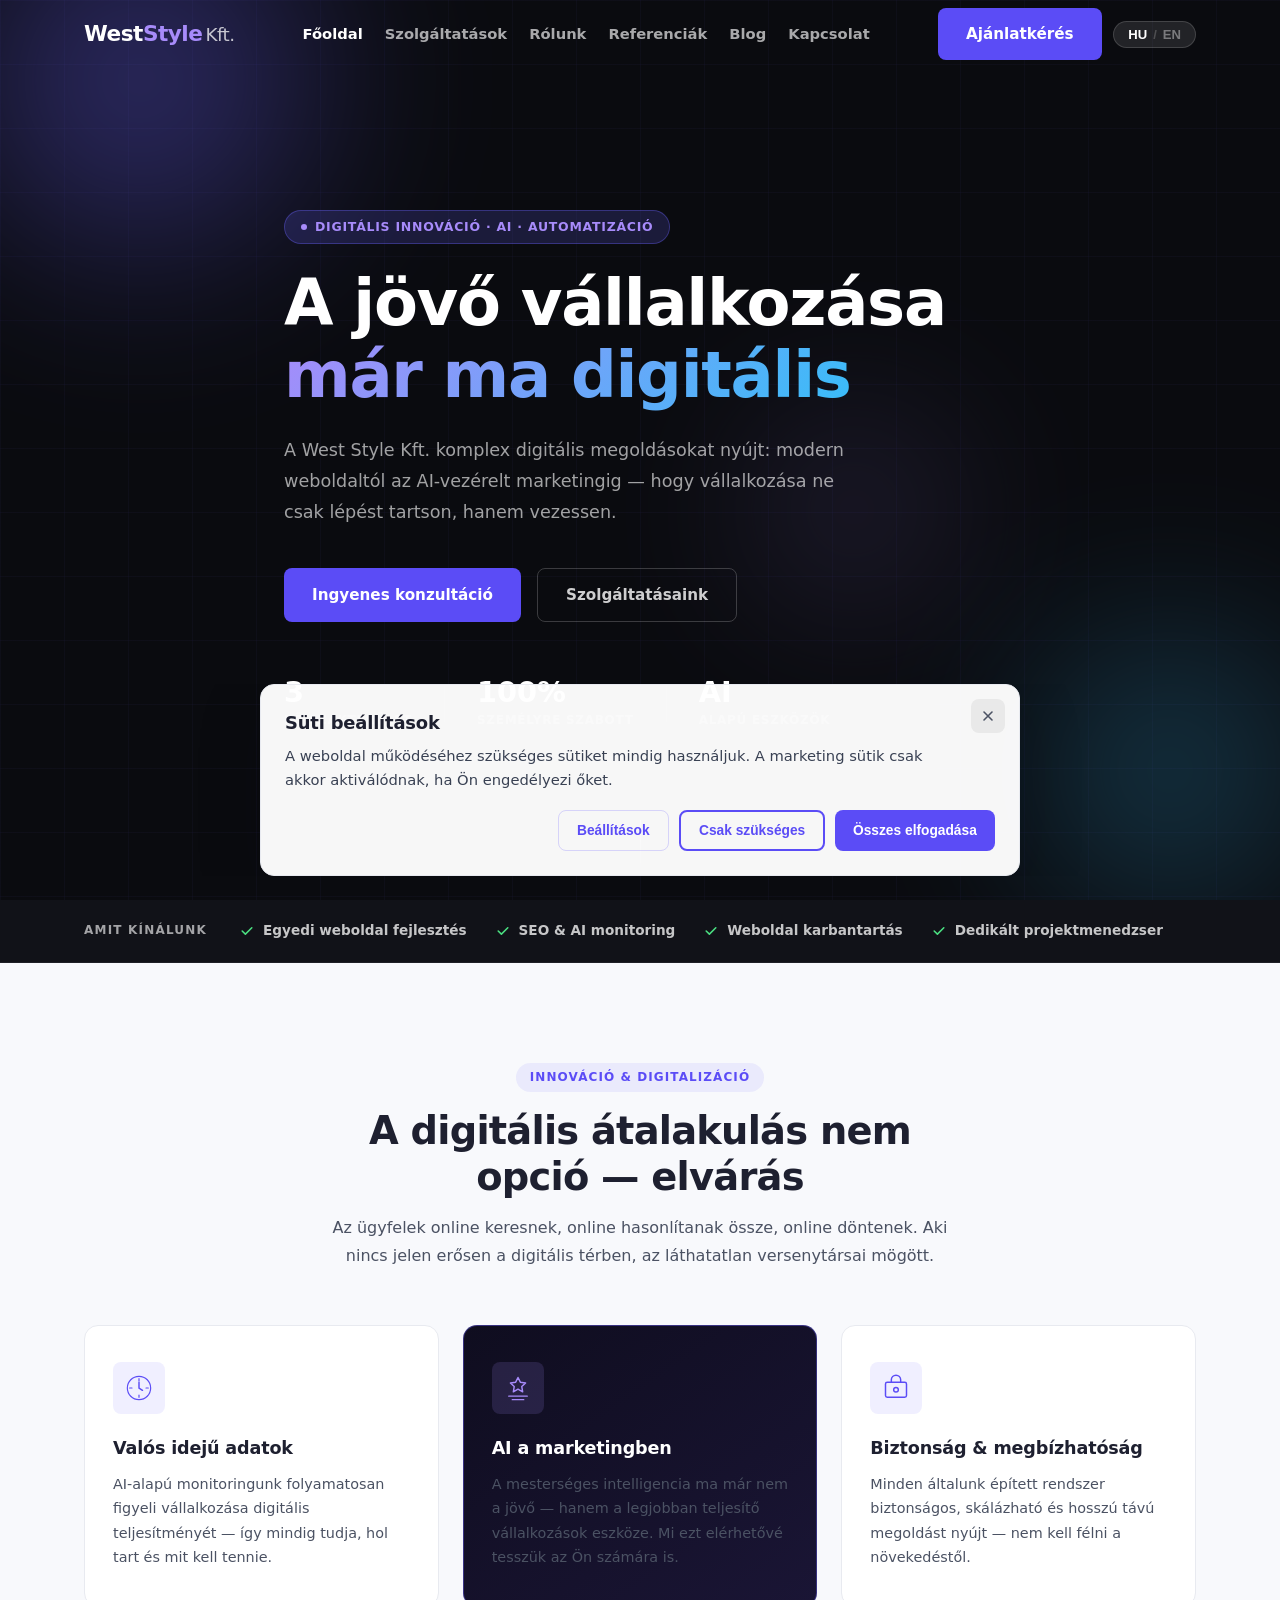
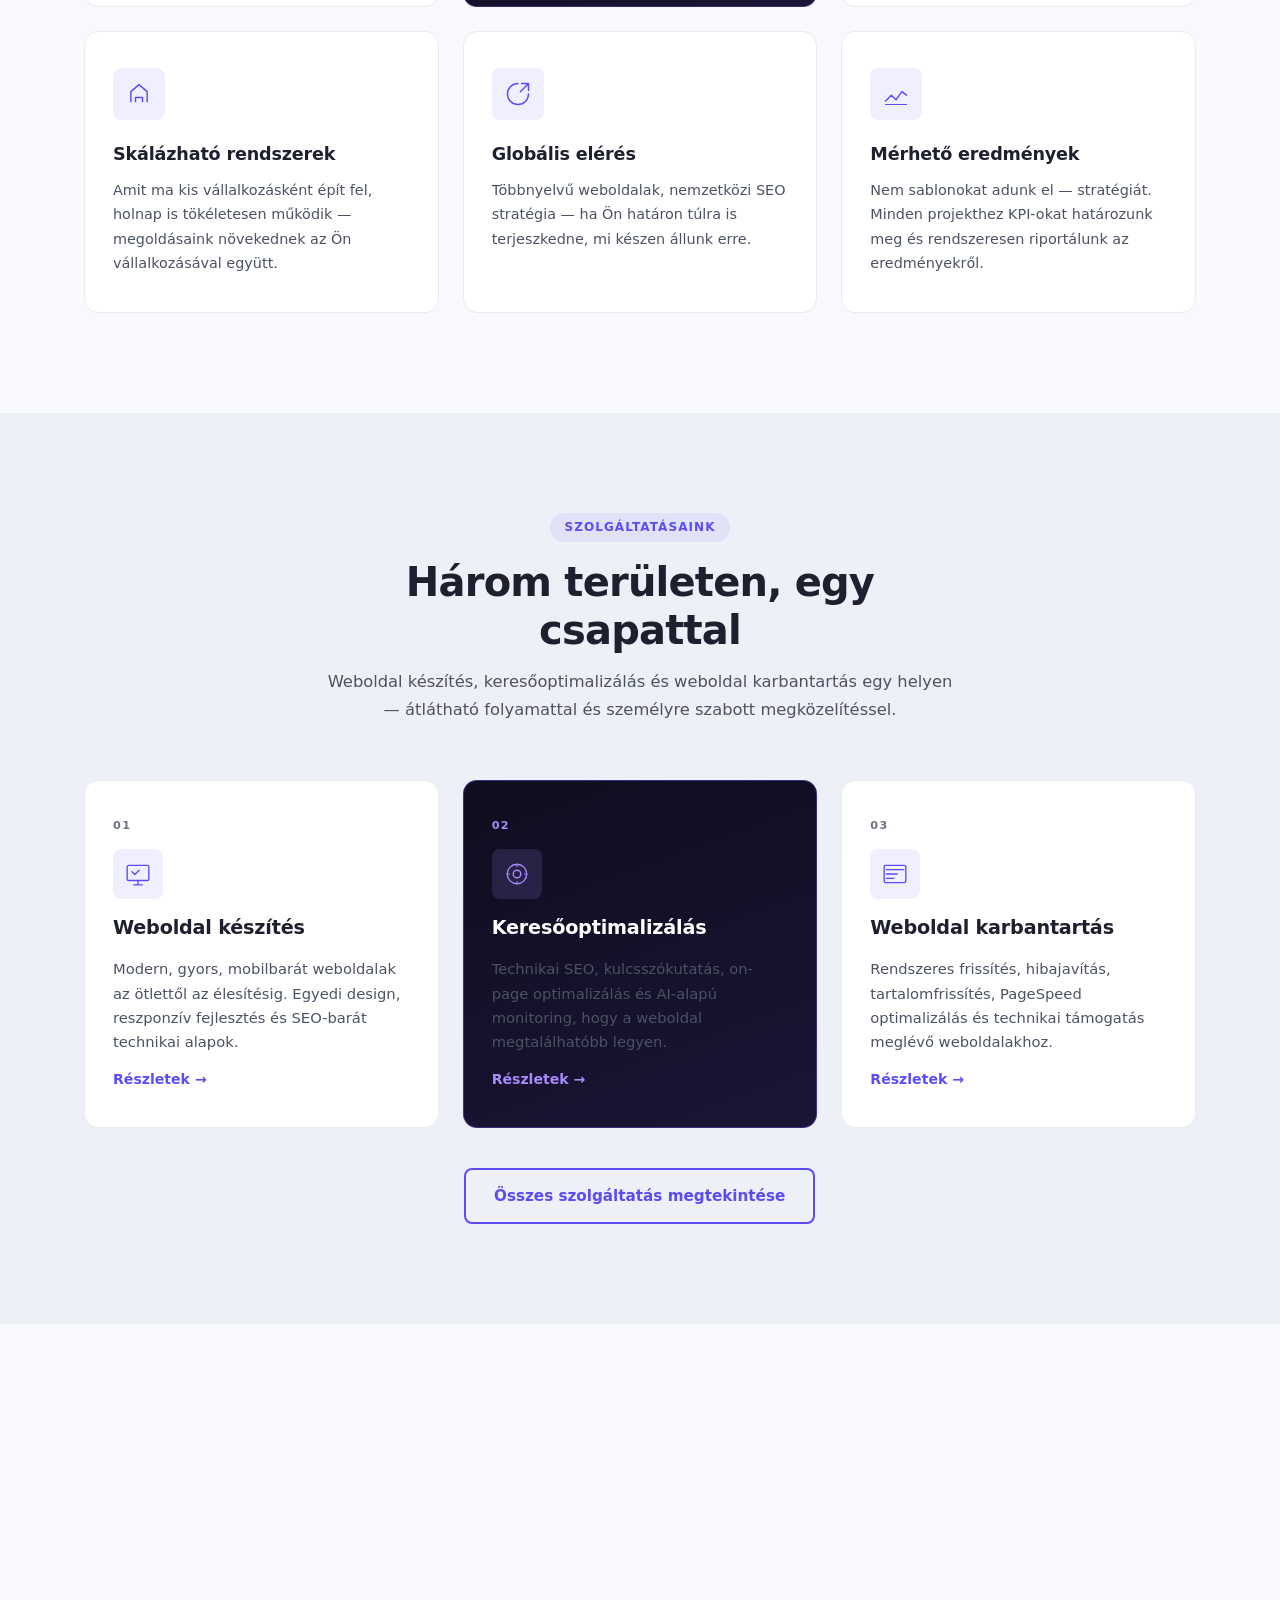
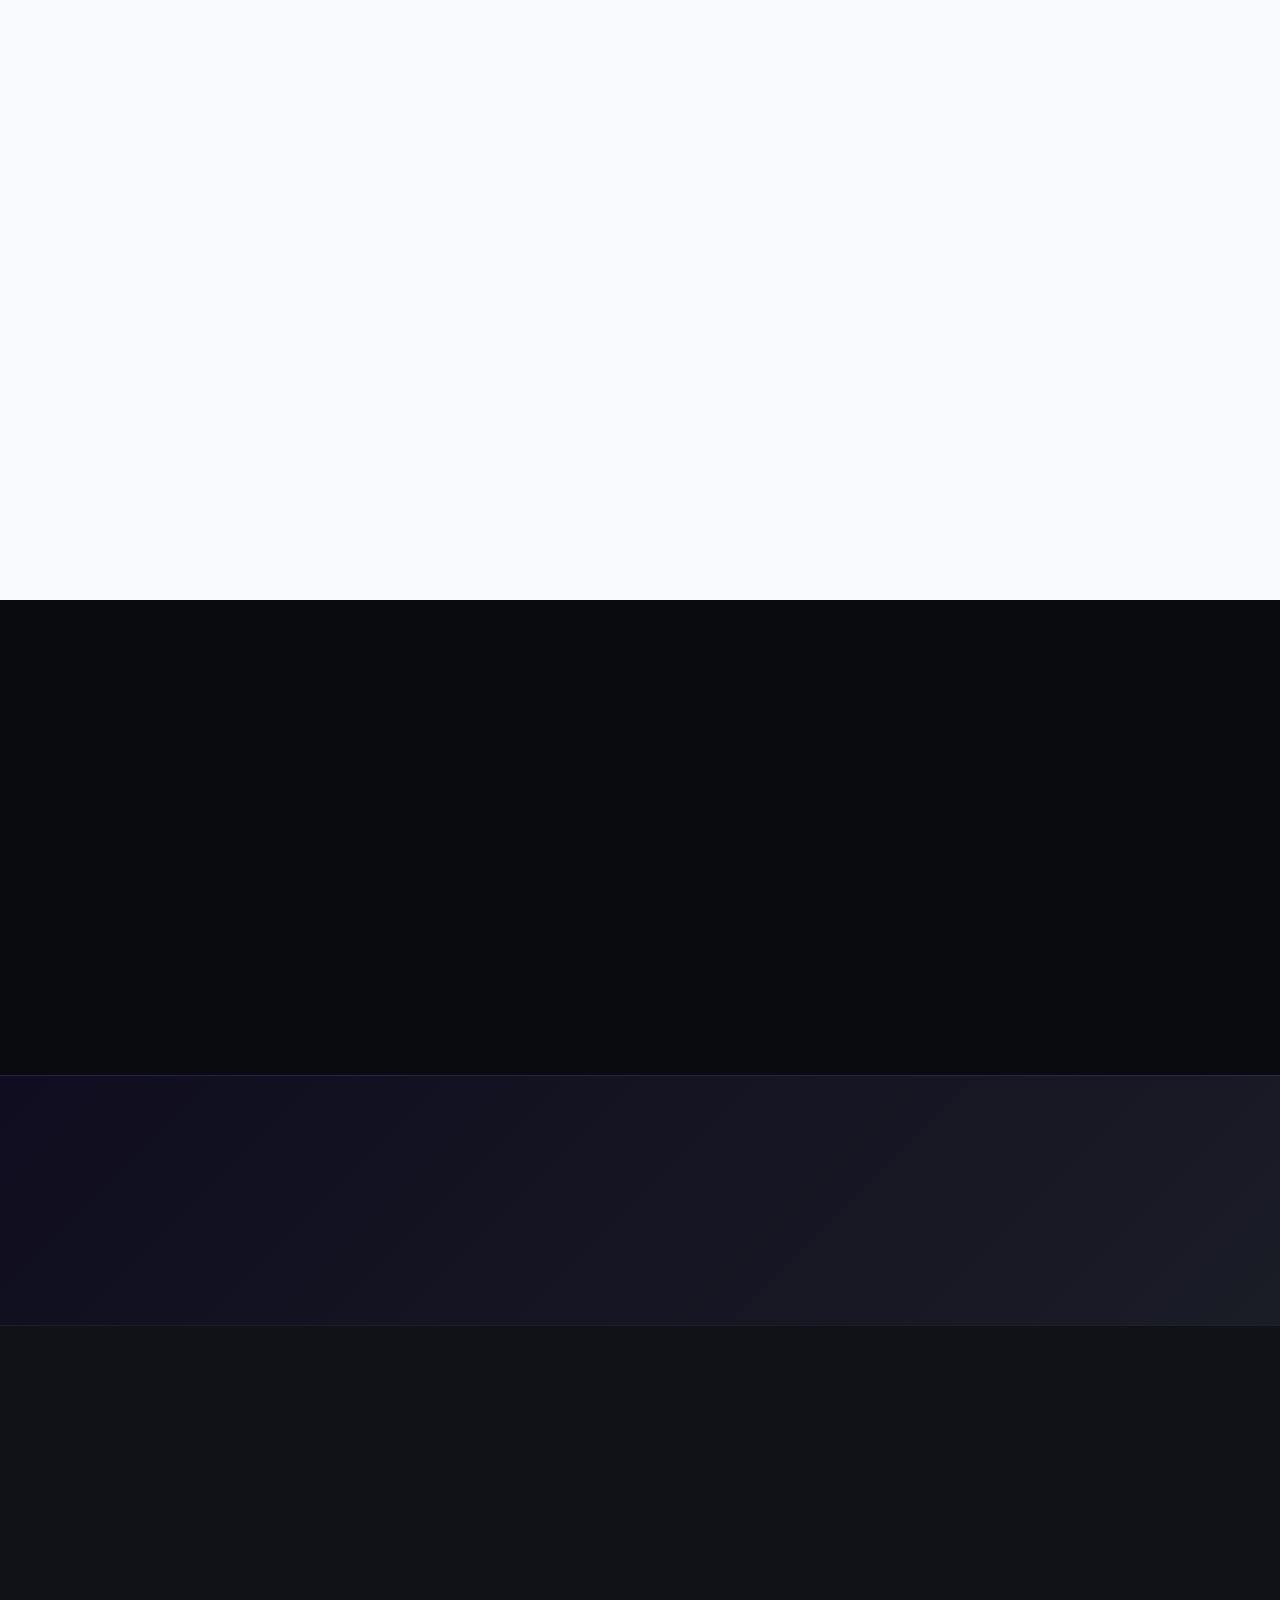
<file: index.html>
﻿<!DOCTYPE html>
<html lang="hu">
<head>
  <meta charset="UTF-8" />
  <meta name="viewport" content="width=device-width, initial-scale=1.0" />
  <title>Weboldal Készítés és SEO Mosonmagyaróváron | West Style Kft.</title>
  <meta name="description" content="Weboldal készítés, keresőoptimalizálás (SEO) és AI-alapú marketing megoldások vállalkozásoknak. Nézd meg, hogyan segíthetünk digitálisan növekedni!" />
  <link rel="canonical" href="https://weststylee.hu/" />
  <style>
    *,*::before,*::after{box-sizing:border-box;margin:0;padding:0}:root{--dark:#0a0b0f;--dark-2:#111218;--accent:#5b4cf6;--accent-2:#a78bfa;--accent-3:#38bdf8;--light:#f8f9fc;--text:#1e2030;--white:#fff;--radius-sm:8px;--transition:.25s cubic-bezier(.4,0,.2,1)}html{scroll-behavior:smooth;font-size:16px}body{font-family:system-ui,-apple-system,BlinkMacSystemFont,"Segoe UI",sans-serif;background:var(--light);color:var(--text);line-height:1.6;overflow-x:hidden}.container{width:100%;max-width:1160px;margin:0 auto;padding:0 24px}a{text-decoration:none;color:inherit}.navbar{position:fixed;top:0;left:0;right:0;z-index:100;padding:0;transition:background var(--transition),box-shadow var(--transition)}.navbar.scrolled{background:rgba(10,11,15,.92);backdrop-filter:blur(16px);box-shadow:0 1px 0 rgba(255,255,255,.06)}.nav-inner{display:flex;align-items:center;justify-content:space-between;height:68px}.logo{display:inline-flex;align-items:baseline;font-size:1.35rem;font-weight:700;letter-spacing:-.5px;white-space:nowrap}.logo-west{color:var(--white)}.logo-style{color:var(--accent-2)}.logo-kft{color:rgba(255,255,255,.74);font-weight:400;font-size:.85em;margin-left:3px}.nav-links{display:flex;gap:22px}.nav-links a{color:rgba(255,255,255,.65);font-size:.92rem;font-weight:600}.nav-links a:hover,.nav-links a.nav-active{color:var(--white)}.nav-right{display:flex;align-items:center;gap:12px}.btn{display:inline-flex;align-items:center;justify-content:center;gap:8px;padding:14px 28px;border-radius:var(--radius-sm);font-size:.95rem;font-weight:600;cursor:pointer;border:none}.btn-primary{background:var(--accent);color:var(--white)}.btn-sm{padding:8px 18px;font-size:.85rem}.btn-ghost{background:transparent;color:rgba(255,255,255,.8);border:1px solid rgba(255,255,255,.2)}.lang-toggle{background:rgba(255,255,255,.1);border:1px solid rgba(255,255,255,.15);border-radius:20px;padding:5px 14px;cursor:pointer;display:flex;align-items:center;gap:6px;font-size:.82rem;font-weight:600}.lang-hu,.lang-en{color:rgba(255,255,255,.4)}.lang-hu.active,.lang-en.active{color:var(--white)}.lang-sep{color:rgba(255,255,255,.2)}.hamburger{display:none;flex-direction:column;gap:5px;background:none;border:none;cursor:pointer;padding:4px}.hamburger span{display:block;width:24px;height:2px;background:var(--white);border-radius:2px}.hero,.page-hero{background:var(--dark);position:relative;overflow:hidden}.hero{min-height:100vh;display:flex;align-items:center;padding:120px 0 80px}.hero-bg,.page-hero-bg{position:absolute;inset:0;pointer-events:none}.hero-orb{position:absolute;border-radius:50%;filter:blur(80px);opacity:.45}.orb1{width:520px;height:520px;background:radial-gradient(circle,#6c63ff 0%,transparent 70%);top:-180px;left:-120px}.orb2{width:420px;height:420px;background:radial-gradient(circle,#38bdf8 0%,transparent 70%);bottom:-80px;right:-100px;opacity:.3}.orb3{width:300px;height:300px;background:radial-gradient(circle,#a78bfa 0%,transparent 70%);top:40%;left:55%;opacity:.2}.hero-grid{position:absolute;inset:0;background-image:linear-gradient(rgba(108,99,255,.04) 1px,transparent 1px),linear-gradient(90deg,rgba(108,99,255,.04) 1px,transparent 1px);background-size:64px 64px}.hero-content,.page-hero-content{position:relative;z-index:2}.hero-content{max-width:760px}.hero-badge{display:inline-flex;align-items:center;gap:8px;background:rgba(108,99,255,.18);border:1px solid rgba(108,99,255,.35);color:var(--accent-2);padding:6px 16px;border-radius:20px;font-size:.78rem;font-weight:600;letter-spacing:.06em;text-transform:uppercase;margin-bottom:24px}.hero-title{font-size:clamp(2.4rem,5.5vw,4rem);font-weight:700;line-height:1.12;color:var(--white);margin-bottom:24px;letter-spacing:-.02em}.gradient-text{background:linear-gradient(135deg,var(--accent-2) 0%,var(--accent-3) 100%);-webkit-background-clip:text;-webkit-text-fill-color:transparent;background-clip:text}.hero-sub{font-size:1.1rem;color:rgba(255,255,255,.62);max-width:580px;margin-bottom:40px;line-height:1.75}.hero-actions{display:flex;gap:16px;flex-wrap:wrap;margin-bottom:56px}.hero-stats{display:flex;align-items:center;gap:32px}.stat{display:flex;flex-direction:column;gap:4px}.stat-num{font-size:1.8rem;font-weight:700;color:var(--white);line-height:1}.stat-label{font-size:.75rem;color:rgba(255,255,255,.4);font-weight:600;letter-spacing:.06em;text-transform:uppercase}.stat-divider{width:1px;height:36px;background:rgba(255,255,255,.1)}.page-hero{padding:140px 0 72px}.breadcrumb{display:flex;align-items:center;gap:8px;font-size:.82rem;color:rgba(255,255,255,.35);margin-bottom:20px}.breadcrumb a{color:rgba(255,255,255,.35)}.breadcrumb span{color:rgba(255,255,255,.2)}.page-hero-content h1{font-size:clamp(2rem,4.5vw,3.2rem);font-weight:700;color:var(--white);letter-spacing:-.03em;margin-bottom:16px;line-height:1.15}.page-hero-content p{font-size:1.05rem;color:rgba(255,255,255,.55);max-width:520px;line-height:1.7}@media (max-width:960px){.nav-inner{gap:16px}.nav-links{display:none;position:absolute;top:68px;left:0;right:0;background:rgba(10,11,15,.96);backdrop-filter:blur(16px);flex-direction:column;padding:24px;gap:20px}.nav-links.open{display:flex}.hamburger{display:flex}}@media (max-width:720px){.btn-sm{display:none}.hero-stats{flex-wrap:wrap;gap:16px}.hero-orb{filter:blur(56px);opacity:.34}.hero-scroll{display:none}}@media (max-width:480px){.container{padding:0 18px}.nav-inner{gap:10px}.nav-right{gap:8px}.logo{font-size:1.2rem}.lang-toggle{padding:5px 10px}.hero-title{font-size:2rem}.hero-actions .btn{width:100%}.page-hero{padding:116px 0 56px}}
  </style>
  <link rel="preload" href="style.css" as="style" onload="this.onload=null;this.rel='stylesheet'" />
  <noscript><link rel="stylesheet" href="style.css" /></noscript>
  
  
  
  
  
  
  
  
  
  
  
  <script type="application/ld+json">
{
  "@context": "https://schema.org",
  "@type": "Organization",
  "name": "West Style Kft.",
  "url": "https://weststylee.hu",
  "logo": "https://weststylee.hu/images/logo.png",
  "description": "West Style Kft. weboldal készítéssel, keresőoptimalizálással és weboldal karbantartással segíti vállalkozásait a stabil online jelenlétben.",
  "foundingLocation": {
    "@type": "Place",
    "address": {
      "@type": "PostalAddress",
      "addressCountry": "HU"
    }
  },
  "knowsAbout": [
    "Weboldal készítés",
    "SEO optimalizálás",
    "AI marketing",
    "Reszponzív webdesign",
    "Online marketing"
  ],
  "sameAs": [
    "https://weststylee.hu/rolunk"
  ]
}
</script>
  <script type="application/ld+json">
{
  "@context": "https://schema.org",
  "@type": "WebSite",
  "name": "West Style Kft.",
  "url": "https://weststylee.hu/",
  "inLanguage": "hu-HU",
  "publisher": {
    "@type": "Organization",
    "name": "West Style Kft.",
    "url": "https://weststylee.hu/"
  }
}
</script>
</head>
<body>

  <!-- NAVBAR -->
  <header class="navbar" id="navbar">
    <div class="container nav-inner">
      <a href="index.html" class="logo">
        <span class="logo-west">West</span><span class="logo-style">Style</span>
        <span class="logo-kft">Kft.</span>
      </a>
      <nav class="nav-links" id="nav-links">
        <a href="index.html" class="nav-active" data-i18n="nav.home">Főoldal</a>
        <a href="szolgaltatasok.html" data-i18n="nav.services">Szolgáltatások</a>
        <a href="rolunk.html" data-i18n="nav.about">Rólunk</a>
        <a href="referenciak.html" data-i18n="nav.references">Referenciák</a>
        <a href="blog.html">Blog</a>
        <a href="kapcsolat.html" data-i18n="nav.contact">Kapcsolat</a>
      </nav>
      <div class="nav-right">
        <a href="kapcsolat.html" class="btn btn-primary btn-sm" data-i18n="nav.cta">Ajánlatkérés</a>
        <button class="lang-toggle" id="langToggle" type="button" aria-label="Nyelvváltás">
          <span class="lang-hu active" id="langHU">HU</span>
          <span class="lang-sep">/</span>
          <span class="lang-en" id="langEN">EN</span>
        </button>
        <button class="hamburger" id="hamburger" type="button" aria-label="Menü megnyitása" aria-controls="nav-links" aria-expanded="false">
          <span></span><span></span><span></span>
        </button>
      </div>
    </div>
  </header>

  
  <main>
<!-- HERO -->
  <section class="hero" id="hero">
    <div class="hero-bg">
      <div class="hero-orb orb1"></div>
      <div class="hero-orb orb2"></div>
      <div class="hero-orb orb3"></div>
      <div class="hero-grid"></div>
    </div>
    <div class="container hero-content">
      <div class="hero-badge" data-i18n="hero.badge">Digitális Innováció · AI · Automatizáció</div>
      <h1 class="hero-title">
        <span data-i18n="hero.title1">A jövő vállalkozása</span><br />
        <span class="gradient-text" data-i18n="hero.title2">már ma digitális</span>
      </h1>
      <p class="hero-sub" data-i18n="hero.sub">
        A West Style Kft. komplex digitális megoldásokat nyújt: modern weboldaltól az AI-vezérelt
        marketingig — hogy vállalkozása ne csak lépést tartson, hanem vezessen.
      </p>
      <div class="hero-actions">
        <a href="kapcsolat.html" class="btn btn-primary" data-i18n="hero.cta">Ingyenes konzultáció</a>
        <a href="szolgaltatasok.html" class="btn btn-ghost" data-i18n="hero.learn">Szolgáltatásaink</a>
      </div>
      <div class="hero-stats">
        <div class="stat">
          <span class="stat-num">3</span>
          <span class="stat-label" data-i18n="hero.stat1">Fő szakterület</span>
        </div>
        <div class="stat-divider"></div>
        <div class="stat">
          <span class="stat-num">100%</span>
          <span class="stat-label" data-i18n="hero.stat2">Személyre szabott</span>
        </div>
        <div class="stat-divider"></div>
        <div class="stat">
          <span class="stat-num">AI</span>
          <span class="stat-label" data-i18n="hero.stat3">Alapú eszközök</span>
        </div>
      </div>
    </div>
    <div class="hero-scroll"><div class="scroll-line"></div></div>
  </section>

  <!-- TRUST BAR -->
  <section class="trust-bar">
    <div class="container trust-inner">
      <span class="trust-label" data-i18n="trust.label">Amit kínálunk</span>
      <div class="trust-items">
        <div class="trust-item">
          <svg viewBox="0 0 20 20" fill="currentColor"><path fill-rule="evenodd" d="M16.707 5.293a1 1 0 010 1.414l-8 8a1 1 0 01-1.414 0l-4-4a1 1 0 011.414-1.414L8 12.586l7.293-7.293a1 1 0 011.414 0z" clip-rule="evenodd"/></svg>
          <span data-i18n="trust.i1">Egyedi weboldal fejlesztés</span>
        </div>
        <div class="trust-item">
          <svg viewBox="0 0 20 20" fill="currentColor"><path fill-rule="evenodd" d="M16.707 5.293a1 1 0 010 1.414l-8 8a1 1 0 01-1.414 0l-4-4a1 1 0 011.414-1.414L8 12.586l7.293-7.293a1 1 0 011.414 0z" clip-rule="evenodd"/></svg>
          <span data-i18n="trust.i2">SEO &amp; AI monitoring</span>
        </div>
        <div class="trust-item">
          <svg viewBox="0 0 20 20" fill="currentColor"><path fill-rule="evenodd" d="M16.707 5.293a1 1 0 010 1.414l-8 8a1 1 0 01-1.414 0l-4-4a1 1 0 011.414-1.414L8 12.586l7.293-7.293a1 1 0 011.414 0z" clip-rule="evenodd"/></svg>
          <span data-i18n="trust.i3">Weboldal karbantartás</span>
        </div>
        <div class="trust-item">
          <svg viewBox="0 0 20 20" fill="currentColor"><path fill-rule="evenodd" d="M16.707 5.293a1 1 0 010 1.414l-8 8a1 1 0 01-1.414 0l-4-4a1 1 0 011.414-1.414L8 12.586l7.293-7.293a1 1 0 011.414 0z" clip-rule="evenodd"/></svg>
          <span data-i18n="trust.i4">Dedikált projektmenedzser</span>
        </div>
      </div>
    </div>
  </section>

  <!-- INNOVATION SECTION -->
  <section class="innovation" id="innovation">
    <div class="container">
      <div class="inno-header fade-in">
        <span class="section-tag" data-i18n="inno.tag">Innováció &amp; Digitalizáció</span>
        <h2 data-i18n="inno.title">A digitális átalakulás nem opció — elvárás</h2>
        <p data-i18n="inno.sub">Az ügyfelek online keresnek, online hasonlítanak össze, online döntenek. Aki nincs jelen erősen a digitális térben, az láthatatlan versenytársai mögött.</p>
      </div>
      <div class="inno-grid">
        <div class="inno-card fade-in">
          <div class="inno-icon">
            <svg viewBox="0 0 48 48" fill="none"><circle cx="24" cy="24" r="20" stroke="currentColor" stroke-width="2"/><path d="M24 14v10l6 4" stroke="currentColor" stroke-width="2.5" stroke-linecap="round"/><path d="M8 24h4M36 24h4M24 8v4M24 36v4" stroke="currentColor" stroke-width="2" stroke-linecap="round"/></svg>
          </div>
          <h3 data-i18n="inno.c1.title">Valós idejű adatok</h3>
          <p data-i18n="inno.c1.desc">AI-alapú monitoringunk folyamatosan figyeli vállalkozása digitális teljesítményét — így mindig tudja, hol tart és mit kell tennie.</p>
        </div>
        <div class="inno-card inno-featured fade-in">
          <div class="inno-icon">
            <svg viewBox="0 0 48 48" fill="none"><path d="M24 6l4 8 9 1.3-6.5 6.3 1.5 9L24 26l-8 4.6 1.5-9L11 15.3l9-1.3z" stroke="currentColor" stroke-width="2.5" stroke-linejoin="round"/><path d="M8 38h32M14 44h20" stroke="currentColor" stroke-width="2" stroke-linecap="round"/></svg>
          </div>
          <h3 data-i18n="inno.c2.title">AI a marketingben</h3>
          <p data-i18n="inno.c2.desc">A mesterséges intelligencia ma már nem a jövő — hanem a legjobban teljesítő vállalkozások eszköze. Mi ezt elérhetővé tesszük az Ön számára is.</p>
        </div>
        <div class="inno-card fade-in">
          <div class="inno-icon">
            <svg viewBox="0 0 48 48" fill="none"><rect x="6" y="14" width="36" height="26" rx="3" stroke="currentColor" stroke-width="2.5"/><path d="M16 14V10a8 8 0 0116 0v4" stroke="currentColor" stroke-width="2.5" stroke-linecap="round"/><circle cx="24" cy="27" r="4" stroke="currentColor" stroke-width="2.5"/></svg>
          </div>
          <h3 data-i18n="inno.c3.title">Biztonság &amp; megbízhatóság</h3>
          <p data-i18n="inno.c3.desc">Minden általunk épített rendszer biztonságos, skálázható és hosszú távú megoldást nyújt — nem kell félni a növekedéstől.</p>
        </div>
        <div class="inno-card fade-in">
          <div class="inno-icon">
            <svg viewBox="0 0 48 48" fill="none"><path d="M10 38V20l14-12 14 12v18" stroke="currentColor" stroke-width="2.5" stroke-linejoin="round"/><path d="M18 38v-8h12v8" stroke="currentColor" stroke-width="2.5" stroke-linejoin="round"/></svg>
          </div>
          <h3 data-i18n="inno.c4.title">Skálázható rendszerek</h3>
          <p data-i18n="inno.c4.desc">Amit ma kis vállalkozásként épít fel, holnap is tökéletesen működik — megoldásaink növekednek az Ön vállalkozásával együtt.</p>
        </div>
        <div class="inno-card fade-in">
          <div class="inno-icon">
            <svg viewBox="0 0 48 48" fill="none"><path d="M24 6C14 6 6 14 6 24s8 18 18 18 18-8 18-18" stroke="currentColor" stroke-width="2.5" stroke-linecap="round"/><path d="M30 6l12 0 0 12M42 6L28 20" stroke="currentColor" stroke-width="2.5" stroke-linecap="round" stroke-linejoin="round"/></svg>
          </div>
          <h3 data-i18n="inno.c5.title">Globális elérés</h3>
          <p data-i18n="inno.c5.desc">Többnyelvű weboldalak, nemzetközi SEO stratégia — ha Ön határon túlra is terjeszkedne, mi készen állunk erre.</p>
        </div>
        <div class="inno-card fade-in">
          <div class="inno-icon">
            <svg viewBox="0 0 48 48" fill="none"><path d="M6 36l10-10 8 8 10-14 8 6" stroke="currentColor" stroke-width="2.5" stroke-linecap="round" stroke-linejoin="round"/><path d="M6 42h36" stroke="currentColor" stroke-width="2" stroke-linecap="round"/></svg>
          </div>
          <h3 data-i18n="inno.c6.title">Mérhető eredmények</h3>
          <p data-i18n="inno.c6.desc">Nem sablonokat adunk el — stratégiát. Minden projekthez KPI-okat határozunk meg és rendszeresen riportálunk az eredményekről.</p>
        </div>
      </div>
    </div>
  </section>

  <!-- SERVICES TEASER -->
  <section class="services-teaser" id="services">
    <div class="container">
      <div class="section-header fade-in">
        <span class="section-tag" data-i18n="st.tag">Szolgáltatásaink</span>
        <h2 data-i18n="st.title">Három területen, egy csapattal</h2>
        <p data-i18n="st.sub">Teljeskörű digitális jelenlét, egyetlen megbízható partnertől.</p>
      </div>
      <div class="st-grid">

        <div class="st-card fade-in">
          <div class="st-num">01</div>
          <div class="st-icon">
            <svg viewBox="0 0 48 48" fill="none"><rect x="4" y="8" width="40" height="28" rx="3" stroke="currentColor" stroke-width="2.5"/><path d="M16 44h16M24 36v8" stroke="currentColor" stroke-width="2.5" stroke-linecap="round"/><path d="M13 20l5 5 8-8" stroke="currentColor" stroke-width="2.5" stroke-linecap="round" stroke-linejoin="round"/></svg>
          </div>
          <h3>Weboldal készítés</h3>
          <p>Modern, gyors, mobilbarát weboldalak az ötlettől az élesítésig. Egyedi design, reszponzív fejlesztés és SEO-barát technikai alapok.</p>
          <a href="weboldal-keszites.html" class="st-link" aria-label="Weboldal készítés részletei" data-i18n-aria-label="st.s1.moreLabel">Részletek →</a>
        </div>

        <div class="st-card st-featured fade-in">
          <div class="st-num">02</div>
          <div class="st-icon">
            <svg viewBox="0 0 48 48" fill="none"><circle cx="24" cy="24" r="18" stroke="currentColor" stroke-width="2.5"/><circle cx="24" cy="24" r="7" stroke="currentColor" stroke-width="2.5"/><path d="M24 6v4M24 38v4M6 24h4M38 24h4" stroke="currentColor" stroke-width="2" stroke-linecap="round"/></svg>
          </div>
          <h3>Keresőoptimalizálás</h3>
          <p>Technikai SEO, kulcsszókutatás, on-page optimalizálás és AI-alapú monitoring, hogy a weboldal megtalálhatóbb legyen.</p>
          <a href="keresooptimalizalas.html" class="st-link" aria-label="Keresőoptimalizálás részletei" data-i18n-aria-label="st.s2.moreLabel">Részletek →</a>
        </div>

        <div class="st-card fade-in">
          <div class="st-num">03</div>
          <div class="st-icon">
            <svg viewBox="0 0 48 48" fill="none"><rect x="4" y="8" width="40" height="32" rx="3" stroke="currentColor" stroke-width="2.5"/><path d="M8 16h32M8 24h20M8 32h14" stroke="currentColor" stroke-width="2.5" stroke-linecap="round"/></svg>
          </div>
          <h3>Weboldal karbantartás</h3>
          <p>Rendszeres frissítés, hibajavítás, tartalomfrissítés, PageSpeed optimalizálás és technikai támogatás meglévő weboldalakhoz.</p>
          <a href="weboldal-karbantartas.html" class="st-link" aria-label="Weboldal karbantartás részletei" data-i18n-aria-label="st.s3.moreLabel">Részletek →</a>
        </div>

      </div>
      <div class="st-cta fade-in">
        <a href="szolgaltatasok.html" class="btn btn-outline" data-i18n="st.all">Összes szolgáltatás megtekintése</a>
      </div>
    </div>
  </section>

  <!-- ABOUT / COMPANY -->
  <section class="company" id="about">
    <div class="container company-inner">
      <div class="company-text fade-in">
        <span class="section-tag" data-i18n="co.tag">Rólunk</span>
        <h2 data-i18n="co.title">West Style Kft. — több mint egy ügynökség</h2>
        <p data-i18n="co.desc1">Nem sablonmegoldásokat értékesítünk. Minden ügyfélhez egyedileg közelítünk: megértjük az üzleti céljait, megvizsgáljuk a piacát, majd egy komplex digitális stratégiát dolgozunk ki — és véghez is visszük.</p>
        <p data-i18n="co.desc2">Csapatunk folyamatosan képzi magát a legújabb digitális trendekben és AI-eszközökben, hogy mindig a leghatékonyabb megoldást tudjuk nyújtani.</p>
        <div class="company-values">
          <div class="cv-item">
            <span class="cv-num">01</span>
            <div>
              <strong data-i18n="cv1.t">Átláthatóság</strong>
              <span data-i18n="cv1.d">Folyamatos kommunikáció, nincsenek rejtett költségek.</span>
            </div>
          </div>
          <div class="cv-item">
            <span class="cv-num">02</span>
            <div>
              <strong data-i18n="cv2.t">Eredményorientált</strong>
              <span data-i18n="cv2.d">Mérjük és optimalizáljuk a közös munkánk hatását.</span>
            </div>
          </div>
          <div class="cv-item">
            <span class="cv-num">03</span>
            <div>
              <strong data-i18n="cv3.t">Hosszú távú partnerség</strong>
              <span data-i18n="cv3.d">Nem projektet adunk el — valódi partneri kapcsolatot.</span>
            </div>
          </div>
        </div>
        <a href="rolunk.html" class="btn btn-primary" data-i18n="co.cta">Ismerjen meg minket</a>
      </div>
      <div class="company-visual fade-in">
        <div class="cv-graphic">
          <div class="cvg-ring r1"></div>
          <div class="cvg-ring r2"></div>
          <div class="cvg-ring r3"></div>
          <div class="cvg-center"><span>W</span></div>
          <div class="cvg-dot d1"></div>
          <div class="cvg-dot d2"></div>
          <div class="cvg-dot d3"></div>
          <div class="cvg-dot d4"></div>
          <div class="cvg-label l1" data-i18n="cvl.web">Web</div>
          <div class="cvg-label l4" data-i18n="cvl.seo">SEO</div>
          <div class="cvg-label l3" data-i18n="cvl.ai">AI</div>
          <div class="cvg-label l2" data-i18n="cvl.mkt">Marketing</div>
        </div>
      </div>
    </div>
  </section>

  <!-- PROCESS STRIP -->
  <section class="process">
    <div class="container">
      <div class="section-header fade-in">
        <span class="section-tag" data-i18n="proc.tag">Hogyan dolgozunk?</span>
        <h2 data-i18n="proc.title">Egyszerű, átlátható folyamat</h2>
      </div>
      <div class="proc-steps">
        <div class="proc-step fade-in">
          <div class="ps-num">1</div>
          <h3 data-i18n="ps1.t">Konzultáció</h3>
          <p data-i18n="ps1.d">Megismerjük vállalkozását, céljait és jelenlegi helyzetét.</p>
        </div>
        <div class="proc-arrow">→</div>
        <div class="proc-step fade-in">
          <div class="ps-num">2</div>
          <h3 data-i18n="ps2.t">Stratégia</h3>
          <p data-i18n="ps2.d">Egyedi digitális stratégiát dolgozunk ki az Ön céljaihoz.</p>
        </div>
        <div class="proc-arrow">→</div>
        <div class="proc-step fade-in">
          <div class="ps-num">3</div>
          <h3 data-i18n="ps3.t">Kivitelezés</h3>
          <p data-i18n="ps3.d">Megvalósítjuk a tervet — határidőre, teljes átláthatósággal.</p>
        </div>
        <div class="proc-arrow">→</div>
        <div class="proc-step fade-in">
          <div class="ps-num">4</div>
          <h3 data-i18n="ps4.t">Optimalizálás</h3>
          <p data-i18n="ps4.d">Mérjük az eredményeket és folyamatosan fejlesztünk.</p>
        </div>
      </div>
    </div>
  </section>

  <!-- CTA BANNER -->
  <section class="cta-banner">
    <div class="container cta-inner fade-in">
      <div class="cta-text">
        <h2 data-i18n="cta.title">Készen áll a digitális ugrásra?</h2>
        <p data-i18n="cta.sub">Kérjen ingyenes konzultációt — 24 órán belül visszahívjuk.</p>
      </div>
      <a href="kapcsolat.html" class="btn btn-primary btn-lg" data-i18n="cta.btn">Kapcsolatfelvétel</a>
    </div>
  </section>

  <!-- FOOTER -->
  </main>

  <footer class="footer">
    <div class="container footer-inner">
      <div class="footer-top">
        <div class="footer-brand">
          <a href="index.html" class="logo">
            <span class="logo-west">West</span><span class="logo-style">Style</span>
            <span class="logo-kft">Kft.</span>
          </a>
          <p data-i18n="footer.tagline">Digitális megoldások, valódi eredmények.</p>
        </div>
        <div class="footer-nav">
          <span class="fn-title" data-i18n="footer.nav">Navigáció</span>
          <a href="index.html" data-i18n="nav.home">Főoldal</a>
          <a href="szolgaltatasok.html" data-i18n="nav.services">Szolgáltatások</a>
          <a href="rolunk.html" data-i18n="nav.about">Rólunk</a>
          <a href="referenciak.html" data-i18n="nav.references">Referenciák</a>
          <a href="blog.html">Blog</a>
        <a href="kapcsolat.html" data-i18n="nav.contact">Kapcsolat</a>
          <a href="aszf.html" data-i18n="legal.terms">ÁSZF</a>
          <a href="adatvedelem.html" data-i18n="legal.privacy">Adatvédelmi tájékoztató</a>
        </div>
        <div class="footer-nav">
          <span class="fn-title" data-i18n="footer.services">Szolgáltatások</span>
          <a href="weboldal-keszites.html">Weboldal készítés</a>
          <a href="keresooptimalizalas.html">Keresőoptimalizálás</a>
          <a href="weboldal-karbantartas.html">Weboldal karbantartás</a>
        </div>
        <div class="footer-contact-col">
          <span class="fn-title" data-i18n="footer.contactTitle">Elérhetőség</span>
          <a href="mailto:info@weststylee.hu">info@weststylee.hu</a>
          <a href="tel:+36306397354">+36 30 639 7354</a>
        </div>
      </div>
      <div class="footer-bottom">
        <p class="footer-copy">© 2026 West Style Kft. <span data-i18n="footer.rights">Minden jog fenntartva.</span></p>
      </div>
    </div>
  </footer>

  <script src="script.min.js" defer></script>
</body>
</html>
</file>
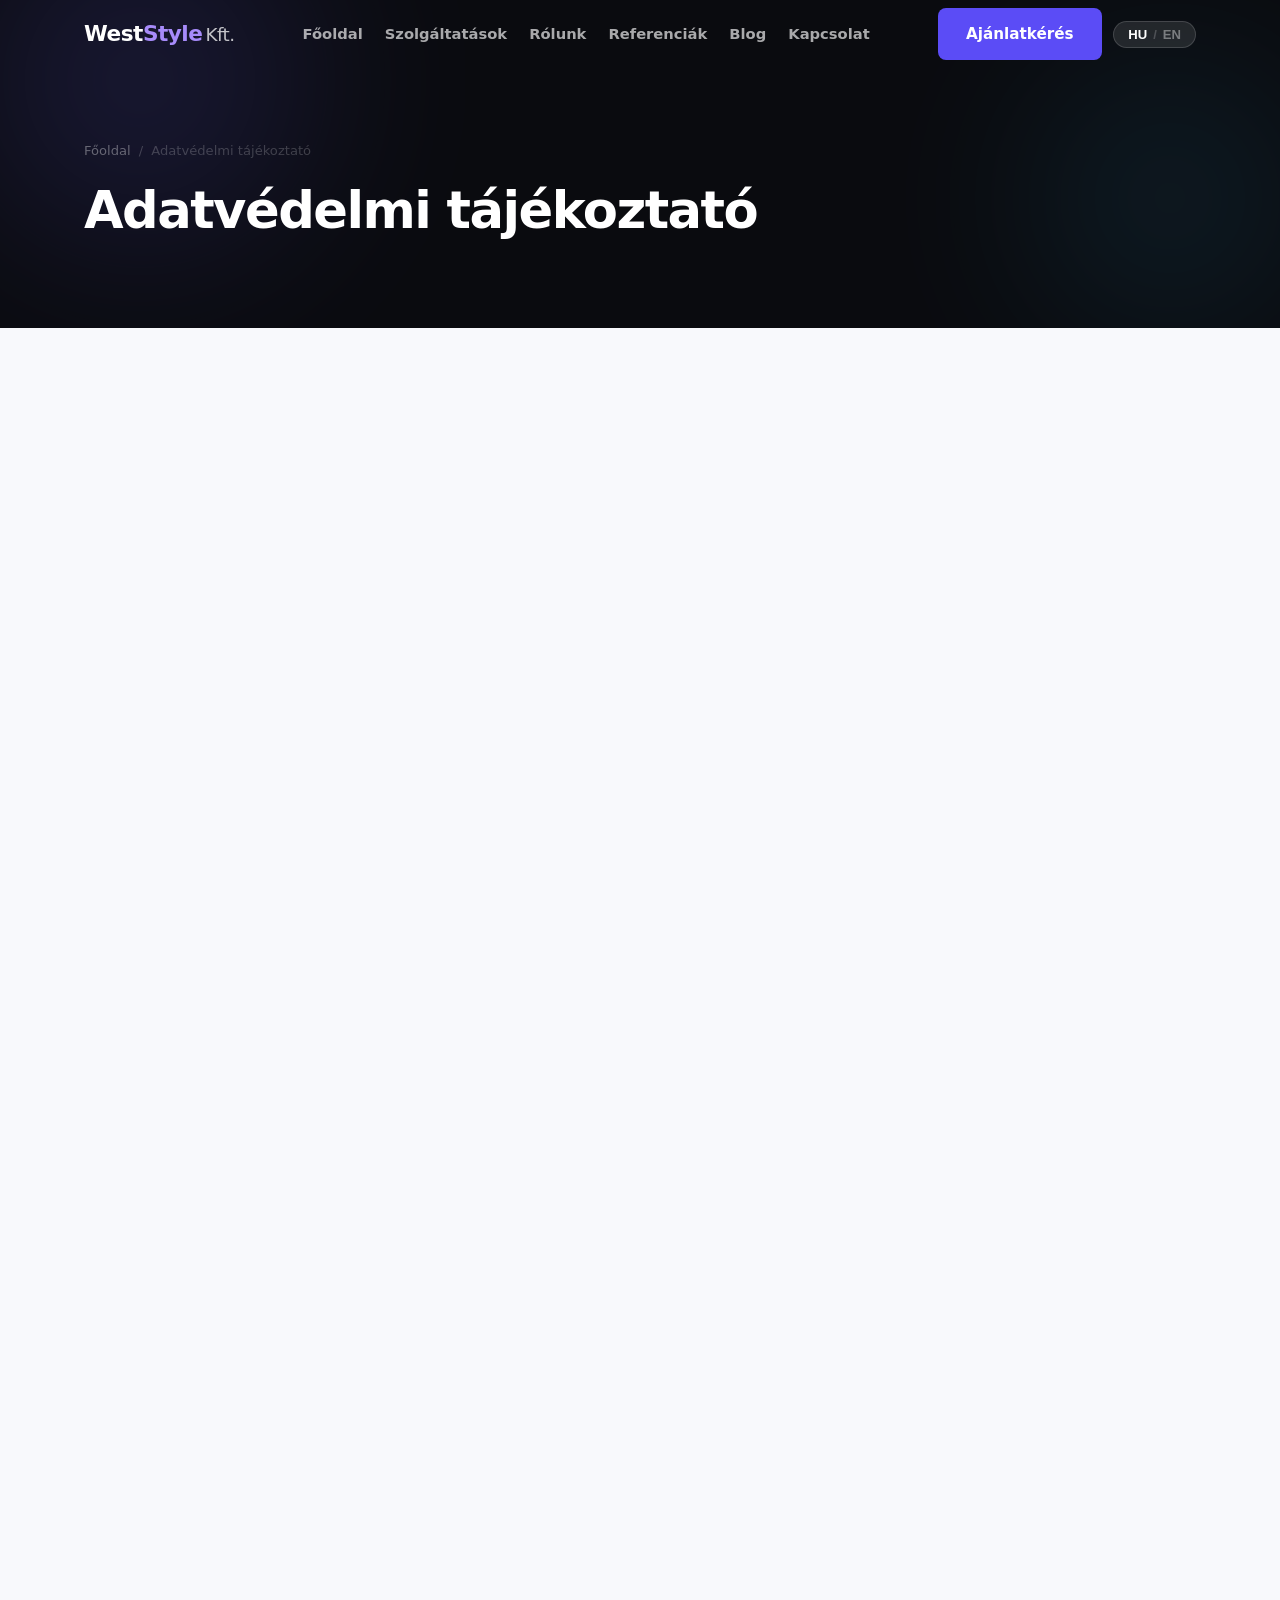
<file: adatvedelem.html>
﻿<!DOCTYPE html>
<html lang="hu">
<head>
  <meta charset="UTF-8" />
  <meta name="viewport" content="width=device-width, initial-scale=1.0" />
  <title>Adatvédelmi Tájékoztató | GDPR Megfelelőség | West Style Kft.</title>
  <meta name="description" content="Professzionális weboldal készítés, SEO optimalizálás és AI marketing megoldások kis- és középvállalkozások számára. Kérjen ajánlatot még ma!" />
  <link rel="canonical" href="https://weststylee.hu/adatvedelem" />
  <style>
    *,*::before,*::after{box-sizing:border-box;margin:0;padding:0}:root{--dark:#0a0b0f;--dark-2:#111218;--accent:#5b4cf6;--accent-2:#a78bfa;--accent-3:#38bdf8;--light:#f8f9fc;--text:#1e2030;--white:#fff;--radius-sm:8px;--transition:.25s cubic-bezier(.4,0,.2,1)}html{scroll-behavior:smooth;font-size:16px}body{font-family:system-ui,-apple-system,BlinkMacSystemFont,"Segoe UI",sans-serif;background:var(--light);color:var(--text);line-height:1.6;overflow-x:hidden}.container{width:100%;max-width:1160px;margin:0 auto;padding:0 24px}a{text-decoration:none;color:inherit}.navbar{position:fixed;top:0;left:0;right:0;z-index:100;padding:0;transition:background var(--transition),box-shadow var(--transition)}.navbar.scrolled{background:rgba(10,11,15,.92);backdrop-filter:blur(16px);box-shadow:0 1px 0 rgba(255,255,255,.06)}.nav-inner{display:flex;align-items:center;justify-content:space-between;height:68px}.logo{display:inline-flex;align-items:baseline;font-size:1.35rem;font-weight:700;letter-spacing:-.5px;white-space:nowrap}.logo-west{color:var(--white)}.logo-style{color:var(--accent-2)}.logo-kft{color:rgba(255,255,255,.74);font-weight:400;font-size:.85em;margin-left:3px}.nav-links{display:flex;gap:22px}.nav-links a{color:rgba(255,255,255,.65);font-size:.92rem;font-weight:600}.nav-links a:hover,.nav-links a.nav-active{color:var(--white)}.nav-right{display:flex;align-items:center;gap:12px}.btn{display:inline-flex;align-items:center;justify-content:center;gap:8px;padding:14px 28px;border-radius:var(--radius-sm);font-size:.95rem;font-weight:600;cursor:pointer;border:none}.btn-primary{background:var(--accent);color:var(--white)}.btn-sm{padding:8px 18px;font-size:.85rem}.btn-ghost{background:transparent;color:rgba(255,255,255,.8);border:1px solid rgba(255,255,255,.2)}.lang-toggle{background:rgba(255,255,255,.1);border:1px solid rgba(255,255,255,.15);border-radius:20px;padding:5px 14px;cursor:pointer;display:flex;align-items:center;gap:6px;font-size:.82rem;font-weight:600}.lang-hu,.lang-en{color:rgba(255,255,255,.4)}.lang-hu.active,.lang-en.active{color:var(--white)}.lang-sep{color:rgba(255,255,255,.2)}.hamburger{display:none;flex-direction:column;gap:5px;background:none;border:none;cursor:pointer;padding:4px}.hamburger span{display:block;width:24px;height:2px;background:var(--white);border-radius:2px}.hero,.page-hero{background:var(--dark);position:relative;overflow:hidden}.hero{min-height:100vh;display:flex;align-items:center;padding:120px 0 80px}.hero-bg,.page-hero-bg{position:absolute;inset:0;pointer-events:none}.hero-orb{position:absolute;border-radius:50%;filter:blur(80px);opacity:.45}.orb1{width:520px;height:520px;background:radial-gradient(circle,#6c63ff 0%,transparent 70%);top:-180px;left:-120px}.orb2{width:420px;height:420px;background:radial-gradient(circle,#38bdf8 0%,transparent 70%);bottom:-80px;right:-100px;opacity:.3}.orb3{width:300px;height:300px;background:radial-gradient(circle,#a78bfa 0%,transparent 70%);top:40%;left:55%;opacity:.2}.hero-grid{position:absolute;inset:0;background-image:linear-gradient(rgba(108,99,255,.04) 1px,transparent 1px),linear-gradient(90deg,rgba(108,99,255,.04) 1px,transparent 1px);background-size:64px 64px}.hero-content,.page-hero-content{position:relative;z-index:2}.hero-content{max-width:760px}.hero-badge{display:inline-flex;align-items:center;gap:8px;background:rgba(108,99,255,.18);border:1px solid rgba(108,99,255,.35);color:var(--accent-2);padding:6px 16px;border-radius:20px;font-size:.78rem;font-weight:600;letter-spacing:.06em;text-transform:uppercase;margin-bottom:24px}.hero-title{font-size:clamp(2.4rem,5.5vw,4rem);font-weight:700;line-height:1.12;color:var(--white);margin-bottom:24px;letter-spacing:-.02em}.gradient-text{background:linear-gradient(135deg,var(--accent-2) 0%,var(--accent-3) 100%);-webkit-background-clip:text;-webkit-text-fill-color:transparent;background-clip:text}.hero-sub{font-size:1.1rem;color:rgba(255,255,255,.62);max-width:580px;margin-bottom:40px;line-height:1.75}.hero-actions{display:flex;gap:16px;flex-wrap:wrap;margin-bottom:56px}.hero-stats{display:flex;align-items:center;gap:32px}.stat{display:flex;flex-direction:column;gap:4px}.stat-num{font-size:1.8rem;font-weight:700;color:var(--white);line-height:1}.stat-label{font-size:.75rem;color:rgba(255,255,255,.4);font-weight:600;letter-spacing:.06em;text-transform:uppercase}.stat-divider{width:1px;height:36px;background:rgba(255,255,255,.1)}.page-hero{padding:140px 0 72px}.breadcrumb{display:flex;align-items:center;gap:8px;font-size:.82rem;color:rgba(255,255,255,.35);margin-bottom:20px}.breadcrumb a{color:rgba(255,255,255,.35)}.breadcrumb span{color:rgba(255,255,255,.2)}.page-hero-content h1{font-size:clamp(2rem,4.5vw,3.2rem);font-weight:700;color:var(--white);letter-spacing:-.03em;margin-bottom:16px;line-height:1.15}.page-hero-content p{font-size:1.05rem;color:rgba(255,255,255,.55);max-width:520px;line-height:1.7}@media (max-width:960px){.nav-inner{gap:16px}.nav-links{display:none;position:absolute;top:68px;left:0;right:0;background:rgba(10,11,15,.96);backdrop-filter:blur(16px);flex-direction:column;padding:24px;gap:20px}.nav-links.open{display:flex}.hamburger{display:flex}}@media (max-width:720px){.btn-sm{display:none}.hero-stats{flex-wrap:wrap;gap:16px}.hero-orb{filter:blur(56px);opacity:.34}.hero-scroll{display:none}}@media (max-width:480px){.container{padding:0 18px}.nav-inner{gap:10px}.nav-right{gap:8px}.logo{font-size:1.2rem}.lang-toggle{padding:5px 10px}.hero-title{font-size:2rem}.hero-actions .btn{width:100%}.page-hero{padding:116px 0 56px}}
  </style>
  <link rel="preload" href="style.css" as="style" onload="this.onload=null;this.rel='stylesheet'" />
  <noscript><link rel="stylesheet" href="style.css" /></noscript>
  
  
  
  
  
  
  <script type="application/ld+json">
{
  "@context": "https://schema.org",
  "@type": "ItemList",
  "name": "West Style Kft. Szolgáltatások",
  "url": "https://weststylee.hu/szolgaltatasok",
  "itemListElement": [
    {
      "@type": "Service",
      "position": 1,
      "name": "Weboldal készítés",
      "description": "Egyedi, reszponzív weboldalak tervezése és fejlesztése kis- és középvállalkozások számára.",
      "provider": {
        "@type": "Organization",
        "name": "West Style Kft.",
        "url": "https://weststylee.hu"
      }
    },
    {
      "@type": "Service",
      "position": 2,
      "name": "SEO optimalizálás",
      "description": "Keresőmotor-optimalizálás, amellyel vállalkozása előrébb kerül a Google találatok között.",
      "provider": {
        "@type": "Organization",
        "name": "West Style Kft.",
        "url": "https://weststylee.hu"
      }
    },
    {
      "@type": "Service",
      "position": 3,
      "name": "AI marketing megoldások",
      "description": "Mesterséges intelligencián alapuló marketing eszközök és stratégiák modern vállalkozásoknak.",
      "provider": {
        "@type": "Organization",
        "name": "West Style Kft.",
        "url": "https://weststylee.hu"
      }
    }
  ]
}
</script>
</head>
<body>
  <header class="navbar" id="navbar">
    <div class="container nav-inner">
      <a href="index.html" class="logo">
        <span class="logo-west">West</span><span class="logo-style">Style</span>
        <span class="logo-kft">Kft.</span>
      </a>
      <nav class="nav-links" id="nav-links">
        <a href="index.html" data-i18n="nav.home">Főoldal</a>
        <a href="szolgaltatasok.html" data-i18n="nav.services">Szolgáltatások</a>
        <a href="rolunk.html" data-i18n="nav.about">Rólunk</a>
        <a href="referenciak.html" data-i18n="nav.references">Referenciák</a>
        <a href="blog.html">Blog</a>
        <a href="kapcsolat.html" data-i18n="nav.contact">Kapcsolat</a>
      </nav>
      <div class="nav-right">
        <a href="kapcsolat.html" class="btn btn-primary btn-sm" data-i18n="nav.cta">Ajánlatkérés</a>
        <button class="lang-toggle" id="langToggle" type="button" aria-label="Nyelvváltás">
          <span class="lang-hu active" id="langHU">HU</span>
          <span class="lang-sep">/</span>
          <span class="lang-en" id="langEN">EN</span>
        </button>
        <button class="hamburger" id="hamburger" type="button" aria-label="Menü megnyitása" aria-controls="nav-links" aria-expanded="false">
          <span></span><span></span><span></span>
        </button>
      </div>
    </div>
  </header>

  
  <main>
  <section class="page-hero">
    <div class="page-hero-bg">
      <div class="hero-orb orb1" style="opacity:.2"></div>
      <div class="hero-orb orb2" style="opacity:.12"></div>
    </div>
    <div class="container page-hero-content">
      <div class="breadcrumb">
        <a href="index.html" data-i18n="nav.home">Főoldal</a>
        <span>/</span>
        <span data-i18n="legal.privacy">Adatvédelmi tájékoztató</span>
      </div>
      <h1 data-i18n="legal.privacy">Adatvédelmi tájékoztató</h1>
    </div>
  </section>

  <section class="legal-section">
    <div class="container">
      <div class="legal-body">

        <p class="legal-updated">Utolsó frissítés: 2026. június 18.</p>

        <p>Jelen tájékoztató a West Style Kft. (a továbbiakban: „Adatkezelő") által üzemeltetett <strong>weststylee.hu</strong> weboldal látogatóinak és megkeresést küldő személyek adatkezeléséről szól, az Európai Parlament és a Tanács (EU) 2016/679 rendelete (GDPR) és a 2011. évi CXII. törvény (Infotv.) alapján.</p>

        <!-- 1. AZ ADATKEZELŐ -->
        <h2>1. Az adatkezelő adatai</h2>
        <div class="legal-table-wrap">
          <table>
            <tbody>
              <tr><td>Cégnév</td><td>West Style Kft.</td></tr>
              <tr><td>Székhely</td><td>9200 Mosonmagyaróvár, Gulyás Lajos u. 9.</td></tr>
              <tr><td>E-mail</td><td><a href="mailto:info@weststylee.hu">info@weststylee.hu</a></td></tr>
              <tr><td>Telefon</td><td><a href="tel:+36306397354">+36 30 639 7354</a></td></tr>
              <tr><td>Weboldal</td><td><a href="https://weststylee.hu">https://weststylee.hu</a></td></tr>
            </tbody>
          </table>
        </div>

        <!-- 2. ALAPELVEK -->
        <h2>2. Az adatkezelés alapelvei</h2>
        <p>Az adatkezelő a személyes adatokat:</p>
        <ul>
          <li><strong>jogszerűen, tisztességesen és átláthatóan</strong> kezeli (GDPR 5. cikk (1) a) pont);</li>
          <li>csak <strong>meghatározott, egyértelmű és jogszerű célokból</strong> gyűjti (célhoz kötöttség);</li>
          <li>az adatkezelés céljához képest <strong>megfelelő és szükséges mértékre korlátozza</strong> (adattakarékosság);</li>
          <li>minden ésszerű intézkedést megtesz az adatok <strong>pontossága</strong> érdekében;</li>
          <li>csak a szükséges ideig tárolja (<strong>korlátozott tárolás</strong>);</li>
          <li>megfelelő technikai és szervezési intézkedésekkel biztosítja az adatok <strong>biztonságát</strong>.</li>
        </ul>

        <!-- 3. ADATKEZELÉSI TEVÉKENYSÉGEK -->
        <h2>3. Adatkezelési tevékenységek</h2>

        <h3>3.1 Kapcsolatfelvételi és ajánlatkérési nyomtatványok</h3>
        <p>A weboldalon elérhető kapcsolatfelvételi és ajánlatkérési nyomtatványokon az alábbi adatokat kezeljük:</p>
        <div class="legal-table-wrap">
          <table>
            <thead>
              <tr><th>Adat</th><th>Kapcsolatfelvétel</th><th>Ajánlatkérés</th></tr>
            </thead>
            <tbody>
              <tr><td>Teljes név</td><td>Igen</td><td>Igen</td></tr>
              <tr><td>E-mail cím</td><td>Igen</td><td>Igen</td></tr>
              <tr><td>Üzenet / projekt leírása</td><td>Igen</td><td>Igen</td></tr>
              <tr><td>Cégnév</td><td>—</td><td>Opcionális</td></tr>
              <tr><td>Telefonszám</td><td>—</td><td>Opcionális</td></tr>
              <tr><td>Érdeklődés tárgya</td><td>—</td><td>Igen</td></tr>
              <tr><td>Tervezett büdzsé</td><td>—</td><td>Opcionális</td></tr>
            </tbody>
          </table>
        </div>
        <ul>
          <li><strong>Cél:</strong> Megkeresések megválaszolása, személyre szabott ajánlat elkészítése és megküldése.</li>
          <li><strong>Jogalap:</strong> GDPR 6. cikk (1) bekezdés b) pont — a szerződés megkötését megelőző lépések az érintett kérésére.</li>
          <li><strong>Megőrzési idő:</strong> Az utolsó kapcsolatfelvételtől számított 2 év.</li>
          <li><strong>Adatfeldolgozó:</strong> FormSubmit.co (részletek a 6. fejezetben).</li>
        </ul>

        <h3>3.2 Google Fonts betűtípus-szolgáltatás</h3>
        <p>A weboldal az <em>Inter</em> betűtípust a Google LLC által üzemeltetett Google Fonts CDN-en keresztül tölti be. A betöltés során az Ön IP-címe automatikusan a Google LLC Egyesült Államokban működő szervereire kerül.</p>
        <ul>
          <li><strong>Kezelt adat:</strong> IP-cím (a böngésző automatikusan küldi a betöltés pillanatában).</li>
          <li><strong>Cél:</strong> A weboldal egységes, optimalizált tipográfiai megjelenésének biztosítása.</li>
          <li><strong>Jogalap:</strong> GDPR 6. cikk (1) bekezdés f) pont — az adatkezelő jogos érdeke (optimális megjelenítés, oldalbetöltési sebesség).</li>
          <li><strong>Harmadik ország:</strong> Egyesült Államok — részletek a 6. fejezetben.</li>
        </ul>

        <h3>3.3 Meta Pixel (Facebook Pixel)</h3>
        <p>A weboldalon Meta Pixel kód (Pixel-azonosító: <strong>1191049686416317</strong>) van elhelyezve, amely kizárólag az Ön kifejezett, előzetes hozzájárulása esetén töltődik be és aktiválódik.</p>
        <ul>
          <li><strong>Kezelt adatok:</strong> Süti-azonosítók, IP-cím, böngészőtípus, oldal-megtekintési adatok, esemény-adatok.</li>
          <li><strong>Cél:</strong> Marketing kampányok hatékonyságának mérése; célzott hirdetési közönségek kialakítása a Meta (Facebook/Instagram) platformon.</li>
          <li><strong>Jogalap:</strong> GDPR 6. cikk (1) bekezdés a) pont — hozzájárulás.</li>
          <li><strong>Hozzájárulás visszavonása:</strong> A süti beállítások bármikor megnyithatók az oldal alján megjelenő értesítőből.</li>
          <li><strong>Harmadik ország:</strong> Egyesült Államok — részletek a 6. fejezetben.</li>
        </ul>

        <!-- 4. MEGŐRZÉSI IDŐK -->
        <h2>4. Adatmegőrzési időtartamok</h2>
        <div class="legal-table-wrap">
          <table>
            <thead>
              <tr><th>Adatkezelési cél</th><th>Megőrzési idő</th></tr>
            </thead>
            <tbody>
              <tr><td>Kapcsolatfelvételi és ajánlatkérési adatok</td><td>2 év az utolsó kapcsolatfelvételtől</td></tr>
              <tr><td>Süti hozzájárulás (ws_cookie_consent)</td><td>180 nap</td></tr>
              <tr><td>Meta Pixel — _fbp süti</td><td>90 nap</td></tr>
              <tr><td>Meta Pixel — _fbc süti</td><td>90 nap</td></tr>
            </tbody>
          </table>
        </div>

        <!-- 5. ADATFELDOLGOZÓK -->
        <h2>5. Adatfeldolgozók és adatátvevők</h2>
        <p>Az adatkezelő az alábbi adatfeldolgozókat veszi igénybe. Az adatfeldolgozók kizárólag az adatkezelő utasításai szerint járnak el, és az adatokat az adott célból szükséges mértékig kezelik.</p>
        <div class="legal-table-wrap">
          <table>
            <thead>
              <tr><th>Adatfeldolgozó</th><th>Tevékenység</th><th>Székhely</th></tr>
            </thead>
            <tbody>
              <tr><td>FormSubmit.co</td><td>Kapcsolatfelvételi és ajánlatkérési nyomtatványok technikai kézbesítése</td><td>Egyesült Államok</td></tr>
              <tr><td>Google LLC</td><td>Betűtípus-kiszolgálás (Google Fonts)</td><td>Egyesült Államok</td></tr>
              <tr><td>Meta Platforms, Inc.</td><td>Marketing kampány-mérés (Meta Pixel) — csak hozzájárulással</td><td>Egyesült Államok</td></tr>
            </tbody>
          </table>
        </div>

        <!-- 6. HARMADIK ORSZÁG -->
        <h2>6. Harmadik országba irányuló adattovábbítás (GDPR 44. cikk)</h2>
        <div class="legal-highlight">
          <strong>Fontos:</strong> Az alábbi szolgáltatók az Európai Gazdasági Térségen (EGT) kívül, az Egyesült Államokban működnek. Az adattovábbítás jogalapja minden esetben az Európai Bizottság által jóváhagyott <strong>Standard Szerződési Záradékok (SCC)</strong> (GDPR 46. cikk (2) bekezdés c) pont), amelyek biztosítják az érintettek jogainak GDPR-szintű védelmét.
        </div>

        <div class="legal-transfer-card">
          <h4>6.1 Google LLC — Google Fonts</h4>
          <dl>
            <dt>Adatkezelő neve</dt><dd>Google LLC</dd>
            <dt>Székhely</dt><dd>1600 Amphitheatre Parkway, Mountain View, CA 94043, USA</dd>
            <dt>Kezelt adat</dt><dd>IP-cím (a betűtípus betöltésekor automatikusan továbbítódik)</dd>
            <dt>Cél</dt><dd>Inter betűtípus kiszolgálása CDN-en keresztül</dd>
            <dt>Jogalap</dt><dd>GDPR 6. cikk (1) f) pont (jogos érdek)</dd>
            <dt>Átadás jogi alapja</dt><dd>Standard Szerződési Záradékok (SCC) — GDPR 46. cikk (2) c) pont</dd>
            <dt>Google adatvédelem</dt><dd><a href="https://policies.google.com/privacy" target="_blank" rel="noopener noreferrer">https://policies.google.com/privacy</a></dd>
          </dl>
        </div>

        <div class="legal-transfer-card">
          <h4>6.2 FormSubmit.co</h4>
          <dl>
            <dt>Adatkezelő neve</dt><dd>FormSubmit (Epignosys LLC)</dd>
            <dt>Székhely</dt><dd>Egyesült Államok</dd>
            <dt>Kezelt adat</dt><dd>A nyomtatványban megadott személyes adatok (név, e-mail cím, üzenet stb.)</dd>
            <dt>Cél</dt><dd>A nyomtatvány adatainak technikai feldolgozása és az adatkezelőhöz való eljuttatása</dd>
            <dt>Jogalap</dt><dd>GDPR 6. cikk (1) b) pont (szerződéskötést megelőző lépések)</dd>
            <dt>Átadás jogi alapja</dt><dd>Standard Szerződési Záradékok (SCC) — GDPR 46. cikk (2) c) pont</dd>
            <dt>Adatvédelmi tájékoztató</dt><dd><a href="https://formsubmit.co/privacy" target="_blank" rel="noopener noreferrer">https://formsubmit.co/privacy</a></dd>
          </dl>
        </div>

        <div class="legal-transfer-card">
          <h4>6.3 Meta Platforms, Inc. — Meta Pixel</h4>
          <dl>
            <dt>Adatkezelő neve</dt><dd>Meta Platforms, Inc.</dd>
            <dt>Székhely</dt><dd>1 Hacker Way, Menlo Park, CA 94025, USA</dd>
            <dt>Kezelt adat</dt><dd>Süti-azonosítók, IP-cím, böngészési és esemény-adatok</dd>
            <dt>Cél</dt><dd>Marketing kampányok hatékonyságának mérése</dd>
            <dt>Jogalap</dt><dd>GDPR 6. cikk (1) a) pont (hozzájárulás) — kizárólag hozzájárulás esetén aktiválódik</dd>
            <dt>Átadás jogi alapja</dt><dd>Standard Szerződési Záradékok (SCC) — GDPR 46. cikk (2) c) pont</dd>
            <dt>Meta adatvédelem</dt><dd><a href="https://www.facebook.com/privacy/policy" target="_blank" rel="noopener noreferrer">https://www.facebook.com/privacy/policy</a></dd>
          </dl>
        </div>

        <!-- 7. SÜTIK -->
        <h2>7. Sütik (Cookies)</h2>
        <p>A weboldal sütikkel és böngésző localStorage tárhellyel dolgozik. A sütikre vonatkozó hozzájárulás az oldal alján megjelenő sütikezelő panelen keresztül adható meg, illetve vonható vissza bármikor.</p>

        <h3>7.1 Szükséges (essential) sütik</h3>
        <p>Ezek a sütik az oldal alapvető működéséhez nélkülözhetetlenek, nem kapcsolhatók ki, és személyes adatot nem tartalmaznak.</p>
        <div class="legal-table-wrap">
          <table>
            <thead>
              <tr><th>Név</th><th>Típus</th><th>Lejárat</th><th>Cél</th></tr>
            </thead>
            <tbody>
              <tr><td>ws-lang</td><td>localStorage</td><td>Munkamenet</td><td>A látogató által kiválasztott oldalnyelv (HU/EN) tárolása</td></tr>
              <tr><td>ws_cookie_consent</td><td>Cookie</td><td>180 nap</td><td>A süti hozzájárulási döntés tárolása</td></tr>
              <tr><td>ws-cookie-consent</td><td>localStorage</td><td>Tartós</td><td>A süti hozzájárulási döntés tárolása (tartalékmegoldás)</td></tr>
            </tbody>
          </table>
        </div>

        <h3>7.2 Marketing sütik (csak hozzájárulással)</h3>
        <p>Ezek a sütik kizárólag az Ön kifejezett hozzájárulása esetén kerülnek elhelyezésre. A hozzájárulás bármikor visszavonható a sütikezelő panelen.</p>
        <div class="legal-table-wrap">
          <table>
            <thead>
              <tr><th>Név</th><th>Kezelő</th><th>Lejárat</th><th>Cél</th></tr>
            </thead>
            <tbody>
              <tr><td>_fbp</td><td>Meta Platforms, Inc.</td><td>90 nap</td><td>Facebook Pixel azonosítás; böngészési munkamenetek összekapcsolása</td></tr>
              <tr><td>_fbc</td><td>Meta Platforms, Inc.</td><td>90 nap</td><td>Facebook-hirdetésekre való kattintás nyomon követése</td></tr>
            </tbody>
          </table>
        </div>

        <!-- 8. AZ ÉRINTETT JOGAI -->
        <h2>8. Az érintett jogai</h2>
        <p>A GDPR III. fejezete alapján Önt az alábbi jogok illetik meg:</p>
        <ul>
          <li><strong>Hozzáférési jog (15. cikk):</strong> Tájékoztatást kérhet arról, hogy kezeljük-e adatait, és ha igen, az adatkezelés céljáról, jogalapjáról, az adatok köréről és a megőrzési időről.</li>
          <li><strong>Helyesbítési jog (16. cikk):</strong> Kérheti pontatlan vagy hiányos adatai kiigazítását.</li>
          <li><strong>Törlési jog (17. cikk):</strong> Bizonyos feltételek esetén kérheti adatai törlését (pl. ha az adatkezelés célja megszűnt, vagy hozzájárulását visszavonta).</li>
          <li><strong>Az adatkezelés korlátozásához való jog (18. cikk):</strong> Kérheti az adatkezelés felfüggesztését bizonyos esetekben.</li>
          <li><strong>Adathordozhatósághoz való jog (20. cikk):</strong> Hozzájáruláson vagy szerződésen alapuló, automatizált adatkezelés esetén kérheti adatai strukturált, géppel olvasható formátumban való kiadását.</li>
          <li><strong>Tiltakozási jog (21. cikk):</strong> Jogos érdeken alapuló adatkezeléssel szemben tiltakozhat.</li>
          <li><strong>Hozzájárulás visszavonása:</strong> A hozzájáruláson alapuló adatkezeléshez (Meta Pixel, marketing sütik) adott hozzájárulás bármikor visszavonható — ez nem érinti a visszavonás előtti adatkezelés jogszerűségét.</li>
        </ul>
        <p>Jogai gyakorlásához kérjük, írjon a következő e-mail címre: <a href="mailto:info@weststylee.hu">info@weststylee.hu</a>. Az adatkezelő a kérelmekre <strong>legkésőbb 30 napon belül</strong> válaszol (GDPR 12. cikk).</p>

        <!-- 9. JOGORVOSLAT -->
        <h2>9. Jogorvoslat és panasz benyújtása</h2>
        <p>Ha megítélése szerint adatainak kezelése sérti a GDPR rendelkezéseit, panaszt nyújthat be a felügyeleti hatósághoz:</p>
        <div class="legal-table-wrap">
          <table>
            <tbody>
              <tr><td>Hatóság neve</td><td>Nemzeti Adatvédelmi és Információszabadság Hatóság (NAIH)</td></tr>
              <tr><td>Székhely</td><td>1055 Budapest, Falk Miksa utca 9–11.</td></tr>
              <tr><td>Postacím</td><td>1363 Budapest, Pf. 9.</td></tr>
              <tr><td>E-mail</td><td><a href="mailto:ugyfelszolgalat@naih.hu">ugyfelszolgalat@naih.hu</a></td></tr>
              <tr><td>Weboldal</td><td><a href="https://naih.hu" target="_blank" rel="noopener noreferrer">https://naih.hu</a></td></tr>
            </tbody>
          </table>
        </div>
        <p>Emellett bírósági jogorvoslathoz is folyamodhat az adatkezelővel vagy adatfeldolgozóval szemben (GDPR 79. cikk).</p>

        <!-- 10. MÓDOSÍTÁS -->
        <h2>10. A tájékoztató módosítása</h2>
        <p>Az adatkezelő fenntartja a jogot jelen tájékoztató módosítására, különösen jogszabályi változások, új adatkezelési tevékenységek bevezetése vagy az igénybe vett szolgáltatók változása esetén. A módosított tájékoztató a weboldalon kerül közzétételre. A hatálybalépés dátuma a dokumentum tetején feltüntetett „Utolsó frissítés" dátuma.</p>

      </div><!-- /.legal-body -->
    </div><!-- /.container -->
  </section>
  </main>


  <footer class="footer">
    <div class="container footer-inner">
      <div class="footer-top">
        <div class="footer-brand">
          <a href="index.html" class="logo">
            <span class="logo-west">West</span><span class="logo-style">Style</span>
            <span class="logo-kft">Kft.</span>
          </a>
          <p data-i18n="footer.tagline">Digitális megoldások, valódi eredmények.</p>
        </div>
        <div class="footer-nav">
          <span class="fn-title" data-i18n="footer.nav">Navigáció</span>
          <a href="index.html" data-i18n="nav.home">Főoldal</a>
          <a href="szolgaltatasok.html" data-i18n="nav.services">Szolgáltatások</a>
          <a href="rolunk.html" data-i18n="nav.about">Rólunk</a>
          <a href="referenciak.html" data-i18n="nav.references">Referenciák</a>
          <a href="blog.html">Blog</a>
        <a href="kapcsolat.html" data-i18n="nav.contact">Kapcsolat</a>
          <a href="aszf.html" data-i18n="legal.terms">ÁSZF</a>
          <a href="adatvedelem.html" data-i18n="legal.privacy">Adatvédelmi tájékoztató</a>
        </div>
        <div class="footer-nav">
          <span class="fn-title" data-i18n="footer.services">Szolgáltatások</span>
          <a href="weboldal-keszites.html">Weboldal készítés</a>
          <a href="keresooptimalizalas.html">Keresőoptimalizálás</a>
          <a href="weboldal-karbantartas.html">Weboldal karbantartás</a>
        </div>
        <div class="footer-contact-col">
          <span class="fn-title" data-i18n="footer.contactTitle">Elérhetőség</span>
          <a href="mailto:info@weststylee.hu">info@weststylee.hu</a>
          <a href="tel:+36306397354">+36 30 639 7354</a>
        </div>
      </div>
      <div class="footer-bottom">
        <p class="footer-copy">© 2026 West Style Kft. <span data-i18n="footer.rights">Minden jog fenntartva.</span></p>
      </div>
    </div>
  </footer>

  <script src="script.min.js" defer></script>
</body>
</html>
</file>
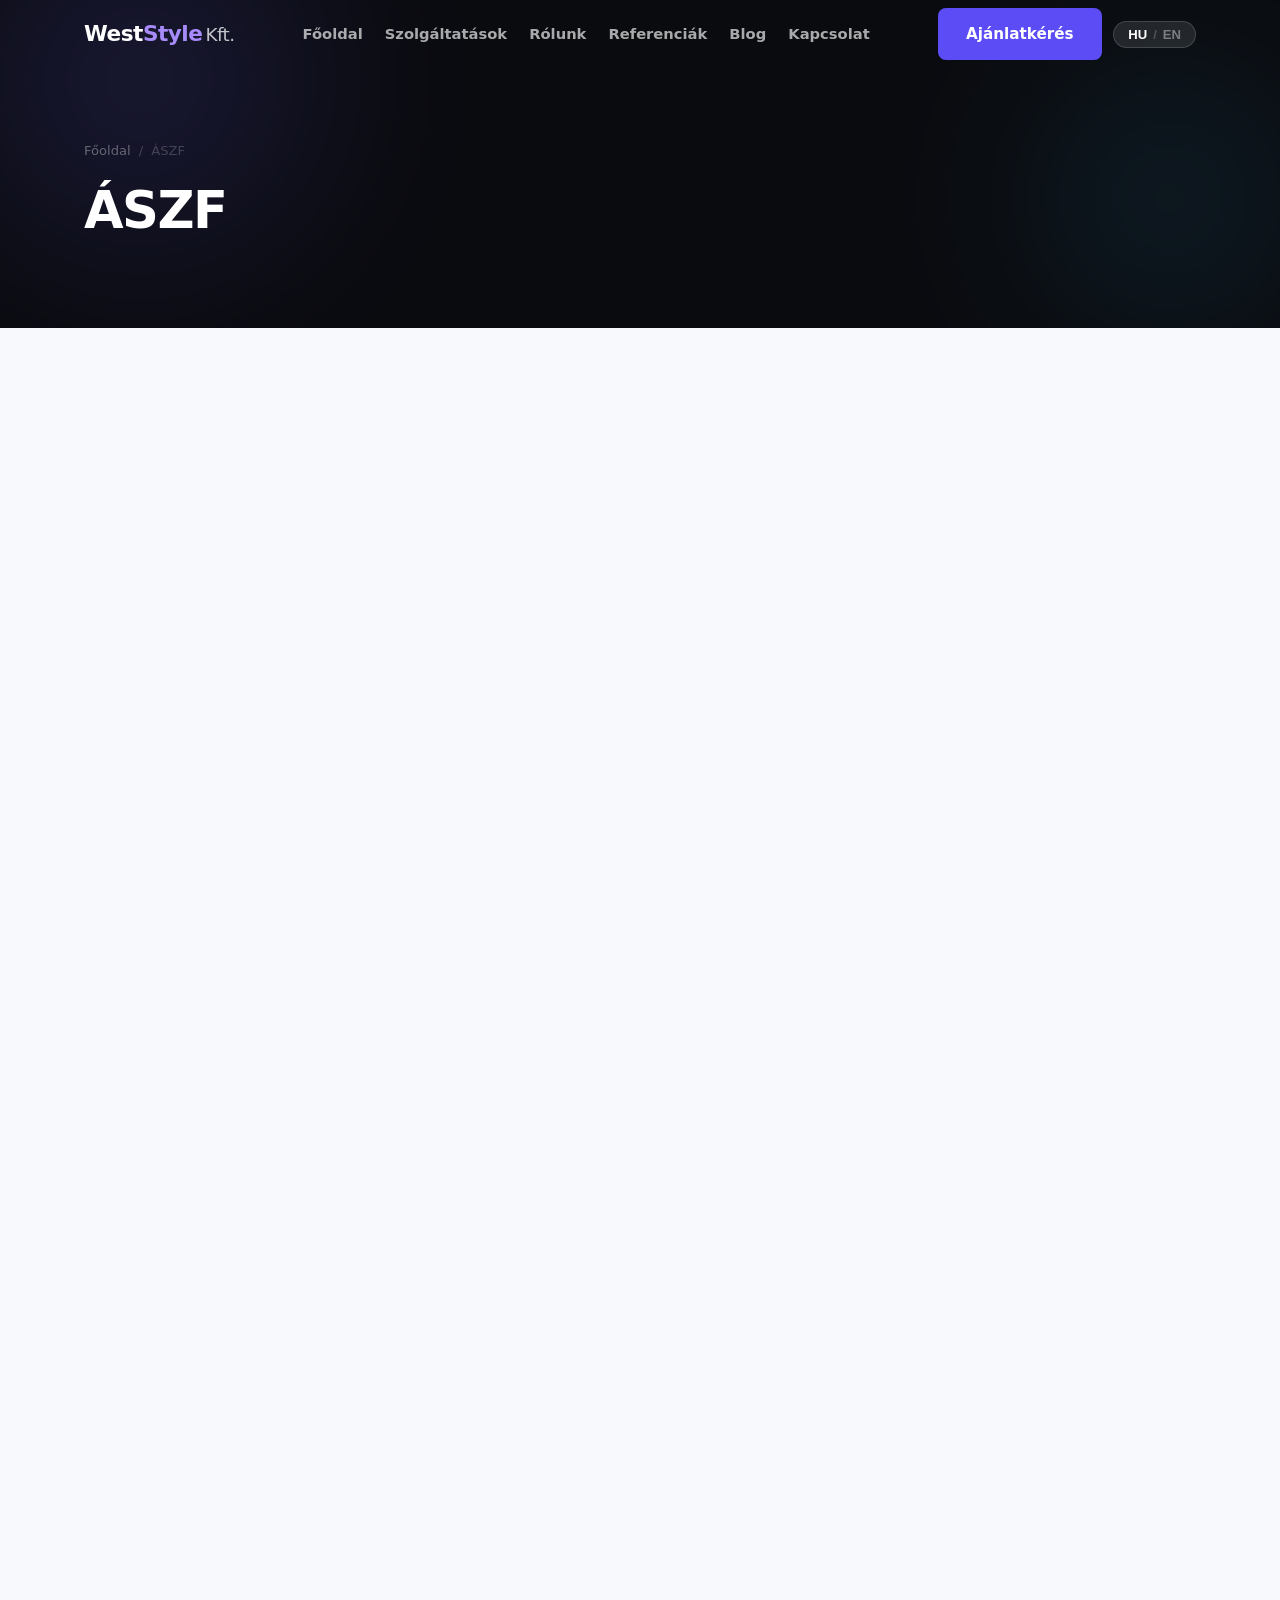
<file: aszf.html>
﻿<!DOCTYPE html>
<html lang="hu">
<head>
  <meta charset="UTF-8" />
  <meta name="viewport" content="width=device-width, initial-scale=1.0" />
  <title>Kapcsolat – West Style Kft. | Weboldal készítés Mosonmagyaróváron</title>
  <meta name="description" content="West Style Kft. – Professzionális weboldal készítés, SEO optimalizálás és AI-alapú marketing megoldások Mosonmagyaróváron. Növelje online jelenlétét velünk!" />
  <link rel="canonical" href="https://weststylee.hu/aszf" />
  <style>
    *,*::before,*::after{box-sizing:border-box;margin:0;padding:0}:root{--dark:#0a0b0f;--dark-2:#111218;--accent:#5b4cf6;--accent-2:#a78bfa;--accent-3:#38bdf8;--light:#f8f9fc;--text:#1e2030;--white:#fff;--radius-sm:8px;--transition:.25s cubic-bezier(.4,0,.2,1)}html{scroll-behavior:smooth;font-size:16px}body{font-family:system-ui,-apple-system,BlinkMacSystemFont,"Segoe UI",sans-serif;background:var(--light);color:var(--text);line-height:1.6;overflow-x:hidden}.container{width:100%;max-width:1160px;margin:0 auto;padding:0 24px}a{text-decoration:none;color:inherit}.navbar{position:fixed;top:0;left:0;right:0;z-index:100;padding:0;transition:background var(--transition),box-shadow var(--transition)}.navbar.scrolled{background:rgba(10,11,15,.92);backdrop-filter:blur(16px);box-shadow:0 1px 0 rgba(255,255,255,.06)}.nav-inner{display:flex;align-items:center;justify-content:space-between;height:68px}.logo{display:inline-flex;align-items:baseline;font-size:1.35rem;font-weight:700;letter-spacing:-.5px;white-space:nowrap}.logo-west{color:var(--white)}.logo-style{color:var(--accent-2)}.logo-kft{color:rgba(255,255,255,.74);font-weight:400;font-size:.85em;margin-left:3px}.nav-links{display:flex;gap:22px}.nav-links a{color:rgba(255,255,255,.65);font-size:.92rem;font-weight:600}.nav-links a:hover,.nav-links a.nav-active{color:var(--white)}.nav-right{display:flex;align-items:center;gap:12px}.btn{display:inline-flex;align-items:center;justify-content:center;gap:8px;padding:14px 28px;border-radius:var(--radius-sm);font-size:.95rem;font-weight:600;cursor:pointer;border:none}.btn-primary{background:var(--accent);color:var(--white)}.btn-sm{padding:8px 18px;font-size:.85rem}.btn-ghost{background:transparent;color:rgba(255,255,255,.8);border:1px solid rgba(255,255,255,.2)}.lang-toggle{background:rgba(255,255,255,.1);border:1px solid rgba(255,255,255,.15);border-radius:20px;padding:5px 14px;cursor:pointer;display:flex;align-items:center;gap:6px;font-size:.82rem;font-weight:600}.lang-hu,.lang-en{color:rgba(255,255,255,.4)}.lang-hu.active,.lang-en.active{color:var(--white)}.lang-sep{color:rgba(255,255,255,.2)}.hamburger{display:none;flex-direction:column;gap:5px;background:none;border:none;cursor:pointer;padding:4px}.hamburger span{display:block;width:24px;height:2px;background:var(--white);border-radius:2px}.hero,.page-hero{background:var(--dark);position:relative;overflow:hidden}.hero{min-height:100vh;display:flex;align-items:center;padding:120px 0 80px}.hero-bg,.page-hero-bg{position:absolute;inset:0;pointer-events:none}.hero-orb{position:absolute;border-radius:50%;filter:blur(80px);opacity:.45}.orb1{width:520px;height:520px;background:radial-gradient(circle,#6c63ff 0%,transparent 70%);top:-180px;left:-120px}.orb2{width:420px;height:420px;background:radial-gradient(circle,#38bdf8 0%,transparent 70%);bottom:-80px;right:-100px;opacity:.3}.orb3{width:300px;height:300px;background:radial-gradient(circle,#a78bfa 0%,transparent 70%);top:40%;left:55%;opacity:.2}.hero-grid{position:absolute;inset:0;background-image:linear-gradient(rgba(108,99,255,.04) 1px,transparent 1px),linear-gradient(90deg,rgba(108,99,255,.04) 1px,transparent 1px);background-size:64px 64px}.hero-content,.page-hero-content{position:relative;z-index:2}.hero-content{max-width:760px}.hero-badge{display:inline-flex;align-items:center;gap:8px;background:rgba(108,99,255,.18);border:1px solid rgba(108,99,255,.35);color:var(--accent-2);padding:6px 16px;border-radius:20px;font-size:.78rem;font-weight:600;letter-spacing:.06em;text-transform:uppercase;margin-bottom:24px}.hero-title{font-size:clamp(2.4rem,5.5vw,4rem);font-weight:700;line-height:1.12;color:var(--white);margin-bottom:24px;letter-spacing:-.02em}.gradient-text{background:linear-gradient(135deg,var(--accent-2) 0%,var(--accent-3) 100%);-webkit-background-clip:text;-webkit-text-fill-color:transparent;background-clip:text}.hero-sub{font-size:1.1rem;color:rgba(255,255,255,.62);max-width:580px;margin-bottom:40px;line-height:1.75}.hero-actions{display:flex;gap:16px;flex-wrap:wrap;margin-bottom:56px}.hero-stats{display:flex;align-items:center;gap:32px}.stat{display:flex;flex-direction:column;gap:4px}.stat-num{font-size:1.8rem;font-weight:700;color:var(--white);line-height:1}.stat-label{font-size:.75rem;color:rgba(255,255,255,.4);font-weight:600;letter-spacing:.06em;text-transform:uppercase}.stat-divider{width:1px;height:36px;background:rgba(255,255,255,.1)}.page-hero{padding:140px 0 72px}.breadcrumb{display:flex;align-items:center;gap:8px;font-size:.82rem;color:rgba(255,255,255,.35);margin-bottom:20px}.breadcrumb a{color:rgba(255,255,255,.35)}.breadcrumb span{color:rgba(255,255,255,.2)}.page-hero-content h1{font-size:clamp(2rem,4.5vw,3.2rem);font-weight:700;color:var(--white);letter-spacing:-.03em;margin-bottom:16px;line-height:1.15}.page-hero-content p{font-size:1.05rem;color:rgba(255,255,255,.55);max-width:520px;line-height:1.7}@media (max-width:960px){.nav-inner{gap:16px}.nav-links{display:none;position:absolute;top:68px;left:0;right:0;background:rgba(10,11,15,.96);backdrop-filter:blur(16px);flex-direction:column;padding:24px;gap:20px}.nav-links.open{display:flex}.hamburger{display:flex}}@media (max-width:720px){.btn-sm{display:none}.hero-stats{flex-wrap:wrap;gap:16px}.hero-orb{filter:blur(56px);opacity:.34}.hero-scroll{display:none}}@media (max-width:480px){.container{padding:0 18px}.nav-inner{gap:10px}.nav-right{gap:8px}.logo{font-size:1.2rem}.lang-toggle{padding:5px 10px}.hero-title{font-size:2rem}.hero-actions .btn{width:100%}.page-hero{padding:116px 0 56px}}
  </style>
  <link rel="preload" href="style.css" as="style" onload="this.onload=null;this.rel='stylesheet'" />
  <noscript><link rel="stylesheet" href="style.css" /></noscript>
  
  
  
  <script type="application/ld+json">
{
  "@context": "https://schema.org",
  "@type": "Service",
  "serviceType": "Weboldal készítés és digitális marketing",
  "provider": {
    "@type": "Organization",
    "name": "West Style Kft.",
    "url": "https://weststylee.hu"
  },
  "areaServed": {
    "@type": "City",
    "name": "Mosonmagyaróvár"
  },
  "hasOfferCatalog": {
    "@type": "OfferCatalog",
    "name": "Digitális szolgáltatások",
    "itemListElement": [
      {
        "@type": "Offer",
        "itemOffered": {
          "@type": "Service",
          "name": "Weboldal készítés"
        }
      },
      {
        "@type": "Offer",
        "itemOffered": {
          "@type": "Service",
          "name": "SEO optimalizálás"
        }
      },
      {
        "@type": "Offer",
        "itemOffered": {
          "@type": "Service",
          "name": "AI-alapú marketing"
        }
      }
    ]
  }
}
</script>
</head>
<body>
  <header class="navbar" id="navbar">
    <div class="container nav-inner">
      <a href="index.html" class="logo">
        <span class="logo-west">West</span><span class="logo-style">Style</span>
        <span class="logo-kft">Kft.</span>
      </a>
      <nav class="nav-links" id="nav-links">
        <a href="index.html" data-i18n="nav.home">Főoldal</a>
        <a href="szolgaltatasok.html" data-i18n="nav.services">Szolgáltatások</a>
        <a href="rolunk.html" data-i18n="nav.about">Rólunk</a>
        <a href="referenciak.html" data-i18n="nav.references">Referenciák</a>
        <a href="blog.html">Blog</a>
        <a href="kapcsolat.html" data-i18n="nav.contact">Kapcsolat</a>
      </nav>
      <div class="nav-right">
        <a href="kapcsolat.html" class="btn btn-primary btn-sm" data-i18n="nav.cta">Ajánlatkérés</a>
        <button class="lang-toggle" id="langToggle" type="button" aria-label="Nyelvváltás">
          <span class="lang-hu active" id="langHU">HU</span>
          <span class="lang-sep">/</span>
          <span class="lang-en" id="langEN">EN</span>
        </button>
        <button class="hamburger" id="hamburger" type="button" aria-label="Menü megnyitása" aria-controls="nav-links" aria-expanded="false">
          <span></span><span></span><span></span>
        </button>
      </div>
    </div>
  </header>

  
  <main>
  <section class="page-hero">
    <div class="page-hero-bg">
      <div class="hero-orb orb1" style="opacity:.2"></div>
      <div class="hero-orb orb2" style="opacity:.12"></div>
    </div>
    <div class="container page-hero-content">
      <div class="breadcrumb">
        <a href="index.html" data-i18n="nav.home">Főoldal</a>
        <span>/</span>
        <span data-i18n="legal.terms">ÁSZF</span>
      </div>
      <h1 data-i18n="legal.terms">Általános Szerződési Feltételek</h1>
    </div>
  </section>

  <section class="legal-section">
    <div class="container">
      <div class="legal-body">

        <p class="legal-updated">Utolsó frissítés: 2026. június 18.</p>

        <p>Jelen Általános Szerződési Feltételek (a továbbiakban: „ÁSZF") a West Style Kft. (a továbbiakban: „Vállalkozó") és a szolgáltatásait megrendelő természetes vagy jogi személy (a továbbiakban: „Megrendelő") között létrejövő jogviszonyra vonatkoznak. Az ÁSZF a Polgári Törvénykönyvről szóló 2013. évi V. törvény rendelkezései alapján alkalmazandó.</p>

        <!-- 1. -->
        <h2>1. A Vállalkozó adatai</h2>
        <div class="legal-table-wrap">
          <table>
            <tbody>
              <tr><td>Cégnév</td><td>West Style Kft.</td></tr>
              <tr><td>Székhely</td><td>9200 Mosonmagyaróvár, Gulyás Lajos u. 9.</td></tr>
              <tr><td>Cégjegyzékszám</td><td>08 09 013453</td></tr>
              <tr><td>Adószám</td><td>13589934-1-08</td></tr>
              <tr><td>E-mail</td><td><a href="mailto:info@weststylee.hu">info@weststylee.hu</a></td></tr>
              <tr><td>Telefon</td><td><a href="tel:+36306397354">+36 30 639 7354</a></td></tr>
              <tr><td>Weboldal</td><td><a href="https://weststylee.hu">https://weststylee.hu</a></td></tr>
            </tbody>
          </table>
        </div>

        <!-- 2. -->
        <h2>2. Általános rendelkezések</h2>
        <p><strong>2.1</strong> Jelen ÁSZF hatálya kiterjed minden olyan szerződéses jogviszonyra, amelynek tárgya a Vállalkozó által nyújtott digitális szolgáltatás: weboldal-fejlesztés, SEO + AI monitoring, illetve automatizált marketing.</p>
        <p><strong>2.2</strong> Az ÁSZF-től eltérő feltételek kizárólag írásban, mindkét fél által aláírt egyedi szerződésben érvényesek. Szóbeli megállapodások nem kötelezők a Vállalkozóra nézve.</p>
        <p><strong>2.3</strong> A Megrendelő az ajánlat elfogadásával, illetve a megrendelés leadásával kijelenti, hogy jelen ÁSZF-et megismerte és magára nézve kötelezőnek elfogadja.</p>
        <p><strong>2.4</strong> A Vállalkozó fenntartja a jogot az ÁSZF egyoldalú módosítására. A módosítás a weboldalon való közzétételkor lép hatályba; a folyamatban lévő szerződésekre a megrendelés időpontjában hatályos ÁSZF irányadó.</p>

        <!-- 3. -->
        <h2>3. A szerződés létrejötte</h2>
        <p><strong>3.1</strong> A szerződéses jogviszony a Megrendelő írásbeli megrendelésével vagy ajánlatának írásbeli elfogadásával jön létre. Írásbeli kommunikációnak minősül az e-mail is.</p>
        <p><strong>3.2</strong> A Vállalkozó az érdeklődés beérkezésétől számított <strong>5 munkanapon belül</strong> részletes, személyre szabott árajánlatot küld. Az ajánlat <strong>30 napig</strong> érvényes, kivéve, ha az ajánlatban ettől eltérő határidő szerepel.</p>
        <p><strong>3.3</strong> A Megrendelő által visszaigazolt ajánlat és a beérkezett előleg együttesen igazolják a szerződés létrejöttét.</p>
        <p><strong>3.4</strong> A Vállalkozó jogosult indoklás nélkül elutasítani a megrendelést, különösen akkor, ha a projekt terjedelme vagy jellege nem egyeztethető össze kapacitásával vagy értékrendjével.</p>

        <!-- 4. -->
        <h2>4. A Vállalkozó kötelezettségei</h2>
        <p><strong>4.1</strong> A Vállalkozó vállalja, hogy a megállapodott szolgáltatást szakszerűen, az iparági standardoknak megfelelően, a megállapodott határidőre teljesíti.</p>
        <p><strong>4.2</strong> A Vállalkozó a projekt előrehaladásáról rendszeres tájékoztatást nyújt, és a felmerülő kérdésekre <strong>2 munkanapon belül</strong> válaszol.</p>
        <p><strong>4.3</strong> Ha a teljesítés a Vállalkozó oldalán felmerülő okból késik, erről haladéktalanul értesíti a Megrendelőt, és új határidőt javasol.</p>
        <p><strong>4.4</strong> A Vállalkozó a Megrendelő üzleti adatait, bizalmas információit titkosan kezeli (részletek a 10. fejezetben).</p>

        <!-- 5. -->
        <h2>5. A Megrendelő kötelezettségei</h2>
        <p><strong>5.1</strong> A Megrendelő köteles a projekt megkezdéséhez szükséges anyagokat (szövegek, képek, hozzáférések, logók stb.) a megállapodott határidőre, de legkésőbb a projekt indításától számított <strong>5 munkanapon belül</strong> átadni.</p>
        <p><strong>5.2</strong> A Megrendelő köteles a visszajelzéseket és jóváhagyásokat <strong>5 munkanapon belül</strong> megadni. A késedelmes visszajelzés arányosan meghosszabbítja a teljesítési határidőt; ebből eredő késedelemért a Vállalkozó nem felel.</p>
        <p><strong>5.3</strong> A Megrendelő szavatolja, hogy az átadott anyagok (szövegek, képek, logók stb.) felhasználásához szükséges jogokkal rendelkezik. Az esetleges szerzői jogi igényekért a Megrendelő felel.</p>
        <p><strong>5.4</strong> A Megrendelő köteles a számlák ellenértékét a jelen ÁSZF-ben meghatározott határidőre megfizetni.</p>

        <!-- 6. -->
        <h2>6. Díjazás és fizetési feltételek</h2>
        <p><strong>6.1</strong> Az egyes szolgáltatások tájékoztató jellegű árai:</p>
        <div class="legal-table-wrap">
          <table>
            <thead>
              <tr><th>Szolgáltatás</th><th>Díj</th><th>Típus</th></tr>
            </thead>
            <tbody>
              <tr><td>Weboldal készítés</td><td>150 000 – 800 000 Ft</td><td>Egyszeri projekt</td></tr>
              <tr><td>Keresőoptimalizálás</td><td>Egyedi ajánlat</td><td>Havi vagy eseti szolgáltatás</td></tr>
              <tr><td>Weboldal karbantartás</td><td>Egyedi ajánlat</td><td>Havi vagy eseti szolgáltatás</td></tr>
            </tbody>
          </table>
        </div>
        <p>Az árak <strong>nettó összegek</strong>; az általános forgalmi adó (ÁFA) az érvényes jogszabályi előírások szerint kerül felszámításra. A pontos díj az egyedi ajánlatban szerepel.</p>

        <h3>6.2 Egyszeri projektek fizetési ütemezése</h3>
        <ul>
          <li><strong>50% előleg</strong> a szerződés aláírásakor / visszaigazoláskor — a projekt indulásának feltétele.</li>
          <li><strong>50% végszámla</strong> a kész munka átadásakor, az élesítés előtt.</li>
          <li>Ettől eltérő ütemezés az egyedi ajánlatban kerülhet meghatározásra.</li>
        </ul>

        <h3>6.3 Havi előfizetéses szolgáltatások</h3>
        <ul>
          <li>A havidíj minden hónap <strong>1-jén</strong> esedékes, és a számlán feltüntetett <strong>8 napos fizetési határidővel</strong> kerül kiállításra.</li>
          <li>Az első havi díj az együttműködés megkezdésekor, előre fizetendő.</li>
        </ul>

        <h3>6.4 Késedelmi kamat és felmondás</h3>
        <p>Fizetési késedelem esetén a Vállalkozó a Ptk. 6:155. §-a szerinti késedelmi kamatot számíthat fel (jegybanki alapkamat + 8%). Ha a fizetési késedelem meghaladja a <strong>15 napot</strong>, a Vállalkozó jogosult a munkát felfüggeszteni, illetve a szerződést azonnali hatállyal felmondani. A felfüggesztés ideje alatt felmerülő esetleges károkért a Megrendelő felel.</p>

        <h3>6.5 Pótmunka díjazása</h3>
        <p>Az eredeti megrendelés terjedelmébe nem eső módosítások, bővítések elvégzése előtt a Vállalkozó írásban rögzíti a pótmunka díját. A Megrendelő jóváhagyása nélkül pótmunka nem kerül elvégzésre.</p>

        <!-- 7. -->
        <h2>7. Teljesítési határidők</h2>
        <p><strong>7.1</strong> A teljesítési határidő az egyedi ajánlatban kerül rögzítésre, és a következő feltételek együttes teljesülésétől számítódik: (a) az előleg megfizetése; (b) az összes szükséges anyag átadása a Megrendelő részéről.</p>
        <p><strong>7.2</strong> A teljesítési határidő meghosszabbodik a Megrendelő késedelmes visszajelzéseivel arányosan, valamint vis maior esemény esetén (9. fejezet).</p>
        <p><strong>7.3</strong> Ha a Vállalkozó a teljesítési határidőt rajta kívül álló okból nem tudja tartani, haladéktalanul értesíti a Megrendelőt. Ha a késedelem a Vállalkozó hibájából ered és meghaladja a megállapodott határidő <strong>20%-át</strong>, a Megrendelő jogosult a szerződéstől elállni, és az előleget visszaigényelni — a már elvégzett munka arányos díjának levonásával.</p>

        <!-- 8. -->
        <h2>8. Átadás-átvétel és módosítások</h2>
        <p><strong>8.1</strong> A Vállalkozó az elkészült munkát bemutató linken, demo környezetben vagy tesztkörnyezetben adja át a Megrendelőnek ellenőrzés céljából.</p>
        <p><strong>8.2</strong> Az átadástól számított <strong>5 munkanapon belül</strong> a Megrendelő írásban jelzi az esetleges hibákat vagy módosítási igényeket. Ha ezen határidőn belül visszajelzés nem érkezik, a munka elfogadottnak tekintendő.</p>
        <p><strong>8.3</strong> Az ajánlatban meghatározott körön belüli módosítások (általában <strong>2 korrekciós kör</strong>) a díjba beleszámítanak. Az ezen felüli módosítások pótmunkaként kerülnek számlázásra.</p>
        <p><strong>8.4</strong> Az élesítés (a weboldal publikus közzététele, a kampány elindítása stb.) a végszámla kiegyenlítése után történik meg.</p>

        <!-- 9. -->
        <h2>9. Szellemi tulajdonjogok</h2>
        <p><strong>9.1</strong> Az elkészített weboldal, grafikai elemek, szövegek és egyéb alkotások szerzői joga a teljes vételár megfizetéséig a Vállalkozót illeti meg.</p>
        <p><strong>9.2</strong> A végszámla kiegyenlítésével a Megrendelő korlátlan, kizárólagos felhasználási jogot szerez az elkészített alkotásra (a Vállalkozó által felhasznált, harmadik féltől licencelt komponensek kivételével — ezekre a vonatkozó licencfeltételek érvényesek).</p>
        <p><strong>9.3</strong> A Vállalkozó jogosult az elkészített munkát saját referenciái között, portfóliójában feltüntetni és nyilvánosan megjeleníteni, kivéve, ha a Megrendelő ezt írásban kifejezetten megtiltja.</p>
        <p><strong>9.4</strong> A Megrendelő által átadott anyagok (logók, képek, szövegek) szellemi tulajdonjogai a Megrendelőnél maradnak.</p>

        <!-- 10. -->
        <h2>10. Felelősség korlátozása</h2>
        <p><strong>10.1</strong> A Vállalkozó felelőssége a szerződésszegésből eredő közvetlen károkra korlátozódik, és nem haladhatja meg az adott projektért fizetett díj összegét.</p>
        <p><strong>10.2</strong> A Vállalkozó nem vállal felelősséget:</p>
        <ul>
          <li>elmaradt haszonért, közvetett vagy következményes károkért;</li>
          <li>harmadik fél (tárhelyszolgáltató, domain-regisztrátor, Google, Meta stb.) rendszereinek leállásából, változásából eredő károkért;</li>
          <li>a Megrendelő által átadott hibás vagy jogsértő tartalmakból eredő következményekért;</li>
          <li>a keresőmotorok algoritmusváltozásaiból adódó rangsor-ingadozásokért (SEO szolgáltatásnál);</li>
          <li>olyan hibákért, amelyek a Megrendelő vagy harmadik fél beavatkozása következtében keletkeztek a Vállalkozó hozzáférése nélkül.</li>
        </ul>
        <p><strong>10.3</strong> A Vállalkozó szavatol azért, hogy a munkavégzés során harmadik fél szerzői jogait nem sérti meg. Ha mégis ilyen igény merülne fel, azt saját költségén elhárítja.</p>

        <!-- 11. -->
        <h2>11. Titoktartás</h2>
        <p><strong>11.1</strong> Mindkét fél köteles a másik fél üzleti titkait, bizalmas adatait, stratégiai terveit titokban tartani, és azokat harmadik személynek nem adja át, kivéve, ha törvény ettől eltérően rendelkezik.</p>
        <p><strong>11.2</strong> A titoktartási kötelezettség a szerződés megszűnése után <strong>5 évig</strong> fennmarad.</p>
        <p><strong>11.3</strong> A titoktartási kötelezettség nem vonatkozik olyan információkra, amelyek nyilvánosan elérhetők, vagy amelyeket a fél a másik féltől függetlenül ismert meg.</p>

        <!-- 12. -->
        <h2>12. Szerződés felmondása és elállás</h2>
        <h3>12.1 Megrendelő általi felmondás</h3>
        <p>A Megrendelő a szerződéstől a munka megkezdése előtt bármikor elállhat, az előleg elvesztésével. Ha a munka már megkezdődött, a Vállalkozó az elvégzett munkaarányos díjára jogosult; a fennmaradó előleget visszatéríti.</p>

        <h3>12.2 Havi előfizetéses szolgáltatások felmondása</h3>
        <p>Az előfizetéses szolgáltatás (SEO, marketing) <strong>30 napos írásban adott felmondási idővel</strong> szüntethető meg bármelyik fél részéről. A felmondási idő alatt a díjfizetési kötelezettség fennmarad. A felmondás hatályos napjáig elvégzett munkák díja nem visszatérítendő.</p>

        <h3>12.3 Vállalkozó általi rendkívüli felmondás</h3>
        <p>A Vállalkozó azonnali hatályú felmondásra jogosult, ha:</p>
        <ul>
          <li>a Megrendelő fizetési kötelezettsége 15 napot meghaladóan késedelembe esik;</li>
          <li>a Megrendelő súlyosan megsérti az ÁSZF rendelkezéseit;</li>
          <li>a Megrendelő olyan tartalmat rendel meg, amely jogszabályba, közerkölcsbe ütközik, vagy harmadik személyek jogait sérti.</li>
        </ul>
        <p>Rendkívüli felmondás esetén a Vállalkozó az elvégzett munkaarányos díjára jogosult.</p>

        <!-- 13. -->
        <h2>13. Vis maior</h2>
        <p>Egyik fél sem felelős a jelen szerződés szerinti kötelezettségeinek nem teljesítéséért, ha azt olyan, a fél ellenőrzési körén kívül eső esemény (vis maior) okozta, amelyet nem lehetett ésszerűen előre látni (pl. természeti katasztrófa, háború, hatósági intézkedés, országos internet-kimaradás). A vis maior esemény fennállásáról a másik felet haladéktalanul értesíteni kell.</p>

        <!-- 14. -->
        <h2>14. Panaszkezelés</h2>
        <p><strong>14.1</strong> A Megrendelő panaszát e-mailben (<a href="mailto:info@weststylee.hu">info@weststylee.hu</a>) vagy telefonon (+36 30 639 7354) jelezheti. A Vállalkozó a panaszra <strong>5 munkanapon belül</strong> érdemben válaszol.</p>
        <p><strong>14.2</strong> Ha a panasz rendezése nem lehetséges egyeztetéssel, a felek peren kívüli vitarendezést (mediáció) kísérelnek meg mielőtt bírósághoz fordulnának.</p>

        <!-- 15. -->
        <h2>15. Irányadó jog és jogviták</h2>
        <p>Jelen ÁSZF-re a magyar jog — különösen a Polgári Törvénykönyvről szóló 2013. évi V. törvény — rendelkezései irányadók. A felek között felmerülő vitás kérdések rendezésére elsősorban a Győri Törvényszék kizárólagos illetékességét kötik ki; fogyasztói jogvitában a Megrendelő lakóhelye szerint illetékes bíróság is eljárhat.</p>

        <!-- 16. -->
        <h2>16. Záró rendelkezések</h2>
        <p><strong>16.1</strong> Ha jelen ÁSZF bármely rendelkezése érvénytelennek bizonyul, ez a többi rendelkezés érvényességét nem érinti. Az érvénytelen rendelkezés helyébe a jogszabály szerint legközelebb álló érvényes rendelkezés lép.</p>
        <p><strong>16.2</strong> Az ÁSZF magyar és angol nyelven is elérhető; értelmezési vita esetén a magyar szöveg az irányadó.</p>
        <p><strong>16.3</strong> Jelen ÁSZF 2026. június 18-án lép hatályba és visszavonásig érvényes.</p>

      </div><!-- /.legal-body -->
    </div><!-- /.container -->
  </section>
  </main>


  <footer class="footer">
    <div class="container footer-inner">
      <div class="footer-top">
        <div class="footer-brand">
          <a href="index.html" class="logo">
            <span class="logo-west">West</span><span class="logo-style">Style</span>
            <span class="logo-kft">Kft.</span>
          </a>
          <p data-i18n="footer.tagline">Digitális megoldások, valódi eredmények.</p>
        </div>
        <div class="footer-nav">
          <span class="fn-title" data-i18n="footer.nav">Navigáció</span>
          <a href="index.html" data-i18n="nav.home">Főoldal</a>
          <a href="szolgaltatasok.html" data-i18n="nav.services">Szolgáltatások</a>
          <a href="rolunk.html" data-i18n="nav.about">Rólunk</a>
          <a href="referenciak.html" data-i18n="nav.references">Referenciák</a>
          <a href="blog.html">Blog</a>
        <a href="kapcsolat.html" data-i18n="nav.contact">Kapcsolat</a>
          <a href="aszf.html" data-i18n="legal.terms">ÁSZF</a>
          <a href="adatvedelem.html" data-i18n="legal.privacy">Adatvédelmi tájékoztató</a>
        </div>
        <div class="footer-nav">
          <span class="fn-title" data-i18n="footer.services">Szolgáltatások</span>
          <a href="weboldal-keszites.html">Weboldal készítés</a>
          <a href="keresooptimalizalas.html">Keresőoptimalizálás</a>
          <a href="weboldal-karbantartas.html">Weboldal karbantartás</a>
        </div>
        <div class="footer-contact-col">
          <span class="fn-title" data-i18n="footer.contactTitle">Elérhetőség</span>
          <a href="mailto:info@weststylee.hu">info@weststylee.hu</a>
          <a href="tel:+36306397354">+36 30 639 7354</a>
        </div>
      </div>
      <div class="footer-bottom">
        <p class="footer-copy">© 2026 West Style Kft. <span data-i18n="footer.rights">Minden jog fenntartva.</span></p>
      </div>
    </div>
  </footer>

  <script src="script.min.js" defer></script>
</body>
</html>
</file>
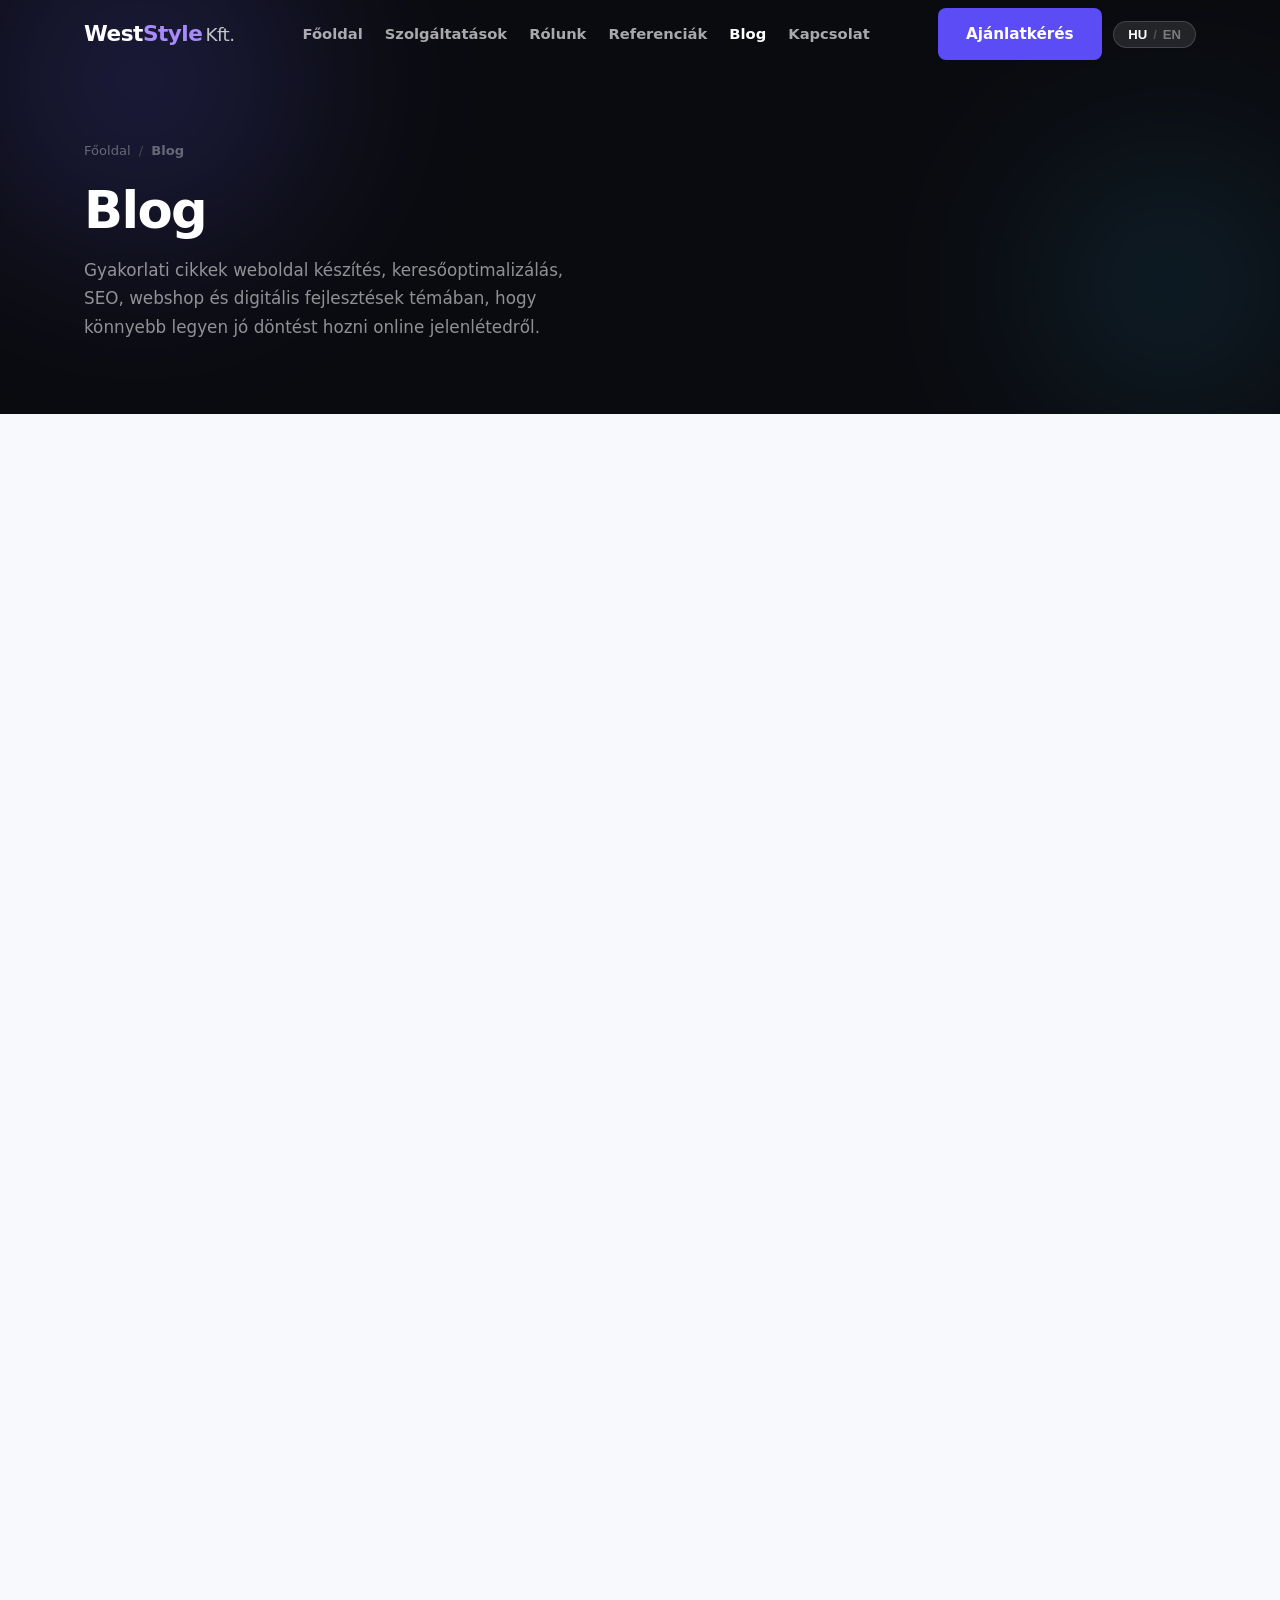
<file: blog.html>
﻿<!DOCTYPE html>
<html lang="hu">
<head>
  <meta charset="UTF-8" />
  <meta name="viewport" content="width=device-width, initial-scale=1.0" />
  <title>Blog | Weboldal készítés, SEO és digitális fejlesztések | West Style Kft.</title>
  <meta name="description" content="West Style blog weboldal készítés, keresőoptimalizálás, SEO, webshop és digitális fejlesztések témában, gyakorlati tanácsokkal vállalkozásoknak." />
  <link rel="canonical" href="https://weststylee.hu/blog" />
  <meta property="og:type" content="website" />
  <meta property="og:title" content="Blog | West Style Kft." />
  <meta property="og:description" content="Gyakorlati cikkek weboldal készítésről, SEO-ról, webshopokról és digitális fejlesztésekről." />
  <meta property="og:url" content="https://weststylee.hu/blog" />
  <meta property="og:site_name" content="West Style Kft." />
  <style>
    *,*::before,*::after{box-sizing:border-box;margin:0;padding:0}:root{--dark:#0a0b0f;--dark-2:#111218;--accent:#5b4cf6;--accent-2:#a78bfa;--accent-3:#38bdf8;--light:#f8f9fc;--text:#1e2030;--white:#fff;--radius-sm:8px;--transition:.25s cubic-bezier(.4,0,.2,1)}html{scroll-behavior:smooth;font-size:16px}body{font-family:system-ui,-apple-system,BlinkMacSystemFont,"Segoe UI",sans-serif;background:var(--light);color:var(--text);line-height:1.6;overflow-x:hidden}.container{width:100%;max-width:1160px;margin:0 auto;padding:0 24px}a{text-decoration:none;color:inherit}.navbar{position:fixed;top:0;left:0;right:0;z-index:100;padding:0;transition:background var(--transition),box-shadow var(--transition)}.navbar.scrolled{background:rgba(10,11,15,.92);backdrop-filter:blur(16px);box-shadow:0 1px 0 rgba(255,255,255,.06)}.nav-inner{display:flex;align-items:center;justify-content:space-between;height:68px}.logo{display:inline-flex;align-items:baseline;font-size:1.35rem;font-weight:700;letter-spacing:-.5px;white-space:nowrap}.logo-west{color:var(--white)}.logo-style{color:var(--accent-2)}.logo-kft{color:rgba(255,255,255,.74);font-weight:400;font-size:.85em;margin-left:3px}.nav-links{display:flex;gap:22px}.nav-links a{color:rgba(255,255,255,.65);font-size:.92rem;font-weight:600}.nav-links a:hover,.nav-links a.nav-active{color:var(--white)}.nav-right{display:flex;align-items:center;gap:12px}.btn{display:inline-flex;align-items:center;justify-content:center;gap:8px;padding:14px 28px;border-radius:var(--radius-sm);font-size:.95rem;font-weight:600;cursor:pointer;border:none}.btn-primary{background:var(--accent);color:var(--white)}.btn-sm{padding:8px 18px;font-size:.85rem}.btn-ghost{background:transparent;color:rgba(255,255,255,.8);border:1px solid rgba(255,255,255,.2)}.lang-toggle{background:rgba(255,255,255,.1);border:1px solid rgba(255,255,255,.15);border-radius:20px;padding:5px 14px;cursor:pointer;display:flex;align-items:center;gap:6px;font-size:.82rem;font-weight:600}.lang-hu,.lang-en{color:rgba(255,255,255,.4)}.lang-hu.active,.lang-en.active{color:var(--white)}.lang-sep{color:rgba(255,255,255,.2)}.hamburger{display:none;flex-direction:column;gap:5px;background:none;border:none;cursor:pointer;padding:4px}.hamburger span{display:block;width:24px;height:2px;background:var(--white);border-radius:2px}.page-hero{background:var(--dark);position:relative;overflow:hidden;padding:140px 0 72px}.page-hero-bg{position:absolute;inset:0;pointer-events:none}.hero-orb{position:absolute;border-radius:50%;filter:blur(80px);opacity:.45}.orb1{width:520px;height:520px;background:radial-gradient(circle,#6c63ff 0%,transparent 70%);top:-180px;left:-120px}.orb2{width:420px;height:420px;background:radial-gradient(circle,#38bdf8 0%,transparent 70%);bottom:-80px;right:-100px;opacity:.3}.page-hero-content{position:relative;z-index:2}.breadcrumb{display:flex;align-items:center;gap:8px;font-size:.82rem;color:rgba(255,255,255,.35);margin-bottom:20px}.breadcrumb a{color:rgba(255,255,255,.35)}.breadcrumb span{color:rgba(255,255,255,.2)}.page-hero-content h1{font-size:clamp(2rem,4.5vw,3.2rem);font-weight:700;color:var(--white);letter-spacing:-.03em;margin-bottom:16px;line-height:1.15}.page-hero-content p{font-size:1.05rem;color:rgba(255,255,255,.55);max-width:640px;line-height:1.7}@media (max-width:960px){.nav-inner{gap:16px}.nav-links{display:none;position:absolute;top:68px;left:0;right:0;background:rgba(10,11,15,.96);backdrop-filter:blur(16px);flex-direction:column;padding:24px;gap:20px}.nav-links.open{display:flex}.hamburger{display:flex}}@media (max-width:720px){.btn-sm{display:none}.hero-orb{filter:blur(56px);opacity:.34}}@media (max-width:480px){.container{padding:0 18px}.nav-inner{gap:10px}.nav-right{gap:8px}.logo{font-size:1.2rem}.lang-toggle{padding:5px 10px}.page-hero{padding:116px 0 56px}}
  </style>
  <link rel="preload" href="style.css" as="style" onload="this.onload=null;this.rel='stylesheet'" />
  <noscript><link rel="stylesheet" href="style.css" /></noscript>
  <script type="application/ld+json">
{
  "@context": "https://schema.org",
  "@type": "Blog",
  "name": "West Style Blog",
  "url": "https://weststylee.hu/blog",
  "description": "Weboldal készítés, keresőoptimalizálás, SEO, webshop és digitális fejlesztések témájú cikkek."
}
</script>
</head>
<body>
  <header class="navbar" id="navbar">
    <div class="container nav-inner">
      <a href="index.html" class="logo">
        <span class="logo-west">West</span><span class="logo-style">Style</span>
        <span class="logo-kft">Kft.</span>
      </a>
      <nav class="nav-links" id="nav-links">
        <a href="index.html" data-i18n="nav.home">Főoldal</a>
        <a href="szolgaltatasok.html" data-i18n="nav.services">Szolgáltatások</a>
        <a href="rolunk.html" data-i18n="nav.about">Rólunk</a>
        <a href="referenciak.html" data-i18n="nav.references">Referenciák</a>
        <a href="blog.html" class="nav-active" data-i18n="nav.blog">Blog</a>
        <a href="kapcsolat.html" data-i18n="nav.contact">Kapcsolat</a>
      </nav>
      <div class="nav-right">
        <a href="kapcsolat.html" class="btn btn-primary btn-sm" data-i18n="nav.cta">Ajánlatkérés</a>
        <button class="lang-toggle" id="langToggle" type="button" aria-label="Nyelvváltás">
          <span class="lang-hu active" id="langHU">HU</span>
          <span class="lang-sep">/</span>
          <span class="lang-en" id="langEN">EN</span>
        </button>
        <button class="hamburger" id="hamburger" type="button" aria-label="Menü megnyitása" aria-controls="nav-links" aria-expanded="false">
          <span></span><span></span><span></span>
        </button>
      </div>
    </div>
  </header>

  <main>
    <section class="page-hero">
      <div class="page-hero-bg">
        <div class="hero-orb orb1" style="opacity:.25"></div>
        <div class="hero-orb orb2" style="opacity:.15"></div>
      </div>
      <div class="container page-hero-content">
        <div class="breadcrumb">
          <a href="index.html" data-i18n="nav.home">Főoldal</a>
          <span>/</span>
          <strong data-i18n="nav.blog">Blog</strong>
        </div>
        <h1 data-i18n="blog.hero.title">Blog</h1>
        <p data-i18n="blog.hero.sub">Gyakorlati cikkek weboldal készítés, keresőoptimalizálás, SEO, webshop és digitális fejlesztések témában, hogy könnyebb legyen jó döntést hozni online jelenlétedről.</p>
      </div>
    </section>

    <section class="blog-index">
      <div class="container">
        <div class="section-header fade-in">
          <span class="section-tag" data-i18n="blog.index.tag">Tudástár</span>
          <h2 data-i18n="blog.index.title">Legfrissebb cikkek</h2>
          <p data-i18n="blog.index.sub">Gyakorlati útmutatók weboldal készítés, SEO és digitális fejlesztések témában.</p>
        </div>
        <div class="blog-grid">
          <article class="blog-card fade-in">
            <div class="blog-card-meta"><span data-i18n="blog.cat.web">Weboldal készítés</span><span>2026</span></div>
            <h2><a href="blog/weboldal-keszites-arak-2026.html" data-i18n="blog.card.pricing.title">Mennyibe kerül egy weboldal készítés 2026-ban?</a></h2>
            <p data-i18n="blog.card.pricing.desc">Részletes útmutató arról, mitől függ a weboldal készítés ár, milyen árkategóriákkal számolj, és mire figyelj ajánlatkérés előtt.</p>
            <a class="blog-card-link" href="blog/weboldal-keszites-arak-2026.html" data-i18n="blog.card.read">Tovább olvasom →</a>
          </article>
          <article class="blog-card fade-in">
            <div class="blog-card-meta"><span data-i18n="blog.cat.performance">Teljesítmény</span><span>SEO</span></div>
            <h2><a href="blog/miert-lassu-a-weboldalam.html" data-i18n="blog.card.speed.title">Miért lassú a weboldalam? 10 gyakori hiba</a></h2>
            <p data-i18n="blog.card.speed.desc">A 10 leggyakoribb teljesítményhiba, PageSpeed jelzések és gyakorlati megoldások gyorsabb weboldalakhoz.</p>
            <a class="blog-card-link" href="blog/miert-lassu-a-weboldalam.html" data-i18n="blog.card.read">Tovább olvasom →</a>
          </article>
        </div>
      </div>
    </section>
  </main>

  <footer class="footer">
    <div class="container footer-inner">
      <div class="footer-top">
        <div class="footer-brand">
          <a href="index.html" class="logo">
            <span class="logo-west">West</span><span class="logo-style">Style</span>
            <span class="logo-kft">Kft.</span>
          </a>
          <p data-i18n="footer.tagline">Digitális megoldások, valódi eredmények.</p>
        </div>
        <div class="footer-nav">
          <span class="fn-title" data-i18n="footer.nav">Navigáció</span>
          <a href="index.html" data-i18n="nav.home">Főoldal</a>
          <a href="szolgaltatasok.html" data-i18n="nav.services">Szolgáltatások</a>
          <a href="rolunk.html" data-i18n="nav.about">Rólunk</a>
          <a href="referenciak.html" data-i18n="nav.references">Referenciák</a>
          <a href="blog.html" data-i18n="nav.blog">Blog</a>
          <a href="kapcsolat.html" data-i18n="nav.contact">Kapcsolat</a>
          <a href="aszf.html" data-i18n="legal.terms">ÁSZF</a>
          <a href="adatvedelem.html" data-i18n="legal.privacy">Adatvédelmi tájékoztató</a>
        </div>
        <div class="footer-nav">
          <span class="fn-title" data-i18n="footer.services">Szolgáltatások</span>
          <a href="weboldal-keszites.html" data-i18n="form.opt1">Weboldal készítés</a>
          <a href="keresooptimalizalas.html" data-i18n="s2.title">Keresőoptimalizálás</a>
          <a href="weboldal-karbantartas.html" data-i18n="s3.title">Weboldal karbantartás</a>
        </div>
        <div class="footer-contact-col">
          <span class="fn-title" data-i18n="footer.contactTitle">Elérhetőség</span>
          <a href="mailto:info@weststylee.hu">info@weststylee.hu</a>
          <a href="tel:+36306397354">+36 30 639 7354</a>
        </div>
      </div>
      <div class="footer-bottom">
        <p class="footer-copy">© 2026 West Style Kft. <span data-i18n="footer.rights">Minden jog fenntartva.</span></p>
      </div>
    </div>
  </footer>

  <script src="script.min.js" defer></script>
</body>
</html>
</file>
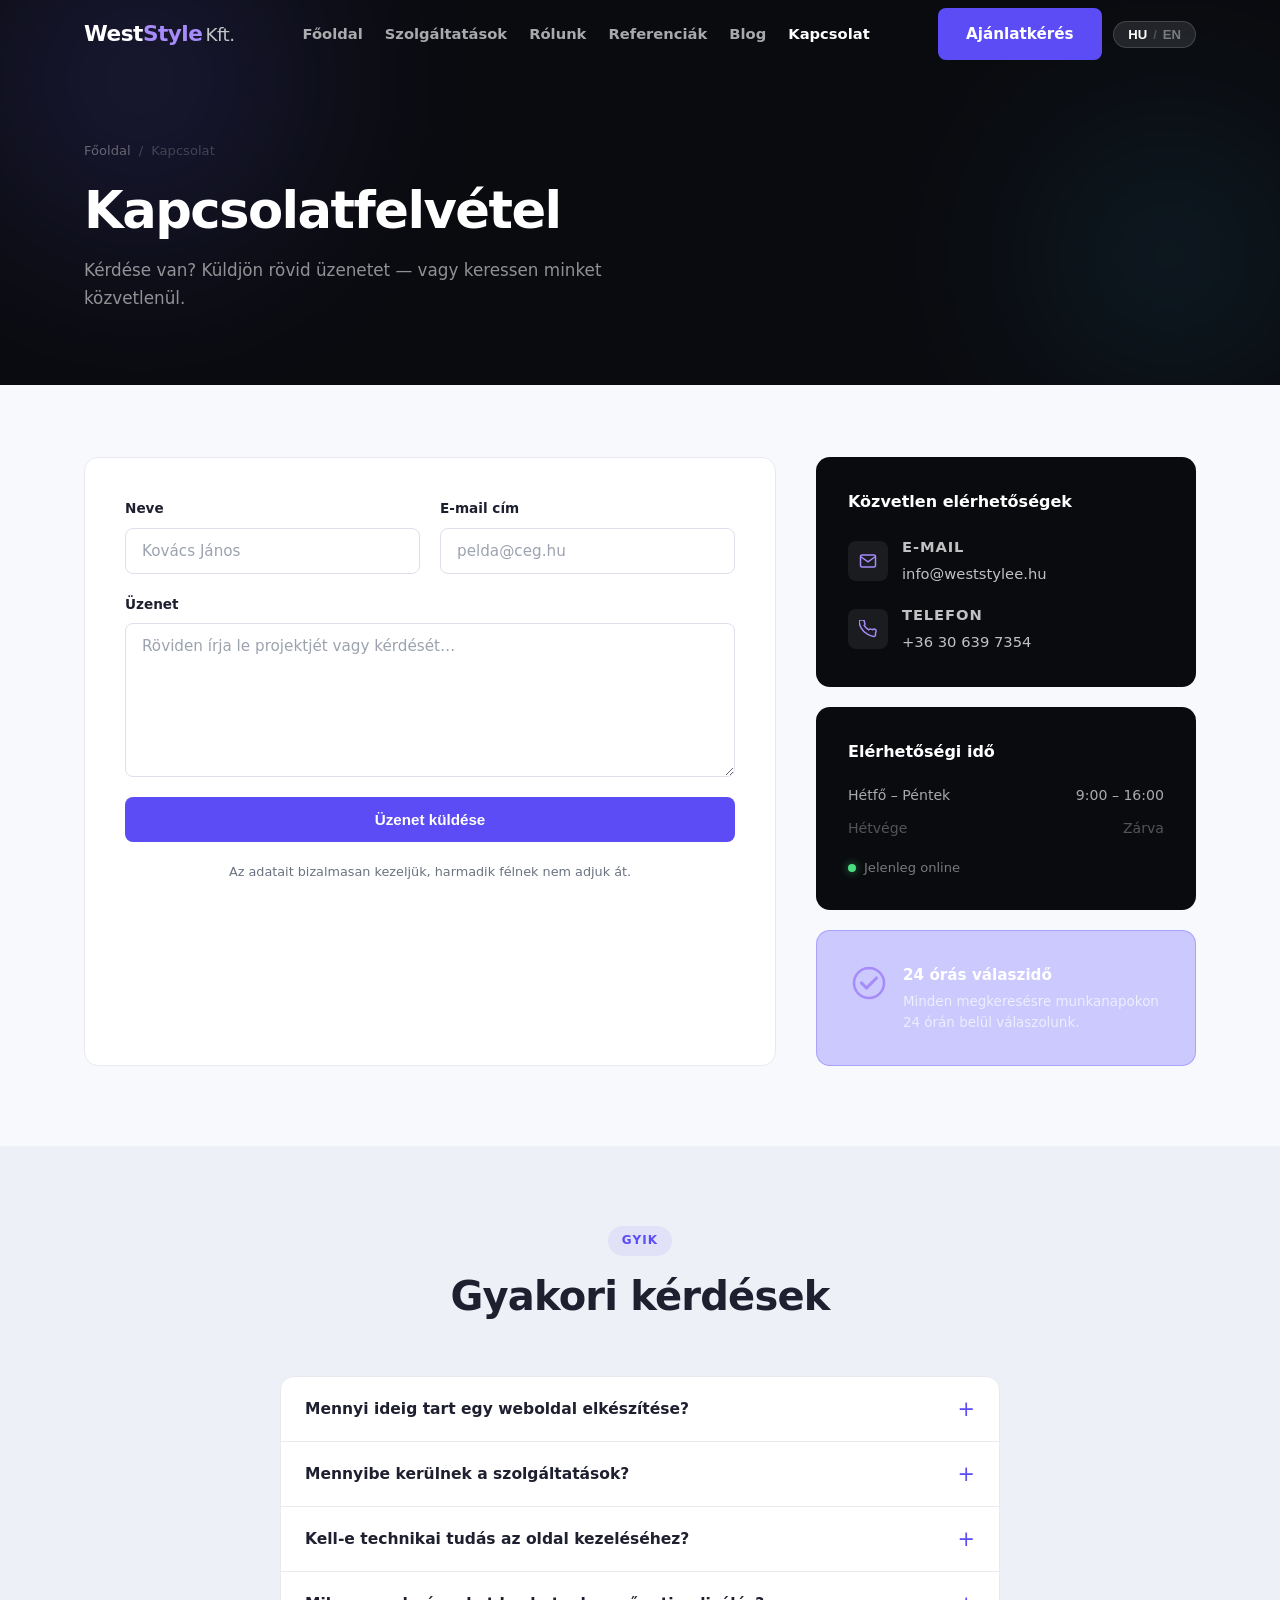
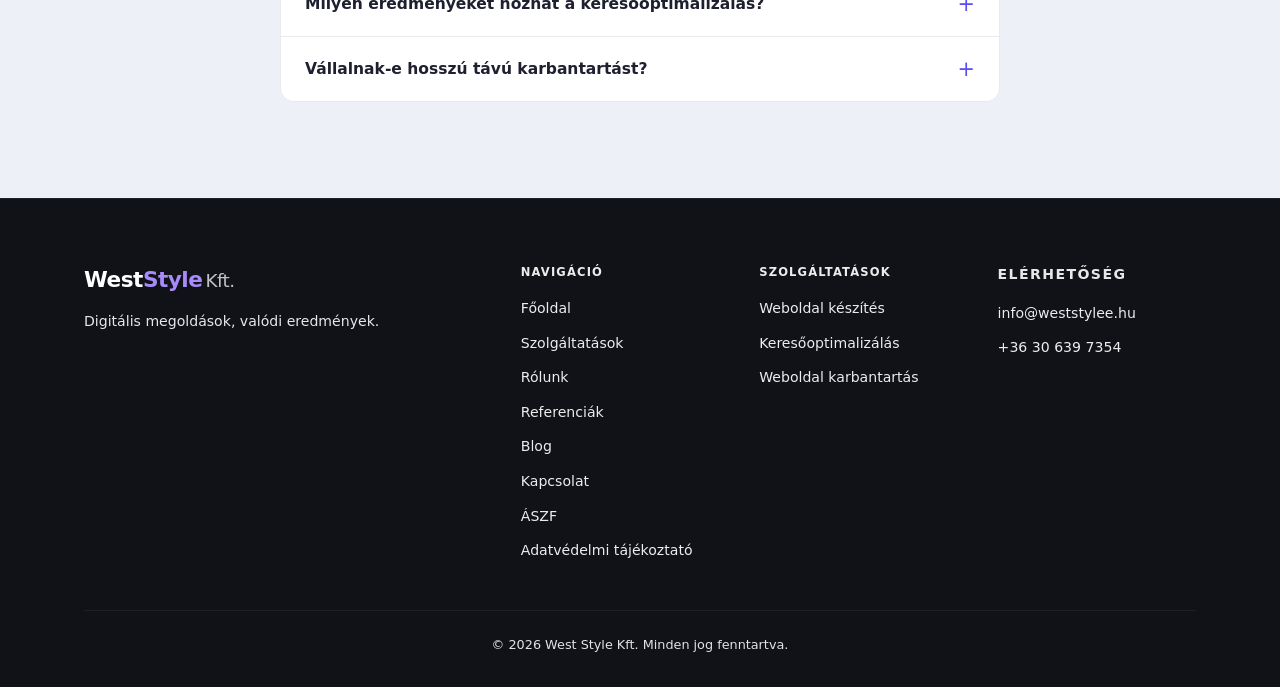
<file: kapcsolat.html>
﻿<!DOCTYPE html>
<html lang="hu">
<head>
  <meta charset="UTF-8" />
  <meta name="viewport" content="width=device-width, initial-scale=1.0" />
  <title>Kapcsolat | Weboldal Készítés &amp; SEO Szolgáltatások | West Style Kft.</title>
  <meta name="description" content="Kapcsolatfelvétel — West Style Kft. Mosonmagyaróvár" />
  <link rel="canonical" href="https://weststylee.hu/kapcsolat" />
  <style>
    *,*::before,*::after{box-sizing:border-box;margin:0;padding:0}:root{--dark:#0a0b0f;--dark-2:#111218;--accent:#5b4cf6;--accent-2:#a78bfa;--accent-3:#38bdf8;--light:#f8f9fc;--text:#1e2030;--white:#fff;--radius-sm:8px;--transition:.25s cubic-bezier(.4,0,.2,1)}html{scroll-behavior:smooth;font-size:16px}body{font-family:system-ui,-apple-system,BlinkMacSystemFont,"Segoe UI",sans-serif;background:var(--light);color:var(--text);line-height:1.6;overflow-x:hidden}.container{width:100%;max-width:1160px;margin:0 auto;padding:0 24px}a{text-decoration:none;color:inherit}.navbar{position:fixed;top:0;left:0;right:0;z-index:100;padding:0;transition:background var(--transition),box-shadow var(--transition)}.navbar.scrolled{background:rgba(10,11,15,.92);backdrop-filter:blur(16px);box-shadow:0 1px 0 rgba(255,255,255,.06)}.nav-inner{display:flex;align-items:center;justify-content:space-between;height:68px}.logo{display:inline-flex;align-items:baseline;font-size:1.35rem;font-weight:700;letter-spacing:-.5px;white-space:nowrap}.logo-west{color:var(--white)}.logo-style{color:var(--accent-2)}.logo-kft{color:rgba(255,255,255,.74);font-weight:400;font-size:.85em;margin-left:3px}.nav-links{display:flex;gap:22px}.nav-links a{color:rgba(255,255,255,.65);font-size:.92rem;font-weight:600}.nav-links a:hover,.nav-links a.nav-active{color:var(--white)}.nav-right{display:flex;align-items:center;gap:12px}.btn{display:inline-flex;align-items:center;justify-content:center;gap:8px;padding:14px 28px;border-radius:var(--radius-sm);font-size:.95rem;font-weight:600;cursor:pointer;border:none}.btn-primary{background:var(--accent);color:var(--white)}.btn-sm{padding:8px 18px;font-size:.85rem}.btn-ghost{background:transparent;color:rgba(255,255,255,.8);border:1px solid rgba(255,255,255,.2)}.lang-toggle{background:rgba(255,255,255,.1);border:1px solid rgba(255,255,255,.15);border-radius:20px;padding:5px 14px;cursor:pointer;display:flex;align-items:center;gap:6px;font-size:.82rem;font-weight:600}.lang-hu,.lang-en{color:rgba(255,255,255,.4)}.lang-hu.active,.lang-en.active{color:var(--white)}.lang-sep{color:rgba(255,255,255,.2)}.hamburger{display:none;flex-direction:column;gap:5px;background:none;border:none;cursor:pointer;padding:4px}.hamburger span{display:block;width:24px;height:2px;background:var(--white);border-radius:2px}.hero,.page-hero{background:var(--dark);position:relative;overflow:hidden}.hero{min-height:100vh;display:flex;align-items:center;padding:120px 0 80px}.hero-bg,.page-hero-bg{position:absolute;inset:0;pointer-events:none}.hero-orb{position:absolute;border-radius:50%;filter:blur(80px);opacity:.45}.orb1{width:520px;height:520px;background:radial-gradient(circle,#6c63ff 0%,transparent 70%);top:-180px;left:-120px}.orb2{width:420px;height:420px;background:radial-gradient(circle,#38bdf8 0%,transparent 70%);bottom:-80px;right:-100px;opacity:.3}.orb3{width:300px;height:300px;background:radial-gradient(circle,#a78bfa 0%,transparent 70%);top:40%;left:55%;opacity:.2}.hero-grid{position:absolute;inset:0;background-image:linear-gradient(rgba(108,99,255,.04) 1px,transparent 1px),linear-gradient(90deg,rgba(108,99,255,.04) 1px,transparent 1px);background-size:64px 64px}.hero-content,.page-hero-content{position:relative;z-index:2}.hero-content{max-width:760px}.hero-badge{display:inline-flex;align-items:center;gap:8px;background:rgba(108,99,255,.18);border:1px solid rgba(108,99,255,.35);color:var(--accent-2);padding:6px 16px;border-radius:20px;font-size:.78rem;font-weight:600;letter-spacing:.06em;text-transform:uppercase;margin-bottom:24px}.hero-title{font-size:clamp(2.4rem,5.5vw,4rem);font-weight:700;line-height:1.12;color:var(--white);margin-bottom:24px;letter-spacing:-.02em}.gradient-text{background:linear-gradient(135deg,var(--accent-2) 0%,var(--accent-3) 100%);-webkit-background-clip:text;-webkit-text-fill-color:transparent;background-clip:text}.hero-sub{font-size:1.1rem;color:rgba(255,255,255,.62);max-width:580px;margin-bottom:40px;line-height:1.75}.hero-actions{display:flex;gap:16px;flex-wrap:wrap;margin-bottom:56px}.hero-stats{display:flex;align-items:center;gap:32px}.stat{display:flex;flex-direction:column;gap:4px}.stat-num{font-size:1.8rem;font-weight:700;color:var(--white);line-height:1}.stat-label{font-size:.75rem;color:rgba(255,255,255,.4);font-weight:600;letter-spacing:.06em;text-transform:uppercase}.stat-divider{width:1px;height:36px;background:rgba(255,255,255,.1)}.page-hero{padding:140px 0 72px}.breadcrumb{display:flex;align-items:center;gap:8px;font-size:.82rem;color:rgba(255,255,255,.35);margin-bottom:20px}.breadcrumb a{color:rgba(255,255,255,.35)}.breadcrumb span{color:rgba(255,255,255,.2)}.page-hero-content h1{font-size:clamp(2rem,4.5vw,3.2rem);font-weight:700;color:var(--white);letter-spacing:-.03em;margin-bottom:16px;line-height:1.15}.page-hero-content p{font-size:1.05rem;color:rgba(255,255,255,.55);max-width:520px;line-height:1.7}@media (max-width:960px){.nav-inner{gap:16px}.nav-links{display:none;position:absolute;top:68px;left:0;right:0;background:rgba(10,11,15,.96);backdrop-filter:blur(16px);flex-direction:column;padding:24px;gap:20px}.nav-links.open{display:flex}.hamburger{display:flex}}@media (max-width:720px){.btn-sm{display:none}.hero-stats{flex-wrap:wrap;gap:16px}.hero-orb{filter:blur(56px);opacity:.34}.hero-scroll{display:none}}@media (max-width:480px){.container{padding:0 18px}.nav-inner{gap:10px}.nav-right{gap:8px}.logo{font-size:1.2rem}.lang-toggle{padding:5px 10px}.hero-title{font-size:2rem}.hero-actions .btn{width:100%}.page-hero{padding:116px 0 56px}}
  </style>
  <link rel="preload" href="style.css" as="style" onload="this.onload=null;this.rel='stylesheet'" />
  <noscript><link rel="stylesheet" href="style.css" /></noscript>
  
  
  <script type="application/ld+json">
{
  "@context": "https://schema.org",
  "@type": "ItemList",
  "name": "West Style Kft. Szolgáltatások",
  "url": "https://weststylee.hu/szolgaltatasok",
  "itemListElement": [
    {
      "@type": "Service",
      "position": 1,
      "name": "Weboldal készítés",
      "description": "Egyedi, reszponzív weboldalak tervezése és fejlesztése kis- és középvállalkozások számára.",
      "provider": {
        "@type": "Organization",
        "name": "West Style Kft.",
        "url": "https://weststylee.hu"
      }
    },
    {
      "@type": "Service",
      "position": 2,
      "name": "SEO optimalizálás",
      "description": "Keresőmotor-optimalizálás, amellyel vállalkozása előrébb kerül a Google találatok között.",
      "provider": {
        "@type": "Organization",
        "name": "West Style Kft.",
        "url": "https://weststylee.hu"
      }
    },
    {
      "@type": "Service",
      "position": 3,
      "name": "AI marketing megoldások",
      "description": "Mesterséges intelligencián alapuló marketing eszközök és stratégiák modern vállalkozásoknak.",
      "provider": {
        "@type": "Organization",
        "name": "West Style Kft.",
        "url": "https://weststylee.hu"
      }
    }
  ]
}
</script>
</head>
<body>

  <header class="navbar" id="navbar">
    <div class="container nav-inner">
      <a href="index.html" class="logo">
        <span class="logo-west">West</span><span class="logo-style">Style</span>
        <span class="logo-kft">Kft.</span>
      </a>
      <nav class="nav-links" id="nav-links">
        <a href="index.html" data-i18n="nav.home">Főoldal</a>
        <a href="szolgaltatasok.html" data-i18n="nav.services">Szolgáltatások</a>
        <a href="rolunk.html" data-i18n="nav.about">Rólunk</a>
        <a href="referenciak.html" data-i18n="nav.references">Referenciák</a>
        <a href="blog.html">Blog</a>
        <a href="kapcsolat.html" class="nav-active" data-i18n="nav.contact">Kapcsolat</a>
      </nav>
      <div class="nav-right">
        <a href="#" class="btn btn-primary btn-sm" data-i18n="nav.cta">Ajánlatkérés</a>
        <button class="lang-toggle" id="langToggle" type="button" aria-label="Nyelvváltás">
          <span class="lang-hu active" id="langHU">HU</span>
          <span class="lang-sep">/</span>
          <span class="lang-en" id="langEN">EN</span>
        </button>
        <button class="hamburger" id="hamburger" type="button" aria-label="Menü megnyitása" aria-controls="nav-links" aria-expanded="false">
          <span></span><span></span><span></span>
        </button>
      </div>
    </div>
  </header>

  
  <main>
<!-- PAGE HERO -->
  <section class="page-hero">
    <div class="page-hero-bg">
      <div class="hero-orb orb1" style="opacity:.2"></div>
      <div class="hero-orb orb2" style="opacity:.12"></div>
    </div>
    <div class="container page-hero-content">
      <div class="breadcrumb">
        <a href="index.html" data-i18n="nav.home">Főoldal</a>
        <span>/</span>
        <span data-i18n="nav.contact">Kapcsolat</span>
      </div>
      <h1 data-i18n="cp.contact.title">Kapcsolatfelvétel</h1>
      <p data-i18n="cp.contact.sub">Kérdése van? Küldjön rövid üzenetet — vagy keressen minket közvetlenül.</p>
    </div>
  </section>

  <!-- KAPCSOLATFELVÉTEL -->
  <section class="contact-page">
    <div class="container contact-page-inner">

      <div class="contact-form-wrap fade-in">
        <form class="contact-form" id="contactForm" novalidate>
          <div class="form-row">
            <div class="form-group">
              <label for="c-name" data-i18n="form.name">Neve</label>
              <input type="text" id="c-name" name="name" placeholder="Kovács János" required />
            </div>
            <div class="form-group">
              <label for="c-email" data-i18n="form.email">E-mail cím</label>
              <input type="email" id="c-email" name="email" placeholder="pelda@ceg.hu" required />
            </div>
          </div>
          <div class="form-group">
            <label for="c-message" data-i18n="form.message">Üzenet</label>
            <textarea id="c-message" name="message" rows="7" data-i18n-placeholder="form.messagePh" required></textarea>
          </div>
          <div class="hp-field" aria-hidden="true">
            <label for="c-website">Weboldal</label>
            <input type="text" id="c-website" name="_honey" tabindex="-1" autocomplete="off" />
          </div>
          <button type="submit" class="btn btn-primary btn-full" data-i18n="form.send">Üzenet küldése</button>
          <div class="form-note" data-i18n="form.note">Az adatait bizalmasan kezeljük, harmadik félnek nem adjuk át.</div>
        </form>
      </div>

      <div class="contact-sidebar fade-in">
        <div class="cs-block">
          <h2 data-i18n="cs.direct">Közvetlen elérhetőségek</h2>
          <div class="cs-item">
            <div class="cs-icon">
              <svg viewBox="0 0 24 24" fill="none"><path d="M4 4h16c1.1 0 2 .9 2 2v12c0 1.1-.9 2-2 2H4c-1.1 0-2-.9-2-2V6c0-1.1.9-2 2-2z" stroke="currentColor" stroke-width="2"/><polyline points="22,6 12,13 2,6" stroke="currentColor" stroke-width="2"/></svg>
            </div>
            <div>
              <span class="cs-label" data-i18n="cs.emailLabel">E-mail</span>
              <a href="mailto:info@weststylee.hu">info@weststylee.hu</a>
            </div>
          </div>
          <div class="cs-item">
            <div class="cs-icon">
              <svg viewBox="0 0 24 24" fill="none"><path d="M22 16.92v3a2 2 0 01-2.18 2 19.79 19.79 0 01-8.63-3.07A19.5 19.5 0 013.07 10.8 19.79 19.79 0 01.1 2.18 2 2 0 012.11 0h3a2 2 0 012 1.72c.127.96.361 1.903.7 2.81a2 2 0 01-.45 2.11L6.91 7.09a16 16 0 006 6l.45-.45a2 2 0 012.11-.45c.907.339 1.85.573 2.81.7A2 2 0 0122 16.92z" stroke="currentColor" stroke-width="2"/></svg>
            </div>
            <div>
              <span class="cs-label" data-i18n="cs.phoneLabel">Telefon</span>
              <a href="tel:+36306397354">+36 30 639 7354</a>
            </div>
          </div>
        </div>

        <div class="cs-block cs-hours">
          <h2 data-i18n="cs.hours">Elérhetőségi idő</h2>
          <div class="cs-schedule">
            <div class="cs-day"><span data-i18n="cs.weekday">Hétfő – Péntek</span><span>9:00 – 16:00</span></div>
            <div class="cs-day cs-closed"><span data-i18n="cs.weekend">Hétvége</span><span data-i18n="cs.closed">Zárva</span></div>
          </div>
          <div class="cs-avail">
            <div class="avail-dot"></div>
            <span data-i18n="cs.online">Jelenleg online</span>
          </div>
        </div>

        <div class="cs-block cs-promise">
          <div class="csp-icon">
            <svg viewBox="0 0 32 32" fill="none"><path d="M16 4C9.373 4 4 9.373 4 16s5.373 12 12 12 12-5.373 12-12S22.627 4 16 4z" stroke="currentColor" stroke-width="2"/><path d="M10 16l4 4 8-8" stroke="currentColor" stroke-width="2.5" stroke-linecap="round" stroke-linejoin="round"/></svg>
          </div>
          <div>
            <strong data-i18n="csp.title">24 órás válaszidő</strong>
            <p data-i18n="csp.desc">Minden megkeresésre munkanapokon 24 órán belül válaszolunk.</p>
          </div>
        </div>
      </div>
    </div>
  </section>

  <!-- FAQ -->
  <section class="faq">
    <div class="container">
      <div class="section-header fade-in">
        <span class="section-tag" data-i18n="faq.tag">GYIK</span>
        <h2 data-i18n="faq.title">Gyakori kérdések</h2>
      </div>
      <div class="faq-list">
        <div class="faq-item fade-in">
          <button class="faq-q" type="button" data-i18n="faq.q1">Mennyi ideig tart egy weboldal elkészítése?</button>
          <div class="faq-a"><p data-i18n="faq.a1">Egy standard bemutatkozó oldal általában 2–4 hét alatt elkészül. Komplexebb projekteknél (webshop, egyedi fejlesztés) ez 4–8 hét. A pontos határidőt az első konzultáció után adjuk meg.</p></div>
        </div>
        <div class="faq-item fade-in">
          <button class="faq-q" type="button" data-i18n="faq.q2">Mennyibe kerülnek a szolgáltatások?</button>
          <div class="faq-a"><p data-i18n="faq.a2">Az árak a projekt összetettségétől és a kért funkcióktól függenek. Ingyenes konzultáción felmérjük az igényeket és személyre szabott ajánlatot készítünk — rejtett díjak nélkül.</p></div>
        </div>
        <div class="faq-item fade-in">
          <button class="faq-q" type="button" data-i18n="faq.q3">Kell-e technikai tudás az oldal kezeléséhez?</button>
          <div class="faq-a"><p data-i18n="faq.a3">Nem. Minden weboldalt úgy készítünk el, hogy Ön önállóan, technikai tudás nélkül tudja frissíteni a tartalmakat. Rövid oktatást is biztosítunk az átadáskor.</p></div>
        </div>
        <div class="faq-item fade-in">
          <button class="faq-q" type="button" data-i18n="faq.q4">Milyen eredményeket hozhat a SEO + AI monitoring?</button>
          <div class="faq-a"><p data-i18n="faq.a4">Az eredmények piactól és versenytől függnek, de általánosan 3–6 hónapon belül mérhető javulás tapasztalható a keresési pozíciókban és az organikus forgalomban.</p></div>
        </div>
        <div class="faq-item fade-in">
          <button class="faq-q" type="button" data-i18n="faq.q5">Vállalnak-e hosszú távú karbantartást?</button>
          <div class="faq-a"><p data-i18n="faq.a5">Igen — havi karbantartási csomagokat kínálunk, amelyek tartalmaznak technikai frissítéseket, biztonsági mentéseket, kisebb módosításokat és támogatást.</p></div>
        </div>
      </div>
    </div>
  </section>
  </main>


  <footer class="footer">
    <div class="container footer-inner">
      <div class="footer-top">
        <div class="footer-brand">
          <a href="index.html" class="logo">
            <span class="logo-west">West</span><span class="logo-style">Style</span>
            <span class="logo-kft">Kft.</span>
          </a>
          <p data-i18n="footer.tagline">Digitális megoldások, valódi eredmények.</p>
        </div>
        <div class="footer-nav">
          <span class="fn-title" data-i18n="footer.nav">Navigáció</span>
          <a href="index.html" data-i18n="nav.home">Főoldal</a>
          <a href="szolgaltatasok.html" data-i18n="nav.services">Szolgáltatások</a>
          <a href="rolunk.html" data-i18n="nav.about">Rólunk</a>
          <a href="referenciak.html" data-i18n="nav.references">Referenciák</a>
          <a href="blog.html">Blog</a>
        <a href="kapcsolat.html" data-i18n="nav.contact">Kapcsolat</a>
          <a href="aszf.html" data-i18n="legal.terms">ÁSZF</a>
          <a href="adatvedelem.html" data-i18n="legal.privacy">Adatvédelmi tájékoztató</a>
        </div>
        <div class="footer-nav">
          <span class="fn-title" data-i18n="footer.services">Szolgáltatások</span>
          <a href="weboldal-keszites.html">Weboldal készítés</a>
          <a href="keresooptimalizalas.html">Keresőoptimalizálás</a>
          <a href="weboldal-karbantartas.html">Weboldal karbantartás</a>
        </div>
        <div class="footer-contact-col">
          <span class="fn-title" data-i18n="footer.contactTitle">Elérhetőség</span>
          <a href="mailto:info@weststylee.hu">info@weststylee.hu</a>
          <a href="tel:+36306397354">+36 30 639 7354</a>
        </div>
      </div>
      <div class="footer-bottom">
        <p class="footer-copy">© 2026 West Style Kft. <span data-i18n="footer.rights">Minden jog fenntartva.</span></p>
      </div>
    </div>
  </footer>

  <script src="script.min.js" defer></script>
</body>
</html>
</file>
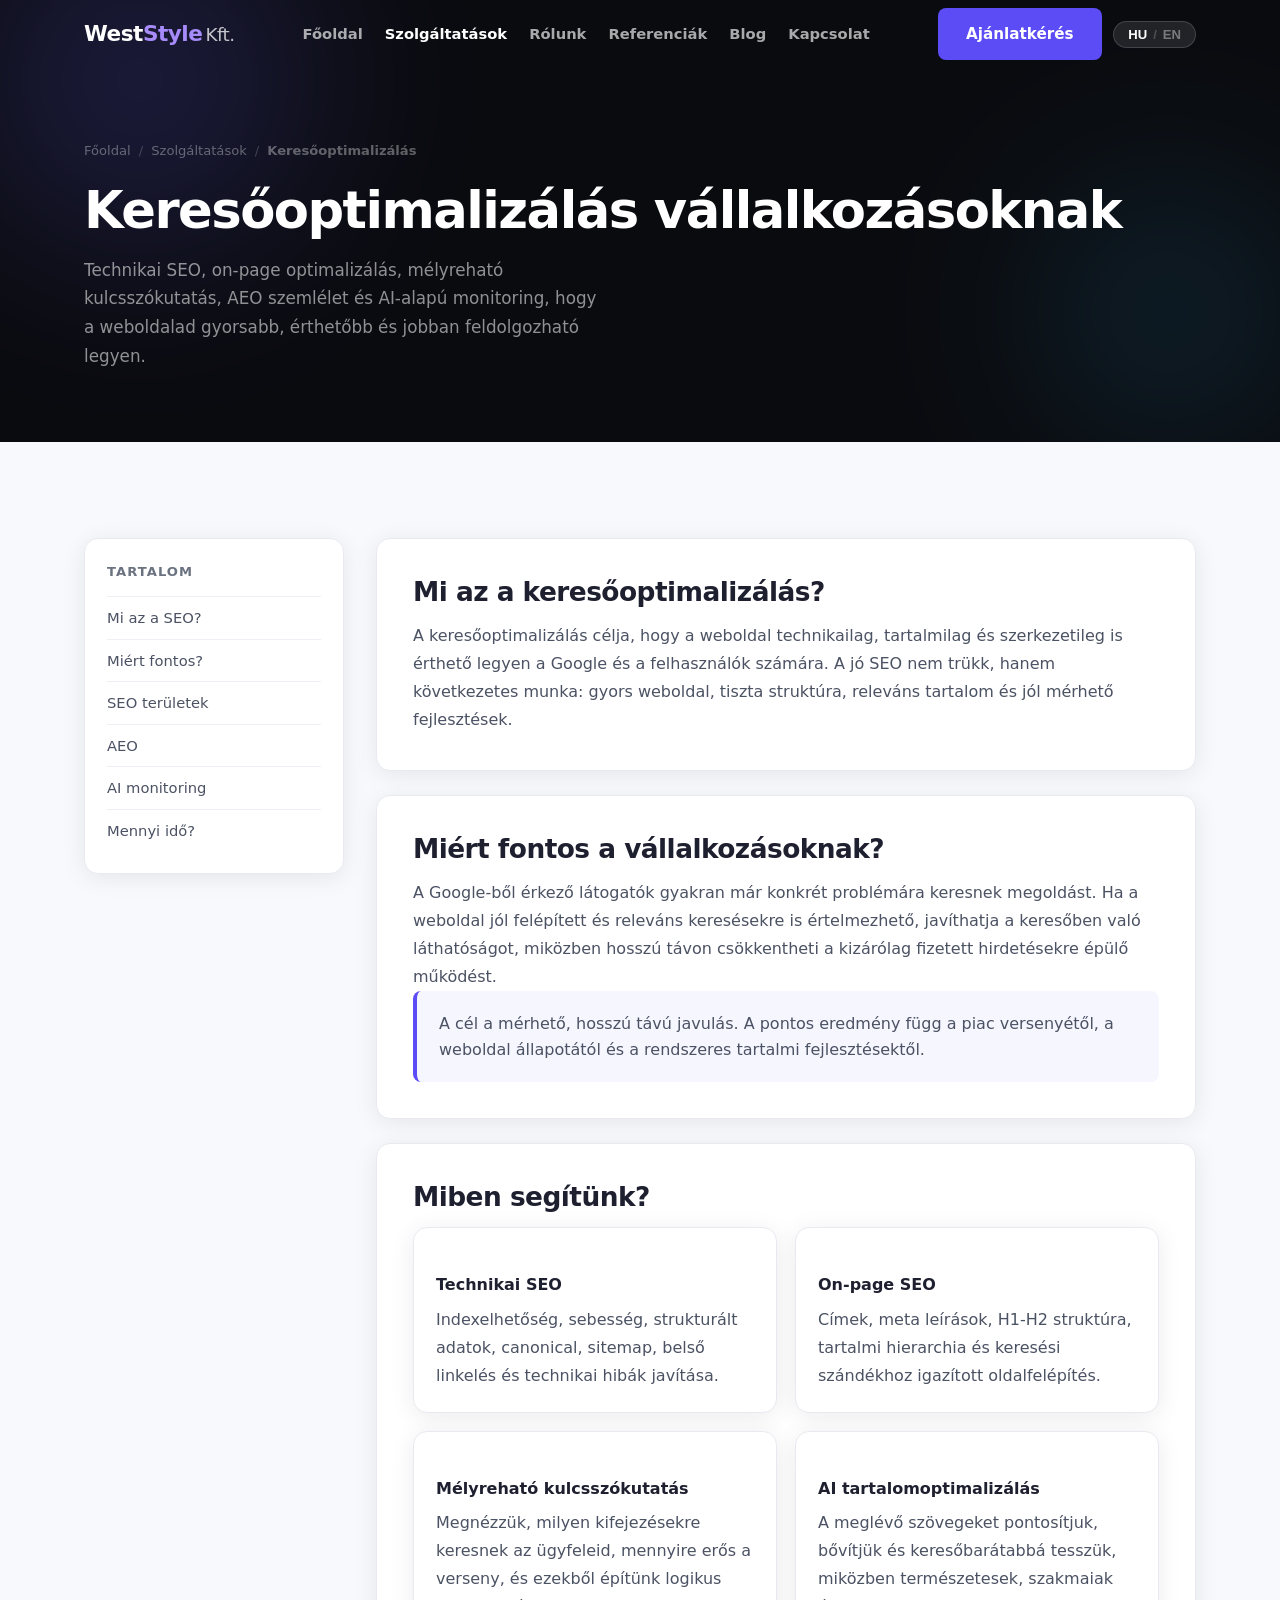
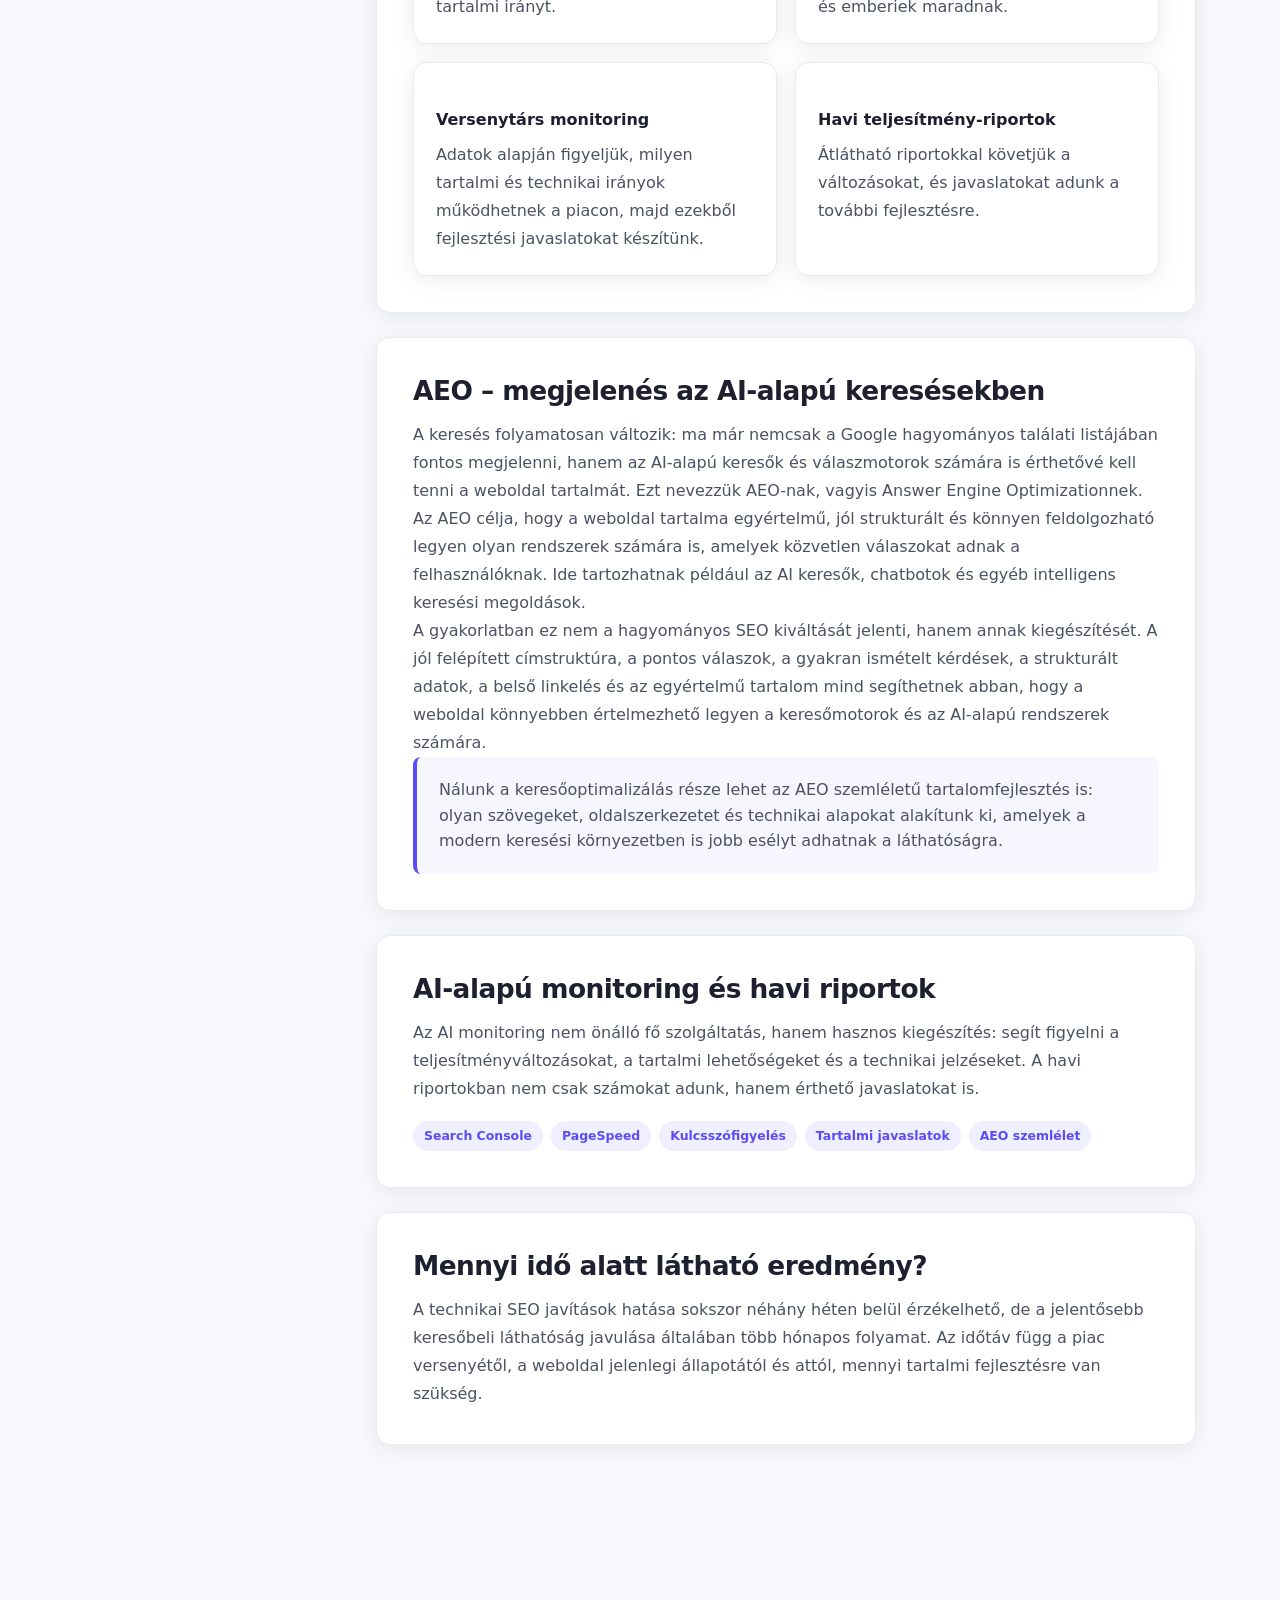
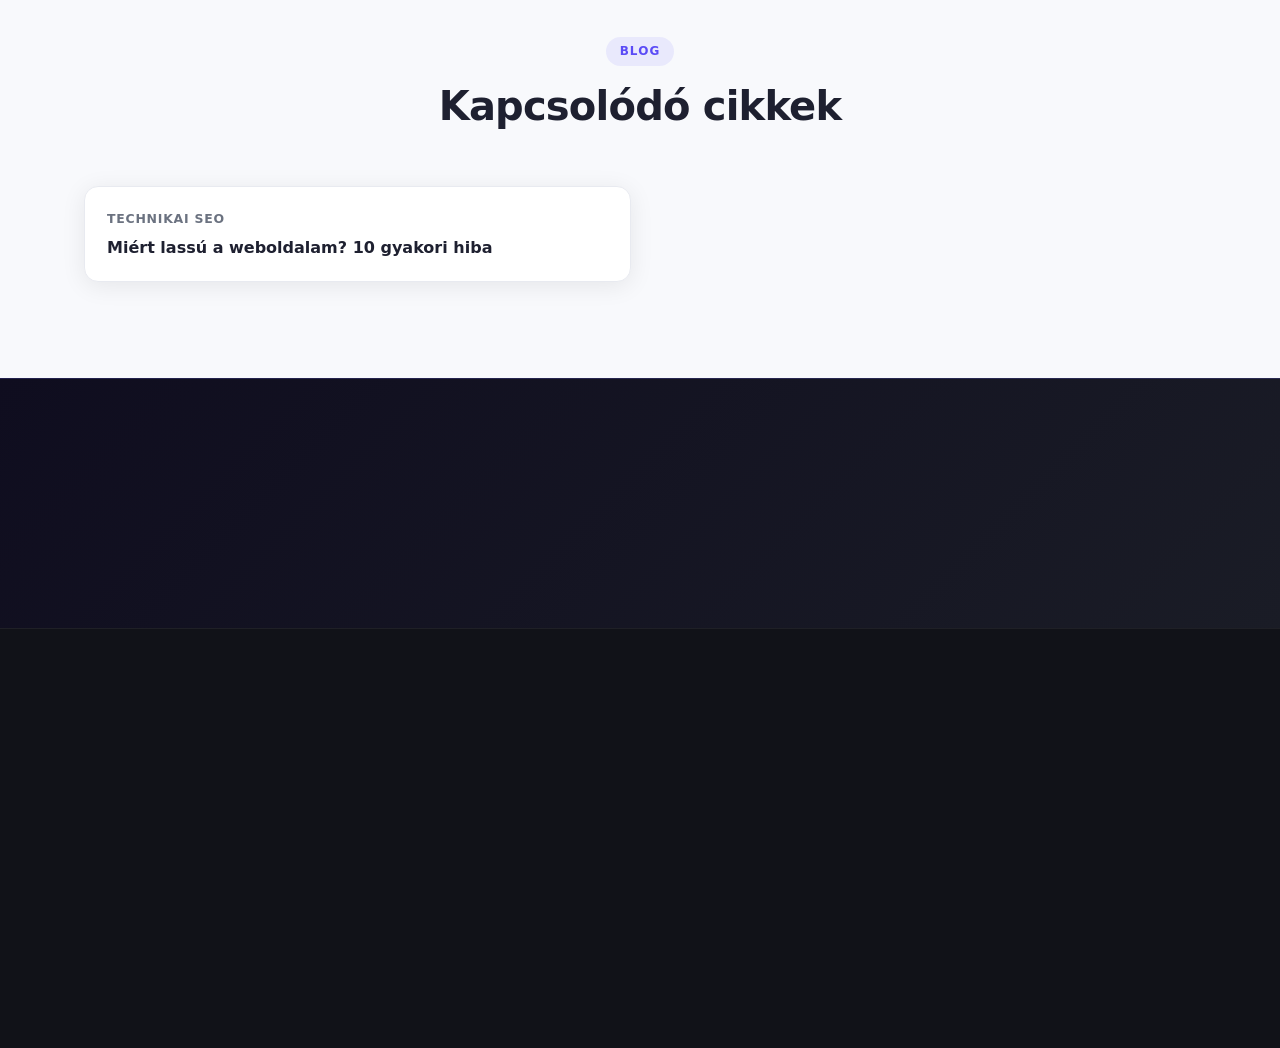
<file: keresooptimalizalas.html>
﻿<!DOCTYPE html>
<html lang="hu">
<head>
  <meta charset="UTF-8" />
  <meta name="viewport" content="width=device-width, initial-scale=1.0" />
  <title>Keresőoptimalizálás | Technikai SEO, kulcsszókutatás, SEO audit | West Style Kft.</title>
  <meta name="description" content="Keresőoptimalizálás vállalkozásoknak: technikai SEO, on-page SEO, mélyreható kulcsszókutatás, tartalomoptimalizálás, AEO szemlélet és havi riportok." />
  <link rel="canonical" href="https://weststylee.hu/keresooptimalizalas" />
  <meta property="og:type" content="website" />
  <meta property="og:title" content="Keresőoptimalizálás | West Style Kft." />
  <meta property="og:description" content="Technikai SEO, on-page optimalizálás, kulcsszókutatás, AEO szemlélet és átlátható havi riportok." />
  <meta property="og:url" content="https://weststylee.hu/keresooptimalizalas" />
  <meta property="og:site_name" content="West Style Kft." />
  <style>
    *,*::before,*::after{box-sizing:border-box;margin:0;padding:0}:root{--dark:#0a0b0f;--dark-2:#111218;--accent:#5b4cf6;--accent-2:#a78bfa;--accent-3:#38bdf8;--light:#f8f9fc;--text:#1e2030;--white:#fff;--radius-sm:8px;--transition:.25s cubic-bezier(.4,0,.2,1)}html{scroll-behavior:smooth;font-size:16px}body{font-family:system-ui,-apple-system,BlinkMacSystemFont,"Segoe UI",sans-serif;background:var(--light);color:var(--text);line-height:1.6;overflow-x:hidden}.container{width:100%;max-width:1160px;margin:0 auto;padding:0 24px}a{text-decoration:none;color:inherit}.navbar{position:fixed;top:0;left:0;right:0;z-index:100;padding:0;transition:background var(--transition),box-shadow var(--transition)}.navbar.scrolled{background:rgba(10,11,15,.92);backdrop-filter:blur(16px);box-shadow:0 1px 0 rgba(255,255,255,.06)}.nav-inner{display:flex;align-items:center;justify-content:space-between;height:68px}.logo{display:inline-flex;align-items:baseline;font-size:1.35rem;font-weight:700;letter-spacing:-.5px;white-space:nowrap}.logo-west{color:var(--white)}.logo-style{color:var(--accent-2)}.logo-kft{color:rgba(255,255,255,.74);font-weight:400;font-size:.85em;margin-left:3px}.nav-links{display:flex;gap:22px}.nav-links a{color:rgba(255,255,255,.65);font-size:.92rem;font-weight:600}.nav-links a:hover,.nav-links a.nav-active{color:var(--white)}.nav-right{display:flex;align-items:center;gap:12px}.btn{display:inline-flex;align-items:center;justify-content:center;gap:8px;padding:14px 28px;border-radius:var(--radius-sm);font-size:.95rem;font-weight:600;cursor:pointer;border:none}.btn-primary{background:var(--accent);color:var(--white)}.btn-sm{padding:8px 18px;font-size:.85rem}.lang-toggle{background:rgba(255,255,255,.1);border:1px solid rgba(255,255,255,.15);border-radius:20px;padding:5px 14px;cursor:pointer;display:flex;align-items:center;gap:6px;font-size:.82rem;font-weight:600}.lang-hu,.lang-en{color:rgba(255,255,255,.4)}.lang-hu.active,.lang-en.active{color:var(--white)}.lang-sep{color:rgba(255,255,255,.2)}.hamburger{display:none;flex-direction:column;gap:5px;background:none;border:none;cursor:pointer;padding:4px}.hamburger span{display:block;width:24px;height:2px;background:var(--white);border-radius:2px}.page-hero{background:var(--dark);position:relative;overflow:hidden;padding:140px 0 72px}.page-hero-bg{position:absolute;inset:0;pointer-events:none}.hero-orb{position:absolute;border-radius:50%;filter:blur(80px);opacity:.45}.orb1{width:520px;height:520px;background:radial-gradient(circle,#6c63ff 0%,transparent 70%);top:-180px;left:-120px}.orb2{width:420px;height:420px;background:radial-gradient(circle,#38bdf8 0%,transparent 70%);bottom:-80px;right:-100px;opacity:.3}.page-hero-content{position:relative;z-index:2}.breadcrumb{display:flex;align-items:center;gap:8px;font-size:.82rem;color:rgba(255,255,255,.35);margin-bottom:20px}.breadcrumb a{color:rgba(255,255,255,.35)}.breadcrumb span{color:rgba(255,255,255,.2)}.page-hero-content h1{font-size:clamp(2rem,4.5vw,3.2rem);font-weight:700;color:var(--white);letter-spacing:-.03em;margin-bottom:16px;line-height:1.15}.page-hero-content p{font-size:1.05rem;color:rgba(255,255,255,.55);max-width:680px;line-height:1.7}@media (max-width:960px){.nav-links{display:none;position:absolute;top:68px;left:0;right:0;background:rgba(10,11,15,.96);flex-direction:column;padding:24px;gap:20px}.nav-links.open{display:flex}.hamburger{display:flex}}@media (max-width:720px){.btn-sm{display:none}.hero-orb{filter:blur(56px)}}@media (max-width:480px){.container{padding:0 18px}.logo{font-size:1.2rem}.page-hero{padding:116px 0 56px}}
  </style>
  <link rel="preload" href="style.css" as="style" onload="this.onload=null;this.rel='stylesheet'" />
  <noscript><link rel="stylesheet" href="style.css" /></noscript>
  <script type="application/ld+json">
{"@context":"https://schema.org","@type":"BreadcrumbList","itemListElement":[{"@type":"ListItem","position":1,"name":"Főoldal","item":"https://weststylee.hu/"},{"@type":"ListItem","position":2,"name":"Szolgáltatások","item":"https://weststylee.hu/szolgaltatasok"},{"@type":"ListItem","position":3,"name":"Keresőoptimalizálás","item":"https://weststylee.hu/keresooptimalizalas"}]}
  </script>
  <script type="application/ld+json">
{"@context":"https://schema.org","@type":"Service","name":"Keresőoptimalizálás","provider":{"@type":"Organization","name":"West Style Kft.","url":"https://weststylee.hu"},"areaServed":"HU","serviceType":"SEO, technikai SEO, on-page SEO, kulcsszókutatás, SEO audit","url":"https://weststylee.hu/keresooptimalizalas"}
  </script>
</head>
<body>
  <header class="navbar" id="navbar"><div class="container nav-inner"><a href="index.html" class="logo"><span class="logo-west">West</span><span class="logo-style">Style</span><span class="logo-kft">Kft.</span></a><nav class="nav-links" id="nav-links"><a href="index.html">Főoldal</a><a href="szolgaltatasok.html" class="nav-active">Szolgáltatások</a><a href="rolunk.html">Rólunk</a><a href="referenciak.html">Referenciák</a><a href="blog.html">Blog</a><a href="kapcsolat.html">Kapcsolat</a></nav><div class="nav-right"><a href="kapcsolat.html" class="btn btn-primary btn-sm">Ajánlatkérés</a><button class="lang-toggle" id="langToggle" type="button" aria-label="Nyelvváltás"><span class="lang-hu active" id="langHU">HU</span><span class="lang-sep">/</span><span class="lang-en" id="langEN">EN</span></button><button class="hamburger" id="hamburger" type="button" aria-label="Menü megnyitása" aria-controls="nav-links" aria-expanded="false"><span></span><span></span><span></span></button></div></div></header>
  <main>
    <section class="page-hero"><div class="page-hero-bg"><div class="hero-orb orb1" style="opacity:.25"></div><div class="hero-orb orb2" style="opacity:.15"></div></div><div class="container page-hero-content"><div class="breadcrumb"><a href="index.html">Főoldal</a><span>/</span><a href="szolgaltatasok.html">Szolgáltatások</a><span>/</span><strong>Keresőoptimalizálás</strong></div><h1>Keresőoptimalizálás vállalkozásoknak</h1><p>Technikai SEO, on-page optimalizálás, mélyreható kulcsszókutatás, AEO szemlélet és AI-alapú monitoring, hogy a weboldalad gyorsabb, érthetőbb és jobban feldolgozható legyen.</p></div></section>
    <section class="service-detail-page"><div class="container service-detail-grid"><aside class="service-toc fade-in"><strong>Tartalom</strong><a href="#mi-az">Mi az a SEO?</a><a href="#fontos">Miért fontos?</a><a href="#teruletek">SEO területek</a><a href="#aeo">AEO</a><a href="#monitoring">AI monitoring</a><a href="#eredmeny">Mennyi idő?</a></aside><div class="service-content">
      <section class="service-content-card fade-in" id="mi-az"><h2>Mi az a keresőoptimalizálás?</h2><p>A keresőoptimalizálás célja, hogy a weboldal technikailag, tartalmilag és szerkezetileg is érthető legyen a Google és a felhasználók számára. A jó SEO nem trükk, hanem következetes munka: gyors weboldal, tiszta struktúra, releváns tartalom és jól mérhető fejlesztések.</p></section>
      <section class="service-content-card fade-in" id="fontos"><h2>Miért fontos a vállalkozásoknak?</h2><p>A Google-ből érkező látogatók gyakran már konkrét problémára keresnek megoldást. Ha a weboldal jól felépített és releváns keresésekre is értelmezhető, javíthatja a keresőben való láthatóságot, miközben hosszú távon csökkentheti a kizárólag fizetett hirdetésekre épülő működést.</p><div class="service-highlight">A cél a mérhető, hosszú távú javulás. A pontos eredmény függ a piac versenyétől, a weboldal állapotától és a rendszeres tartalmi fejlesztésektől.</div></section>
      <section class="service-content-card fade-in" id="teruletek"><h2>Miben segítünk?</h2><div class="service-feature-grid"><div class="service-info-card"><h3>Technikai SEO</h3><p>Indexelhetőség, sebesség, strukturált adatok, canonical, sitemap, belső linkelés és technikai hibák javítása.</p></div><div class="service-info-card"><h3>On-page SEO</h3><p>Címek, meta leírások, H1-H2 struktúra, tartalmi hierarchia és keresési szándékhoz igazított oldalfelépítés.</p></div><div class="service-info-card"><h3>Mélyreható kulcsszókutatás</h3><p>Megnézzük, milyen kifejezésekre keresnek az ügyfeleid, mennyire erős a verseny, és ezekből építünk logikus tartalmi irányt.</p></div><div class="service-info-card"><h3>AI tartalomoptimalizálás</h3><p>A meglévő szövegeket pontosítjuk, bővítjük és keresőbarátabbá tesszük, miközben természetesek, szakmaiak és emberiek maradnak.</p></div><div class="service-info-card"><h3>Versenytárs monitoring</h3><p>Adatok alapján figyeljük, milyen tartalmi és technikai irányok működhetnek a piacon, majd ezekből fejlesztési javaslatokat készítünk.</p></div><div class="service-info-card"><h3>Havi teljesítmény-riportok</h3><p>Átlátható riportokkal követjük a változásokat, és javaslatokat adunk a további fejlesztésre.</p></div></div></section>
      <section class="service-content-card fade-in" id="aeo"><h2>AEO – megjelenés az AI-alapú keresésekben</h2><p>A keresés folyamatosan változik: ma már nemcsak a Google hagyományos találati listájában fontos megjelenni, hanem az AI-alapú keresők és válaszmotorok számára is érthetővé kell tenni a weboldal tartalmát. Ezt nevezzük AEO-nak, vagyis Answer Engine Optimizationnek.</p><p>Az AEO célja, hogy a weboldal tartalma egyértelmű, jól strukturált és könnyen feldolgozható legyen olyan rendszerek számára is, amelyek közvetlen válaszokat adnak a felhasználóknak. Ide tartozhatnak például az AI keresők, chatbotok és egyéb intelligens keresési megoldások.</p><p>A gyakorlatban ez nem a hagyományos SEO kiváltását jelenti, hanem annak kiegészítését. A jól felépített címstruktúra, a pontos válaszok, a gyakran ismételt kérdések, a strukturált adatok, a belső linkelés és az egyértelmű tartalom mind segíthetnek abban, hogy a weboldal könnyebben értelmezhető legyen a keresőmotorok és az AI-alapú rendszerek számára.</p><div class="service-highlight">Nálunk a keresőoptimalizálás része lehet az AEO szemléletű tartalomfejlesztés is: olyan szövegeket, oldalszerkezetet és technikai alapokat alakítunk ki, amelyek a modern keresési környezetben is jobb esélyt adhatnak a láthatóságra.</div></section>
      <section class="service-content-card fade-in" id="monitoring"><h2>AI-alapú monitoring és havi riportok</h2><p>Az AI monitoring nem önálló fő szolgáltatás, hanem hasznos kiegészítés: segít figyelni a teljesítményváltozásokat, a tartalmi lehetőségeket és a technikai jelzéseket. A havi riportokban nem csak számokat adunk, hanem érthető javaslatokat is.</p><div class="service-pill-row"><span>Search Console</span><span>PageSpeed</span><span>Kulcsszófigyelés</span><span>Tartalmi javaslatok</span><span>AEO szemlélet</span></div></section>
      <section class="service-content-card fade-in" id="eredmeny"><h2>Mennyi idő alatt látható eredmény?</h2><p>A technikai SEO javítások hatása sokszor néhány héten belül érzékelhető, de a jelentősebb keresőbeli láthatóság javulása általában több hónapos folyamat. Az időtáv függ a piac versenyétől, a weboldal jelenlegi állapotától és attól, mennyi tartalmi fejlesztésre van szükség.</p></section>
    </div></div></section>
    <section class="service-related"><div class="container"><div class="section-header fade-in"><span class="section-tag">Blog</span><h2>Kapcsolódó cikkek</h2></div><div class="service-blog-grid"><a class="service-blog-card fade-in" href="blog/miert-lassu-a-weboldalam.html"><span>Technikai SEO</span><strong>Miért lassú a weboldalam? 10 gyakori hiba</strong></a></div></div></section>
    <section class="cta-banner"><div class="container cta-inner fade-in"><div class="cta-text"><h2>Kérj SEO konzultációt</h2><p>Megnézzük, milyen technikai és tartalmi lépések támogathatják legjobban a keresőben való láthatóságot.</p></div><a href="kapcsolat.html" class="btn btn-primary btn-lg">Kapcsolatfelvétel</a></div></section>
  </main>
  <footer class="footer"><div class="container footer-inner"><div class="footer-top"><div class="footer-brand"><a href="index.html" class="logo"><span class="logo-west">West</span><span class="logo-style">Style</span><span class="logo-kft">Kft.</span></a><p>Digitális megoldások, valódi eredmények.</p></div><div class="footer-nav"><span class="fn-title">Navigáció</span><a href="index.html">Főoldal</a><a href="szolgaltatasok.html">Szolgáltatások</a><a href="rolunk.html">Rólunk</a><a href="referenciak.html">Referenciák</a><a href="blog.html">Blog</a><a href="kapcsolat.html">Kapcsolat</a></div><div class="footer-nav"><span class="fn-title">Szolgáltatások</span><a href="weboldal-keszites.html">Weboldal készítés</a><a href="keresooptimalizalas.html">Keresőoptimalizálás</a><a href="weboldal-karbantartas.html">Weboldal karbantartás</a></div><div class="footer-contact-col"><span class="fn-title">Elérhetőség</span><a href="mailto:info@weststylee.hu">info@weststylee.hu</a><a href="tel:+36306397354">+36 30 639 7354</a></div></div><div class="footer-bottom"><p class="footer-copy">© 2026 West Style Kft. Minden jog fenntartva.</p></div></div></footer>
  <script src="script.min.js" defer></script>
</body>
</html>
</file>
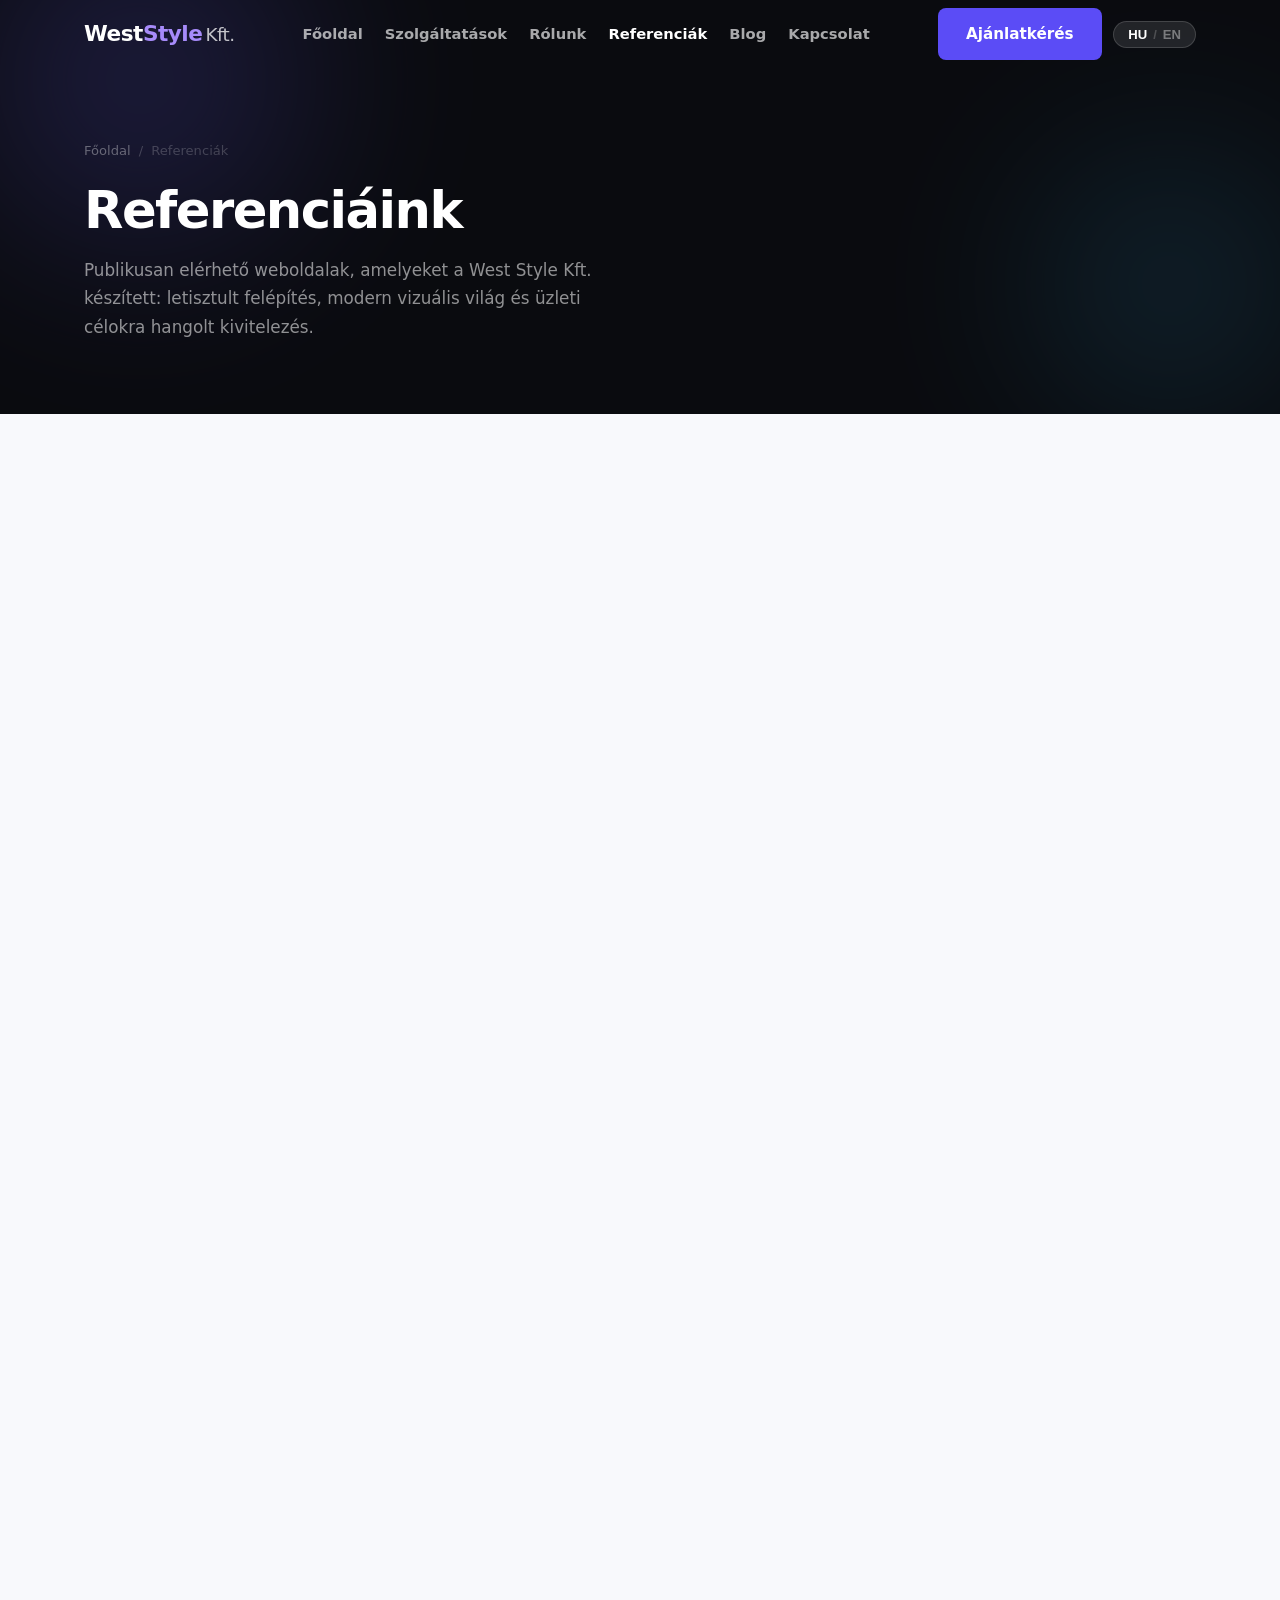
<file: referenciak.html>
﻿<!DOCTYPE html>
<html lang="hu">
<head>
  <meta charset="UTF-8" />
  <meta name="viewport" content="width=device-width, initial-scale=1.0" />
  <title>Portfólió & Referenciák – Web Design, SEO Projektek | West Style</title>
  <meta name="description" content="Tekintse meg a West Style Kft. referenciáit! Sikeres weboldal és SEO projektek magyar vállalkozásoknak. Látványos, eredményes munkáink bizonyítják szakértelmünket." />
  <link rel="canonical" href="https://weststylee.hu/referenciak" />
  <style>
    *,*::before,*::after{box-sizing:border-box;margin:0;padding:0}:root{--dark:#0a0b0f;--dark-2:#111218;--accent:#5b4cf6;--accent-2:#a78bfa;--accent-3:#38bdf8;--light:#f8f9fc;--text:#1e2030;--white:#fff;--radius-sm:8px;--transition:.25s cubic-bezier(.4,0,.2,1)}html{scroll-behavior:smooth;font-size:16px}body{font-family:system-ui,-apple-system,BlinkMacSystemFont,"Segoe UI",sans-serif;background:var(--light);color:var(--text);line-height:1.6;overflow-x:hidden}.container{width:100%;max-width:1160px;margin:0 auto;padding:0 24px}a{text-decoration:none;color:inherit}.navbar{position:fixed;top:0;left:0;right:0;z-index:100;padding:0;transition:background var(--transition),box-shadow var(--transition)}.navbar.scrolled{background:rgba(10,11,15,.92);backdrop-filter:blur(16px);box-shadow:0 1px 0 rgba(255,255,255,.06)}.nav-inner{display:flex;align-items:center;justify-content:space-between;height:68px}.logo{display:inline-flex;align-items:baseline;font-size:1.35rem;font-weight:700;letter-spacing:-.5px;white-space:nowrap}.logo-west{color:var(--white)}.logo-style{color:var(--accent-2)}.logo-kft{color:rgba(255,255,255,.74);font-weight:400;font-size:.85em;margin-left:3px}.nav-links{display:flex;gap:22px}.nav-links a{color:rgba(255,255,255,.65);font-size:.92rem;font-weight:600}.nav-links a:hover,.nav-links a.nav-active{color:var(--white)}.nav-right{display:flex;align-items:center;gap:12px}.btn{display:inline-flex;align-items:center;justify-content:center;gap:8px;padding:14px 28px;border-radius:var(--radius-sm);font-size:.95rem;font-weight:600;cursor:pointer;border:none}.btn-primary{background:var(--accent);color:var(--white)}.btn-sm{padding:8px 18px;font-size:.85rem}.btn-ghost{background:transparent;color:rgba(255,255,255,.8);border:1px solid rgba(255,255,255,.2)}.lang-toggle{background:rgba(255,255,255,.1);border:1px solid rgba(255,255,255,.15);border-radius:20px;padding:5px 14px;cursor:pointer;display:flex;align-items:center;gap:6px;font-size:.82rem;font-weight:600}.lang-hu,.lang-en{color:rgba(255,255,255,.4)}.lang-hu.active,.lang-en.active{color:var(--white)}.lang-sep{color:rgba(255,255,255,.2)}.hamburger{display:none;flex-direction:column;gap:5px;background:none;border:none;cursor:pointer;padding:4px}.hamburger span{display:block;width:24px;height:2px;background:var(--white);border-radius:2px}.hero,.page-hero{background:var(--dark);position:relative;overflow:hidden}.hero{min-height:100vh;display:flex;align-items:center;padding:120px 0 80px}.hero-bg,.page-hero-bg{position:absolute;inset:0;pointer-events:none}.hero-orb{position:absolute;border-radius:50%;filter:blur(80px);opacity:.45}.orb1{width:520px;height:520px;background:radial-gradient(circle,#6c63ff 0%,transparent 70%);top:-180px;left:-120px}.orb2{width:420px;height:420px;background:radial-gradient(circle,#38bdf8 0%,transparent 70%);bottom:-80px;right:-100px;opacity:.3}.orb3{width:300px;height:300px;background:radial-gradient(circle,#a78bfa 0%,transparent 70%);top:40%;left:55%;opacity:.2}.hero-grid{position:absolute;inset:0;background-image:linear-gradient(rgba(108,99,255,.04) 1px,transparent 1px),linear-gradient(90deg,rgba(108,99,255,.04) 1px,transparent 1px);background-size:64px 64px}.hero-content,.page-hero-content{position:relative;z-index:2}.hero-content{max-width:760px}.hero-badge{display:inline-flex;align-items:center;gap:8px;background:rgba(108,99,255,.18);border:1px solid rgba(108,99,255,.35);color:var(--accent-2);padding:6px 16px;border-radius:20px;font-size:.78rem;font-weight:600;letter-spacing:.06em;text-transform:uppercase;margin-bottom:24px}.hero-title{font-size:clamp(2.4rem,5.5vw,4rem);font-weight:700;line-height:1.12;color:var(--white);margin-bottom:24px;letter-spacing:-.02em}.gradient-text{background:linear-gradient(135deg,var(--accent-2) 0%,var(--accent-3) 100%);-webkit-background-clip:text;-webkit-text-fill-color:transparent;background-clip:text}.hero-sub{font-size:1.1rem;color:rgba(255,255,255,.62);max-width:580px;margin-bottom:40px;line-height:1.75}.hero-actions{display:flex;gap:16px;flex-wrap:wrap;margin-bottom:56px}.hero-stats{display:flex;align-items:center;gap:32px}.stat{display:flex;flex-direction:column;gap:4px}.stat-num{font-size:1.8rem;font-weight:700;color:var(--white);line-height:1}.stat-label{font-size:.75rem;color:rgba(255,255,255,.4);font-weight:600;letter-spacing:.06em;text-transform:uppercase}.stat-divider{width:1px;height:36px;background:rgba(255,255,255,.1)}.page-hero{padding:140px 0 72px}.breadcrumb{display:flex;align-items:center;gap:8px;font-size:.82rem;color:rgba(255,255,255,.35);margin-bottom:20px}.breadcrumb a{color:rgba(255,255,255,.35)}.breadcrumb span{color:rgba(255,255,255,.2)}.page-hero-content h1{font-size:clamp(2rem,4.5vw,3.2rem);font-weight:700;color:var(--white);letter-spacing:-.03em;margin-bottom:16px;line-height:1.15}.page-hero-content p{font-size:1.05rem;color:rgba(255,255,255,.55);max-width:520px;line-height:1.7}@media (max-width:960px){.nav-inner{gap:16px}.nav-links{display:none;position:absolute;top:68px;left:0;right:0;background:rgba(10,11,15,.96);backdrop-filter:blur(16px);flex-direction:column;padding:24px;gap:20px}.nav-links.open{display:flex}.hamburger{display:flex}}@media (max-width:720px){.btn-sm{display:none}.hero-stats{flex-wrap:wrap;gap:16px}.hero-orb{filter:blur(56px);opacity:.34}.hero-scroll{display:none}}@media (max-width:480px){.container{padding:0 18px}.nav-inner{gap:10px}.nav-right{gap:8px}.logo{font-size:1.2rem}.lang-toggle{padding:5px 10px}.hero-title{font-size:2rem}.hero-actions .btn{width:100%}.page-hero{padding:116px 0 56px}}
  </style>
  <link rel="preload" href="style.css" as="style" onload="this.onload=null;this.rel='stylesheet'" />
  <noscript><link rel="stylesheet" href="style.css" /></noscript>
  <script type="application/ld+json">
{
  "@context": "https://schema.org",
  "@type": "BreadcrumbList",
  "itemListElement": [
    {
      "@type": "ListItem",
      "position": 1,
      "name": "Főoldal",
      "item": "https://weststylee.hu/"
    },
    {
      "@type": "ListItem",
      "position": 2,
      "name": "Referenciák",
      "item": "https://weststylee.hu/referenciak"
    }
  ]
}
</script>
</head>
<body>

  <header class="navbar" id="navbar">
    <div class="container nav-inner">
      <a href="index.html" class="logo">
        <span class="logo-west">West</span><span class="logo-style">Style</span>
        <span class="logo-kft">Kft.</span>
      </a>
      <nav class="nav-links" id="nav-links">
        <a href="index.html" data-i18n="nav.home">Főoldal</a>
        <a href="szolgaltatasok.html" data-i18n="nav.services">Szolgáltatások</a>
        <a href="rolunk.html" data-i18n="nav.about">Rólunk</a>
        <a href="referenciak.html" class="nav-active" data-i18n="nav.references">Referenciák</a>
        <a href="blog.html" data-i18n="nav.blog">Blog</a>
        <a href="kapcsolat.html" data-i18n="nav.contact">Kapcsolat</a>
      </nav>
      <div class="nav-right">
        <a href="kapcsolat.html" class="btn btn-primary btn-sm" data-i18n="nav.cta">Ajánlatkérés</a>
        <button class="lang-toggle" id="langToggle" type="button" aria-label="Nyelvváltás">
          <span class="lang-hu active" id="langHU">HU</span>
          <span class="lang-sep">/</span>
          <span class="lang-en" id="langEN">EN</span>
        </button>
        <button class="hamburger" id="hamburger" type="button" aria-label="Menü megnyitása" aria-controls="nav-links" aria-expanded="false">
          <span></span><span></span><span></span>
        </button>
      </div>
    </div>
  </header>

  
  <main>
<section class="page-hero">
    <div class="page-hero-bg">
      <div class="hero-orb orb1" style="opacity:.24"></div>
      <div class="hero-orb orb2" style="opacity:.16"></div>
    </div>
    <div class="container page-hero-content">
      <div class="breadcrumb">
        <a href="index.html" data-i18n="nav.home">Főoldal</a>
        <span>/</span>
        <span data-i18n="nav.references">Referenciák</span>
      </div>
      <h1 data-i18n="rp.hero.title">Referenciáink</h1>
      <p data-i18n="rp.hero.sub">Publikusan elérhető weboldalak, amelyeket a West Style Kft. készített: letisztult felépítés, modern vizuális világ és üzleti célokra hangolt kivitelezés.</p>
    </div>
  </section>

  <section class="references-showcase">
    <div class="container">
      <div class="section-header fade-in">
        <span class="section-tag" data-i18n="rp.tag">Munkáink</span>
        <h2 data-i18n="rp.title">Két elkészült weboldal, gyors előnézettel</h2>
        <p data-i18n="rp.sub">A referencia kártyák statikus előnézetet mutatnak, kattintásra pedig a publikusan elérhető oldalakra vezetnek.</p>
      </div>

      <div class="reference-grid">
        <article class="reference-card fade-in">
          <div class="reference-preview">
            <div class="reference-browser">
              <div class="reference-browser-bar">
                <span></span><span></span><span></span>
                <strong>donniq.hu</strong>
              </div>
              <div class="reference-frame reference-frame-donniq reference-frame-static">
                <img class="reference-screenshot" src="assets/references/donniq-home.jpg" alt="DonniQ weboldal előnézet" data-i18n-alt="rp.card1.alt" loading="lazy" decoding="async">
                <a class="reference-frame-cta" href="https://donniq.hu/" target="_blank" rel="noopener" data-i18n="rp.preview.open">Élő weboldal megnyitása</a>
                <div class="reference-fallback">
                  <span>donniq.hu</span>
                </div>
              </div>
            </div>
            <a class="reference-preview-link" href="https://donniq.hu/" target="_blank" rel="noopener" aria-label="Donniq weboldal megnyitása" data-i18n-aria-label="rp.card1.aria"></a>
          </div>
          <div class="reference-content">
            <div class="reference-meta">
              <span class="reference-num">01 DonniQ</span>
            </div>
            <p data-i18n="rp.card1.desc">Modern, reszponzív weboldal, amely gyorsan áttekinthető struktúrával és erős első benyomással támogatja a márka online jelenlétét.</p>
            <div class="reference-tags">
              <span>Responsive</span>
              <span>UX/UI</span>
            </div>
            <a href="https://donniq.hu/" class="st-link" target="_blank" rel="noopener" data-i18n="rp.open">Élő oldal megnyitása →</a>
          </div>
        </article>

        <article class="reference-card reference-card-featured fade-in">
          <div class="reference-preview">
            <div class="reference-browser">
              <div class="reference-browser-bar">
                <span></span><span></span><span></span>
                <strong>henka.online</strong>
              </div>
              <div class="reference-frame reference-frame-henka reference-frame-static">
                <img class="reference-screenshot" src="assets/references/henka-home.jpg" alt="Henka weboldal előnézet" data-i18n-alt="rp.card2.alt" loading="lazy" decoding="async">
                <a class="reference-frame-cta" href="https://henka.online/" target="_blank" rel="noopener" data-i18n="rp.preview.open">Élő weboldal megnyitása</a>
                <div class="reference-fallback">
                  <span>henka.online</span>
                </div>
              </div>
            </div>
            <a class="reference-preview-link" href="https://henka.online/" target="_blank" rel="noopener" aria-label="Henka weboldal megnyitása" data-i18n-aria-label="rp.card2.aria"></a>
          </div>
          <div class="reference-content">
            <div class="reference-meta">
              <span class="reference-num">02 Henka</span>
            </div>
            <p data-i18n="rp.card2.desc">Publikus, mobilbarát weboldal átgondolt tartalmi szerkezettel, gördülékeny navigációval és a szolgáltatás bemutatását segítő vizuális ritmussal.</p>
            <div class="reference-tags">
              <span>Web design</span>
              <span>Mobile-first</span>
            </div>
            <a href="https://henka.online/" class="st-link" target="_blank" rel="noopener" data-i18n="rp.open">Élő oldal megnyitása →</a>
          </div>
        </article>
      </div>
    </div>
  </section>

  <section class="reference-process">
    <div class="container">
      <div class="section-header fade-in">
        <span class="section-tag" data-i18n="rp.process.tag">Amit átadunk</span>
        <h2 data-i18n="rp.process.title">Nem csak egy kész oldalt, hanem működő digitális alapot</h2>
      </div>
      <div class="why-grid">
        <div class="why-card fade-in">
          <div class="why-icon">
            <svg viewBox="0 0 32 32" fill="none"><rect x="4" y="7" width="24" height="18" rx="2" stroke="currentColor" stroke-width="2"/><path d="M10 29h12M16 25v4" stroke="currentColor" stroke-width="2" stroke-linecap="round"/></svg>
          </div>
          <h3 data-i18n="rp.p1.t">Reszponzív megjelenés</h3>
          <p data-i18n="rp.p1.d">Az oldalak asztali gépen, tableten és mobilon is professzionálisan használhatók.</p>
        </div>
        <div class="why-card fade-in">
          <div class="why-icon">
            <svg viewBox="0 0 32 32" fill="none"><path d="M16 4l4 8 8 1-6 6 2 8-8-4-8 4 2-8-6-6 8-1z" stroke="currentColor" stroke-width="2" stroke-linejoin="round"/></svg>
          </div>
          <h3 data-i18n="rp.p2.t">Egyedi arculati hangulat</h3>
          <p data-i18n="rp.p2.d">Minden projekt vizuális világa a márkához és az üzleti célhoz igazodik.</p>
        </div>
        <div class="why-card fade-in">
          <div class="why-icon">
            <svg viewBox="0 0 32 32" fill="none"><path d="M5 24l7-7 5 5 10-13" stroke="currentColor" stroke-width="2" stroke-linecap="round" stroke-linejoin="round"/><path d="M5 28h22" stroke="currentColor" stroke-width="2" stroke-linecap="round"/></svg>
          </div>
          <h3 data-i18n="rp.p3.t">Keresőbarát alapok</h3>
          <p data-i18n="rp.p3.d">A struktúra, a sebesség és a meta elemek már az induláskor támogatják a láthatóságot.</p>
        </div>
        <div class="why-card fade-in">
          <div class="why-icon">
            <svg viewBox="0 0 32 32" fill="none"><path d="M7 16h18M16 7v18" stroke="currentColor" stroke-width="2" stroke-linecap="round"/><circle cx="16" cy="16" r="11" stroke="currentColor" stroke-width="2"/></svg>
          </div>
          <h3 data-i18n="rp.p4.t">Bővíthető rendszer</h3>
          <p data-i18n="rp.p4.d">Az elkészült weboldalak később új aloldalakkal, funkciókkal és kampányokkal bővíthetők.</p>
        </div>
      </div>
    </div>
  </section>

  <section class="cta-banner">
    <div class="container cta-inner fade-in">
      <div class="cta-text">
        <h2 data-i18n="rp.cta.title">Szeretne hasonló weboldalt?</h2>
        <p data-i18n="rp.cta.sub">Kérjen ajánlatot, és megtervezzük az Ön vállalkozásához illő digitális jelenlétet.</p>
      </div>
      <a href="kapcsolat.html" class="btn btn-primary btn-lg" data-i18n="nav.cta">Ajánlatkérés</a>
    </div>
  </section>
  </main>


  <footer class="footer">
    <div class="container footer-inner">
      <div class="footer-top">
        <div class="footer-brand">
          <a href="index.html" class="logo">
            <span class="logo-west">West</span><span class="logo-style">Style</span>
            <span class="logo-kft">Kft.</span>
          </a>
          <p data-i18n="footer.tagline">Digitális megoldások, valódi eredmények.</p>
        </div>
        <div class="footer-nav">
          <span class="fn-title" data-i18n="footer.nav">Navigáció</span>
          <a href="index.html" data-i18n="nav.home">Főoldal</a>
          <a href="szolgaltatasok.html" data-i18n="nav.services">Szolgáltatások</a>
          <a href="rolunk.html" data-i18n="nav.about">Rólunk</a>
          <a href="referenciak.html" data-i18n="nav.references">Referenciák</a>
          <a href="blog.html" data-i18n="nav.blog">Blog</a>
        <a href="kapcsolat.html" data-i18n="nav.contact">Kapcsolat</a>
          <a href="aszf.html" data-i18n="legal.terms">ÁSZF</a>
          <a href="adatvedelem.html" data-i18n="legal.privacy">Adatvédelmi tájékoztató</a>
        </div>
        <div class="footer-nav">
          <span class="fn-title" data-i18n="footer.services">Szolgáltatások</span>
          <a href="weboldal-keszites.html" data-i18n="form.opt1">Weboldal készítés</a>
          <a href="keresooptimalizalas.html" data-i18n="s2.title">Keresőoptimalizálás</a>
          <a href="weboldal-karbantartas.html" data-i18n="s3.title">Weboldal karbantartás</a>
        </div>
        <div class="footer-contact-col">
          <span class="fn-title" data-i18n="footer.contactTitle">Elérhetőség</span>
          <a href="mailto:info@weststylee.hu">info@weststylee.hu</a>
          <a href="tel:+36306397354">+36 30 639 7354</a>
        </div>
      </div>
      <div class="footer-bottom">
        <p class="footer-copy">© 2026 West Style Kft. <span data-i18n="footer.rights">Minden jog fenntartva.</span></p>
      </div>
    </div>
  </footer>

  <script src="script.min.js" defer></script>
</body>
</html>
</file>
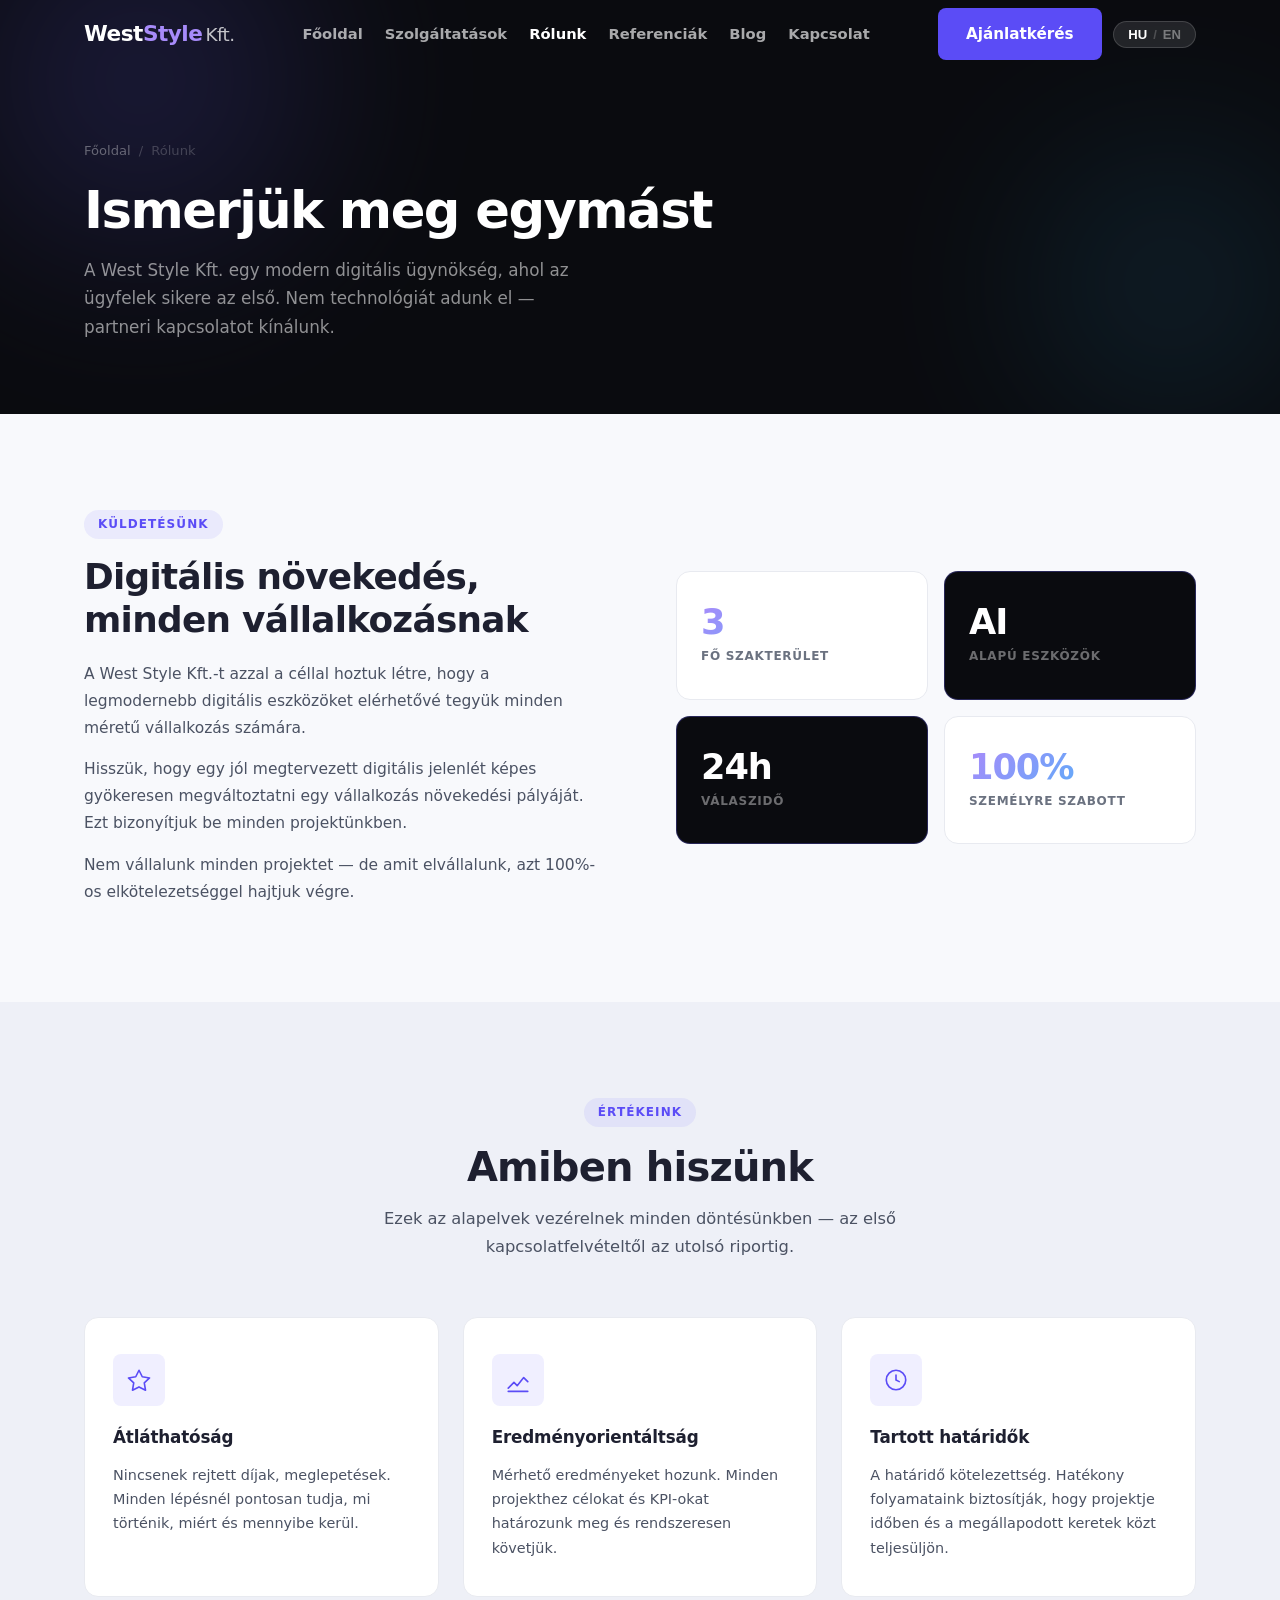
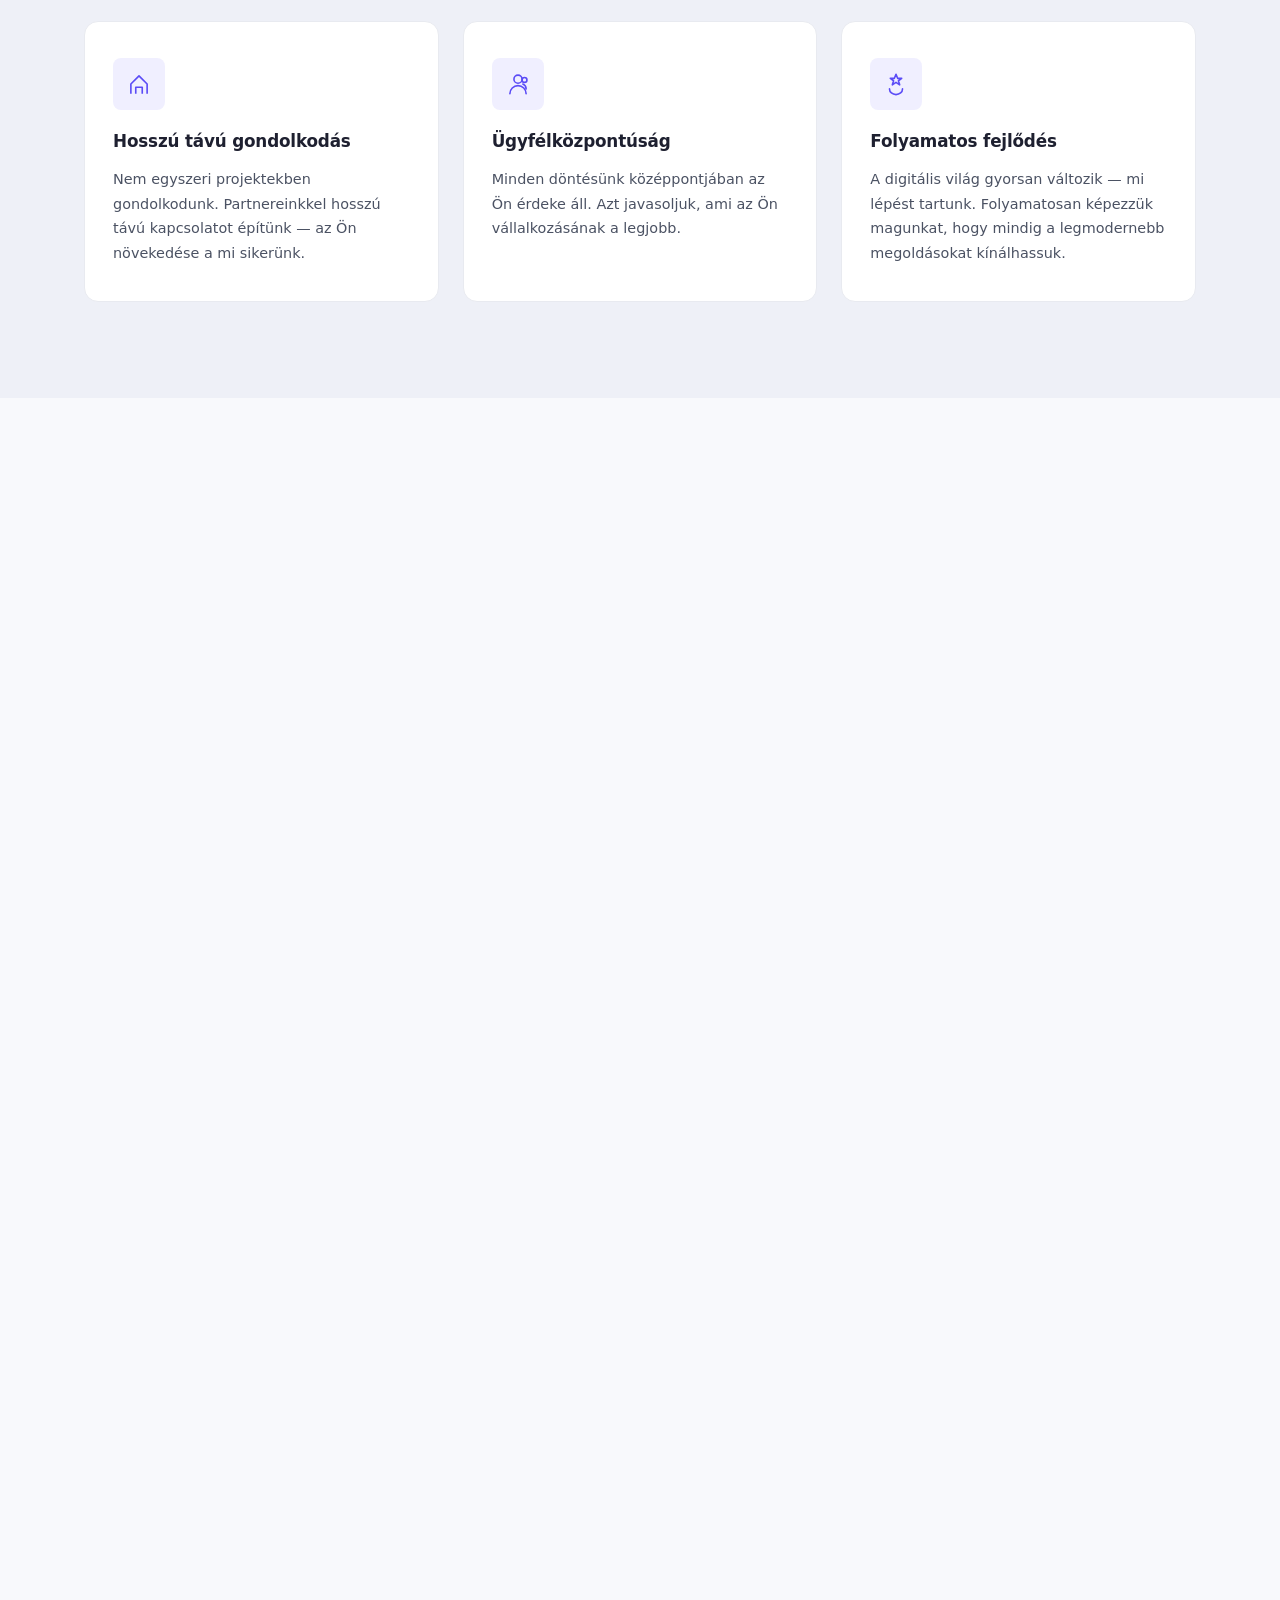
<file: rolunk.html>
﻿<!DOCTYPE html>
<html lang="hu">
<head>
  <meta charset="UTF-8" />
  <meta name="viewport" content="width=device-width, initial-scale=1.0" />
  <title>Rólunk – West Style Kft. Digitális Szolgáltatások & Csapat</title>
  <meta name="description" content="A West Style Kft. tapasztalt csapata weboldal készítésben, SEO-ban és digitális marketingben segít vállalkozásoknak növekedni. Ismerjen meg minket!" />
  <link rel="canonical" href="https://weststylee.hu/rolunk" />
  <style>
    *,*::before,*::after{box-sizing:border-box;margin:0;padding:0}:root{--dark:#0a0b0f;--dark-2:#111218;--accent:#5b4cf6;--accent-2:#a78bfa;--accent-3:#38bdf8;--light:#f8f9fc;--text:#1e2030;--white:#fff;--radius-sm:8px;--transition:.25s cubic-bezier(.4,0,.2,1)}html{scroll-behavior:smooth;font-size:16px}body{font-family:system-ui,-apple-system,BlinkMacSystemFont,"Segoe UI",sans-serif;background:var(--light);color:var(--text);line-height:1.6;overflow-x:hidden}.container{width:100%;max-width:1160px;margin:0 auto;padding:0 24px}a{text-decoration:none;color:inherit}.navbar{position:fixed;top:0;left:0;right:0;z-index:100;padding:0;transition:background var(--transition),box-shadow var(--transition)}.navbar.scrolled{background:rgba(10,11,15,.92);backdrop-filter:blur(16px);box-shadow:0 1px 0 rgba(255,255,255,.06)}.nav-inner{display:flex;align-items:center;justify-content:space-between;height:68px}.logo{display:inline-flex;align-items:baseline;font-size:1.35rem;font-weight:700;letter-spacing:-.5px;white-space:nowrap}.logo-west{color:var(--white)}.logo-style{color:var(--accent-2)}.logo-kft{color:rgba(255,255,255,.74);font-weight:400;font-size:.85em;margin-left:3px}.nav-links{display:flex;gap:22px}.nav-links a{color:rgba(255,255,255,.65);font-size:.92rem;font-weight:600}.nav-links a:hover,.nav-links a.nav-active{color:var(--white)}.nav-right{display:flex;align-items:center;gap:12px}.btn{display:inline-flex;align-items:center;justify-content:center;gap:8px;padding:14px 28px;border-radius:var(--radius-sm);font-size:.95rem;font-weight:600;cursor:pointer;border:none}.btn-primary{background:var(--accent);color:var(--white)}.btn-sm{padding:8px 18px;font-size:.85rem}.btn-ghost{background:transparent;color:rgba(255,255,255,.8);border:1px solid rgba(255,255,255,.2)}.lang-toggle{background:rgba(255,255,255,.1);border:1px solid rgba(255,255,255,.15);border-radius:20px;padding:5px 14px;cursor:pointer;display:flex;align-items:center;gap:6px;font-size:.82rem;font-weight:600}.lang-hu,.lang-en{color:rgba(255,255,255,.4)}.lang-hu.active,.lang-en.active{color:var(--white)}.lang-sep{color:rgba(255,255,255,.2)}.hamburger{display:none;flex-direction:column;gap:5px;background:none;border:none;cursor:pointer;padding:4px}.hamburger span{display:block;width:24px;height:2px;background:var(--white);border-radius:2px}.hero,.page-hero{background:var(--dark);position:relative;overflow:hidden}.hero{min-height:100vh;display:flex;align-items:center;padding:120px 0 80px}.hero-bg,.page-hero-bg{position:absolute;inset:0;pointer-events:none}.hero-orb{position:absolute;border-radius:50%;filter:blur(80px);opacity:.45}.orb1{width:520px;height:520px;background:radial-gradient(circle,#6c63ff 0%,transparent 70%);top:-180px;left:-120px}.orb2{width:420px;height:420px;background:radial-gradient(circle,#38bdf8 0%,transparent 70%);bottom:-80px;right:-100px;opacity:.3}.orb3{width:300px;height:300px;background:radial-gradient(circle,#a78bfa 0%,transparent 70%);top:40%;left:55%;opacity:.2}.hero-grid{position:absolute;inset:0;background-image:linear-gradient(rgba(108,99,255,.04) 1px,transparent 1px),linear-gradient(90deg,rgba(108,99,255,.04) 1px,transparent 1px);background-size:64px 64px}.hero-content,.page-hero-content{position:relative;z-index:2}.hero-content{max-width:760px}.hero-badge{display:inline-flex;align-items:center;gap:8px;background:rgba(108,99,255,.18);border:1px solid rgba(108,99,255,.35);color:var(--accent-2);padding:6px 16px;border-radius:20px;font-size:.78rem;font-weight:600;letter-spacing:.06em;text-transform:uppercase;margin-bottom:24px}.hero-title{font-size:clamp(2.4rem,5.5vw,4rem);font-weight:700;line-height:1.12;color:var(--white);margin-bottom:24px;letter-spacing:-.02em}.gradient-text{background:linear-gradient(135deg,var(--accent-2) 0%,var(--accent-3) 100%);-webkit-background-clip:text;-webkit-text-fill-color:transparent;background-clip:text}.hero-sub{font-size:1.1rem;color:rgba(255,255,255,.62);max-width:580px;margin-bottom:40px;line-height:1.75}.hero-actions{display:flex;gap:16px;flex-wrap:wrap;margin-bottom:56px}.hero-stats{display:flex;align-items:center;gap:32px}.stat{display:flex;flex-direction:column;gap:4px}.stat-num{font-size:1.8rem;font-weight:700;color:var(--white);line-height:1}.stat-label{font-size:.75rem;color:rgba(255,255,255,.4);font-weight:600;letter-spacing:.06em;text-transform:uppercase}.stat-divider{width:1px;height:36px;background:rgba(255,255,255,.1)}.page-hero{padding:140px 0 72px}.breadcrumb{display:flex;align-items:center;gap:8px;font-size:.82rem;color:rgba(255,255,255,.35);margin-bottom:20px}.breadcrumb a{color:rgba(255,255,255,.35)}.breadcrumb span{color:rgba(255,255,255,.2)}.page-hero-content h1{font-size:clamp(2rem,4.5vw,3.2rem);font-weight:700;color:var(--white);letter-spacing:-.03em;margin-bottom:16px;line-height:1.15}.page-hero-content p{font-size:1.05rem;color:rgba(255,255,255,.55);max-width:520px;line-height:1.7}@media (max-width:960px){.nav-inner{gap:16px}.nav-links{display:none;position:absolute;top:68px;left:0;right:0;background:rgba(10,11,15,.96);backdrop-filter:blur(16px);flex-direction:column;padding:24px;gap:20px}.nav-links.open{display:flex}.hamburger{display:flex}}@media (max-width:720px){.btn-sm{display:none}.hero-stats{flex-wrap:wrap;gap:16px}.hero-orb{filter:blur(56px);opacity:.34}.hero-scroll{display:none}}@media (max-width:480px){.container{padding:0 18px}.nav-inner{gap:10px}.nav-right{gap:8px}.logo{font-size:1.2rem}.lang-toggle{padding:5px 10px}.hero-title{font-size:2rem}.hero-actions .btn{width:100%}.page-hero{padding:116px 0 56px}}
  </style>
  <link rel="preload" href="style.css" as="style" onload="this.onload=null;this.rel='stylesheet'" />
  <noscript><link rel="stylesheet" href="style.css" /></noscript>
  <script type="application/ld+json">
{
  "@context": "https://schema.org",
  "@type": "Organization",
  "name": "West Style Kft.",
  "url": "https://weststylee.hu",
  "logo": "https://weststylee.hu/images/logo.png",
  "description": "West Style Kft. weboldal készítéssel, SEO optimalizálással és AI alapú marketinggel segíti vállalkozásait az online növekedésben.",
  "foundingLocation": {
    "@type": "Place",
    "address": {
      "@type": "PostalAddress",
      "addressCountry": "HU"
    }
  },
  "knowsAbout": [
    "Weboldal készítés",
    "SEO optimalizálás",
    "AI marketing",
    "Reszponzív webdesign",
    "Online marketing"
  ],
  "sameAs": [
    "https://weststylee.hu/rolunk"
  ]
}
</script>
</head>
<body>

  <header class="navbar" id="navbar">
    <div class="container nav-inner">
      <a href="index.html" class="logo">
        <span class="logo-west">West</span><span class="logo-style">Style</span>
        <span class="logo-kft">Kft.</span>
      </a>
      <nav class="nav-links" id="nav-links">
        <a href="index.html" data-i18n="nav.home">Főoldal</a>
        <a href="szolgaltatasok.html" data-i18n="nav.services">Szolgáltatások</a>
        <a href="rolunk.html" class="nav-active" data-i18n="nav.about">Rólunk</a>
        <a href="referenciak.html" data-i18n="nav.references">Referenciák</a>
        <a href="blog.html">Blog</a>
        <a href="kapcsolat.html" data-i18n="nav.contact">Kapcsolat</a>
      </nav>
      <div class="nav-right">
        <a href="kapcsolat.html" class="btn btn-primary btn-sm" data-i18n="nav.cta">Ajánlatkérés</a>
        <button class="lang-toggle" id="langToggle" type="button" aria-label="Nyelvváltás">
          <span class="lang-hu active" id="langHU">HU</span>
          <span class="lang-sep">/</span>
          <span class="lang-en" id="langEN">EN</span>
        </button>
        <button class="hamburger" id="hamburger" type="button" aria-label="Menü megnyitása" aria-controls="nav-links" aria-expanded="false">
          <span></span><span></span><span></span>
        </button>
      </div>
    </div>
  </header>

  
  <main>
<!-- PAGE HERO -->
  <section class="page-hero">
    <div class="page-hero-bg">
      <div class="hero-orb orb1" style="opacity:.22"></div>
      <div class="hero-orb orb2" style="opacity:.14"></div>
    </div>
    <div class="container page-hero-content">
      <div class="breadcrumb">
        <a href="index.html" data-i18n="nav.home">Főoldal</a>
        <span>/</span>
        <span data-i18n="nav.about">Rólunk</span>
      </div>
      <h1 data-i18n="ap.hero.title">Ismerjük meg egymást</h1>
      <p data-i18n="ap.hero.sub">A West Style Kft. egy modern digitális ügynökség, ahol az ügyfelek sikere az első. Nem technológiát adunk el — partneri kapcsolatot kínálunk.</p>
    </div>
  </section>

  <!-- MISSION -->
  <section class="about-mission">
    <div class="container am-inner">
      <div class="am-text fade-in">
        <span class="section-tag" data-i18n="ap.mission.tag">Küldetésünk</span>
        <h2 data-i18n="ap.mission.title">Digitális növekedés, minden vállalkozásnak</h2>
        <p data-i18n="ap.mission.p1">A West Style Kft.-t azzal a céllal hoztuk létre, hogy a legmodernebb digitális eszközöket — amelyek korábban csak a nagy vállalatok számára voltak elérhetők — hozzáférhetővé tegyük minden méretű vállalkozás számára.</p>
        <p data-i18n="ap.mission.p2">Hisszük, hogy egy jól megtervezett digitális jelenlét és egy okos marketing-stratégia képes gyökeresen megváltoztatni egy vállalkozás növekedési pályáját. Ezt bizonyítjuk be minden egyes projektünkben.</p>
        <p data-i18n="ap.mission.p3">Nem vállalunk minden projektet — de amit elvállalunk, azt 100%-os elkötelezetséggel és eredményfókusszal hajtjuk végre.</p>
      </div>
      <div class="am-visual fade-in">
        <div class="am-stats-grid">
          <div class="ams-card">
            <span class="ams-num gradient-text">3</span>
            <span class="ams-label" data-i18n="ap.s1.label">Fő szakterület</span>
          </div>
          <div class="ams-card ams-dark">
            <span class="ams-num">AI</span>
            <span class="ams-label" data-i18n="ap.s2.label">Alapú eszközök</span>
          </div>
          <div class="ams-card ams-dark">
            <span class="ams-num">24h</span>
            <span class="ams-label" data-i18n="ap.s3.label">Válaszidő</span>
          </div>
          <div class="ams-card">
            <span class="ams-num gradient-text">100%</span>
            <span class="ams-label" data-i18n="ap.s4.label">Személyre szabott</span>
          </div>
        </div>
      </div>
    </div>
  </section>

  <!-- VALUES -->
  <section class="about-values">
    <div class="container">
      <div class="section-header fade-in">
        <span class="section-tag" data-i18n="ap.values.tag">Értékeink</span>
        <h2 data-i18n="ap.values.title">Amiben hiszünk</h2>
        <p data-i18n="ap.values.sub">Ezek az alapelvek vezérelnek minden döntésünkben — az első kapcsolatfelvételtől az utolsó riportig.</p>
      </div>
      <div class="values-grid">
        <div class="value-card fade-in">
          <div class="vc-icon">
            <svg viewBox="0 0 32 32" fill="none"><path d="M16 4l4 8 9 1.5-6.5 6 1.5 9L16 24.5 8 28.5l1.5-9L3 13.5 12 12z" stroke="currentColor" stroke-width="2" stroke-linejoin="round"/></svg>
          </div>
          <h3 data-i18n="val.1.t">Átláthatóság</h3>
          <p data-i18n="val.1.d">Nincsenek rejtett díjak, meglepetések vagy homályos ígéretek. Minden lépésnél pontosan tudja, mi történik, miért, és mennyibe kerül. A kommunikáció nyílt és rendszeres.</p>
        </div>
        <div class="value-card fade-in">
          <div class="vc-icon">
            <svg viewBox="0 0 32 32" fill="none"><path d="M4 26l7-7 4 4 8-10 5 5" stroke="currentColor" stroke-width="2" stroke-linecap="round" stroke-linejoin="round"/><path d="M4 30h24" stroke="currentColor" stroke-width="2" stroke-linecap="round"/></svg>
          </div>
          <h3 data-i18n="val.2.t">Eredményorientáltság</h3>
          <p data-i18n="val.2.d">Nem az a célunk, hogy lenyűgöző prezentációkat tartsunk — hanem hogy mérhető eredményeket hozzunk. Minden projekthez célokat és KPI-okat határozunk meg, és ezeket rendszeresen követjük.</p>
        </div>
        <div class="value-card fade-in">
          <div class="vc-icon">
            <svg viewBox="0 0 32 32" fill="none"><path d="M16 4C9.4 4 4 9.4 4 16s5.4 12 12 12 12-5.4 12-12S22.6 4 16 4z" stroke="currentColor" stroke-width="2"/><path d="M16 10v6l4 2" stroke="currentColor" stroke-width="2" stroke-linecap="round"/></svg>
          </div>
          <h3 data-i18n="val.3.t">Tartott határidők</h3>
          <p data-i18n="val.3.d">A határidő nem ajánlás — kötelezettség. Hatékony projektmenedzsment folyamataink biztosítják, hogy az Ön projektje időben és az egyeztetett keretek között teljesüljön.</p>
        </div>
        <div class="value-card fade-in">
          <div class="vc-icon">
            <svg viewBox="0 0 32 32" fill="none"><path d="M6 28V16l10-10 10 10v12" stroke="currentColor" stroke-width="2" stroke-linejoin="round"/><path d="M12 28v-8h8v8" stroke="currentColor" stroke-width="2" stroke-linejoin="round"/></svg>
          </div>
          <h3 data-i18n="val.4.t">Hosszú távú gondolkodás</h3>
          <p data-i18n="val.4.d">Nem egyszeri projektekben gondolkodunk. Partnereinkkel hosszú távú kapcsolatot építünk — az Ön növekedése a mi sikerünk is.</p>
        </div>
        <div class="value-card fade-in">
          <div class="vc-icon">
            <svg viewBox="0 0 32 32" fill="none"><circle cx="16" cy="10" r="5" stroke="currentColor" stroke-width="2"/><path d="M6 28c0-5.5 4.5-10 10-10s10 4.5 10 10" stroke="currentColor" stroke-width="2" stroke-linecap="round"/><path d="M22 16c2.5 1 4 3.5 4 6" stroke="currentColor" stroke-width="2" stroke-linecap="round"/><circle cx="24" cy="11" r="3" stroke="currentColor" stroke-width="2"/></svg>
          </div>
          <h3 data-i18n="val.5.t">Ügyfélközpontúság</h3>
          <p data-i18n="val.5.d">Minden döntésünk középpontjában az Ön érdeke áll. Nem azt javasoljuk, ami nekünk egyszerűbb — hanem azt, ami az Ön vállalkozásának a legjobb.</p>
        </div>
        <div class="value-card fade-in">
          <div class="vc-icon">
            <svg viewBox="0 0 32 32" fill="none"><path d="M16 4l2 5h5l-4 3 1.5 5L16 14l-4.5 3 1.5-5-4-3h5z" stroke="currentColor" stroke-width="2" stroke-linejoin="round"/><path d="M8 22c0 4 3.6 7 8 7s8-3 8-7" stroke="currentColor" stroke-width="2" stroke-linecap="round"/></svg>
          </div>
          <h3 data-i18n="val.6.t">Folyamatos fejlődés</h3>
          <p data-i18n="val.6.d">A digitális világ gyorsan változik — mi lépést tartunk. Folyamatosan képezzük magunkat, hogy mindig a legmodernebb megoldásokat kínálhassuk.</p>
        </div>
      </div>
    </div>
  </section>

  <!-- HOW WE WORK -->
  <section class="about-approach">
    <div class="container">
      <div class="section-header fade-in">
        <span class="section-tag" data-i18n="ap.approach.tag">Megközelítésünk</span>
        <h2 data-i18n="ap.approach.title">Nem ügynökség vagyunk — partner</h2>
        <p data-i18n="ap.approach.sub">A hagyományos ügynökségek projektenként gondolkodnak. Mi az Ön vállalkozásának hosszú távú digitális növekedésében gondolkodunk.</p>
      </div>
      <div class="approach-cols">
        <div class="approach-col fade-in">
          <div class="acol-header">
            <div class="acol-icon acol-no">
              <svg viewBox="0 0 24 24" fill="none"><circle cx="12" cy="12" r="10" stroke="currentColor" stroke-width="2"/><path d="M15 9l-6 6M9 9l6 6" stroke="currentColor" stroke-width="2" stroke-linecap="round"/></svg>
            </div>
            <h3 data-i18n="ap.col1.title">Hagyományos ügynökség</h3>
          </div>
          <ul class="acol-list acol-list-no">
            <li data-i18n="ap.col1.i1">Sablonmegoldások, copy-paste projektek</li>
            <li data-i18n="ap.col1.i2">Átadás után nincs támogatás</li>
            <li data-i18n="ap.col1.i3">Homályos riportok, mérhetetlen eredmények</li>
            <li data-i18n="ap.col1.i4">Különböző csapat minden projektnél</li>
            <li data-i18n="ap.col1.i5">Csak a számlázott órákon belül kommunikál</li>
          </ul>
        </div>
        <div class="approach-divider">
          <div class="ad-line"></div>
          <div class="ad-vs">VS</div>
          <div class="ad-line"></div>
        </div>
        <div class="approach-col fade-in">
          <div class="acol-header">
            <div class="acol-icon acol-yes">
              <svg viewBox="0 0 24 24" fill="none"><circle cx="12" cy="12" r="10" stroke="currentColor" stroke-width="2"/><path d="M8 12l3 3 5-5" stroke="currentColor" stroke-width="2" stroke-linecap="round" stroke-linejoin="round"/></svg>
            </div>
            <h3 data-i18n="ap.col2.title">West Style Kft.</h3>
          </div>
          <ul class="acol-list acol-list-yes">
            <li data-i18n="ap.col2.i1">Egyedi stratégia, személyre szabott megoldás</li>
            <li data-i18n="ap.col2.i2">Hosszú távú karbantartás és fejlesztés</li>
            <li data-i18n="ap.col2.i3">Részletes havi riportok, mérhető KPI-ok</li>
            <li data-i18n="ap.col2.i4">Dedikált projektmenedzser végig</li>
            <li data-i18n="ap.col2.i5">Folyamatos, proaktív kommunikáció</li>
          </ul>
        </div>
      </div>
    </div>
  </section>

  <!-- EXPERTISE -->
  <section class="about-expertise">
    <div class="container">
      <div class="section-header fade-in">
        <span class="section-tag" data-i18n="ap.exp.tag">Szakterületeink</span>
        <h2 data-i18n="ap.exp.title">Miben vagyunk a legjobbak?</h2>
      </div>
      <div class="exp-grid">
        <div class="exp-item fade-in">
          <div class="exp-bar-wrap">
            <div class="exp-label-row">
              <span data-i18n="exp.l1">Weboldal fejlesztés</span>
              <span class="exp-pct">95%</span>
            </div>
            <div class="exp-bar"><div class="exp-fill" style="width:95%"></div></div>
          </div>
        </div>
        <div class="exp-item fade-in">
          <div class="exp-bar-wrap">
            <div class="exp-label-row">
              <span data-i18n="exp.l2">SEO stratégia</span>
              <span class="exp-pct">90%</span>
            </div>
            <div class="exp-bar"><div class="exp-fill" style="width:90%"></div></div>
          </div>
        </div>
        <div class="exp-item fade-in">
          <div class="exp-bar-wrap">
            <div class="exp-label-row">
              <span data-i18n="exp.l3">AI integráció</span>
              <span class="exp-pct">88%</span>
            </div>
            <div class="exp-bar"><div class="exp-fill" style="width:88%"></div></div>
          </div>
        </div>
        <div class="exp-item fade-in">
          <div class="exp-bar-wrap">
            <div class="exp-label-row">
              <span data-i18n="exp.l4">Weboldal karbantartás</span>
              <span class="exp-pct">92%</span>
            </div>
            <div class="exp-bar"><div class="exp-fill" style="width:92%"></div></div>
          </div>
        </div>
        <div class="exp-item fade-in">
          <div class="exp-bar-wrap">
            <div class="exp-label-row">
              <span data-i18n="exp.l5">UX / Konverzió-optimalizálás</span>
              <span class="exp-pct">87%</span>
            </div>
            <div class="exp-bar"><div class="exp-fill" style="width:87%"></div></div>
          </div>
        </div>
        <div class="exp-item fade-in">
          <div class="exp-bar-wrap">
            <div class="exp-label-row">
              <span data-i18n="exp.l6">Tartalom stratégia</span>
              <span class="exp-pct">85%</span>
            </div>
            <div class="exp-bar"><div class="exp-fill" style="width:85%"></div></div>
          </div>
        </div>
      </div>
    </div>
  </section>

  <!-- CTA -->
  <section class="cta-banner">
    <div class="container cta-inner fade-in">
      <div class="cta-text">
        <h2 data-i18n="cta.title">Készen áll a digitális ugrásra?</h2>
        <p data-i18n="cta.sub">Kérjen ingyenes konzultációt — 24 órán belül visszahívjuk.</p>
      </div>
      <a href="kapcsolat.html" class="btn btn-primary btn-lg" data-i18n="cta.btn">Kapcsolatfelvétel</a>
    </div>
  </section>
  </main>


  <footer class="footer">
    <div class="container footer-inner">
      <div class="footer-top">
        <div class="footer-brand">
          <a href="index.html" class="logo">
            <span class="logo-west">West</span><span class="logo-style">Style</span>
            <span class="logo-kft">Kft.</span>
          </a>
          <p data-i18n="footer.tagline">Digitális megoldások, valódi eredmények.</p>
        </div>
        <div class="footer-nav">
          <span class="fn-title" data-i18n="footer.nav">Navigáció</span>
          <a href="index.html" data-i18n="nav.home">Főoldal</a>
          <a href="szolgaltatasok.html" data-i18n="nav.services">Szolgáltatások</a>
          <a href="rolunk.html" data-i18n="nav.about">Rólunk</a>
          <a href="referenciak.html" data-i18n="nav.references">Referenciák</a>
          <a href="blog.html">Blog</a>
        <a href="kapcsolat.html" data-i18n="nav.contact">Kapcsolat</a>
          <a href="aszf.html" data-i18n="legal.terms">ÁSZF</a>
          <a href="adatvedelem.html" data-i18n="legal.privacy">Adatvédelmi tájékoztató</a>
        </div>
        <div class="footer-nav">
          <span class="fn-title" data-i18n="footer.services">Szolgáltatások</span>
          <a href="weboldal-keszites.html">Weboldal készítés</a>
          <a href="keresooptimalizalas.html">Keresőoptimalizálás</a>
          <a href="weboldal-karbantartas.html">Weboldal karbantartás</a>
        </div>
        <div class="footer-contact-col">
          <span class="fn-title" data-i18n="footer.contactTitle">Elérhetőség</span>
          <a href="mailto:info@weststylee.hu">info@weststylee.hu</a>
          <a href="tel:+36306397354">+36 30 639 7354</a>
        </div>
      </div>
      <div class="footer-bottom">
        <p class="footer-copy">© 2026 West Style Kft. <span data-i18n="footer.rights">Minden jog fenntartva.</span></p>
      </div>
    </div>
  </footer>

  <script src="script.min.js" defer></script>
</body>
</html>
</file>
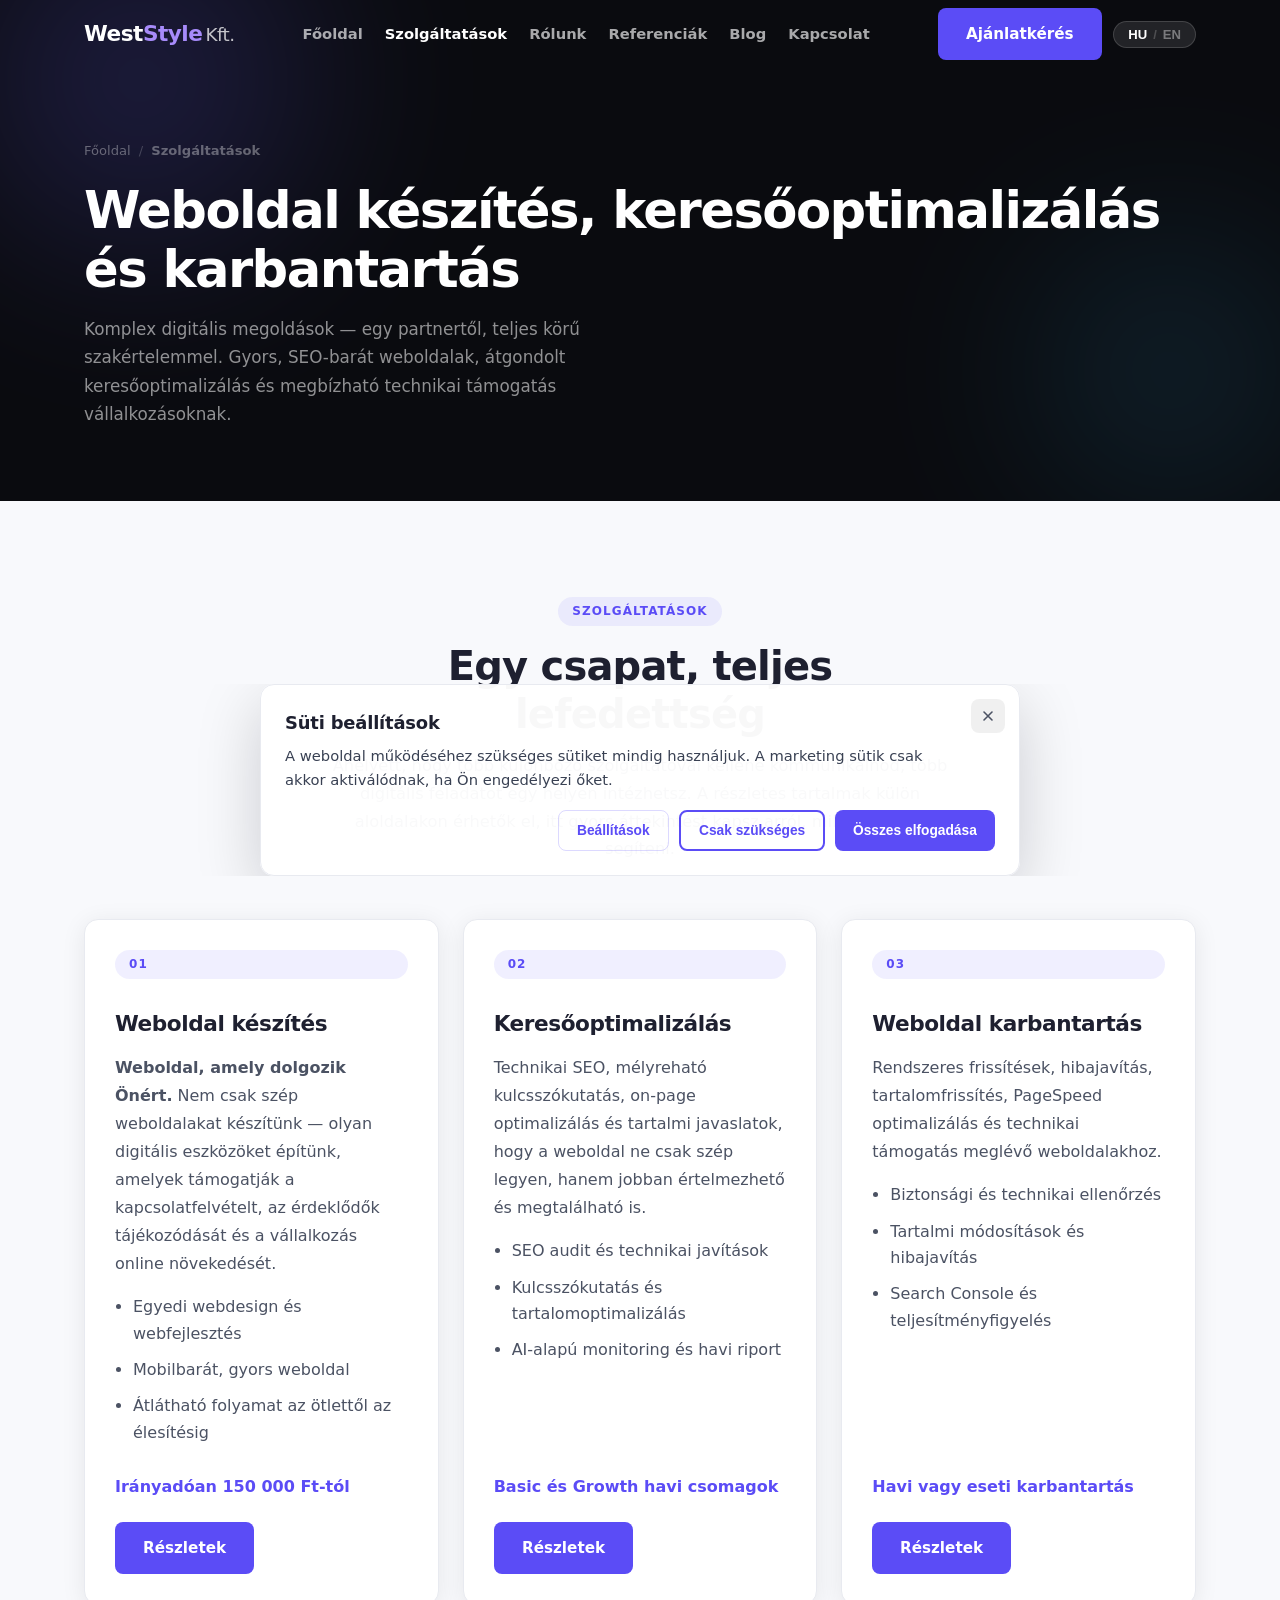
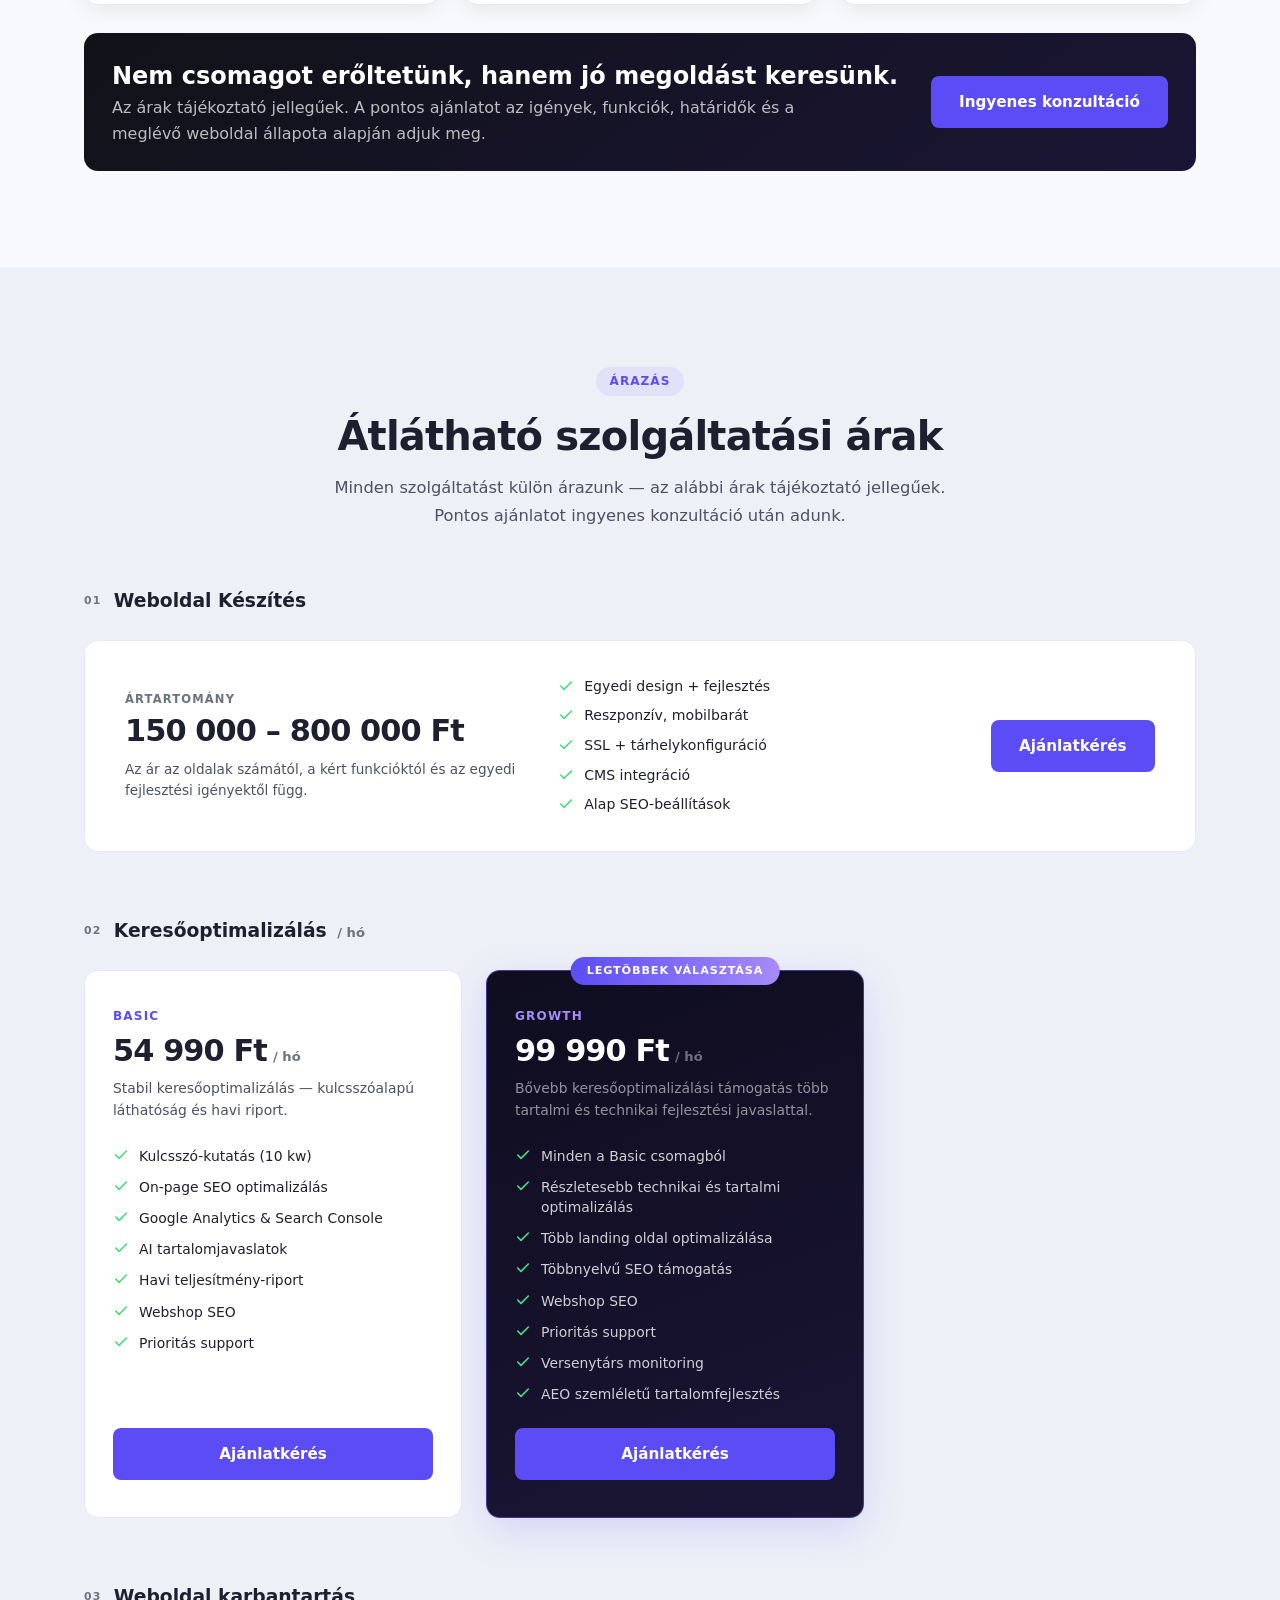
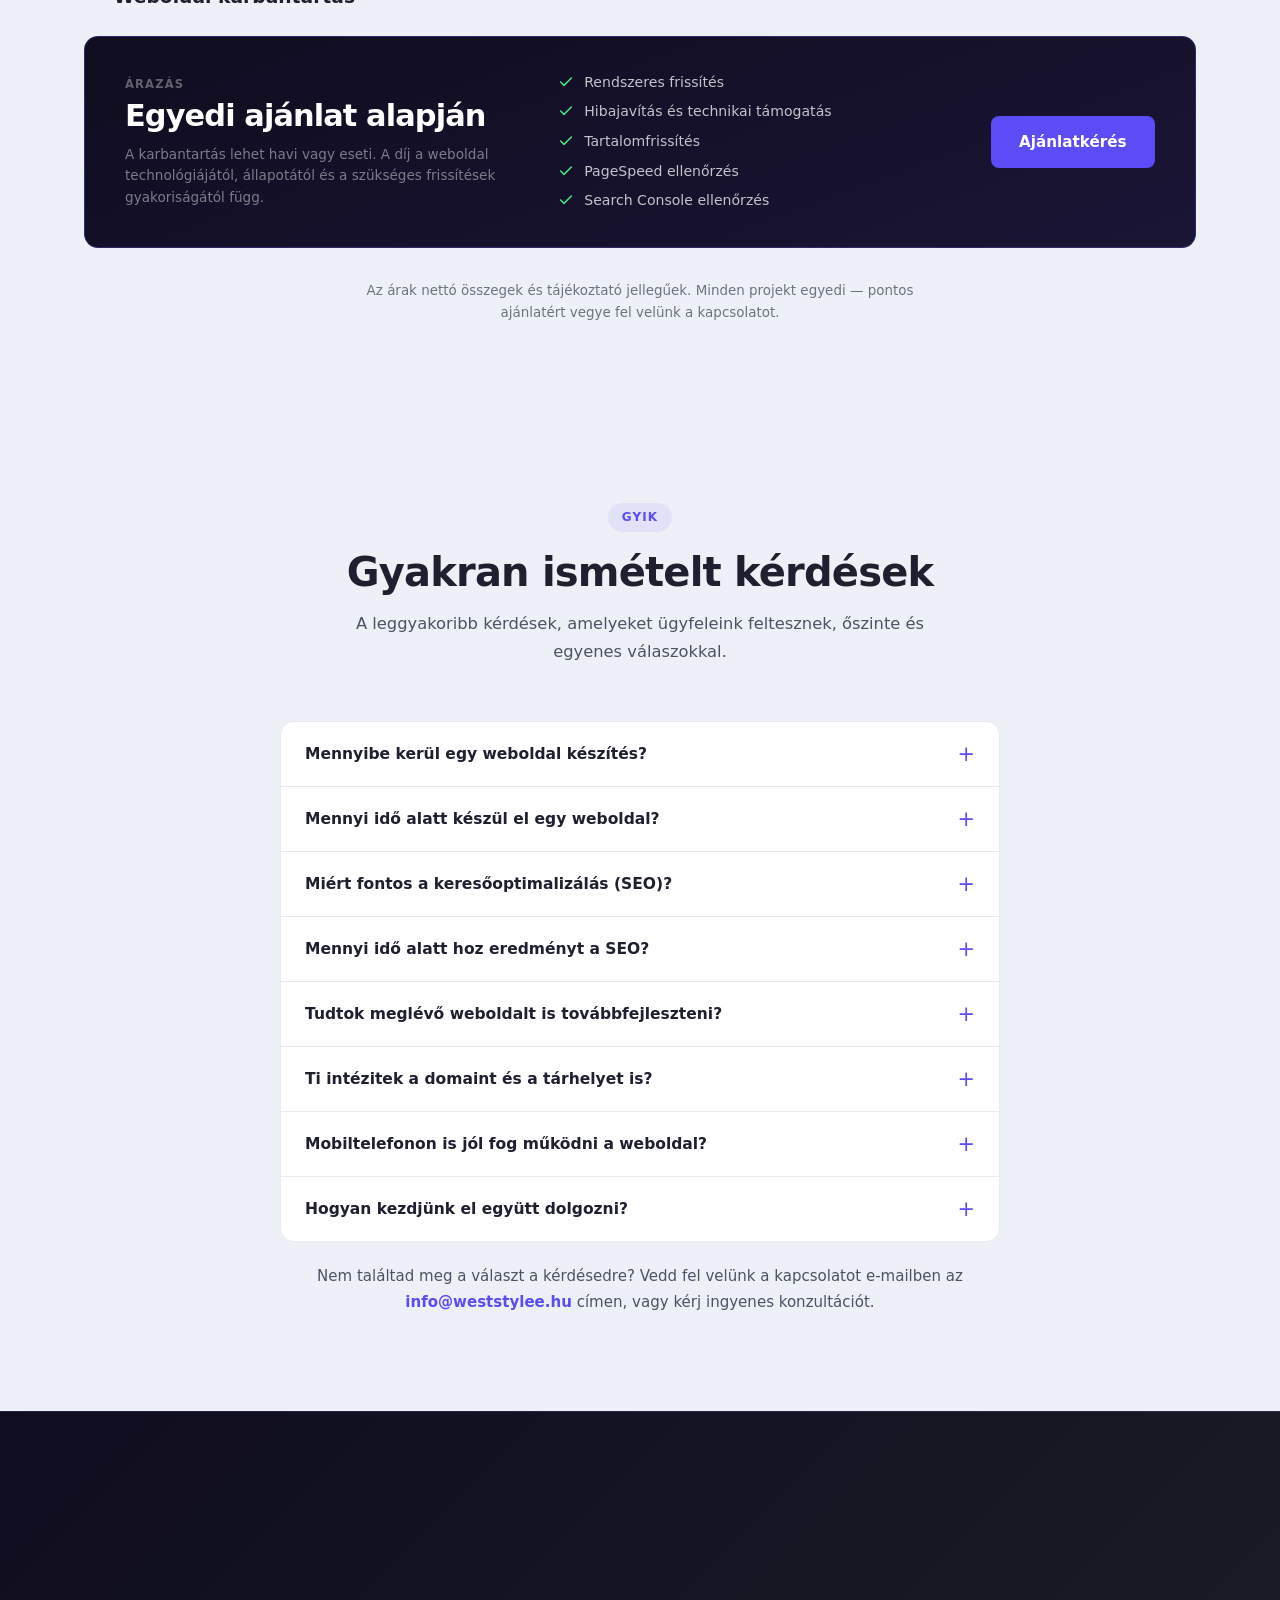
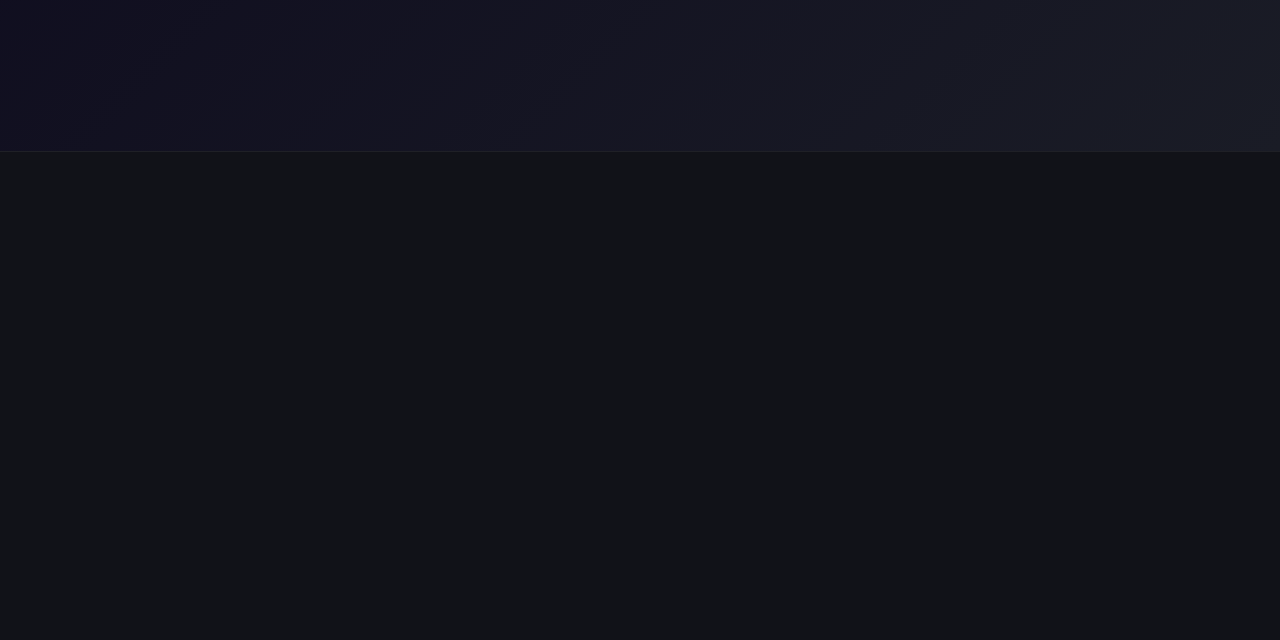
<file: szolgaltatasok.html>
﻿<!DOCTYPE html>
<html lang="hu">
<head>
  <meta charset="UTF-8" />
  <meta name="viewport" content="width=device-width, initial-scale=1.0" />
  <title>Szolgáltatások | Weboldal készítés, keresőoptimalizálás és karbantartás | West Style Kft.</title>
  <meta name="description" content="Weboldal készítés, keresőoptimalizálás és weboldal karbantartás vállalkozásoknak. Átlátható folyamat, SEO-barát technikai alapok és gyors, modern megoldások." />
  <link rel="canonical" href="https://weststylee.hu/szolgaltatasok" />
  <meta property="og:type" content="website" />
  <meta property="og:title" content="Szolgáltatások | West Style Kft." />
  <meta property="og:description" content="SEO-barát weboldal készítés, keresőoptimalizálás és weboldal karbantartás egy helyen." />
  <meta property="og:url" content="https://weststylee.hu/szolgaltatasok" />
  <meta property="og:site_name" content="West Style Kft." />
  <style>
    *,*::before,*::after{box-sizing:border-box;margin:0;padding:0}:root{--dark:#0a0b0f;--dark-2:#111218;--accent:#5b4cf6;--accent-2:#a78bfa;--accent-3:#38bdf8;--light:#f8f9fc;--text:#1e2030;--white:#fff;--radius-sm:8px;--transition:.25s cubic-bezier(.4,0,.2,1)}html{scroll-behavior:smooth;font-size:16px}body{font-family:system-ui,-apple-system,BlinkMacSystemFont,"Segoe UI",sans-serif;background:var(--light);color:var(--text);line-height:1.6;overflow-x:hidden}.container{width:100%;max-width:1160px;margin:0 auto;padding:0 24px}a{text-decoration:none;color:inherit}.navbar{position:fixed;top:0;left:0;right:0;z-index:100;padding:0;transition:background var(--transition),box-shadow var(--transition)}.navbar.scrolled{background:rgba(10,11,15,.92);backdrop-filter:blur(16px);box-shadow:0 1px 0 rgba(255,255,255,.06)}.nav-inner{display:flex;align-items:center;justify-content:space-between;height:68px}.logo{display:inline-flex;align-items:baseline;font-size:1.35rem;font-weight:700;letter-spacing:-.5px;white-space:nowrap}.logo-west{color:var(--white)}.logo-style{color:var(--accent-2)}.logo-kft{color:rgba(255,255,255,.74);font-weight:400;font-size:.85em;margin-left:3px}.nav-links{display:flex;gap:22px}.nav-links a{color:rgba(255,255,255,.65);font-size:.92rem;font-weight:600}.nav-links a:hover,.nav-links a.nav-active{color:var(--white)}.nav-right{display:flex;align-items:center;gap:12px}.btn{display:inline-flex;align-items:center;justify-content:center;gap:8px;padding:14px 28px;border-radius:var(--radius-sm);font-size:.95rem;font-weight:600;cursor:pointer;border:none}.btn-primary{background:var(--accent);color:var(--white)}.btn-sm{padding:8px 18px;font-size:.85rem}.btn-ghost{background:transparent;color:rgba(255,255,255,.8);border:1px solid rgba(255,255,255,.2)}.lang-toggle{background:rgba(255,255,255,.1);border:1px solid rgba(255,255,255,.15);border-radius:20px;padding:5px 14px;cursor:pointer;display:flex;align-items:center;gap:6px;font-size:.82rem;font-weight:600}.lang-hu,.lang-en{color:rgba(255,255,255,.4)}.lang-hu.active,.lang-en.active{color:var(--white)}.lang-sep{color:rgba(255,255,255,.2)}.hamburger{display:none;flex-direction:column;gap:5px;background:none;border:none;cursor:pointer;padding:4px}.hamburger span{display:block;width:24px;height:2px;background:var(--white);border-radius:2px}.page-hero{background:var(--dark);position:relative;overflow:hidden;padding:140px 0 72px}.page-hero-bg{position:absolute;inset:0;pointer-events:none}.hero-orb{position:absolute;border-radius:50%;filter:blur(80px);opacity:.45}.orb1{width:520px;height:520px;background:radial-gradient(circle,#6c63ff 0%,transparent 70%);top:-180px;left:-120px}.orb2{width:420px;height:420px;background:radial-gradient(circle,#38bdf8 0%,transparent 70%);bottom:-80px;right:-100px;opacity:.3}.page-hero-content{position:relative;z-index:2}.breadcrumb{display:flex;align-items:center;gap:8px;font-size:.82rem;color:rgba(255,255,255,.35);margin-bottom:20px}.breadcrumb a{color:rgba(255,255,255,.35)}.breadcrumb span{color:rgba(255,255,255,.2)}.page-hero-content h1{font-size:clamp(2rem,4.5vw,3.2rem);font-weight:700;color:var(--white);letter-spacing:-.03em;margin-bottom:16px;line-height:1.15}.page-hero-content p{font-size:1.05rem;color:rgba(255,255,255,.55);max-width:640px;line-height:1.7}@media (max-width:960px){.nav-inner{gap:16px}.nav-links{display:none;position:absolute;top:68px;left:0;right:0;background:rgba(10,11,15,.96);backdrop-filter:blur(16px);flex-direction:column;padding:24px;gap:20px}.nav-links.open{display:flex}.hamburger{display:flex}}@media (max-width:720px){.btn-sm{display:none}.hero-orb{filter:blur(56px);opacity:.34}}@media (max-width:480px){.container{padding:0 18px}.nav-inner{gap:10px}.nav-right{gap:8px}.logo{font-size:1.2rem}.lang-toggle{padding:5px 10px}.page-hero{padding:116px 0 56px}}
  </style>
  <link rel="preload" href="style.css" as="style" onload="this.onload=null;this.rel='stylesheet'" />
  <noscript><link rel="stylesheet" href="style.css" /></noscript>
  <script type="application/ld+json">
{
  "@context": "https://schema.org",
  "@type": "BreadcrumbList",
  "itemListElement": [
    {"@type": "ListItem", "position": 1, "name": "Főoldal", "item": "https://weststylee.hu/"},
    {"@type": "ListItem", "position": 2, "name": "Szolgáltatások", "item": "https://weststylee.hu/szolgaltatasok"}
  ]
}
  </script>
  <script type="application/ld+json">
{
  "@context": "https://schema.org",
  "@type": "FAQPage",
  "mainEntity": [
    {"@type":"Question","name":"Mennyibe kerül egy weboldal készítés?","acceptedAnswer":{"@type":"Answer","text":"A weboldal készítés ára mindig az adott projekt igényeitől függ. Egy egyszerű céges bemutatkozó weboldal kevesebbe kerül, mint egy webshop vagy egyedi fejlesztésű rendszer. Minden projekt előtt átbeszéljük az igényeket, majd személyre szabott, részletes árajánlatot készítünk."}},
    {"@type":"Question","name":"Mennyi idő alatt készül el egy weboldal?","acceptedAnswer":{"@type":"Answer","text":"Egy egyszerűbb céges weboldal általában 2-4 hét alatt elkészül, míg egy webshop vagy egyedi fejlesztés ennél hosszabb időt vehet igénybe. A fejlesztés előtt egyeztetjük a várható határidőt."}},
    {"@type":"Question","name":"Miért fontos a keresőoptimalizálás (SEO)?","acceptedAnswer":{"@type":"Answer","text":"A SEO segít, hogy a weboldal könnyebben megtalálható legyen a Google keresőjében. Fontos a sebesség, a mobilbarát működés, a technikai felépítés, a biztonság és a minőségi tartalom is."}},
    {"@type":"Question","name":"Mennyi idő alatt hoz eredményt a SEO?","acceptedAnswer":{"@type":"Answer","text":"A keresőoptimalizálás hosszú távú folyamat. A technikai optimalizálások hatása gyakran néhány héten belül érzékelhető, a jelentősebb helyezésjavulás általában több hónapot vesz igénybe."}},
    {"@type":"Question","name":"Tudtok meglévő weboldalt is továbbfejleszteni?","acceptedAnswer":{"@type":"Answer","text":"Igen. Ha a jelenlegi weboldal megfelelő alapokkal rendelkezik, sokszor elegendő designfrissítés, sebességoptimalizálás, mobilos javítás vagy technikai SEO fejlesztés."}},
    {"@type":"Question","name":"Ti intézitek a domaint és a tárhelyet is?","acceptedAnswer":{"@type":"Answer","text":"Igen, igény esetén segítünk a domain regisztrációjában, a tárhely kiválasztásában és a szükséges technikai beállításokban. A domain és tárhely díjai külső szolgáltatói költségek."}},
    {"@type":"Question","name":"Mobiltelefonon is jól fog működni a weboldal?","acceptedAnswer":{"@type":"Answer","text":"Igen. Minden általunk készített weboldal reszponzív, számítógépen, tableten és mobiltelefonon is megfelelően jelenik meg."}},
    {"@type":"Question","name":"Hogyan kezdjünk el együtt dolgozni?","acceptedAnswer":{"@type":"Answer","text":"Az együttműködés egy ingyenes, 30 perces konzultációval kezdődik, ahol átbeszéljük a célokat és a projekt részleteit. Ezután személyre szabott árajánlatot készítünk."}}
  ]
}
  </script>
</head>
<body>
  <header class="navbar" id="navbar">
    <div class="container nav-inner">
      <a href="index.html" class="logo"><span class="logo-west">West</span><span class="logo-style">Style</span><span class="logo-kft">Kft.</span></a>
      <nav class="nav-links" id="nav-links">
        <a href="index.html" data-i18n="nav.home">Főoldal</a>
        <a href="szolgaltatasok.html" class="nav-active" data-i18n="nav.services">Szolgáltatások</a>
        <a href="rolunk.html" data-i18n="nav.about">Rólunk</a>
        <a href="referenciak.html" data-i18n="nav.references">Referenciák</a>
        <a href="blog.html">Blog</a>
        <a href="kapcsolat.html" data-i18n="nav.contact">Kapcsolat</a>
      </nav>
      <div class="nav-right">
        <a href="kapcsolat.html" class="btn btn-primary btn-sm" data-i18n="nav.cta">Ajánlatkérés</a>
        <button class="lang-toggle" id="langToggle" type="button" aria-label="Nyelvváltás"><span class="lang-hu active" id="langHU">HU</span><span class="lang-sep">/</span><span class="lang-en" id="langEN">EN</span></button>
        <button class="hamburger" id="hamburger" type="button" aria-label="Menü megnyitása" aria-controls="nav-links" aria-expanded="false"><span></span><span></span><span></span></button>
      </div>
    </div>
  </header>

  <main>
    <section class="page-hero">
      <div class="page-hero-bg"><div class="hero-orb orb1" style="opacity:.25"></div><div class="hero-orb orb2" style="opacity:.15"></div></div>
      <div class="container page-hero-content">
        <div class="breadcrumb"><a href="index.html">Főoldal</a><span>/</span><strong>Szolgáltatások</strong></div>
        <h1>Weboldal készítés, keresőoptimalizálás és karbantartás</h1>
        <p>Komplex digitális megoldások — egy partnertől, teljes körű szakértelemmel. Gyors, SEO-barát weboldalak, átgondolt keresőoptimalizálás és megbízható technikai támogatás vállalkozásoknak.</p>
      </div>
    </section>

    <section class="service-overview">
      <div class="container">
        <div class="section-header fade-in">
          <span class="section-tag">Szolgáltatások</span>
          <h2>Egy csapat, teljes lefedettség</h2>
          <p>Ahelyett, hogy több különböző szolgáltatóval kellene kommunikálnod, több digitális feladatot egy helyen intézhetsz. A részletes tartalmak külön aloldalakon érhetők el, itt gyors áttekintést kapsz arról, miben tudunk segíteni.</p>
        </div>
        <div class="service-overview-grid">
          <article class="service-overview-card fade-in" id="weboldal-keszites">
            <span class="section-tag">01</span>
            <h2>Weboldal készítés</h2>
            <p><strong>Weboldal, amely dolgozik Önért.</strong> Nem csak szép weboldalakat készítünk — olyan digitális eszközöket építünk, amelyek támogatják a kapcsolatfelvételt, az érdeklődők tájékozódását és a vállalkozás online növekedését.</p>
            <ul class="service-card-list">
              <li>Egyedi webdesign és webfejlesztés</li>
              <li>Mobilbarát, gyors weboldal</li>
              <li>Átlátható folyamat az ötlettől az élesítésig</li>
            </ul>
            <div class="service-price">Irányadóan 150 000 Ft-tól</div>
            <div class="service-card-actions"><a href="weboldal-keszites.html" class="btn btn-primary" aria-label="Weboldal készítés részletei" data-i18n-aria-label="st.s1.moreLabel">Részletek</a></div>
          </article>
          <article class="service-overview-card fade-in" id="keresooptimalizalas">
            <span class="section-tag">02</span>
            <h2>Keresőoptimalizálás</h2>
            <p>Technikai SEO, mélyreható kulcsszókutatás, on-page optimalizálás és tartalmi javaslatok, hogy a weboldal ne csak szép legyen, hanem jobban értelmezhető és megtalálható is.</p>
            <ul class="service-card-list">
              <li>SEO audit és technikai javítások</li>
              <li>Kulcsszókutatás és tartalomoptimalizálás</li>
              <li>AI-alapú monitoring és havi riport</li>
            </ul>
            <div class="service-price">Basic és Growth havi csomagok</div>
            <div class="service-card-actions"><a href="keresooptimalizalas.html" class="btn btn-primary" aria-label="Keresőoptimalizálás részletei" data-i18n-aria-label="st.s2.moreLabel">Részletek</a></div>
          </article>
          <article class="service-overview-card fade-in" id="weboldal-karbantartas">
            <span class="section-tag">03</span>
            <h2>Weboldal karbantartás</h2>
            <p>Rendszeres frissítések, hibajavítás, tartalomfrissítés, PageSpeed optimalizálás és technikai támogatás meglévő weboldalakhoz.</p>
            <ul class="service-card-list">
              <li>Biztonsági és technikai ellenőrzés</li>
              <li>Tartalmi módosítások és hibajavítás</li>
              <li>Search Console és teljesítményfigyelés</li>
            </ul>
            <div class="service-price">Havi vagy eseti karbantartás</div>
            <div class="service-card-actions"><a href="weboldal-karbantartas.html" class="btn btn-primary" aria-label="Weboldal karbantartás részletei" data-i18n-aria-label="st.s3.moreLabel">Részletek</a></div>
          </article>
        </div>
        <div class="service-note-band fade-in">
          <div>
            <h2>Nem csomagot erőltetünk, hanem jó megoldást keresünk.</h2>
            <p>Az árak tájékoztató jellegűek. A pontos ajánlatot az igények, funkciók, határidők és a meglévő weboldal állapota alapján adjuk meg.</p>
          </div>
          <a href="kapcsolat.html" class="btn btn-primary">Ingyenes konzultáció</a>
        </div>
      </div>
    </section>

    <section class="pricing" id="arazas">
      <div class="container">
        <div class="section-header fade-in">
          <span class="section-tag">Árazás</span>
          <h2>Átlátható szolgáltatási árak</h2>
          <p>Minden szolgáltatást külön árazunk — az alábbi árak tájékoztató jellegűek. Pontos ajánlatot ingyenes konzultáció után adunk.</p>
        </div>

        <div class="pr-service fade-in">
          <div class="pr-service-hd">
            <span class="pr-svc-num">01</span>
            <h3>Weboldal Készítés</h3>
          </div>
          <div class="pr-range-card">
            <div>
              <span class="pr-range-label">Ártartomány</span>
              <strong class="pr-range-val">150 000 – 800 000 Ft</strong>
              <p class="pr-range-note">Az ár az oldalak számától, a kért funkcióktól és az egyedi fejlesztési igényektől függ.</p>
            </div>
            <ul class="pr-range-feats">
              <li><svg viewBox="0 0 24 24" fill="none" aria-hidden="true"><path d="M20 6L9 17l-5-5" stroke="currentColor" stroke-width="2.4" stroke-linecap="round" stroke-linejoin="round"/></svg>Egyedi design + fejlesztés</li>
              <li><svg viewBox="0 0 24 24" fill="none" aria-hidden="true"><path d="M20 6L9 17l-5-5" stroke="currentColor" stroke-width="2.4" stroke-linecap="round" stroke-linejoin="round"/></svg>Reszponzív, mobilbarát</li>
              <li><svg viewBox="0 0 24 24" fill="none" aria-hidden="true"><path d="M20 6L9 17l-5-5" stroke="currentColor" stroke-width="2.4" stroke-linecap="round" stroke-linejoin="round"/></svg>SSL + tárhelykonfiguráció</li>
              <li><svg viewBox="0 0 24 24" fill="none" aria-hidden="true"><path d="M20 6L9 17l-5-5" stroke="currentColor" stroke-width="2.4" stroke-linecap="round" stroke-linejoin="round"/></svg>CMS integráció</li>
              <li><svg viewBox="0 0 24 24" fill="none" aria-hidden="true"><path d="M20 6L9 17l-5-5" stroke="currentColor" stroke-width="2.4" stroke-linecap="round" stroke-linejoin="round"/></svg>Alap SEO-beállítások</li>
            </ul>
            <a href="kapcsolat.html" class="btn btn-primary pr-range-cta">Ajánlatkérés</a>
          </div>
        </div>

        <div class="pr-service fade-in">
          <div class="pr-service-hd">
            <span class="pr-svc-num">02</span>
            <h3>Keresőoptimalizálás <span class="pr-monthly-note">/ hó</span></h3>
          </div>
          <div class="pr-duo-grid">
            <article class="pc-card">
              <div class="pc-head">
                <span class="pc-name">Basic</span>
                <div class="pc-price"><strong class="pc-amount">54 990 Ft</strong><span class="pc-period">/ hó</span></div>
                <p class="pc-desc">Stabil keresőoptimalizálás — kulcsszóalapú láthatóság és havi riport.</p>
              </div>
              <ul class="pc-features">
                <li class="pc-feat"><svg viewBox="0 0 24 24" fill="none" aria-hidden="true"><path d="M20 6L9 17l-5-5" stroke="currentColor" stroke-width="2.4" stroke-linecap="round" stroke-linejoin="round"/></svg>Kulcsszó-kutatás (10 kw)</li>
                <li class="pc-feat"><svg viewBox="0 0 24 24" fill="none" aria-hidden="true"><path d="M20 6L9 17l-5-5" stroke="currentColor" stroke-width="2.4" stroke-linecap="round" stroke-linejoin="round"/></svg>On-page SEO optimalizálás</li>
                <li class="pc-feat"><svg viewBox="0 0 24 24" fill="none" aria-hidden="true"><path d="M20 6L9 17l-5-5" stroke="currentColor" stroke-width="2.4" stroke-linecap="round" stroke-linejoin="round"/></svg>Google Analytics & Search Console</li>
                <li class="pc-feat"><svg viewBox="0 0 24 24" fill="none" aria-hidden="true"><path d="M20 6L9 17l-5-5" stroke="currentColor" stroke-width="2.4" stroke-linecap="round" stroke-linejoin="round"/></svg>AI tartalomjavaslatok</li>
                <li class="pc-feat"><svg viewBox="0 0 24 24" fill="none" aria-hidden="true"><path d="M20 6L9 17l-5-5" stroke="currentColor" stroke-width="2.4" stroke-linecap="round" stroke-linejoin="round"/></svg>Havi teljesítmény-riport</li>
                <li class="pc-feat"><svg viewBox="0 0 24 24" fill="none" aria-hidden="true"><path d="M20 6L9 17l-5-5" stroke="currentColor" stroke-width="2.4" stroke-linecap="round" stroke-linejoin="round"/></svg>Webshop SEO</li>
                <li class="pc-feat"><svg viewBox="0 0 24 24" fill="none" aria-hidden="true"><path d="M20 6L9 17l-5-5" stroke="currentColor" stroke-width="2.4" stroke-linecap="round" stroke-linejoin="round"/></svg>Prioritás support</li>
              </ul>
              <a href="kapcsolat.html" class="btn btn-primary pc-btn">Ajánlatkérés</a>
            </article>
            <article class="pc-card pc-featured">
              <span class="pc-badge">Legtöbbek választása</span>
              <div class="pc-head">
                <span class="pc-name">Growth</span>
                <div class="pc-price"><strong class="pc-amount">99 990 Ft</strong><span class="pc-period">/ hó</span></div>
                <p class="pc-desc">Bővebb keresőoptimalizálási támogatás több tartalmi és technikai fejlesztési javaslattal.</p>
              </div>
              <ul class="pc-features">
                <li class="pc-feat"><svg viewBox="0 0 24 24" fill="none" aria-hidden="true"><path d="M20 6L9 17l-5-5" stroke="currentColor" stroke-width="2.4" stroke-linecap="round" stroke-linejoin="round"/></svg>Minden a Basic csomagból</li>
                <li class="pc-feat"><svg viewBox="0 0 24 24" fill="none" aria-hidden="true"><path d="M20 6L9 17l-5-5" stroke="currentColor" stroke-width="2.4" stroke-linecap="round" stroke-linejoin="round"/></svg>Részletesebb technikai és tartalmi optimalizálás</li>
                <li class="pc-feat"><svg viewBox="0 0 24 24" fill="none" aria-hidden="true"><path d="M20 6L9 17l-5-5" stroke="currentColor" stroke-width="2.4" stroke-linecap="round" stroke-linejoin="round"/></svg>Több landing oldal optimalizálása</li>
                <li class="pc-feat"><svg viewBox="0 0 24 24" fill="none" aria-hidden="true"><path d="M20 6L9 17l-5-5" stroke="currentColor" stroke-width="2.4" stroke-linecap="round" stroke-linejoin="round"/></svg>Többnyelvű SEO támogatás</li>
                <li class="pc-feat"><svg viewBox="0 0 24 24" fill="none" aria-hidden="true"><path d="M20 6L9 17l-5-5" stroke="currentColor" stroke-width="2.4" stroke-linecap="round" stroke-linejoin="round"/></svg>Webshop SEO</li>
                <li class="pc-feat"><svg viewBox="0 0 24 24" fill="none" aria-hidden="true"><path d="M20 6L9 17l-5-5" stroke="currentColor" stroke-width="2.4" stroke-linecap="round" stroke-linejoin="round"/></svg>Prioritás support</li>
                <li class="pc-feat"><svg viewBox="0 0 24 24" fill="none" aria-hidden="true"><path d="M20 6L9 17l-5-5" stroke="currentColor" stroke-width="2.4" stroke-linecap="round" stroke-linejoin="round"/></svg>Versenytárs monitoring</li>
                <li class="pc-feat"><svg viewBox="0 0 24 24" fill="none" aria-hidden="true"><path d="M20 6L9 17l-5-5" stroke="currentColor" stroke-width="2.4" stroke-linecap="round" stroke-linejoin="round"/></svg>AEO szemléletű tartalomfejlesztés</li>
              </ul>
              <a href="kapcsolat.html" class="btn btn-primary pc-btn">Ajánlatkérés</a>
            </article>
          </div>
        </div>

        <div class="pr-service fade-in">
          <div class="pr-service-hd">
            <span class="pr-svc-num">03</span>
            <h3>Weboldal karbantartás</h3>
          </div>
          <div class="pr-range-card pr-range-dark">
            <div>
              <span class="pr-range-label">Árazás</span>
              <strong class="pr-range-val">Egyedi ajánlat alapján</strong>
              <p class="pr-range-note">A karbantartás lehet havi vagy eseti. A díj a weboldal technológiájától, állapotától és a szükséges frissítések gyakoriságától függ.</p>
            </div>
            <ul class="pr-range-feats">
              <li><svg viewBox="0 0 24 24" fill="none" aria-hidden="true"><path d="M20 6L9 17l-5-5" stroke="currentColor" stroke-width="2.4" stroke-linecap="round" stroke-linejoin="round"/></svg>Rendszeres frissítés</li>
              <li><svg viewBox="0 0 24 24" fill="none" aria-hidden="true"><path d="M20 6L9 17l-5-5" stroke="currentColor" stroke-width="2.4" stroke-linecap="round" stroke-linejoin="round"/></svg>Hibajavítás és technikai támogatás</li>
              <li><svg viewBox="0 0 24 24" fill="none" aria-hidden="true"><path d="M20 6L9 17l-5-5" stroke="currentColor" stroke-width="2.4" stroke-linecap="round" stroke-linejoin="round"/></svg>Tartalomfrissítés</li>
              <li><svg viewBox="0 0 24 24" fill="none" aria-hidden="true"><path d="M20 6L9 17l-5-5" stroke="currentColor" stroke-width="2.4" stroke-linecap="round" stroke-linejoin="round"/></svg>PageSpeed ellenőrzés</li>
              <li><svg viewBox="0 0 24 24" fill="none" aria-hidden="true"><path d="M20 6L9 17l-5-5" stroke="currentColor" stroke-width="2.4" stroke-linecap="round" stroke-linejoin="round"/></svg>Search Console ellenőrzés</li>
            </ul>
            <a href="kapcsolat.html" class="btn btn-primary pr-range-cta">Ajánlatkérés</a>
          </div>
        </div>

        <p class="pricing-note fade-in">Az árak nettó összegek és tájékoztató jellegűek. Minden projekt egyedi — pontos ajánlatért vegye fel velünk a kapcsolatot.</p>
      </div>
    </section>

    <section class="faq">
      <div class="container">
        <div class="section-header fade-in">
          <span class="section-tag">GYIK</span>
          <h2>Gyakran ismételt kérdések</h2>
          <p>A leggyakoribb kérdések, amelyeket ügyfeleink feltesznek, őszinte és egyenes válaszokkal.</p>
        </div>
        <div class="faq-list">
          <div class="faq-item fade-in"><button class="faq-q" type="button">Mennyibe kerül egy weboldal készítés?</button><div class="faq-a"><p>A weboldal készítés ára mindig az adott projekt igényeitől függ. Egy egyszerű céges bemutatkozó weboldal természetesen kevesebbe kerül, mint egy webshop vagy egyedi fejlesztésű rendszer.</p><p>Minden projekt előtt átbeszéljük az elképzeléseidet, felmérjük az igényeket, majd ezek alapján készítünk egy személyre szabott, részletes árajánlatot. Nálunk nincsenek rejtett költségek, minden díjról előre tájékoztatunk.</p></div></div>
          <div class="faq-item fade-in"><button class="faq-q" type="button">Mennyi idő alatt készül el egy weboldal?</button><div class="faq-a"><p>A weboldal elkészítésének ideje elsősorban a projekt összetettségétől függ. Egy egyszerűbb céges weboldal általában 2-4 hét alatt elkészül, míg egy webshop vagy egyedi fejlesztés ennél hosszabb időt vehet igénybe.</p><p>A fejlesztés megkezdése előtt minden esetben egyeztetjük a várható határidőt, így pontosan tudni fogod, mikor készül el a weboldalad.</p></div></div>
          <div class="faq-item fade-in"><button class="faq-q" type="button">Miért fontos a keresőoptimalizálás (SEO)?</button><div class="faq-a"><p>A keresőoptimalizálás (SEO) segít abban, hogy a weboldalad könnyebben megtalálható legyen a Google keresőjében. Egy megfelelően felépített weboldal nemcsak szép, hanem gyors, technikailag is rendben van, és hosszú távon több látogatót, illetve több érdeklődőt hozhat a vállalkozásod számára.</p><p>A jó SEO nem csak kulcsszavakról szól. Fontos a weboldal sebessége, mobilbarát működése, technikai felépítése, biztonsága és a minőségi tartalom is.</p></div></div>
          <div class="faq-item fade-in"><button class="faq-q" type="button">Mennyi idő alatt hoz eredményt a SEO?</button><div class="faq-a"><p>A keresőoptimalizálás hosszú távú folyamat, ezért az eredmények nem egyik napról a másikra jelennek meg. Az, hogy milyen gyorsan látható javulás, függ a piac versenyétől, a weboldal jelenlegi állapotától és a kitűzött céloktól.</p><p>A technikai optimalizálások hatása sok esetben már néhány héten belül érzékelhető, míg a jelentősebb helyezésjavulás általában több hónapot vesz igénybe.</p></div></div>
          <div class="faq-item fade-in"><button class="faq-q" type="button">Tudtok meglévő weboldalt is továbbfejleszteni?</button><div class="faq-a"><p>Igen. Nem minden esetben szükséges teljesen új weboldalt készíteni.</p><p>Ha a jelenlegi weboldalad megfelelő alapokkal rendelkezik, sokszor elegendő egy designfrissítés, a sebesség optimalizálása, a mobilos megjelenés javítása vagy a technikai SEO fejlesztése. Minden esetben felmérjük a weboldal állapotát, és azt a megoldást javasoljuk, amely hosszú távon a legjobb választás.</p></div></div>
          <div class="faq-item fade-in"><button class="faq-q" type="button">Ti intézitek a domaint és a tárhelyet is?</button><div class="faq-a"><p>Igen. Igény esetén segítünk a domain regisztrációjában, a tárhely kiválasztásában és a szükséges technikai beállításokban is.</p><p>A domain és a tárhely díjai minden esetben az ügyfelet terhelik, mivel ezeket külső szolgáltatók biztosítják. Természetesen segítünk a megfelelő szolgáltató kiválasztásában és a teljes beállítási folyamatban.</p></div></div>
          <div class="faq-item fade-in"><button class="faq-q" type="button">Mobiltelefonon is jól fog működni a weboldal?</button><div class="faq-a"><p>Igen. Minden általunk készített weboldal teljesen reszponzív, vagyis számítógépen, tableten és mobiltelefonon is megfelelően jelenik meg.</p><p>A fejlesztés során kiemelt figyelmet fordítunk arra, hogy a weboldal gyors, könnyen kezelhető és minden eszközön kiváló felhasználói élményt nyújtson.</p></div></div>
          <div class="faq-item fade-in"><button class="faq-q" type="button">Hogyan kezdjünk el együtt dolgozni?</button><div class="faq-a"><p>Az együttműködés egy ingyenes, 30 perces konzultációval kezdődik, ahol átbeszéljük a céljaidat, az elképzeléseidet és a projekt részleteit. Ezt követően egy személyre szabott, részletes árajánlatot készítünk.</p><p>A konzultáció semmilyen kötelezettséggel nem jár, és csak akkor fizetsz, ha minden részletben megállapodunk, és elindul a közös munka. Ha szeretnél ajánlatot kérni vagy kérdésed van, írj nekünk üzenetet, küldj e-mailt vagy keress minket telefonon - szívesen segítünk.</p></div></div>
        </div>
        <p class="faq-cta fade-in">Nem találtad meg a választ a kérdésedre? Vedd fel velünk a kapcsolatot e-mailben az <a href="mailto:info@weststylee.hu">info@weststylee.hu</a> címen, vagy kérj ingyenes konzultációt.</p>
      </div>
    </section>

    <section class="cta-banner">
      <div class="container cta-inner fade-in">
        <div class="cta-text"><h2>Készen állsz fejleszteni az online jelenléted?</h2><p>Kérj ingyenes konzultációt, és megnézzük, melyik szolgáltatás adja a legtöbb értéket.</p></div>
        <a href="kapcsolat.html" class="btn btn-primary btn-lg">Kapcsolatfelvétel</a>
      </div>
    </section>
  </main>

  <footer class="footer">
    <div class="container footer-inner">
      <div class="footer-top">
        <div class="footer-brand"><a href="index.html" class="logo"><span class="logo-west">West</span><span class="logo-style">Style</span><span class="logo-kft">Kft.</span></a><p>Digitális megoldások, valódi eredmények.</p></div>
        <div class="footer-nav"><span class="fn-title">Navigáció</span><a href="index.html">Főoldal</a><a href="szolgaltatasok.html">Szolgáltatások</a><a href="rolunk.html">Rólunk</a><a href="referenciak.html">Referenciák</a><a href="blog.html">Blog</a><a href="kapcsolat.html">Kapcsolat</a><a href="aszf.html">ÁSZF</a><a href="adatvedelem.html">Adatvédelmi tájékoztató</a></div>
        <div class="footer-nav"><span class="fn-title">Szolgáltatások</span><a href="weboldal-keszites.html">Weboldal készítés</a><a href="keresooptimalizalas.html">Keresőoptimalizálás</a><a href="weboldal-karbantartas.html">Weboldal karbantartás</a></div>
        <div class="footer-contact-col"><span class="fn-title">Elérhetőség</span><a href="mailto:info@weststylee.hu">info@weststylee.hu</a><a href="tel:+36306397354">+36 30 639 7354</a></div>
      </div>
      <div class="footer-bottom"><p class="footer-copy">© 2026 West Style Kft. Minden jog fenntartva.</p></div>
    </div>
  </footer>
  <script src="script.min.js" defer></script>
</body>
</html>
</file>
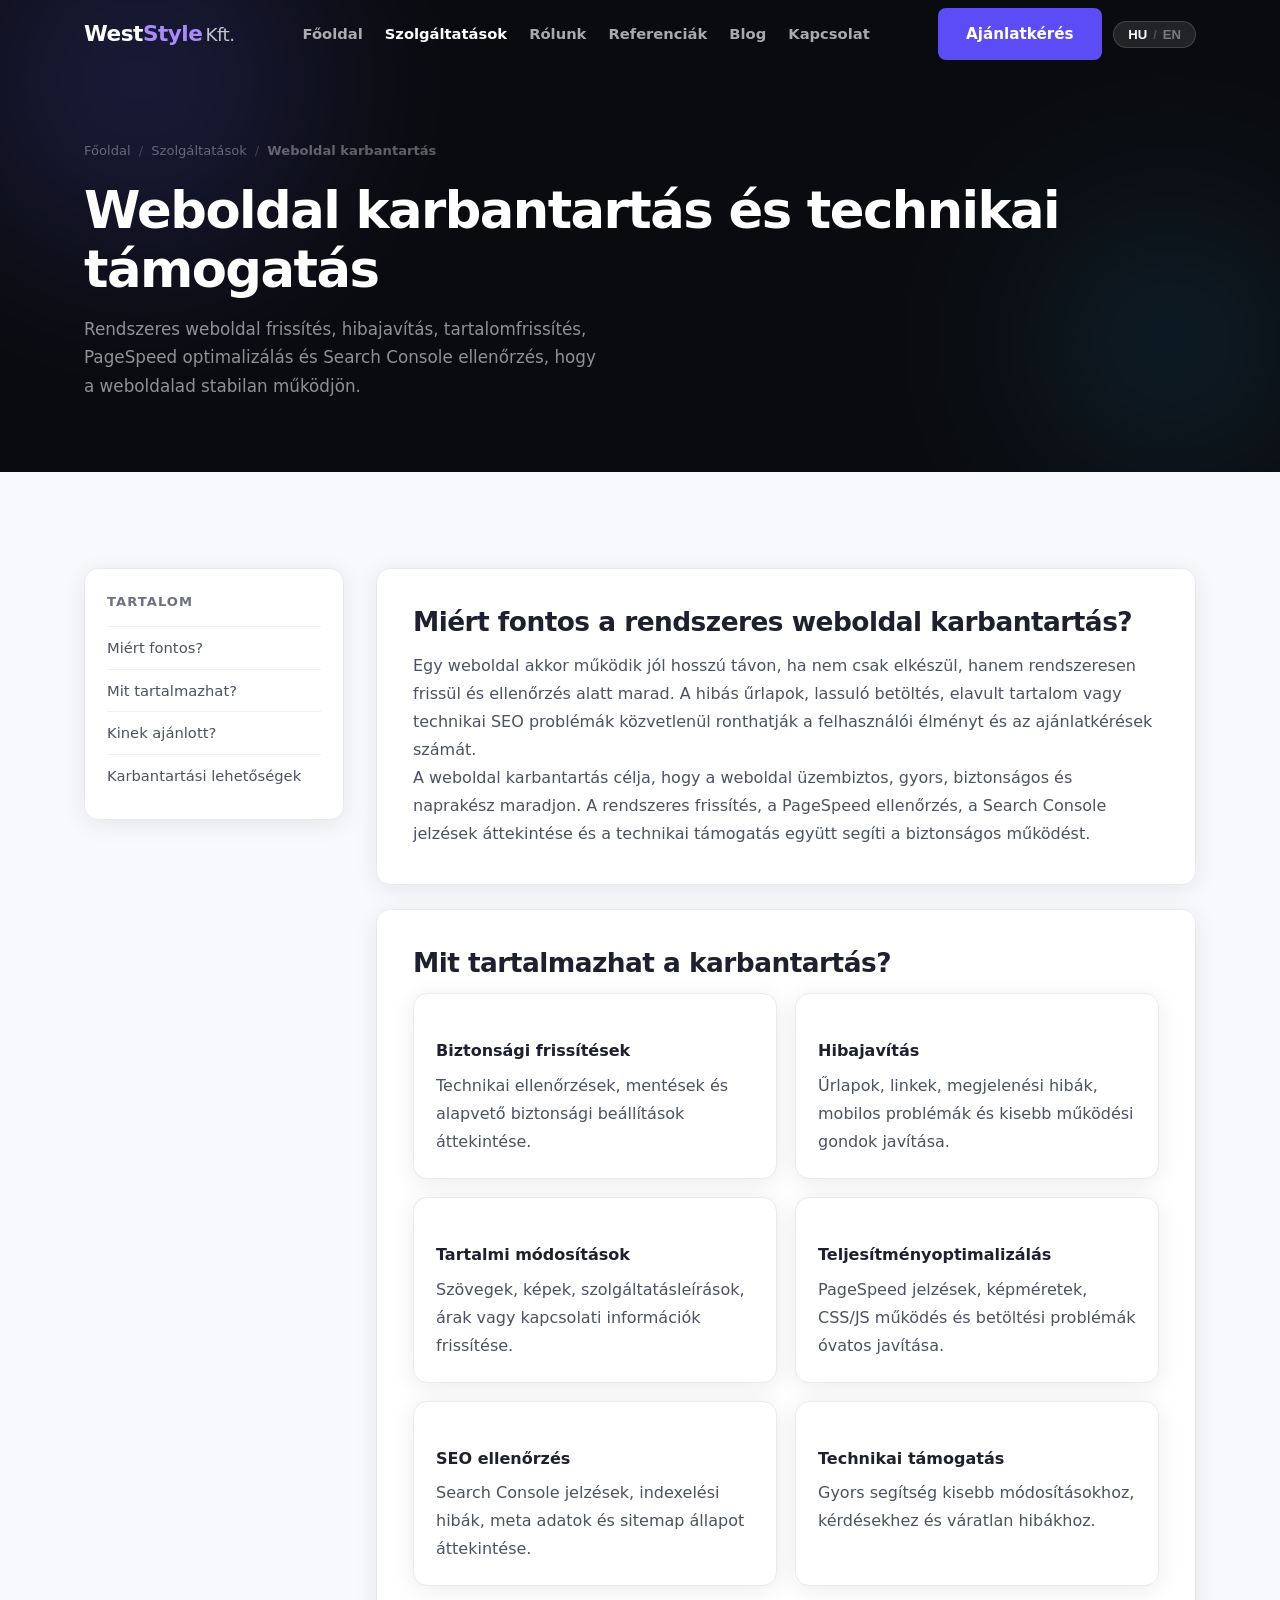
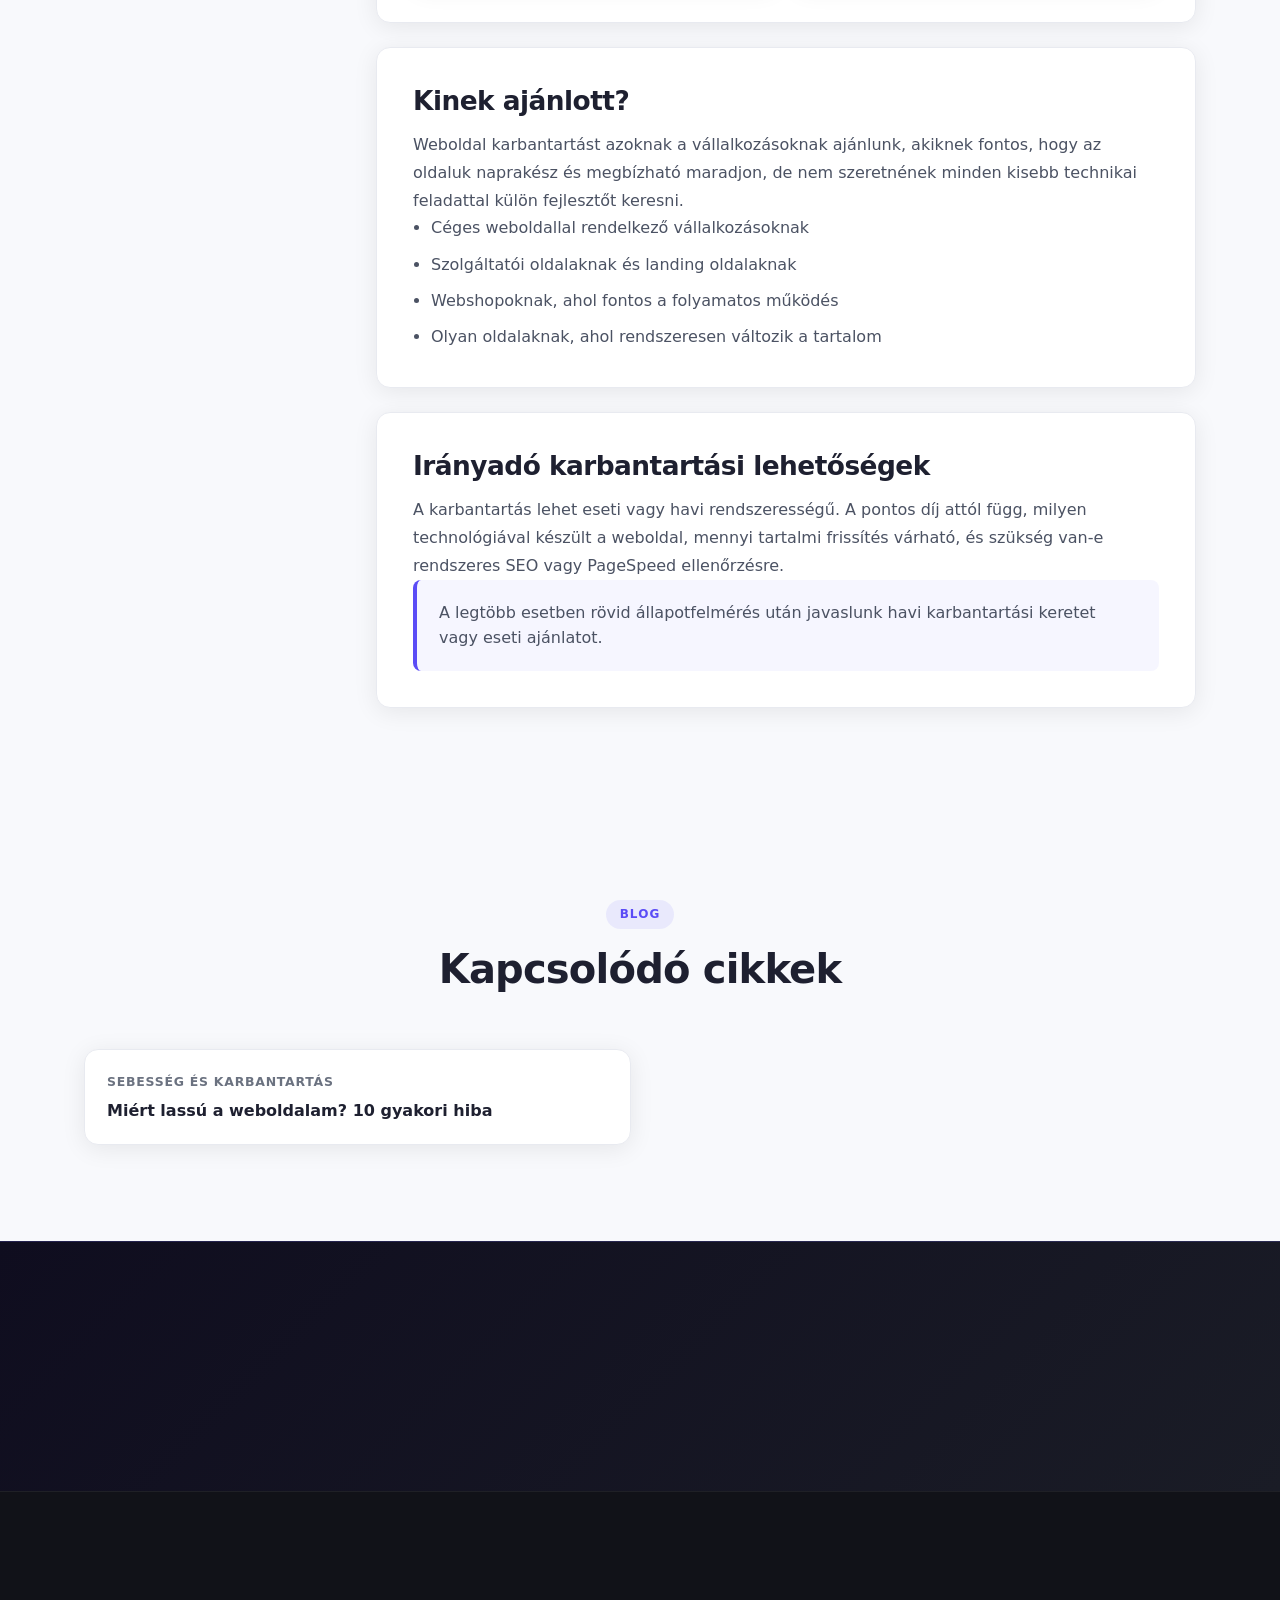
<file: weboldal-karbantartas.html>
﻿<!DOCTYPE html>
<html lang="hu">
<head>
  <meta charset="UTF-8" />
  <meta name="viewport" content="width=device-width, initial-scale=1.0" />
  <title>Weboldal karbantartás | Frissítés, hibajavítás, PageSpeed | West Style Kft.</title>
  <meta name="description" content="Weboldal karbantartás vállalkozásoknak: weboldal frissítés, hibajavítás, biztonsági mentés, PageSpeed optimalizálás, tartalomfrissítés és technikai támogatás." />
  <link rel="canonical" href="https://weststylee.hu/weboldal-karbantartas" />
  <meta property="og:type" content="website" />
  <meta property="og:title" content="Weboldal karbantartás | West Style Kft." />
  <meta property="og:description" content="Rendszeres frissítés, hibajavítás, teljesítményoptimalizálás és technikai támogatás." />
  <meta property="og:url" content="https://weststylee.hu/weboldal-karbantartas" />
  <meta property="og:site_name" content="West Style Kft." />
  <style>
    *,*::before,*::after{box-sizing:border-box;margin:0;padding:0}:root{--dark:#0a0b0f;--dark-2:#111218;--accent:#5b4cf6;--accent-2:#a78bfa;--accent-3:#38bdf8;--light:#f8f9fc;--text:#1e2030;--white:#fff;--radius-sm:8px;--transition:.25s cubic-bezier(.4,0,.2,1)}html{scroll-behavior:smooth;font-size:16px}body{font-family:system-ui,-apple-system,BlinkMacSystemFont,"Segoe UI",sans-serif;background:var(--light);color:var(--text);line-height:1.6;overflow-x:hidden}.container{width:100%;max-width:1160px;margin:0 auto;padding:0 24px}a{text-decoration:none;color:inherit}.navbar{position:fixed;top:0;left:0;right:0;z-index:100;padding:0;transition:background var(--transition),box-shadow var(--transition)}.navbar.scrolled{background:rgba(10,11,15,.92);backdrop-filter:blur(16px);box-shadow:0 1px 0 rgba(255,255,255,.06)}.nav-inner{display:flex;align-items:center;justify-content:space-between;height:68px}.logo{display:inline-flex;align-items:baseline;font-size:1.35rem;font-weight:700;letter-spacing:-.5px;white-space:nowrap}.logo-west{color:var(--white)}.logo-style{color:var(--accent-2)}.logo-kft{color:rgba(255,255,255,.74);font-weight:400;font-size:.85em;margin-left:3px}.nav-links{display:flex;gap:22px}.nav-links a{color:rgba(255,255,255,.65);font-size:.92rem;font-weight:600}.nav-links a:hover,.nav-links a.nav-active{color:var(--white)}.nav-right{display:flex;align-items:center;gap:12px}.btn{display:inline-flex;align-items:center;justify-content:center;gap:8px;padding:14px 28px;border-radius:var(--radius-sm);font-size:.95rem;font-weight:600;cursor:pointer;border:none}.btn-primary{background:var(--accent);color:var(--white)}.btn-sm{padding:8px 18px;font-size:.85rem}.lang-toggle{background:rgba(255,255,255,.1);border:1px solid rgba(255,255,255,.15);border-radius:20px;padding:5px 14px;cursor:pointer;display:flex;align-items:center;gap:6px;font-size:.82rem;font-weight:600}.lang-hu,.lang-en{color:rgba(255,255,255,.4)}.lang-hu.active,.lang-en.active{color:var(--white)}.lang-sep{color:rgba(255,255,255,.2)}.hamburger{display:none;flex-direction:column;gap:5px;background:none;border:none;cursor:pointer;padding:4px}.hamburger span{display:block;width:24px;height:2px;background:var(--white);border-radius:2px}.page-hero{background:var(--dark);position:relative;overflow:hidden;padding:140px 0 72px}.page-hero-bg{position:absolute;inset:0;pointer-events:none}.hero-orb{position:absolute;border-radius:50%;filter:blur(80px);opacity:.45}.orb1{width:520px;height:520px;background:radial-gradient(circle,#6c63ff 0%,transparent 70%);top:-180px;left:-120px}.orb2{width:420px;height:420px;background:radial-gradient(circle,#38bdf8 0%,transparent 70%);bottom:-80px;right:-100px;opacity:.3}.page-hero-content{position:relative;z-index:2}.breadcrumb{display:flex;align-items:center;gap:8px;font-size:.82rem;color:rgba(255,255,255,.35);margin-bottom:20px}.breadcrumb a{color:rgba(255,255,255,.35)}.breadcrumb span{color:rgba(255,255,255,.2)}.page-hero-content h1{font-size:clamp(2rem,4.5vw,3.2rem);font-weight:700;color:var(--white);letter-spacing:-.03em;margin-bottom:16px;line-height:1.15}.page-hero-content p{font-size:1.05rem;color:rgba(255,255,255,.55);max-width:680px;line-height:1.7}@media (max-width:960px){.nav-links{display:none;position:absolute;top:68px;left:0;right:0;background:rgba(10,11,15,.96);flex-direction:column;padding:24px;gap:20px}.nav-links.open{display:flex}.hamburger{display:flex}}@media (max-width:720px){.btn-sm{display:none}.hero-orb{filter:blur(56px)}}@media (max-width:480px){.container{padding:0 18px}.logo{font-size:1.2rem}.page-hero{padding:116px 0 56px}}
  </style>
  <link rel="preload" href="style.css" as="style" onload="this.onload=null;this.rel='stylesheet'" />
  <noscript><link rel="stylesheet" href="style.css" /></noscript>
  <script type="application/ld+json">
{"@context":"https://schema.org","@type":"BreadcrumbList","itemListElement":[{"@type":"ListItem","position":1,"name":"Főoldal","item":"https://weststylee.hu/"},{"@type":"ListItem","position":2,"name":"Szolgáltatások","item":"https://weststylee.hu/szolgaltatasok"},{"@type":"ListItem","position":3,"name":"Weboldal karbantartás","item":"https://weststylee.hu/weboldal-karbantartas"}]}
  </script>
  <script type="application/ld+json">
{"@context":"https://schema.org","@type":"Service","name":"Weboldal karbantartás","provider":{"@type":"Organization","name":"West Style Kft.","url":"https://weststylee.hu"},"areaServed":"HU","serviceType":"Weboldal frissítés, hibajavítás, PageSpeed optimalizálás, technikai támogatás","url":"https://weststylee.hu/weboldal-karbantartas"}
  </script>
</head>
<body>
  <header class="navbar" id="navbar"><div class="container nav-inner"><a href="index.html" class="logo"><span class="logo-west">West</span><span class="logo-style">Style</span><span class="logo-kft">Kft.</span></a><nav class="nav-links" id="nav-links"><a href="index.html">Főoldal</a><a href="szolgaltatasok.html" class="nav-active">Szolgáltatások</a><a href="rolunk.html">Rólunk</a><a href="referenciak.html">Referenciák</a><a href="blog.html">Blog</a><a href="kapcsolat.html">Kapcsolat</a></nav><div class="nav-right"><a href="kapcsolat.html" class="btn btn-primary btn-sm">Ajánlatkérés</a><button class="lang-toggle" id="langToggle" type="button" aria-label="Nyelvváltás"><span class="lang-hu active" id="langHU">HU</span><span class="lang-sep">/</span><span class="lang-en" id="langEN">EN</span></button><button class="hamburger" id="hamburger" type="button" aria-label="Menü megnyitása" aria-controls="nav-links" aria-expanded="false"><span></span><span></span><span></span></button></div></div></header>
  <main>
    <section class="page-hero"><div class="page-hero-bg"><div class="hero-orb orb1" style="opacity:.25"></div><div class="hero-orb orb2" style="opacity:.15"></div></div><div class="container page-hero-content"><div class="breadcrumb"><a href="index.html">Főoldal</a><span>/</span><a href="szolgaltatasok.html">Szolgáltatások</a><span>/</span><strong>Weboldal karbantartás</strong></div><h1>Weboldal karbantartás és technikai támogatás</h1><p>Rendszeres weboldal frissítés, hibajavítás, tartalomfrissítés, PageSpeed optimalizálás és Search Console ellenőrzés, hogy a weboldalad stabilan működjön.</p></div></section>
    <section class="service-detail-page"><div class="container service-detail-grid"><aside class="service-toc fade-in"><strong>Tartalom</strong><a href="#fontos">Miért fontos?</a><a href="#tartalom">Mit tartalmazhat?</a><a href="#kinek">Kinek ajánlott?</a><a href="#arak">Karbantartási lehetőségek</a></aside><div class="service-content">
      <section class="service-content-card fade-in" id="fontos"><h2>Miért fontos a rendszeres weboldal karbantartás?</h2><p>Egy weboldal akkor működik jól hosszú távon, ha nem csak elkészül, hanem rendszeresen frissül és ellenőrzés alatt marad. A hibás űrlapok, lassuló betöltés, elavult tartalom vagy technikai SEO problémák közvetlenül ronthatják a felhasználói élményt és az ajánlatkérések számát.</p><p>A weboldal karbantartás célja, hogy a weboldal üzembiztos, gyors, biztonságos és naprakész maradjon. A rendszeres frissítés, a PageSpeed ellenőrzés, a Search Console jelzések áttekintése és a technikai támogatás együtt segíti a biztonságos működést.</p></section>
      <section class="service-content-card fade-in" id="tartalom"><h2>Mit tartalmazhat a karbantartás?</h2><div class="service-feature-grid"><div class="service-info-card"><h3>Biztonsági frissítések</h3><p>Technikai ellenőrzések, mentések és alapvető biztonsági beállítások áttekintése.</p></div><div class="service-info-card"><h3>Hibajavítás</h3><p>Űrlapok, linkek, megjelenési hibák, mobilos problémák és kisebb működési gondok javítása.</p></div><div class="service-info-card"><h3>Tartalmi módosítások</h3><p>Szövegek, képek, szolgáltatásleírások, árak vagy kapcsolati információk frissítése.</p></div><div class="service-info-card"><h3>Teljesítményoptimalizálás</h3><p>PageSpeed jelzések, képméretek, CSS/JS működés és betöltési problémák óvatos javítása.</p></div><div class="service-info-card"><h3>SEO ellenőrzés</h3><p>Search Console jelzések, indexelési hibák, meta adatok és sitemap állapot áttekintése.</p></div><div class="service-info-card"><h3>Technikai támogatás</h3><p>Gyors segítség kisebb módosításokhoz, kérdésekhez és váratlan hibákhoz.</p></div></div></section>
      <section class="service-content-card fade-in" id="kinek"><h2>Kinek ajánlott?</h2><p>Weboldal karbantartást azoknak a vállalkozásoknak ajánlunk, akiknek fontos, hogy az oldaluk naprakész és megbízható maradjon, de nem szeretnének minden kisebb technikai feladattal külön fejlesztőt keresni.</p><ul class="service-check-list"><li>Céges weboldallal rendelkező vállalkozásoknak</li><li>Szolgáltatói oldalaknak és landing oldalaknak</li><li>Webshopoknak, ahol fontos a folyamatos működés</li><li>Olyan oldalaknak, ahol rendszeresen változik a tartalom</li></ul></section>
      <section class="service-content-card fade-in" id="arak"><h2>Irányadó karbantartási lehetőségek</h2><p>A karbantartás lehet eseti vagy havi rendszerességű. A pontos díj attól függ, milyen technológiával készült a weboldal, mennyi tartalmi frissítés várható, és szükség van-e rendszeres SEO vagy PageSpeed ellenőrzésre.</p><div class="service-highlight">A legtöbb esetben rövid állapotfelmérés után javaslunk havi karbantartási keretet vagy eseti ajánlatot.</div></section>
    </div></div></section>
    <section class="service-related"><div class="container"><div class="section-header fade-in"><span class="section-tag">Blog</span><h2>Kapcsolódó cikkek</h2></div><div class="service-blog-grid"><a class="service-blog-card fade-in" href="blog/miert-lassu-a-weboldalam.html"><span>Sebesség és karbantartás</span><strong>Miért lassú a weboldalam? 10 gyakori hiba</strong></a></div></div></section>
    <section class="cta-banner"><div class="container cta-inner fade-in"><div class="cta-text"><h2>Kérj karbantartási ajánlatot</h2><p>Átnézzük a weboldalad állapotát, és javaslunk egy reális karbantartási megoldást.</p></div><a href="kapcsolat.html" class="btn btn-primary btn-lg">Kapcsolatfelvétel</a></div></section>
  </main>
  <footer class="footer"><div class="container footer-inner"><div class="footer-top"><div class="footer-brand"><a href="index.html" class="logo"><span class="logo-west">West</span><span class="logo-style">Style</span><span class="logo-kft">Kft.</span></a><p>Digitális megoldások, valódi eredmények.</p></div><div class="footer-nav"><span class="fn-title">Navigáció</span><a href="index.html">Főoldal</a><a href="szolgaltatasok.html">Szolgáltatások</a><a href="rolunk.html">Rólunk</a><a href="referenciak.html">Referenciák</a><a href="blog.html">Blog</a><a href="kapcsolat.html">Kapcsolat</a></div><div class="footer-nav"><span class="fn-title">Szolgáltatások</span><a href="weboldal-keszites.html">Weboldal készítés</a><a href="keresooptimalizalas.html">Keresőoptimalizálás</a><a href="weboldal-karbantartas.html">Weboldal karbantartás</a></div><div class="footer-contact-col"><span class="fn-title">Elérhetőség</span><a href="mailto:info@weststylee.hu">info@weststylee.hu</a><a href="tel:+36306397354">+36 30 639 7354</a></div></div><div class="footer-bottom"><p class="footer-copy">© 2026 West Style Kft. Minden jog fenntartva.</p></div></div></footer>
  <script src="script.min.js" defer></script>
</body>
</html>
</file>
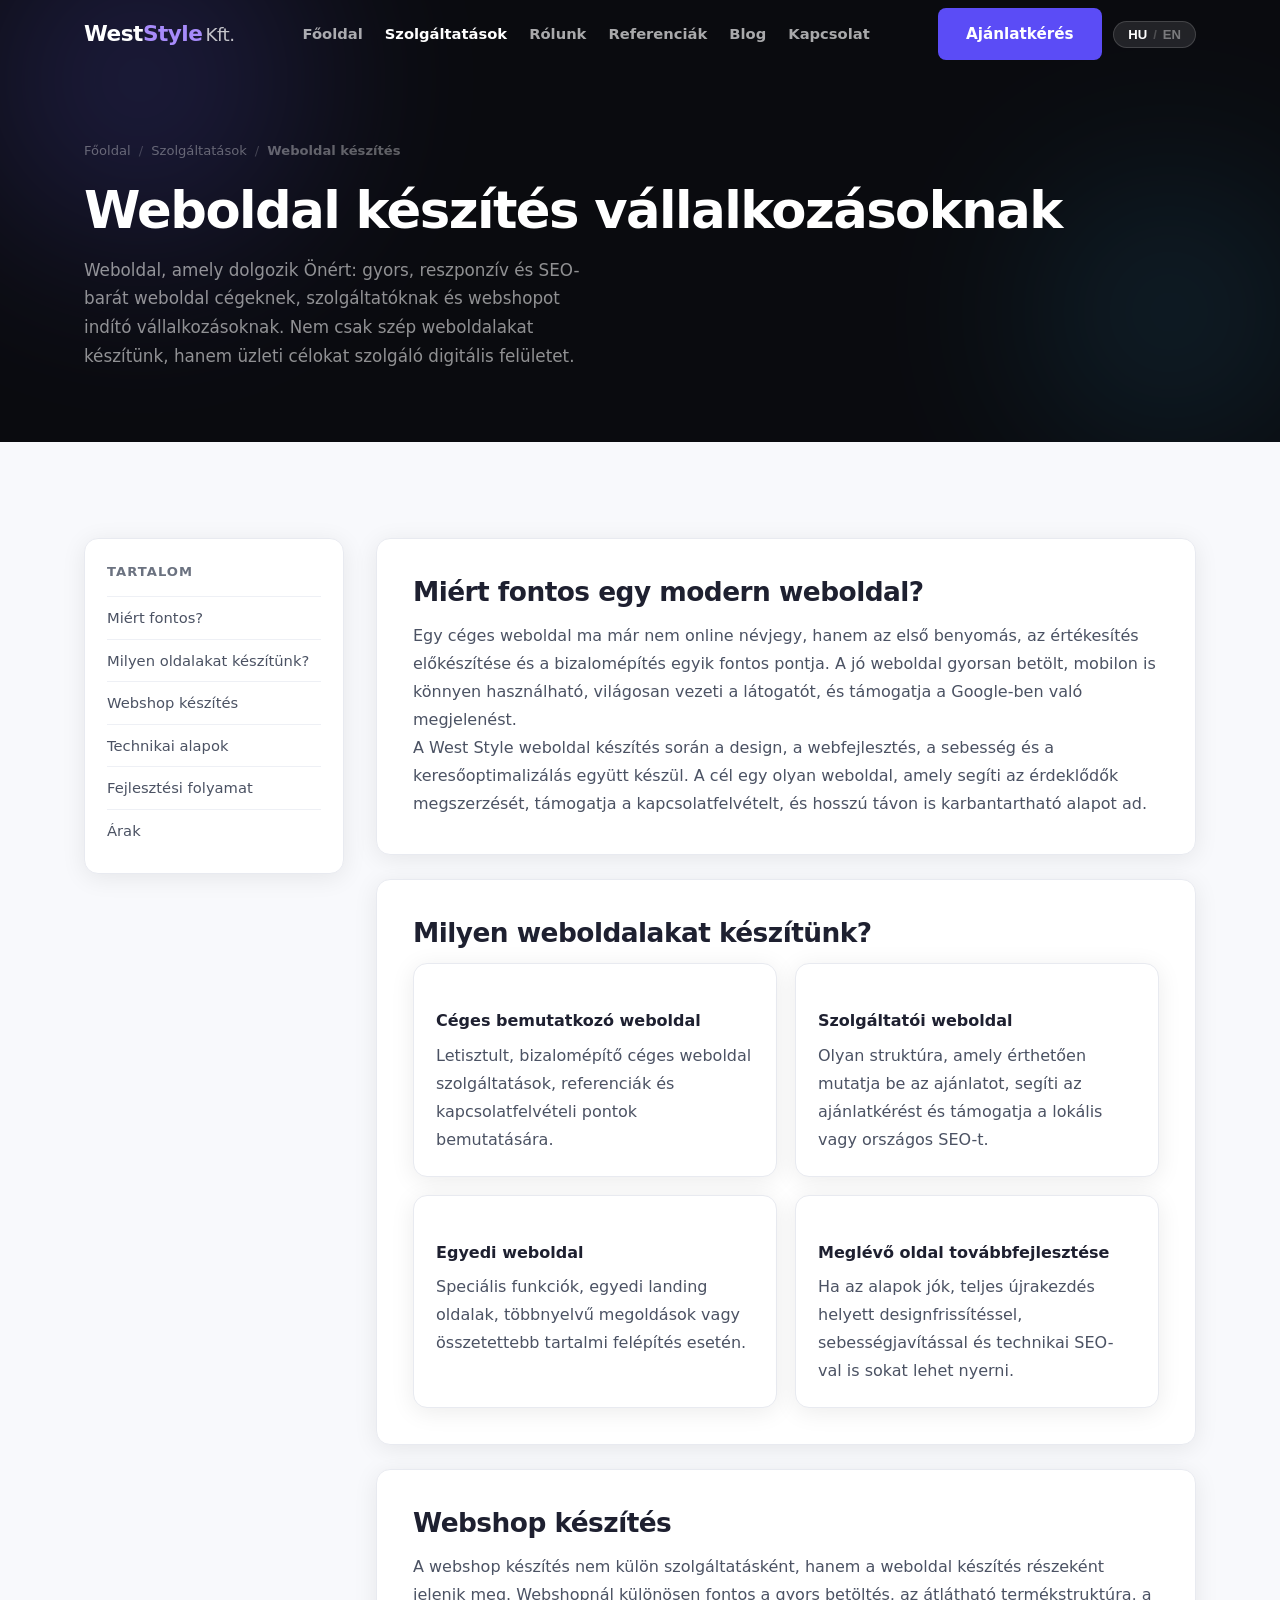
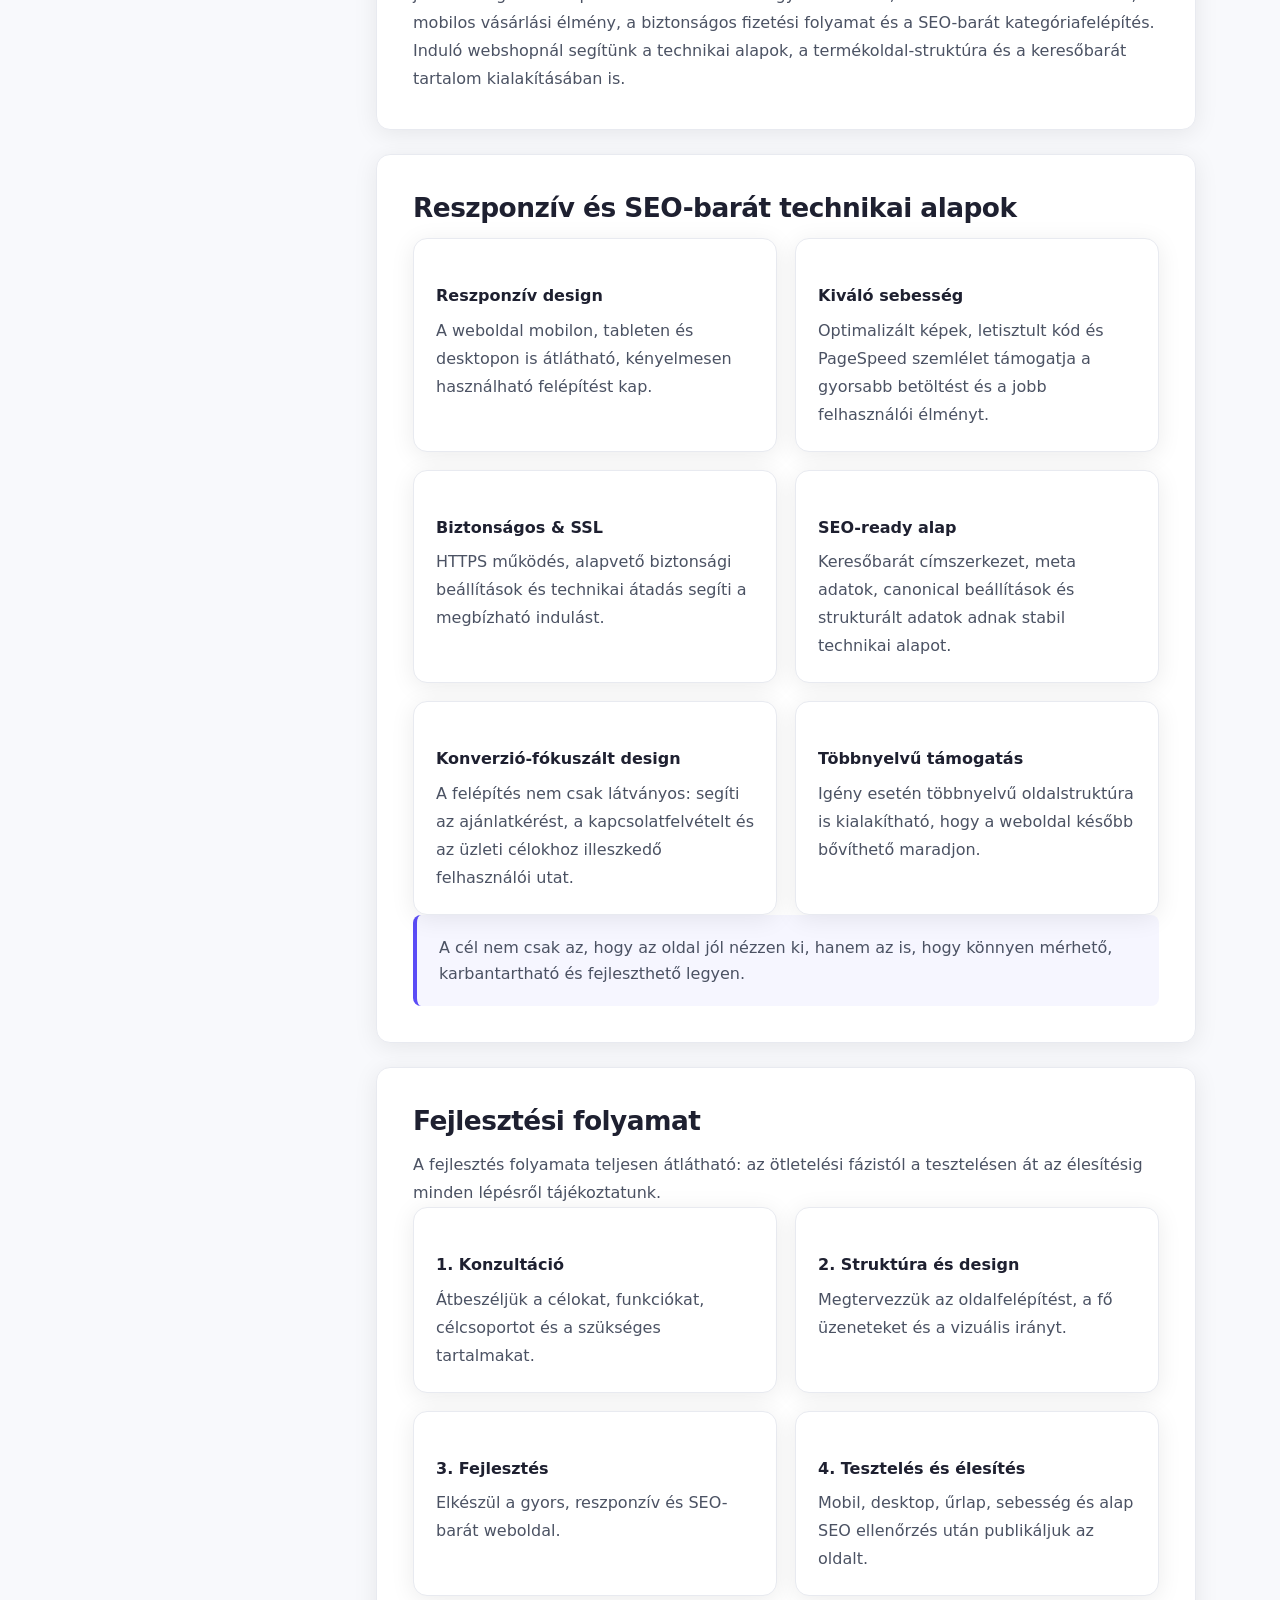
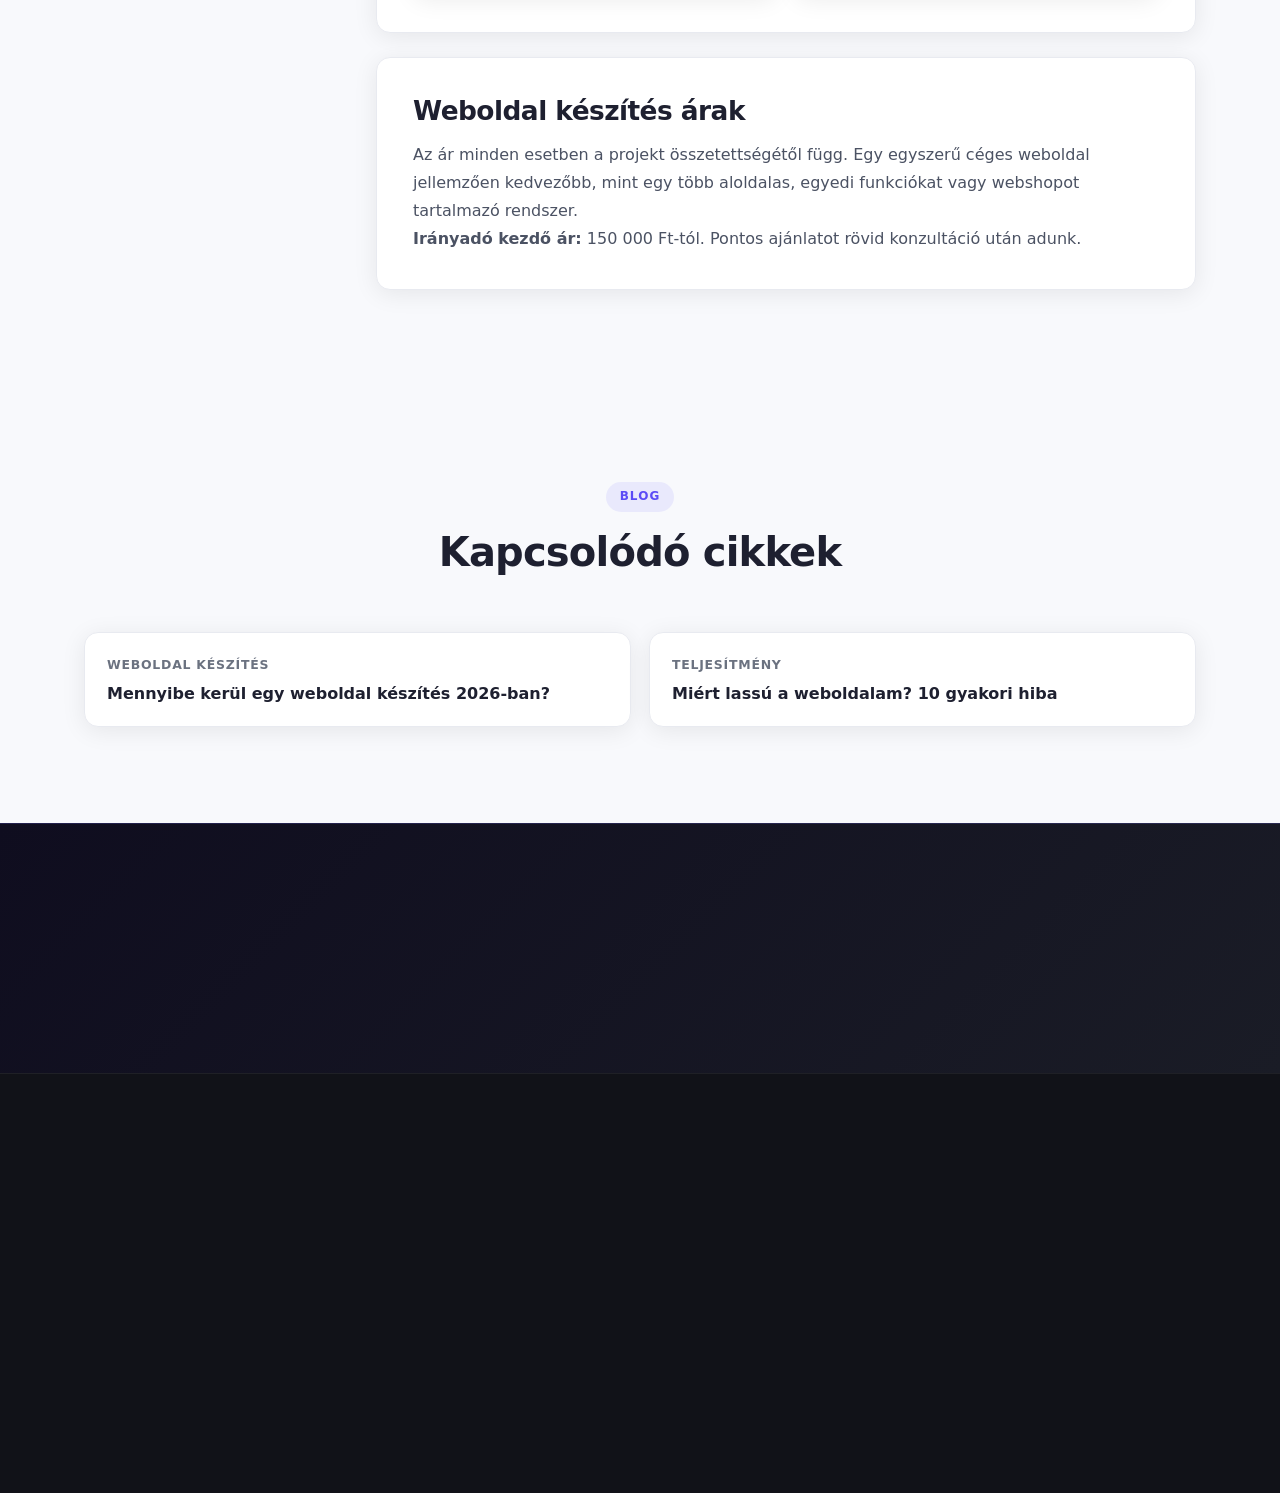
<file: weboldal-keszites.html>
﻿<!DOCTYPE html>
<html lang="hu">
<head>
  <meta charset="UTF-8" />
  <meta name="viewport" content="width=device-width, initial-scale=1.0" />
  <title>Weboldal készítés | SEO-barát céges weboldal és webshop | West Style Kft.</title>
  <meta name="description" content="Weboldal készítés vállalkozásoknak: céges weboldal, szolgáltatói oldal, webshop készítés, reszponzív fejlesztés és SEO-barát technikai alapok." />
  <link rel="canonical" href="https://weststylee.hu/weboldal-keszites" />
  <meta property="og:type" content="website" />
  <meta property="og:title" content="Weboldal készítés | West Style Kft." />
  <meta property="og:description" content="Modern, gyors és SEO-barát weboldal készítés vállalkozásoknak." />
  <meta property="og:url" content="https://weststylee.hu/weboldal-keszites" />
  <meta property="og:site_name" content="West Style Kft." />
  <style>
    *,*::before,*::after{box-sizing:border-box;margin:0;padding:0}:root{--dark:#0a0b0f;--dark-2:#111218;--accent:#5b4cf6;--accent-2:#a78bfa;--accent-3:#38bdf8;--light:#f8f9fc;--text:#1e2030;--white:#fff;--radius-sm:8px;--transition:.25s cubic-bezier(.4,0,.2,1)}html{scroll-behavior:smooth;font-size:16px}body{font-family:system-ui,-apple-system,BlinkMacSystemFont,"Segoe UI",sans-serif;background:var(--light);color:var(--text);line-height:1.6;overflow-x:hidden}.container{width:100%;max-width:1160px;margin:0 auto;padding:0 24px}a{text-decoration:none;color:inherit}.navbar{position:fixed;top:0;left:0;right:0;z-index:100;padding:0;transition:background var(--transition),box-shadow var(--transition)}.navbar.scrolled{background:rgba(10,11,15,.92);backdrop-filter:blur(16px);box-shadow:0 1px 0 rgba(255,255,255,.06)}.nav-inner{display:flex;align-items:center;justify-content:space-between;height:68px}.logo{display:inline-flex;align-items:baseline;font-size:1.35rem;font-weight:700;letter-spacing:-.5px;white-space:nowrap}.logo-west{color:var(--white)}.logo-style{color:var(--accent-2)}.logo-kft{color:rgba(255,255,255,.74);font-weight:400;font-size:.85em;margin-left:3px}.nav-links{display:flex;gap:22px}.nav-links a{color:rgba(255,255,255,.65);font-size:.92rem;font-weight:600}.nav-links a:hover,.nav-links a.nav-active{color:var(--white)}.nav-right{display:flex;align-items:center;gap:12px}.btn{display:inline-flex;align-items:center;justify-content:center;gap:8px;padding:14px 28px;border-radius:var(--radius-sm);font-size:.95rem;font-weight:600;cursor:pointer;border:none}.btn-primary{background:var(--accent);color:var(--white)}.btn-sm{padding:8px 18px;font-size:.85rem}.lang-toggle{background:rgba(255,255,255,.1);border:1px solid rgba(255,255,255,.15);border-radius:20px;padding:5px 14px;cursor:pointer;display:flex;align-items:center;gap:6px;font-size:.82rem;font-weight:600}.lang-hu,.lang-en{color:rgba(255,255,255,.4)}.lang-hu.active,.lang-en.active{color:var(--white)}.lang-sep{color:rgba(255,255,255,.2)}.hamburger{display:none;flex-direction:column;gap:5px;background:none;border:none;cursor:pointer;padding:4px}.hamburger span{display:block;width:24px;height:2px;background:var(--white);border-radius:2px}.page-hero{background:var(--dark);position:relative;overflow:hidden;padding:140px 0 72px}.page-hero-bg{position:absolute;inset:0;pointer-events:none}.hero-orb{position:absolute;border-radius:50%;filter:blur(80px);opacity:.45}.orb1{width:520px;height:520px;background:radial-gradient(circle,#6c63ff 0%,transparent 70%);top:-180px;left:-120px}.orb2{width:420px;height:420px;background:radial-gradient(circle,#38bdf8 0%,transparent 70%);bottom:-80px;right:-100px;opacity:.3}.page-hero-content{position:relative;z-index:2}.breadcrumb{display:flex;align-items:center;gap:8px;font-size:.82rem;color:rgba(255,255,255,.35);margin-bottom:20px}.breadcrumb a{color:rgba(255,255,255,.35)}.breadcrumb span{color:rgba(255,255,255,.2)}.page-hero-content h1{font-size:clamp(2rem,4.5vw,3.2rem);font-weight:700;color:var(--white);letter-spacing:-.03em;margin-bottom:16px;line-height:1.15}.page-hero-content p{font-size:1.05rem;color:rgba(255,255,255,.55);max-width:680px;line-height:1.7}@media (max-width:960px){.nav-links{display:none;position:absolute;top:68px;left:0;right:0;background:rgba(10,11,15,.96);flex-direction:column;padding:24px;gap:20px}.nav-links.open{display:flex}.hamburger{display:flex}}@media (max-width:720px){.btn-sm{display:none}.hero-orb{filter:blur(56px)}}@media (max-width:480px){.container{padding:0 18px}.logo{font-size:1.2rem}.page-hero{padding:116px 0 56px}}
  </style>
  <link rel="preload" href="style.css" as="style" onload="this.onload=null;this.rel='stylesheet'" />
  <noscript><link rel="stylesheet" href="style.css" /></noscript>
  <script type="application/ld+json">
{"@context":"https://schema.org","@type":"BreadcrumbList","itemListElement":[{"@type":"ListItem","position":1,"name":"Főoldal","item":"https://weststylee.hu/"},{"@type":"ListItem","position":2,"name":"Szolgáltatások","item":"https://weststylee.hu/szolgaltatasok"},{"@type":"ListItem","position":3,"name":"Weboldal készítés","item":"https://weststylee.hu/weboldal-keszites"}]}
  </script>
  <script type="application/ld+json">
{"@context":"https://schema.org","@type":"Service","name":"Weboldal készítés","provider":{"@type":"Organization","name":"West Style Kft.","url":"https://weststylee.hu"},"areaServed":"HU","serviceType":"Weboldal készítés, honlapkészítés, webfejlesztés, webshop készítés","url":"https://weststylee.hu/weboldal-keszites"}
  </script>
</head>
<body>
  <header class="navbar" id="navbar"><div class="container nav-inner"><a href="index.html" class="logo"><span class="logo-west">West</span><span class="logo-style">Style</span><span class="logo-kft">Kft.</span></a><nav class="nav-links" id="nav-links"><a href="index.html">Főoldal</a><a href="szolgaltatasok.html" class="nav-active">Szolgáltatások</a><a href="rolunk.html">Rólunk</a><a href="referenciak.html">Referenciák</a><a href="blog.html">Blog</a><a href="kapcsolat.html">Kapcsolat</a></nav><div class="nav-right"><a href="kapcsolat.html" class="btn btn-primary btn-sm">Ajánlatkérés</a><button class="lang-toggle" id="langToggle" type="button" aria-label="Nyelvváltás"><span class="lang-hu active" id="langHU">HU</span><span class="lang-sep">/</span><span class="lang-en" id="langEN">EN</span></button><button class="hamburger" id="hamburger" type="button" aria-label="Menü megnyitása" aria-controls="nav-links" aria-expanded="false"><span></span><span></span><span></span></button></div></div></header>
  <main>
    <section class="page-hero"><div class="page-hero-bg"><div class="hero-orb orb1" style="opacity:.25"></div><div class="hero-orb orb2" style="opacity:.15"></div></div><div class="container page-hero-content"><div class="breadcrumb"><a href="index.html">Főoldal</a><span>/</span><a href="szolgaltatasok.html">Szolgáltatások</a><span>/</span><strong>Weboldal készítés</strong></div><h1>Weboldal készítés vállalkozásoknak</h1><p>Weboldal, amely dolgozik Önért: gyors, reszponzív és SEO-barát weboldal cégeknek, szolgáltatóknak és webshopot indító vállalkozásoknak. Nem csak szép weboldalakat készítünk, hanem üzleti célokat szolgáló digitális felületet.</p></div></section>
    <section class="service-detail-page"><div class="container service-detail-grid"><aside class="service-toc fade-in"><strong>Tartalom</strong><a href="#fontos">Miért fontos?</a><a href="#tipusok">Milyen oldalakat készítünk?</a><a href="#webshop">Webshop készítés</a><a href="#technika">Technikai alapok</a><a href="#folyamat">Fejlesztési folyamat</a><a href="#arak">Árak</a></aside><div class="service-content">
      <section class="service-content-card fade-in" id="fontos"><h2>Miért fontos egy modern weboldal?</h2><p>Egy céges weboldal ma már nem online névjegy, hanem az első benyomás, az értékesítés előkészítése és a bizalomépítés egyik fontos pontja. A jó weboldal gyorsan betölt, mobilon is könnyen használható, világosan vezeti a látogatót, és támogatja a Google-ben való megjelenést.</p><p>A West Style weboldal készítés során a design, a webfejlesztés, a sebesség és a keresőoptimalizálás együtt készül. A cél egy olyan weboldal, amely segíti az érdeklődők megszerzését, támogatja a kapcsolatfelvételt, és hosszú távon is karbantartható alapot ad.</p></section>
      <section class="service-content-card fade-in" id="tipusok"><h2>Milyen weboldalakat készítünk?</h2><div class="service-feature-grid"><div class="service-info-card"><h3>Céges bemutatkozó weboldal</h3><p>Letisztult, bizalomépítő céges weboldal szolgáltatások, referenciák és kapcsolatfelvételi pontok bemutatására.</p></div><div class="service-info-card"><h3>Szolgáltatói weboldal</h3><p>Olyan struktúra, amely érthetően mutatja be az ajánlatot, segíti az ajánlatkérést és támogatja a lokális vagy országos SEO-t.</p></div><div class="service-info-card"><h3>Egyedi weboldal</h3><p>Speciális funkciók, egyedi landing oldalak, többnyelvű megoldások vagy összetettebb tartalmi felépítés esetén.</p></div><div class="service-info-card"><h3>Meglévő oldal továbbfejlesztése</h3><p>Ha az alapok jók, teljes újrakezdés helyett designfrissítéssel, sebességjavítással és technikai SEO-val is sokat lehet nyerni.</p></div></div></section>
      <section class="service-content-card fade-in" id="webshop"><h2>Webshop készítés</h2><p>A webshop készítés nem külön szolgáltatásként, hanem a weboldal készítés részeként jelenik meg. Webshopnál különösen fontos a gyors betöltés, az átlátható termékstruktúra, a mobilos vásárlási élmény, a biztonságos fizetési folyamat és a SEO-barát kategóriafelépítés.</p><p>Induló webshopnál segítünk a technikai alapok, a termékoldal-struktúra és a keresőbarát tartalom kialakításában is.</p></section>
      <section class="service-content-card fade-in" id="technika"><h2>Reszponzív és SEO-barát technikai alapok</h2><div class="service-feature-grid"><div class="service-info-card"><h3>Reszponzív design</h3><p>A weboldal mobilon, tableten és desktopon is átlátható, kényelmesen használható felépítést kap.</p></div><div class="service-info-card"><h3>Kiváló sebesség</h3><p>Optimalizált képek, letisztult kód és PageSpeed szemlélet támogatja a gyorsabb betöltést és a jobb felhasználói élményt.</p></div><div class="service-info-card"><h3>Biztonságos & SSL</h3><p>HTTPS működés, alapvető biztonsági beállítások és technikai átadás segíti a megbízható indulást.</p></div><div class="service-info-card"><h3>SEO-ready alap</h3><p>Keresőbarát címszerkezet, meta adatok, canonical beállítások és strukturált adatok adnak stabil technikai alapot.</p></div><div class="service-info-card"><h3>Konverzió-fókuszált design</h3><p>A felépítés nem csak látványos: segíti az ajánlatkérést, a kapcsolatfelvételt és az üzleti célokhoz illeszkedő felhasználói utat.</p></div><div class="service-info-card"><h3>Többnyelvű támogatás</h3><p>Igény esetén többnyelvű oldalstruktúra is kialakítható, hogy a weboldal később bővíthető maradjon.</p></div></div><div class="service-highlight">A cél nem csak az, hogy az oldal jól nézzen ki, hanem az is, hogy könnyen mérhető, karbantartható és fejleszthető legyen.</div></section>
      <section class="service-content-card fade-in" id="folyamat"><h2>Fejlesztési folyamat</h2><p>A fejlesztés folyamata teljesen átlátható: az ötletelési fázistól a tesztelésen át az élesítésig minden lépésről tájékoztatunk.</p><div class="service-feature-grid"><div class="service-info-card"><h3>1. Konzultáció</h3><p>Átbeszéljük a célokat, funkciókat, célcsoportot és a szükséges tartalmakat.</p></div><div class="service-info-card"><h3>2. Struktúra és design</h3><p>Megtervezzük az oldalfelépítést, a fő üzeneteket és a vizuális irányt.</p></div><div class="service-info-card"><h3>3. Fejlesztés</h3><p>Elkészül a gyors, reszponzív és SEO-barát weboldal.</p></div><div class="service-info-card"><h3>4. Tesztelés és élesítés</h3><p>Mobil, desktop, űrlap, sebesség és alap SEO ellenőrzés után publikáljuk az oldalt.</p></div></div></section>
      <section class="service-content-card fade-in" id="arak"><h2>Weboldal készítés árak</h2><p>Az ár minden esetben a projekt összetettségétől függ. Egy egyszerű céges weboldal jellemzően kedvezőbb, mint egy több aloldalas, egyedi funkciókat vagy webshopot tartalmazó rendszer.</p><p><strong>Irányadó kezdő ár:</strong> 150 000 Ft-tól. Pontos ajánlatot rövid konzultáció után adunk.</p></section>
    </div></div></section>
    <section class="service-related"><div class="container"><div class="section-header fade-in"><span class="section-tag">Blog</span><h2>Kapcsolódó cikkek</h2></div><div class="service-blog-grid"><a class="service-blog-card fade-in" href="blog/weboldal-keszites-arak-2026.html"><span>Weboldal készítés</span><strong>Mennyibe kerül egy weboldal készítés 2026-ban?</strong></a><a class="service-blog-card fade-in" href="blog/miert-lassu-a-weboldalam.html"><span>Teljesítmény</span><strong>Miért lassú a weboldalam? 10 gyakori hiba</strong></a></div></div></section>
    <section class="cta-banner"><div class="container cta-inner fade-in"><div class="cta-text"><h2>Kérj ingyenes konzultációt</h2><p>Nézzük meg, milyen weboldal szolgálná legjobban a vállalkozásod céljait.</p></div><a href="kapcsolat.html" class="btn btn-primary btn-lg">Kapcsolatfelvétel</a></div></section>
  </main>
  <footer class="footer"><div class="container footer-inner"><div class="footer-top"><div class="footer-brand"><a href="index.html" class="logo"><span class="logo-west">West</span><span class="logo-style">Style</span><span class="logo-kft">Kft.</span></a><p>Digitális megoldások, valódi eredmények.</p></div><div class="footer-nav"><span class="fn-title">Navigáció</span><a href="index.html">Főoldal</a><a href="szolgaltatasok.html">Szolgáltatások</a><a href="rolunk.html">Rólunk</a><a href="referenciak.html">Referenciák</a><a href="blog.html">Blog</a><a href="kapcsolat.html">Kapcsolat</a></div><div class="footer-nav"><span class="fn-title">Szolgáltatások</span><a href="weboldal-keszites.html">Weboldal készítés</a><a href="keresooptimalizalas.html">Keresőoptimalizálás</a><a href="weboldal-karbantartas.html">Weboldal karbantartás</a></div><div class="footer-contact-col"><span class="fn-title">Elérhetőség</span><a href="mailto:info@weststylee.hu">info@weststylee.hu</a><a href="tel:+36306397354">+36 30 639 7354</a></div></div><div class="footer-bottom"><p class="footer-copy">© 2026 West Style Kft. Minden jog fenntartva.</p></div></div></footer>
  <script src="script.min.js" defer></script>
</body>
</html>
</file>
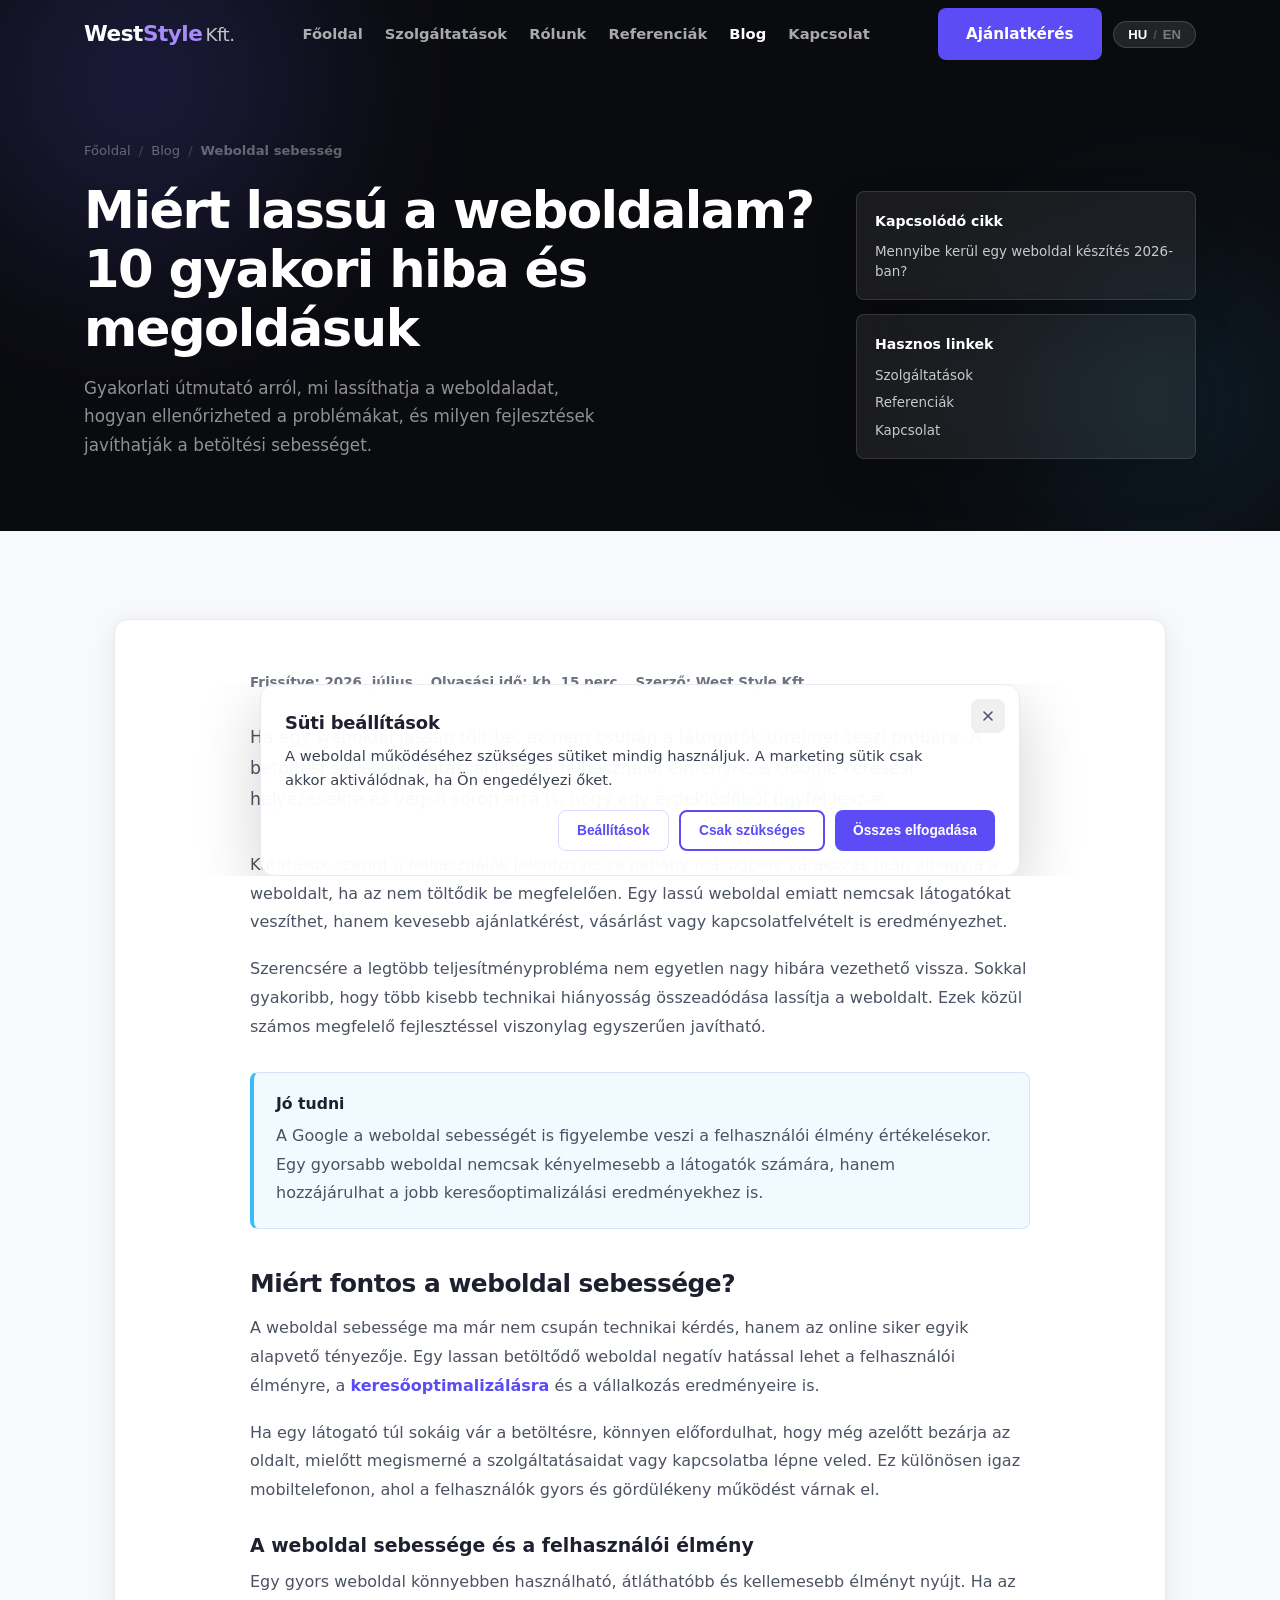
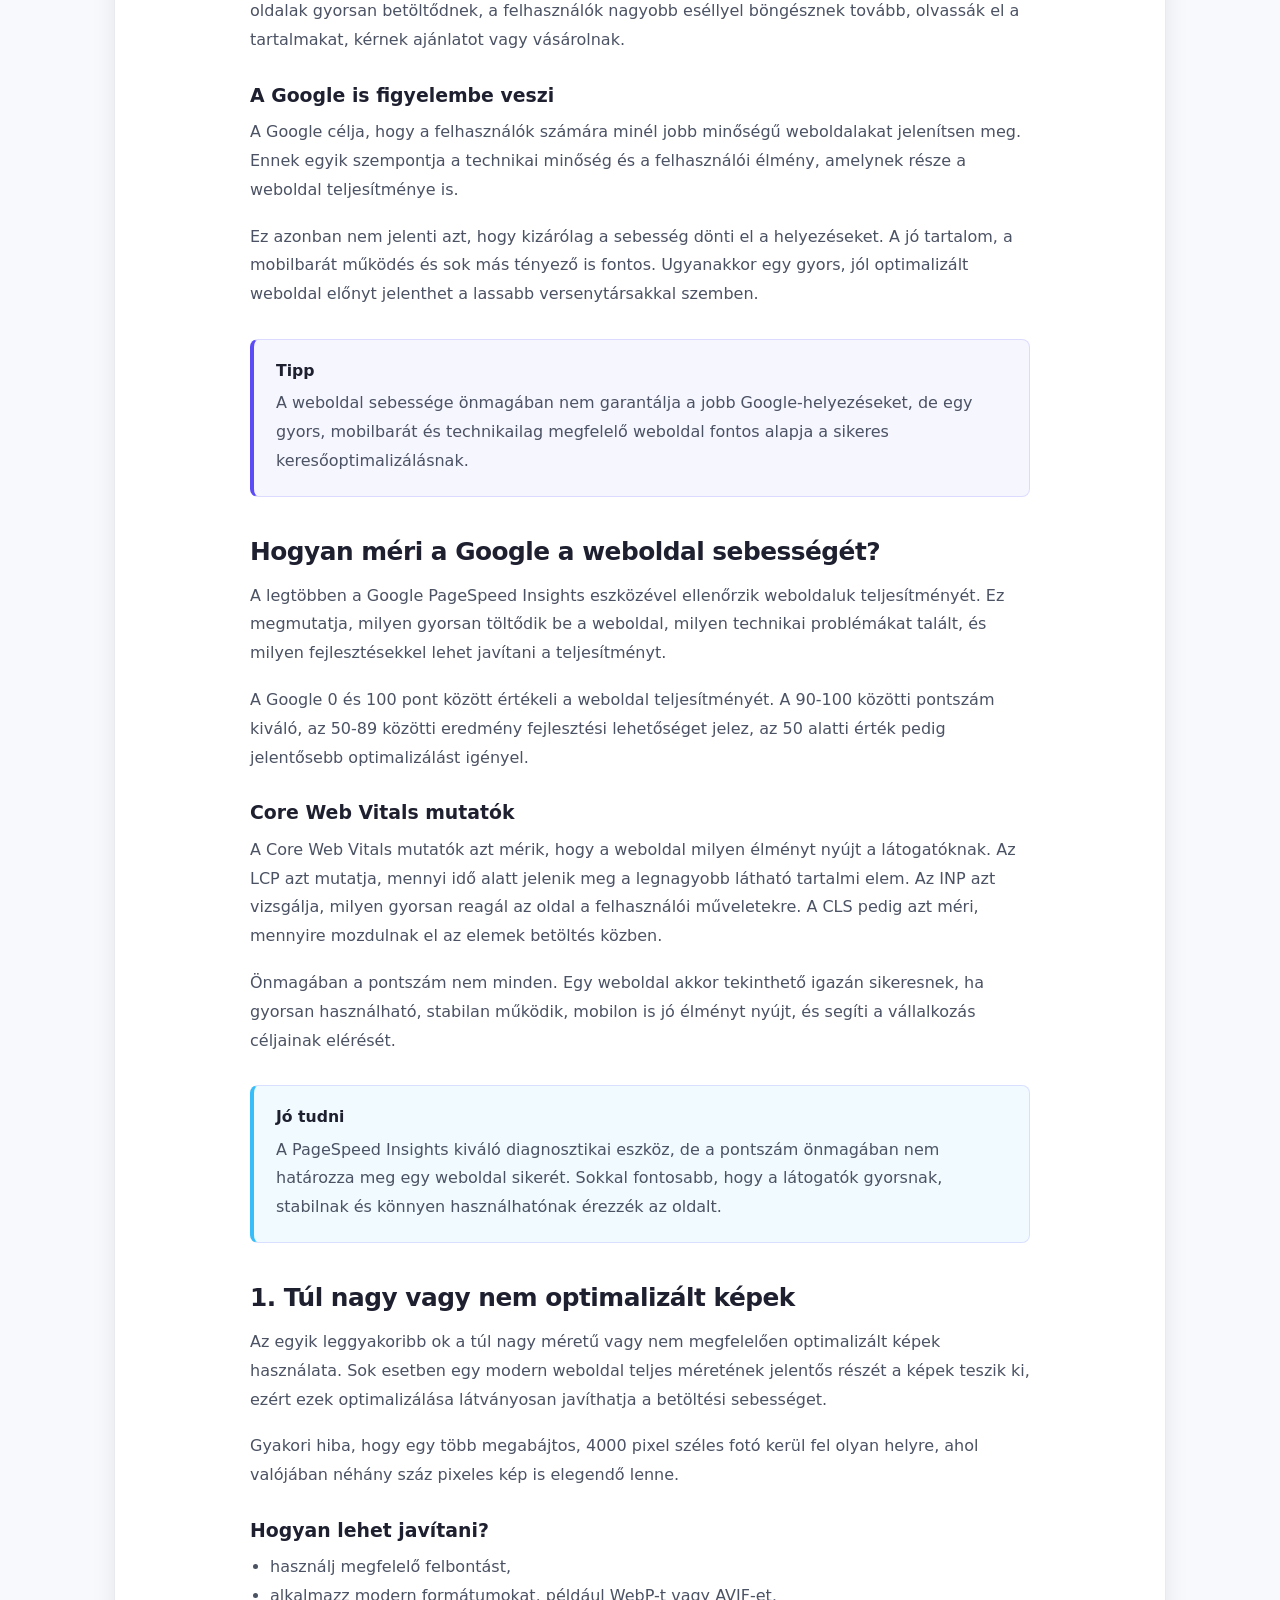
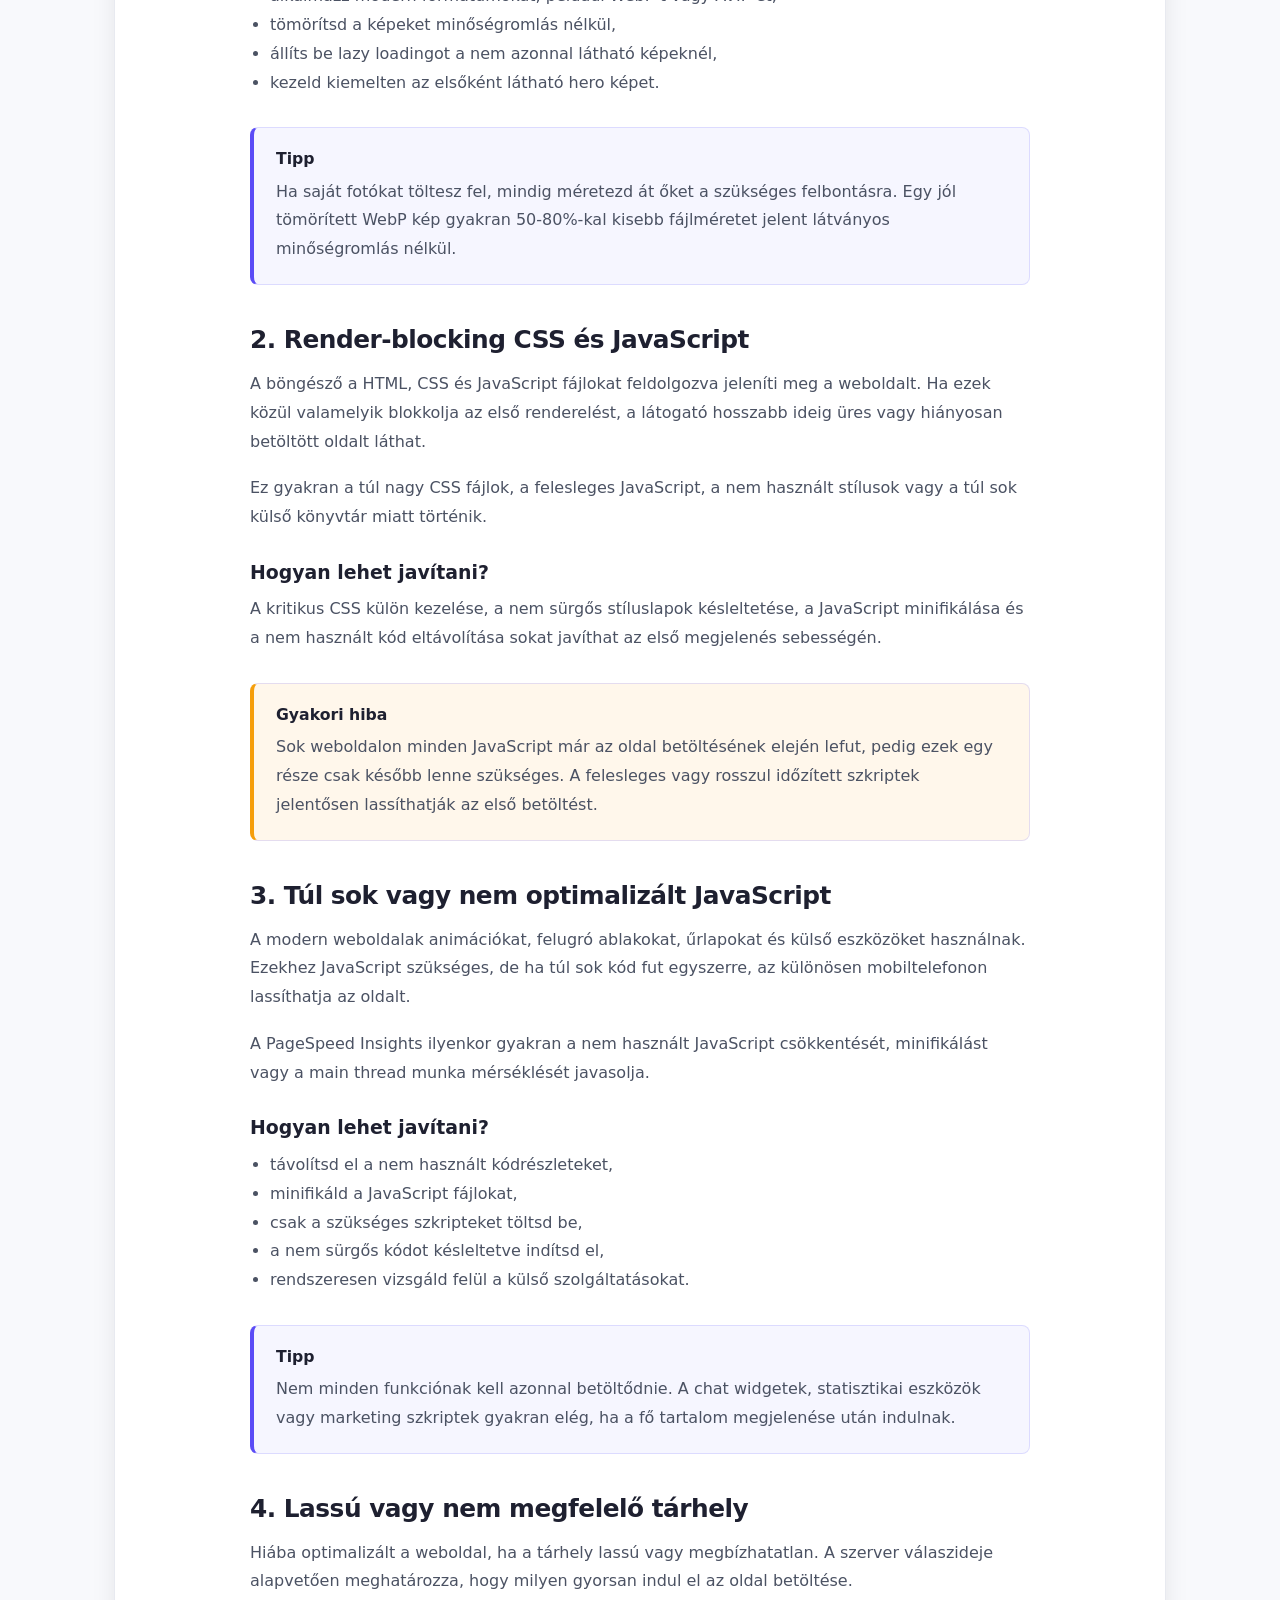
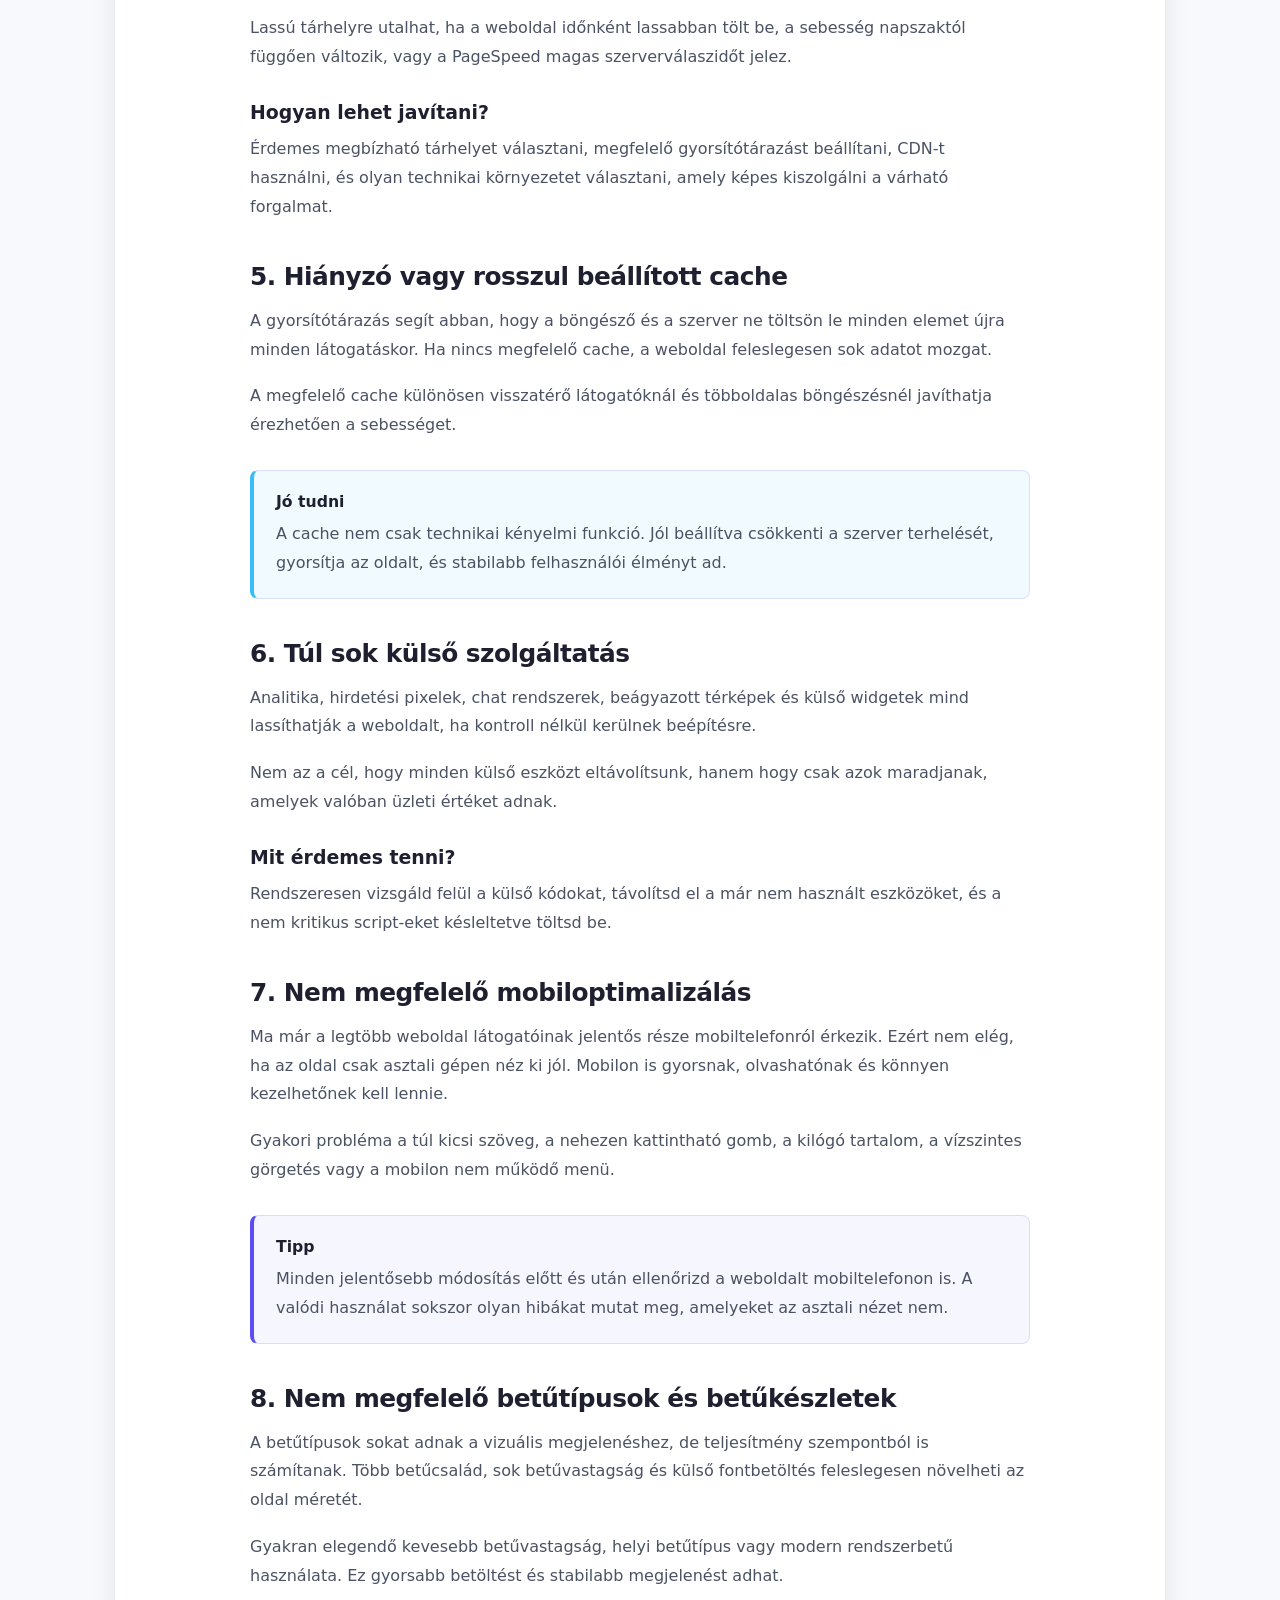
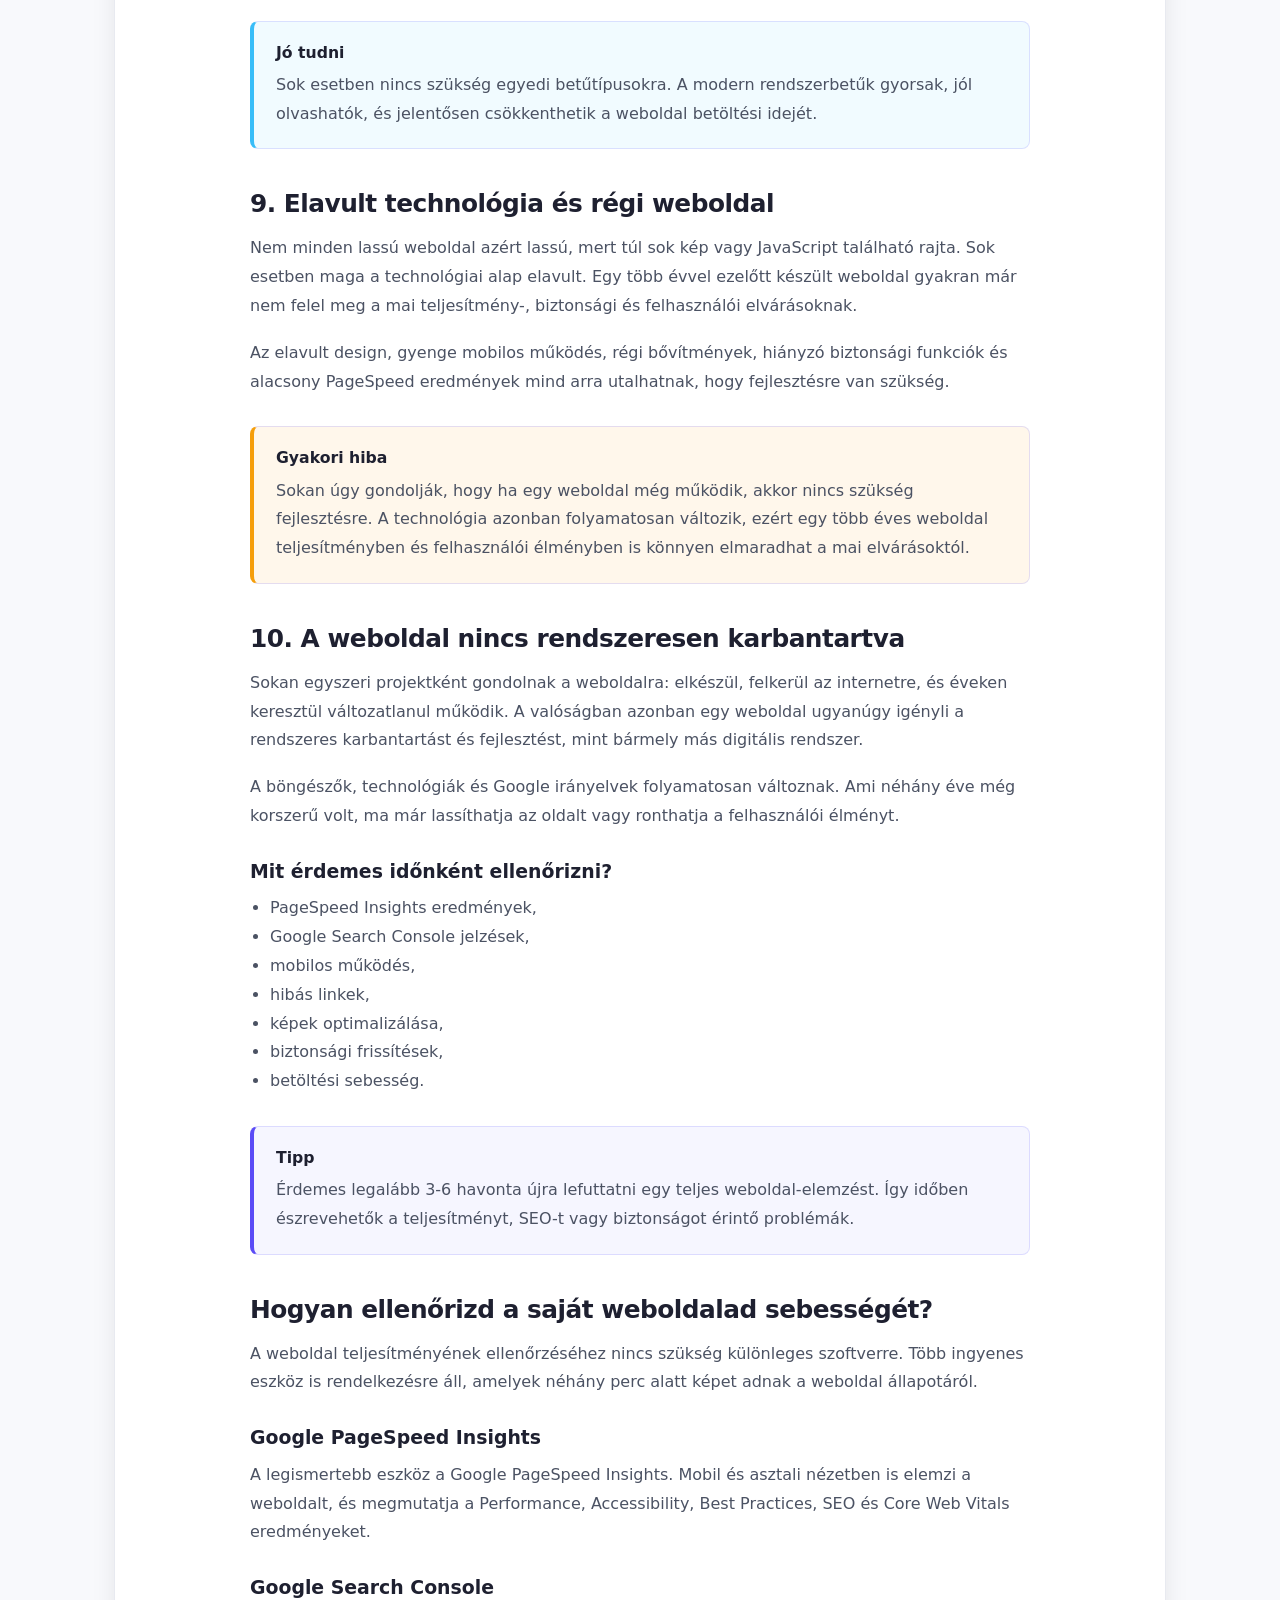
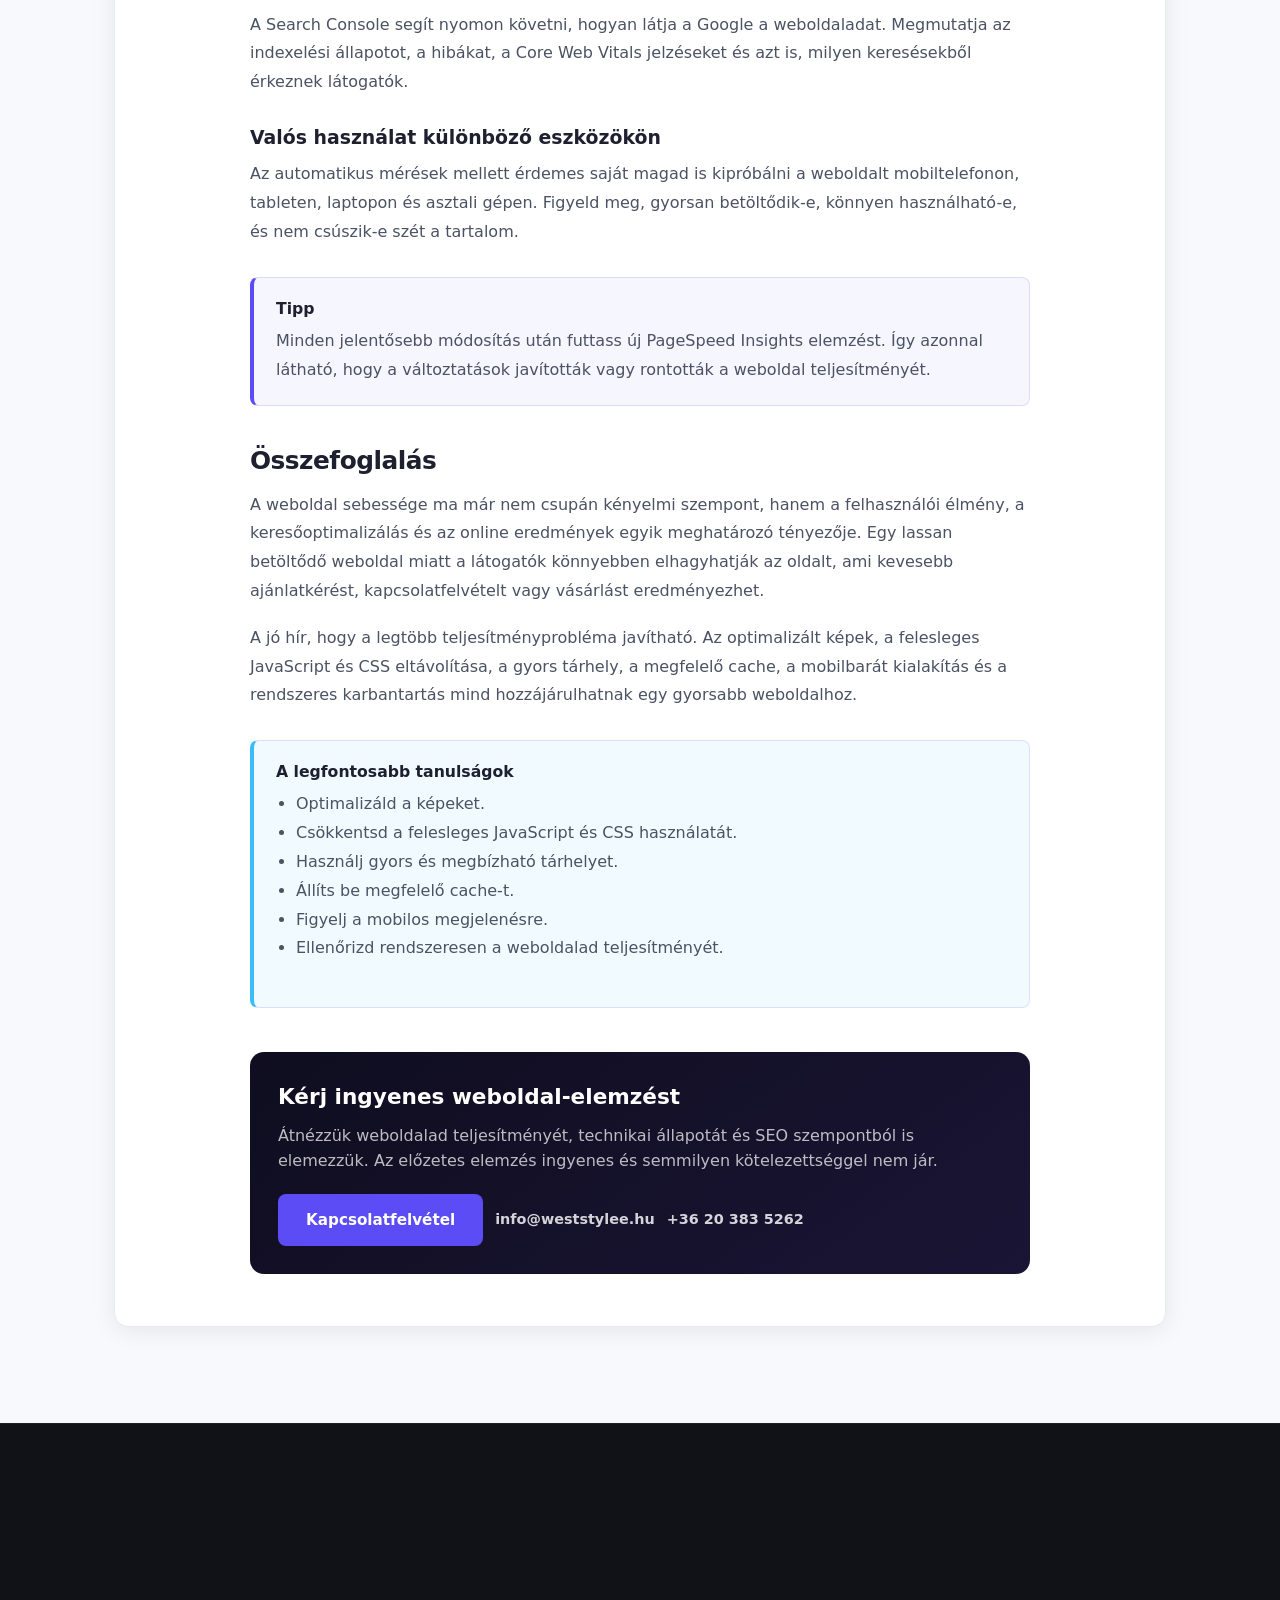
<file: blog/miert-lassu-a-weboldalam.html>
﻿<!DOCTYPE html>
<html lang="hu">
<head>
  <meta charset="UTF-8" />
  <meta name="viewport" content="width=device-width, initial-scale=1.0" />
  <title>Miért lassú a weboldalam? 10 gyakori hiba és megoldásuk</title>
  <meta name="description" content="Miért lassú a weboldalad? Ismerd meg a 10 leggyakoribb teljesítményhibát, a PageSpeed problémák okait és a gyorsabb weboldal megoldásait." />
  <meta name="categories" content="weboldal, teljesitmeny, sebesseg, karbantartas, keresooptimalizalas, seo" />
  <link rel="canonical" href="https://weststylee.hu/blog/miert-lassu-a-weboldalam" />
  <meta property="og:type" content="article" />
  <meta property="og:title" content="Miért lassú a weboldalam? 10 gyakori hiba és megoldásuk" />
  <meta property="og:description" content="Gyakorlati útmutató a lassú weboldalak leggyakoribb okairól, PageSpeed hibákról és teljesítményjavítási lehetőségekről." />
  <meta property="og:url" content="https://weststylee.hu/blog/miert-lassu-a-weboldalam" />
  <meta property="og:site_name" content="West Style Kft." />
  <style>
    *,*::before,*::after{box-sizing:border-box;margin:0;padding:0}:root{--dark:#0a0b0f;--dark-2:#111218;--accent:#5b4cf6;--accent-2:#a78bfa;--accent-3:#38bdf8;--light:#f8f9fc;--text:#1e2030;--white:#fff;--radius-sm:8px;--transition:.25s cubic-bezier(.4,0,.2,1)}html{scroll-behavior:smooth;font-size:16px}body{font-family:system-ui,-apple-system,BlinkMacSystemFont,"Segoe UI",sans-serif;background:var(--light);color:var(--text);line-height:1.6;overflow-x:hidden}.container{width:100%;max-width:1160px;margin:0 auto;padding:0 24px}a{text-decoration:none;color:inherit}.navbar{position:fixed;top:0;left:0;right:0;z-index:100;padding:0;transition:background var(--transition),box-shadow var(--transition)}.navbar.scrolled{background:rgba(10,11,15,.92);backdrop-filter:blur(16px);box-shadow:0 1px 0 rgba(255,255,255,.06)}.nav-inner{display:flex;align-items:center;justify-content:space-between;height:68px}.logo{display:inline-flex;align-items:baseline;font-size:1.35rem;font-weight:700;letter-spacing:-.5px;white-space:nowrap}.logo-west{color:var(--white)}.logo-style{color:var(--accent-2)}.logo-kft{color:rgba(255,255,255,.74);font-weight:400;font-size:.85em;margin-left:3px}.nav-links{display:flex;gap:22px}.nav-links a{color:rgba(255,255,255,.65);font-size:.92rem;font-weight:600}.nav-links a:hover,.nav-links a.nav-active{color:var(--white)}.nav-right{display:flex;align-items:center;gap:12px}.btn{display:inline-flex;align-items:center;justify-content:center;gap:8px;padding:14px 28px;border-radius:var(--radius-sm);font-size:.95rem;font-weight:600;cursor:pointer;border:none}.btn-primary{background:var(--accent);color:var(--white)}.btn-sm{padding:8px 18px;font-size:.85rem}.btn-ghost{background:transparent;color:rgba(255,255,255,.8);border:1px solid rgba(255,255,255,.2)}.lang-toggle{background:rgba(255,255,255,.1);border:1px solid rgba(255,255,255,.15);border-radius:20px;padding:5px 14px;cursor:pointer;display:flex;align-items:center;gap:6px;font-size:.82rem;font-weight:600}.lang-hu,.lang-en{color:rgba(255,255,255,.4)}.lang-hu.active,.lang-en.active{color:var(--white)}.lang-sep{color:rgba(255,255,255,.2)}.hamburger{display:none;flex-direction:column;gap:5px;background:none;border:none;cursor:pointer;padding:4px}.hamburger span{display:block;width:24px;height:2px;background:var(--white);border-radius:2px}.page-hero{background:var(--dark);position:relative;overflow:hidden;padding:140px 0 72px}.page-hero-bg{position:absolute;inset:0;pointer-events:none}.hero-orb{position:absolute;border-radius:50%;filter:blur(80px);opacity:.45}.orb1{width:520px;height:520px;background:radial-gradient(circle,#6c63ff 0%,transparent 70%);top:-180px;left:-120px}.orb2{width:420px;height:420px;background:radial-gradient(circle,#38bdf8 0%,transparent 70%);bottom:-80px;right:-100px;opacity:.3}.page-hero-content{position:relative;z-index:2}.breadcrumb{display:flex;align-items:center;gap:8px;font-size:.82rem;color:rgba(255,255,255,.35);margin-bottom:20px;flex-wrap:wrap}.breadcrumb a{color:rgba(255,255,255,.35)}.breadcrumb span{color:rgba(255,255,255,.2)}.page-hero-content h1{font-size:clamp(2rem,4.5vw,3.2rem);font-weight:700;color:var(--white);letter-spacing:-.03em;margin-bottom:16px;line-height:1.15}.page-hero-content p{font-size:1.05rem;color:rgba(255,255,255,.55);max-width:680px;line-height:1.7}@media (max-width:960px){.nav-inner{gap:16px}.nav-links{display:none;position:absolute;top:68px;left:0;right:0;background:rgba(10,11,15,.96);backdrop-filter:blur(16px);flex-direction:column;padding:24px;gap:20px}.nav-links.open{display:flex}.hamburger{display:flex}}@media (max-width:720px){.btn-sm{display:none}.hero-orb{filter:blur(56px);opacity:.34}}@media (max-width:480px){.container{padding:0 18px}.nav-inner{gap:10px}.nav-right{gap:8px}.logo{font-size:1.2rem}.lang-toggle{padding:5px 10px}.page-hero{padding:116px 0 56px}}
  </style>
  <link rel="preload" href="../style.css" as="style" onload="this.onload=null;this.rel='stylesheet'" />
  <noscript><link rel="stylesheet" href="../style.css" /></noscript>
  <script type="application/ld+json">
{
  "@context": "https://schema.org",
  "@type": "Article",
  "headline": "Miért lassú a weboldalam? 10 gyakori hiba és megoldásuk",
  "description": "Miért lassú a weboldalad? Ismerd meg a 10 leggyakoribb teljesítményhibát, a PageSpeed problémák okait és a gyorsabb weboldal megoldásait.",
  "author": {
    "@type": "Organization",
    "name": "West Style Kft."
  },
  "publisher": {
    "@type": "Organization",
    "name": "West Style Kft.",
    "logo": {
      "@type": "ImageObject",
      "url": "https://weststylee.hu/images/logo.png"
    }
  },
  "datePublished": "2026-07-03",
  "dateModified": "2026-07-03",
  "mainEntityOfPage": "https://weststylee.hu/blog/miert-lassu-a-weboldalam"
}
</script>
  <script type="application/ld+json">
{
  "@context": "https://schema.org",
  "@type": "BreadcrumbList",
  "itemListElement": [
    {
      "@type": "ListItem",
      "position": 1,
      "name": "Főoldal",
      "item": "https://weststylee.hu/"
    },
    {
      "@type": "ListItem",
      "position": 2,
      "name": "Blog",
      "item": "https://weststylee.hu/blog"
    },
    {
      "@type": "ListItem",
      "position": 3,
      "name": "Miért lassú a weboldalam?",
      "item": "https://weststylee.hu/blog/miert-lassu-a-weboldalam"
    }
  ]
}
</script>
</head>
<body>
  <header class="navbar" id="navbar">
    <div class="container nav-inner">
      <a href="../index.html" class="logo">
        <span class="logo-west">West</span><span class="logo-style">Style</span>
        <span class="logo-kft">Kft.</span>
      </a>
      <nav class="nav-links" id="nav-links">
        <a href="../index.html" data-i18n="nav.home">Főoldal</a>
        <a href="../szolgaltatasok.html" data-i18n="nav.services">Szolgáltatások</a>
        <a href="../rolunk.html" data-i18n="nav.about">Rólunk</a>
        <a href="../referenciak.html" data-i18n="nav.references">Referenciák</a>
        <a href="../blog.html" class="nav-active" data-i18n="nav.blog">Blog</a>
        <a href="../kapcsolat.html" data-i18n="nav.contact">Kapcsolat</a>
      </nav>
      <div class="nav-right">
        <a href="../kapcsolat.html" class="btn btn-primary btn-sm" data-i18n="nav.cta">Ajánlatkérés</a>
        <button class="lang-toggle" id="langToggle" type="button" aria-label="Nyelvváltás">
          <span class="lang-hu active" id="langHU">HU</span>
          <span class="lang-sep">/</span>
          <span class="lang-en" id="langEN">EN</span>
        </button>
        <button class="hamburger" id="hamburger" type="button" aria-label="Menü megnyitása" aria-controls="nav-links" aria-expanded="false">
          <span></span><span></span><span></span>
        </button>
      </div>
    </div>
  </header>

  <main>
    <section class="page-hero">
      <div class="page-hero-bg">
        <div class="hero-orb orb1" style="opacity:.25"></div>
        <div class="hero-orb orb2" style="opacity:.15"></div>
      </div>
      <div class="container page-hero-content article-hero-grid">
        <div class="article-hero-copy">
          <div class="breadcrumb">
            <a href="../index.html" data-i18n="nav.home">Főoldal</a>
            <span>/</span>
            <a href="../blog.html" data-i18n="nav.blog">Blog</a>
            <span>/</span>
            <strong data-i18n="article.speed.crumb">Weboldal sebesség</strong>
          </div>
          <h1 data-i18n="article.speed.title">Miért lassú a weboldalam? 10 gyakori hiba és megoldásuk</h1>
          <p data-i18n="article.speed.hero">Gyakorlati útmutató arról, mi lassíthatja a weboldaladat, hogyan ellenőrizheted a problémákat, és milyen fejlesztések javíthatják a betöltési sebességet.</p>
        </div>
        <div class="article-hero-panels">
          <div class="article-hero-panel">
            <h2 data-i18n="article.related.title">Kapcsolódó cikk</h2>
            <div class="related-list">
              <a href="weboldal-keszites-arak-2026.html" data-i18n="article.pricing.title">Mennyibe kerül egy weboldal készítés 2026-ban?</a>
            </div>
          </div>
          <div class="article-hero-panel">
            <h2 data-i18n="article.links.title">Hasznos linkek</h2>
            <div class="related-list">
              <a href="../szolgaltatasok.html" data-i18n="nav.services">Szolgáltatások</a>
              <a href="../referenciak.html" data-i18n="nav.references">Referenciák</a>
              <a href="../kapcsolat.html" data-i18n="nav.contact">Kapcsolat</a>
            </div>
          </div>
        </div>
      </div>
    </section>

    <section class="article-shell">
      <div class="container article-layout">
        <article class="article-main">
          <div class="article-meta">
            <span data-i18n="article.meta.updated">Frissítve: 2026. július</span>
            <span data-i18n="article.meta.reading">Olvasási idő: kb. 15 perc</span>
            <span data-i18n="article.meta.author">Szerző: West Style Kft.</span>
          </div>
          <p class="article-lead">Ha egy weboldal lassan tölt be, az nem csupán a látogatók türelmét teszi próbára. A betöltési sebesség hatással lehet a felhasználói élményre, a Google keresési helyezésekre és végső soron arra is, hogy egy érdeklődőből ügyfél lesz-e.</p>

          <div class="article-content">
            <p>Kutatások szerint a felhasználók jelentős része néhány másodperc várakozás után elhagyja a weboldalt, ha az nem töltődik be megfelelően. Egy lassú weboldal emiatt nemcsak látogatókat veszíthet, hanem kevesebb ajánlatkérést, vásárlást vagy kapcsolatfelvételt is eredményezhet.</p>
            <p>Szerencsére a legtöbb teljesítményprobléma nem egyetlen nagy hibára vezethető vissza. Sokkal gyakoribb, hogy több kisebb technikai hiányosság összeadódása lassítja a weboldalt. Ezek közül számos megfelelő fejlesztéssel viszonylag egyszerűen javítható.</p>

            <div class="article-note article-note-info">
              <h3>Jó tudni</h3>
              <p>A Google a weboldal sebességét is figyelembe veszi a felhasználói élmény értékelésekor. Egy gyorsabb weboldal nemcsak kényelmesebb a látogatók számára, hanem hozzájárulhat a jobb keresőoptimalizálási eredményekhez is.</p>
            </div>

            <h2>Miért fontos a weboldal sebessége?</h2>
            <p>A weboldal sebessége ma már nem csupán technikai kérdés, hanem az online siker egyik alapvető tényezője. Egy lassan betöltődő weboldal negatív hatással lehet a felhasználói élményre, a <a href="../keresooptimalizalas.html">keresőoptimalizálásra</a> és a vállalkozás eredményeire is.</p>
            <p>Ha egy látogató túl sokáig vár a betöltésre, könnyen előfordulhat, hogy még azelőtt bezárja az oldalt, mielőtt megismerné a szolgáltatásaidat vagy kapcsolatba lépne veled. Ez különösen igaz mobiltelefonon, ahol a felhasználók gyors és gördülékeny működést várnak el.</p>

            <h3>A weboldal sebessége és a felhasználói élmény</h3>
            <p>Egy gyors weboldal könnyebben használható, átláthatóbb és kellemesebb élményt nyújt. Ha az oldalak gyorsan betöltődnek, a felhasználók nagyobb eséllyel böngésznek tovább, olvassák el a tartalmakat, kérnek ajánlatot vagy vásárolnak.</p>

            <h3>A Google is figyelembe veszi</h3>
            <p>A Google célja, hogy a felhasználók számára minél jobb minőségű weboldalakat jelenítsen meg. Ennek egyik szempontja a technikai minőség és a felhasználói élmény, amelynek része a weboldal teljesítménye is.</p>
            <p>Ez azonban nem jelenti azt, hogy kizárólag a sebesség dönti el a helyezéseket. A jó tartalom, a mobilbarát működés és sok más tényező is fontos. Ugyanakkor egy gyors, jól optimalizált weboldal előnyt jelenthet a lassabb versenytársakkal szemben.</p>

            <div class="article-note">
              <h3>Tipp</h3>
              <p>A weboldal sebessége önmagában nem garantálja a jobb Google-helyezéseket, de egy gyors, mobilbarát és technikailag megfelelő weboldal fontos alapja a sikeres keresőoptimalizálásnak.</p>
            </div>

            <h2>Hogyan méri a Google a weboldal sebességét?</h2>
            <p>A legtöbben a Google PageSpeed Insights eszközével ellenőrzik weboldaluk teljesítményét. Ez megmutatja, milyen gyorsan töltődik be a weboldal, milyen technikai problémákat talált, és milyen fejlesztésekkel lehet javítani a teljesítményt.</p>
            <p>A Google 0 és 100 pont között értékeli a weboldal teljesítményét. A 90-100 közötti pontszám kiváló, az 50-89 közötti eredmény fejlesztési lehetőséget jelez, az 50 alatti érték pedig jelentősebb optimalizálást igényel.</p>

            <h3>Core Web Vitals mutatók</h3>
            <p>A Core Web Vitals mutatók azt mérik, hogy a weboldal milyen élményt nyújt a látogatóknak. Az LCP azt mutatja, mennyi idő alatt jelenik meg a legnagyobb látható tartalmi elem. Az INP azt vizsgálja, milyen gyorsan reagál az oldal a felhasználói műveletekre. A CLS pedig azt méri, mennyire mozdulnak el az elemek betöltés közben.</p>
            <p>Önmagában a pontszám nem minden. Egy weboldal akkor tekinthető igazán sikeresnek, ha gyorsan használható, stabilan működik, mobilon is jó élményt nyújt, és segíti a vállalkozás céljainak elérését.</p>

            <div class="article-note article-note-info">
              <h3>Jó tudni</h3>
              <p>A PageSpeed Insights kiváló diagnosztikai eszköz, de a pontszám önmagában nem határozza meg egy weboldal sikerét. Sokkal fontosabb, hogy a látogatók gyorsnak, stabilnak és könnyen használhatónak érezzék az oldalt.</p>
            </div>

            <h2>1. Túl nagy vagy nem optimalizált képek</h2>
            <p>Az egyik leggyakoribb ok a túl nagy méretű vagy nem megfelelően optimalizált képek használata. Sok esetben egy modern weboldal teljes méretének jelentős részét a képek teszik ki, ezért ezek optimalizálása látványosan javíthatja a betöltési sebességet.</p>
            <p>Gyakori hiba, hogy egy több megabájtos, 4000 pixel széles fotó kerül fel olyan helyre, ahol valójában néhány száz pixeles kép is elegendő lenne.</p>
            <h3>Hogyan lehet javítani?</h3>
            <ul>
              <li>használj megfelelő felbontást,</li>
              <li>alkalmazz modern formátumokat, például WebP-t vagy AVIF-et,</li>
              <li>tömörítsd a képeket minőségromlás nélkül,</li>
              <li>állíts be lazy loadingot a nem azonnal látható képeknél,</li>
              <li>kezeld kiemelten az elsőként látható hero képet.</li>
            </ul>
            <div class="article-note">
              <h3>Tipp</h3>
              <p>Ha saját fotókat töltesz fel, mindig méretezd át őket a szükséges felbontásra. Egy jól tömörített WebP kép gyakran 50-80%-kal kisebb fájlméretet jelent látványos minőségromlás nélkül.</p>
            </div>

            <h2>2. Render-blocking CSS és JavaScript</h2>
            <p>A böngésző a HTML, CSS és JavaScript fájlokat feldolgozva jeleníti meg a weboldalt. Ha ezek közül valamelyik blokkolja az első renderelést, a látogató hosszabb ideig üres vagy hiányosan betöltött oldalt láthat.</p>
            <p>Ez gyakran a túl nagy CSS fájlok, a felesleges JavaScript, a nem használt stílusok vagy a túl sok külső könyvtár miatt történik.</p>
            <h3>Hogyan lehet javítani?</h3>
            <p>A kritikus CSS külön kezelése, a nem sürgős stíluslapok késleltetése, a JavaScript minifikálása és a nem használt kód eltávolítása sokat javíthat az első megjelenés sebességén.</p>
            <div class="article-note article-note-warn">
              <h3>Gyakori hiba</h3>
              <p>Sok weboldalon minden JavaScript már az oldal betöltésének elején lefut, pedig ezek egy része csak később lenne szükséges. A felesleges vagy rosszul időzített szkriptek jelentősen lassíthatják az első betöltést.</p>
            </div>

            <h2>3. Túl sok vagy nem optimalizált JavaScript</h2>
            <p>A modern weboldalak animációkat, felugró ablakokat, űrlapokat és külső eszközöket használnak. Ezekhez JavaScript szükséges, de ha túl sok kód fut egyszerre, az különösen mobiltelefonon lassíthatja az oldalt.</p>
            <p>A PageSpeed Insights ilyenkor gyakran a nem használt JavaScript csökkentését, minifikálást vagy a main thread munka mérséklését javasolja.</p>
            <h3>Hogyan lehet javítani?</h3>
            <ul>
              <li>távolítsd el a nem használt kódrészleteket,</li>
              <li>minifikáld a JavaScript fájlokat,</li>
              <li>csak a szükséges szkripteket töltsd be,</li>
              <li>a nem sürgős kódot késleltetve indítsd el,</li>
              <li>rendszeresen vizsgáld felül a külső szolgáltatásokat.</li>
            </ul>
            <div class="article-note">
              <h3>Tipp</h3>
              <p>Nem minden funkciónak kell azonnal betöltődnie. A chat widgetek, statisztikai eszközök vagy marketing szkriptek gyakran elég, ha a fő tartalom megjelenése után indulnak.</p>
            </div>

            <h2>4. Lassú vagy nem megfelelő tárhely</h2>
            <p>Hiába optimalizált a weboldal, ha a tárhely lassú vagy megbízhatatlan. A szerver válaszideje alapvetően meghatározza, hogy milyen gyorsan indul el az oldal betöltése.</p>
            <p>Lassú tárhelyre utalhat, ha a weboldal időnként lassabban tölt be, a sebesség napszaktól függően változik, vagy a PageSpeed magas szerverválaszidőt jelez.</p>
            <h3>Hogyan lehet javítani?</h3>
            <p>Érdemes megbízható tárhelyet választani, megfelelő gyorsítótárazást beállítani, CDN-t használni, és olyan technikai környezetet választani, amely képes kiszolgálni a várható forgalmat.</p>

            <h2>5. Hiányzó vagy rosszul beállított cache</h2>
            <p>A gyorsítótárazás segít abban, hogy a böngésző és a szerver ne töltsön le minden elemet újra minden látogatáskor. Ha nincs megfelelő cache, a weboldal feleslegesen sok adatot mozgat.</p>
            <p>A megfelelő cache különösen visszatérő látogatóknál és többoldalas böngészésnél javíthatja érezhetően a sebességet.</p>
            <div class="article-note article-note-info">
              <h3>Jó tudni</h3>
              <p>A cache nem csak technikai kényelmi funkció. Jól beállítva csökkenti a szerver terhelését, gyorsítja az oldalt, és stabilabb felhasználói élményt ad.</p>
            </div>

            <h2>6. Túl sok külső szolgáltatás</h2>
            <p>Analitika, hirdetési pixelek, chat rendszerek, beágyazott térképek és külső widgetek mind lassíthatják a weboldalt, ha kontroll nélkül kerülnek beépítésre.</p>
            <p>Nem az a cél, hogy minden külső eszközt eltávolítsunk, hanem hogy csak azok maradjanak, amelyek valóban üzleti értéket adnak.</p>
            <h3>Mit érdemes tenni?</h3>
            <p>Rendszeresen vizsgáld felül a külső kódokat, távolítsd el a már nem használt eszközöket, és a nem kritikus script-eket késleltetve töltsd be.</p>

            <h2>7. Nem megfelelő mobiloptimalizálás</h2>
            <p>Ma már a legtöbb weboldal látogatóinak jelentős része mobiltelefonról érkezik. Ezért nem elég, ha az oldal csak asztali gépen néz ki jól. Mobilon is gyorsnak, olvashatónak és könnyen kezelhetőnek kell lennie.</p>
            <p>Gyakori probléma a túl kicsi szöveg, a nehezen kattintható gomb, a kilógó tartalom, a vízszintes görgetés vagy a mobilon nem működő menü.</p>
            <div class="article-note">
              <h3>Tipp</h3>
              <p>Minden jelentősebb módosítás előtt és után ellenőrizd a weboldalt mobiltelefonon is. A valódi használat sokszor olyan hibákat mutat meg, amelyeket az asztali nézet nem.</p>
            </div>

            <h2>8. Nem megfelelő betűtípusok és betűkészletek</h2>
            <p>A betűtípusok sokat adnak a vizuális megjelenéshez, de teljesítmény szempontból is számítanak. Több betűcsalád, sok betűvastagság és külső fontbetöltés feleslegesen növelheti az oldal méretét.</p>
            <p>Gyakran elegendő kevesebb betűvastagság, helyi betűtípus vagy modern rendszerbetű használata. Ez gyorsabb betöltést és stabilabb megjelenést adhat.</p>
            <div class="article-note article-note-info">
              <h3>Jó tudni</h3>
              <p>Sok esetben nincs szükség egyedi betűtípusokra. A modern rendszerbetűk gyorsak, jól olvashatók, és jelentősen csökkenthetik a weboldal betöltési idejét.</p>
            </div>

            <h2>9. Elavult technológia és régi weboldal</h2>
            <p>Nem minden lassú weboldal azért lassú, mert túl sok kép vagy JavaScript található rajta. Sok esetben maga a technológiai alap elavult. Egy több évvel ezelőtt készült weboldal gyakran már nem felel meg a mai teljesítmény-, biztonsági és felhasználói elvárásoknak.</p>
            <p>Az elavult design, gyenge mobilos működés, régi bővítmények, hiányzó biztonsági funkciók és alacsony PageSpeed eredmények mind arra utalhatnak, hogy fejlesztésre van szükség.</p>
            <div class="article-note article-note-warn">
              <h3>Gyakori hiba</h3>
              <p>Sokan úgy gondolják, hogy ha egy weboldal még működik, akkor nincs szükség fejlesztésre. A technológia azonban folyamatosan változik, ezért egy több éves weboldal teljesítményben és felhasználói élményben is könnyen elmaradhat a mai elvárásoktól.</p>
            </div>

            <h2>10. A weboldal nincs rendszeresen karbantartva</h2>
            <p>Sokan egyszeri projektként gondolnak a weboldalra: elkészül, felkerül az internetre, és éveken keresztül változatlanul működik. A valóságban azonban egy weboldal ugyanúgy igényli a rendszeres karbantartást és fejlesztést, mint bármely más digitális rendszer.</p>
            <p>A böngészők, technológiák és Google irányelvek folyamatosan változnak. Ami néhány éve még korszerű volt, ma már lassíthatja az oldalt vagy ronthatja a felhasználói élményt.</p>
            <h3>Mit érdemes időnként ellenőrizni?</h3>
            <ul>
              <li>PageSpeed Insights eredmények,</li>
              <li>Google Search Console jelzések,</li>
              <li>mobilos működés,</li>
              <li>hibás linkek,</li>
              <li>képek optimalizálása,</li>
              <li>biztonsági frissítések,</li>
              <li>betöltési sebesség.</li>
            </ul>
            <div class="article-note">
              <h3>Tipp</h3>
              <p>Érdemes legalább 3-6 havonta újra lefuttatni egy teljes weboldal-elemzést. Így időben észrevehetők a teljesítményt, SEO-t vagy biztonságot érintő problémák.</p>
            </div>

            <h2>Hogyan ellenőrizd a saját weboldalad sebességét?</h2>
            <p>A weboldal teljesítményének ellenőrzéséhez nincs szükség különleges szoftverre. Több ingyenes eszköz is rendelkezésre áll, amelyek néhány perc alatt képet adnak a weboldal állapotáról.</p>
            <h3>Google PageSpeed Insights</h3>
            <p>A legismertebb eszköz a Google PageSpeed Insights. Mobil és asztali nézetben is elemzi a weboldalt, és megmutatja a Performance, Accessibility, Best Practices, SEO és Core Web Vitals eredményeket.</p>
            <h3>Google Search Console</h3>
            <p>A Search Console segít nyomon követni, hogyan látja a Google a weboldaladat. Megmutatja az indexelési állapotot, a hibákat, a Core Web Vitals jelzéseket és azt is, milyen keresésekből érkeznek látogatók.</p>
            <h3>Valós használat különböző eszközökön</h3>
            <p>Az automatikus mérések mellett érdemes saját magad is kipróbálni a weboldalt mobiltelefonon, tableten, laptopon és asztali gépen. Figyeld meg, gyorsan betöltődik-e, könnyen használható-e, és nem csúszik-e szét a tartalom.</p>
            <div class="article-note">
              <h3>Tipp</h3>
              <p>Minden jelentősebb módosítás után futtass új PageSpeed Insights elemzést. Így azonnal látható, hogy a változtatások javították vagy rontották a weboldal teljesítményét.</p>
            </div>

            <h2>Összefoglalás</h2>
            <p>A weboldal sebessége ma már nem csupán kényelmi szempont, hanem a felhasználói élmény, a keresőoptimalizálás és az online eredmények egyik meghatározó tényezője. Egy lassan betöltődő weboldal miatt a látogatók könnyebben elhagyhatják az oldalt, ami kevesebb ajánlatkérést, kapcsolatfelvételt vagy vásárlást eredményezhet.</p>
            <p>A jó hír, hogy a legtöbb teljesítményprobléma javítható. Az optimalizált képek, a felesleges JavaScript és CSS eltávolítása, a gyors tárhely, a megfelelő cache, a mobilbarát kialakítás és a rendszeres karbantartás mind hozzájárulhatnak egy gyorsabb weboldalhoz.</p>

            <div class="article-note article-note-info">
              <h3>A legfontosabb tanulságok</h3>
              <ul>
                <li>Optimalizáld a képeket.</li>
                <li>Csökkentsd a felesleges JavaScript és CSS használatát.</li>
                <li>Használj gyors és megbízható tárhelyet.</li>
                <li>Állíts be megfelelő cache-t.</li>
                <li>Figyelj a mobilos megjelenésre.</li>
                <li>Ellenőrizd rendszeresen a weboldalad teljesítményét.</li>
              </ul>
            </div>
          </div>

          <div class="article-cta">
            <h2 data-i18n="article.speed.cta.title">Kérj ingyenes weboldal-elemzést</h2>
            <p data-i18n="article.speed.cta.desc">Átnézzük weboldalad teljesítményét, technikai állapotát és SEO szempontból is elemezzük. Az előzetes elemzés ingyenes és semmilyen kötelezettséggel nem jár.</p>
            <div class="article-cta-actions">
              <a href="../kapcsolat.html" class="btn btn-primary" data-i18n="cta.btn">Kapcsolatfelvétel</a>
              <a class="article-cta-contact" href="mailto:info@weststylee.hu">info@weststylee.hu</a>
              <a class="article-cta-contact" href="tel:+36203835262">+36 20 383 5262</a>
            </div>
          </div>
        </article>
      </div>
    </section>
  </main>

  <footer class="footer">
    <div class="container footer-inner">
      <div class="footer-top">
        <div class="footer-brand">
          <a href="../index.html" class="logo">
            <span class="logo-west">West</span><span class="logo-style">Style</span>
            <span class="logo-kft">Kft.</span>
          </a>
          <p data-i18n="footer.tagline">Digitális megoldások, valódi eredmények.</p>
        </div>
        <div class="footer-nav">
          <span class="fn-title" data-i18n="footer.nav">Navigáció</span>
          <a href="../index.html" data-i18n="nav.home">Főoldal</a>
          <a href="../szolgaltatasok.html" data-i18n="nav.services">Szolgáltatások</a>
          <a href="../rolunk.html" data-i18n="nav.about">Rólunk</a>
          <a href="../referenciak.html" data-i18n="nav.references">Referenciák</a>
          <a href="../blog.html" data-i18n="nav.blog">Blog</a>
          <a href="../kapcsolat.html" data-i18n="nav.contact">Kapcsolat</a>
          <a href="../aszf.html" data-i18n="legal.terms">ÁSZF</a>
          <a href="../adatvedelem.html" data-i18n="legal.privacy">Adatvédelmi tájékoztató</a>
        </div>
        <div class="footer-nav">
          <span class="fn-title" data-i18n="footer.services">Szolgáltatások</span>
          <a href="../weboldal-keszites.html" data-i18n="form.opt1">Weboldal készítés</a>
          <a href="../keresooptimalizalas.html" data-i18n="s2.title">Keresőoptimalizálás</a>
          <a href="../weboldal-karbantartas.html" data-i18n="s3.title">Weboldal karbantartás</a>
        </div>
        <div class="footer-contact-col">
          <span class="fn-title" data-i18n="footer.contactTitle">Elérhetőség</span>
          <a href="mailto:info@weststylee.hu">info@weststylee.hu</a>
          <a href="tel:+36306397354">+36 30 639 7354</a>
        </div>
      </div>
      <div class="footer-bottom">
        <p class="footer-copy">© 2026 West Style Kft. <span data-i18n="footer.rights">Minden jog fenntartva.</span></p>
      </div>
    </div>
  </footer>

  <script src="../script.min.js" defer></script>
</body>
</html>
</file>
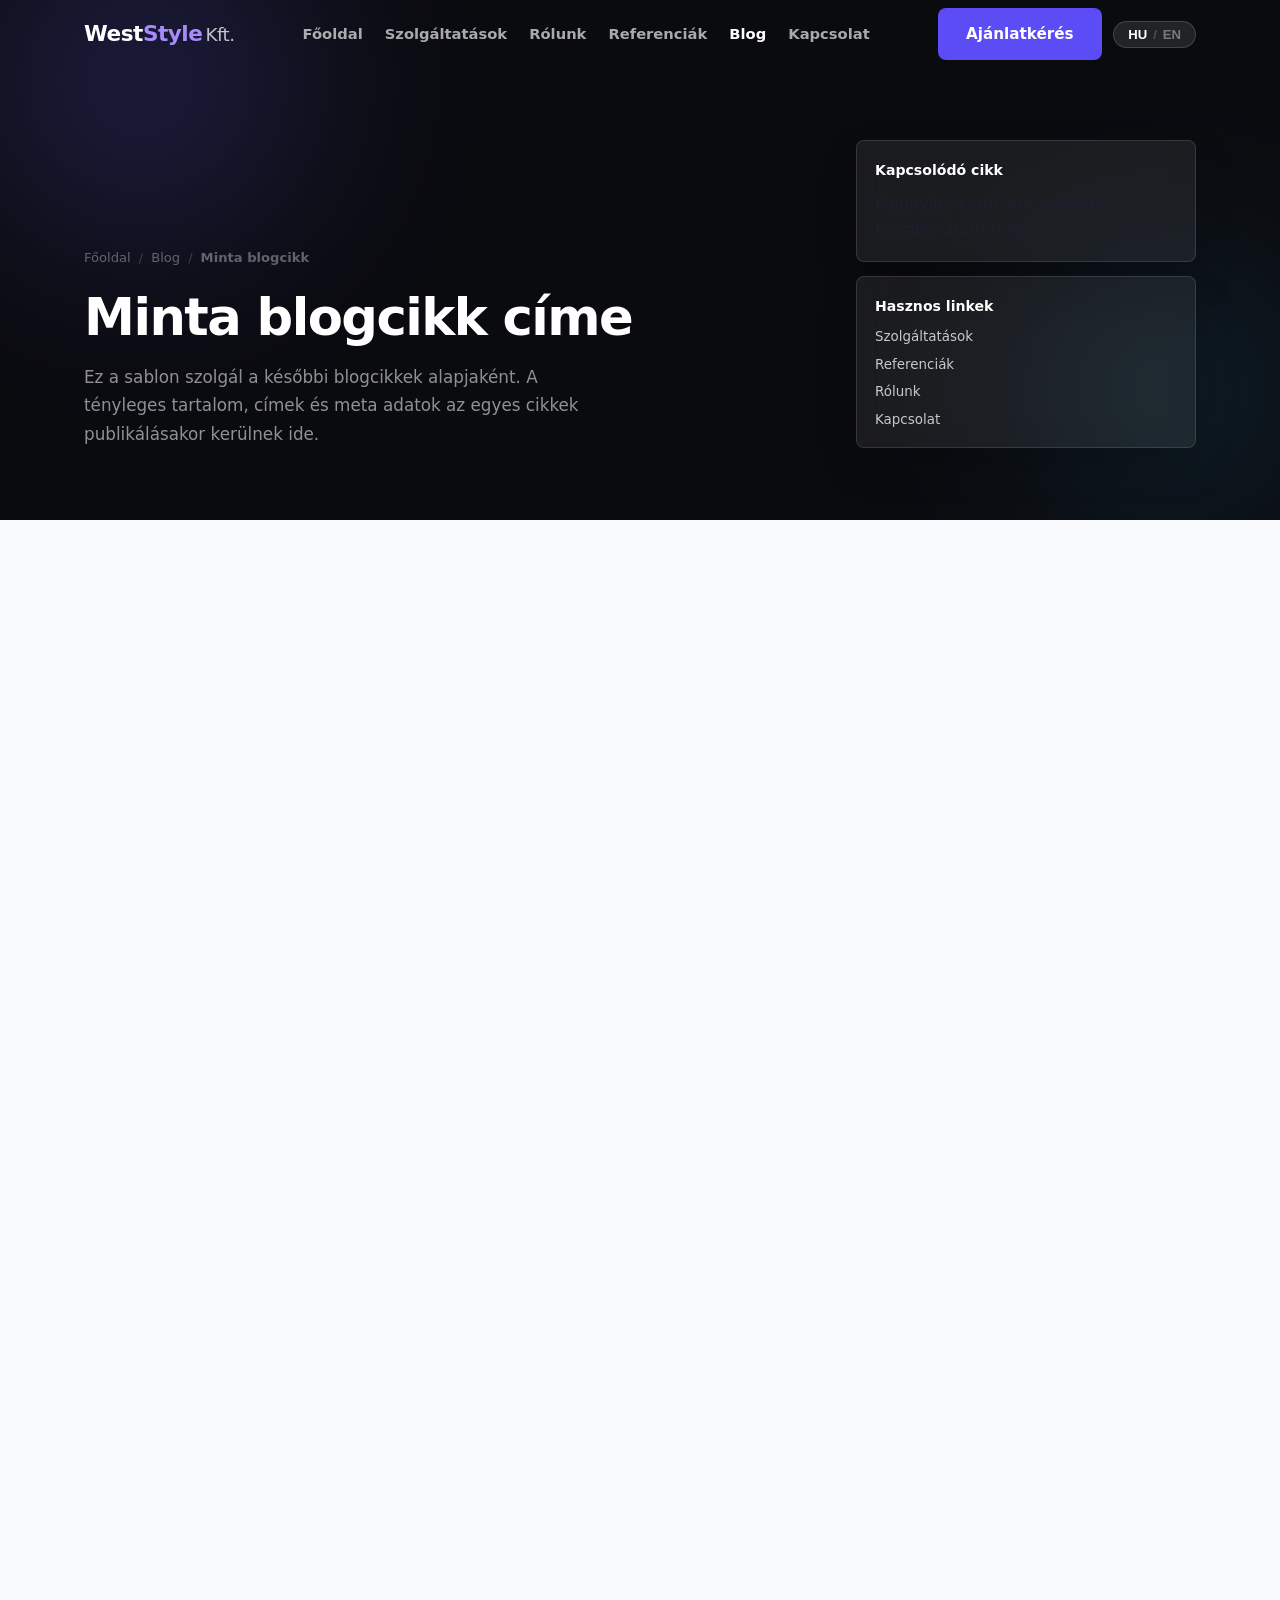
<file: blog/minta-cikk.html>
﻿<!DOCTYPE html>
<html lang="hu">
<head>
  <meta charset="UTF-8" />
  <meta name="viewport" content="width=device-width, initial-scale=1.0" />
  <title>Minta blogcikk címe | West Style Kft.</title>
  <meta name="description" content="West Style blogcikk sablon weboldal készítés, SEO és digitális fejlesztések témájú cikkekhez." />
  <link rel="canonical" href="https://weststylee.hu/blog/minta-cikk" />
  <meta property="og:type" content="article" />
  <meta property="og:title" content="Minta blogcikk címe | West Style Kft." />
  <meta property="og:description" content="Blogcikk sablon későbbi West Style tartalmakhoz." />
  <meta property="og:url" content="https://weststylee.hu/blog/minta-cikk" />
  <meta property="og:site_name" content="West Style Kft." />
  <style>
    *,*::before,*::after{box-sizing:border-box;margin:0;padding:0}:root{--dark:#0a0b0f;--dark-2:#111218;--accent:#5b4cf6;--accent-2:#a78bfa;--accent-3:#38bdf8;--light:#f8f9fc;--text:#1e2030;--white:#fff;--radius-sm:8px;--transition:.25s cubic-bezier(.4,0,.2,1)}html{scroll-behavior:smooth;font-size:16px}body{font-family:system-ui,-apple-system,BlinkMacSystemFont,"Segoe UI",sans-serif;background:var(--light);color:var(--text);line-height:1.6;overflow-x:hidden}.container{width:100%;max-width:1160px;margin:0 auto;padding:0 24px}a{text-decoration:none;color:inherit}.navbar{position:fixed;top:0;left:0;right:0;z-index:100;padding:0;transition:background var(--transition),box-shadow var(--transition)}.navbar.scrolled{background:rgba(10,11,15,.92);backdrop-filter:blur(16px);box-shadow:0 1px 0 rgba(255,255,255,.06)}.nav-inner{display:flex;align-items:center;justify-content:space-between;height:68px}.logo{display:inline-flex;align-items:baseline;font-size:1.35rem;font-weight:700;letter-spacing:-.5px;white-space:nowrap}.logo-west{color:var(--white)}.logo-style{color:var(--accent-2)}.logo-kft{color:rgba(255,255,255,.74);font-weight:400;font-size:.85em;margin-left:3px}.nav-links{display:flex;gap:22px}.nav-links a{color:rgba(255,255,255,.65);font-size:.92rem;font-weight:600}.nav-links a:hover,.nav-links a.nav-active{color:var(--white)}.nav-right{display:flex;align-items:center;gap:12px}.btn{display:inline-flex;align-items:center;justify-content:center;gap:8px;padding:14px 28px;border-radius:var(--radius-sm);font-size:.95rem;font-weight:600;cursor:pointer;border:none}.btn-primary{background:var(--accent);color:var(--white)}.btn-sm{padding:8px 18px;font-size:.85rem}.btn-ghost{background:transparent;color:rgba(255,255,255,.8);border:1px solid rgba(255,255,255,.2)}.lang-toggle{background:rgba(255,255,255,.1);border:1px solid rgba(255,255,255,.15);border-radius:20px;padding:5px 14px;cursor:pointer;display:flex;align-items:center;gap:6px;font-size:.82rem;font-weight:600}.lang-hu,.lang-en{color:rgba(255,255,255,.4)}.lang-hu.active,.lang-en.active{color:var(--white)}.lang-sep{color:rgba(255,255,255,.2)}.hamburger{display:none;flex-direction:column;gap:5px;background:none;border:none;cursor:pointer;padding:4px}.hamburger span{display:block;width:24px;height:2px;background:var(--white);border-radius:2px}.page-hero{background:var(--dark);position:relative;overflow:hidden;padding:140px 0 72px}.page-hero-bg{position:absolute;inset:0;pointer-events:none}.hero-orb{position:absolute;border-radius:50%;filter:blur(80px);opacity:.45}.orb1{width:520px;height:520px;background:radial-gradient(circle,#6c63ff 0%,transparent 70%);top:-180px;left:-120px}.orb2{width:420px;height:420px;background:radial-gradient(circle,#38bdf8 0%,transparent 70%);bottom:-80px;right:-100px;opacity:.3}.page-hero-content{position:relative;z-index:2}.breadcrumb{display:flex;align-items:center;gap:8px;font-size:.82rem;color:rgba(255,255,255,.35);margin-bottom:20px;flex-wrap:wrap}.breadcrumb a{color:rgba(255,255,255,.35)}.breadcrumb span{color:rgba(255,255,255,.2)}.page-hero-content h1{font-size:clamp(2rem,4.5vw,3.2rem);font-weight:700;color:var(--white);letter-spacing:-.03em;margin-bottom:16px;line-height:1.15}.page-hero-content p{font-size:1.05rem;color:rgba(255,255,255,.55);max-width:640px;line-height:1.7}@media (max-width:960px){.nav-inner{gap:16px}.nav-links{display:none;position:absolute;top:68px;left:0;right:0;background:rgba(10,11,15,.96);backdrop-filter:blur(16px);flex-direction:column;padding:24px;gap:20px}.nav-links.open{display:flex}.hamburger{display:flex}}@media (max-width:720px){.btn-sm{display:none}.hero-orb{filter:blur(56px);opacity:.34}}@media (max-width:480px){.container{padding:0 18px}.nav-inner{gap:10px}.nav-right{gap:8px}.logo{font-size:1.2rem}.lang-toggle{padding:5px 10px}.page-hero{padding:116px 0 56px}}
  </style>
  <link rel="preload" href="../style.css" as="style" onload="this.onload=null;this.rel='stylesheet'" />
  <noscript><link rel="stylesheet" href="../style.css" /></noscript>
  <script type="application/ld+json">
{
  "@context": "https://schema.org",
  "@type": "Article",
  "headline": "Minta blogcikk címe",
  "description": "Blogcikk sablon későbbi West Style tartalmakhoz.",
  "author": {
    "@type": "Organization",
    "name": "West Style Kft."
  },
  "publisher": {
    "@type": "Organization",
    "name": "West Style Kft.",
    "logo": {
      "@type": "ImageObject",
      "url": "https://weststylee.hu/images/logo.png"
    }
  },
  "datePublished": "2026-07-03",
  "dateModified": "2026-07-03",
  "mainEntityOfPage": "https://weststylee.hu/blog/minta-cikk"
}
</script>
  <script type="application/ld+json">
{
  "@context": "https://schema.org",
  "@type": "BreadcrumbList",
  "itemListElement": [
    {
      "@type": "ListItem",
      "position": 1,
      "name": "Főoldal",
      "item": "https://weststylee.hu/"
    },
    {
      "@type": "ListItem",
      "position": 2,
      "name": "Blog",
      "item": "https://weststylee.hu/blog"
    },
    {
      "@type": "ListItem",
      "position": 3,
      "name": "Minta blogcikk címe",
      "item": "https://weststylee.hu/blog/minta-cikk"
    }
  ]
}
</script>
</head>
<body>
  <header class="navbar" id="navbar">
    <div class="container nav-inner">
      <a href="../index.html" class="logo">
        <span class="logo-west">West</span><span class="logo-style">Style</span>
        <span class="logo-kft">Kft.</span>
      </a>
      <nav class="nav-links" id="nav-links">
        <a href="../index.html" data-i18n="nav.home">Főoldal</a>
        <a href="../szolgaltatasok.html" data-i18n="nav.services">Szolgáltatások</a>
        <a href="../rolunk.html" data-i18n="nav.about">Rólunk</a>
        <a href="../referenciak.html" data-i18n="nav.references">Referenciák</a>
        <a href="../blog.html" class="nav-active" data-i18n="nav.blog">Blog</a>
        <a href="../kapcsolat.html" data-i18n="nav.contact">Kapcsolat</a>
      </nav>
      <div class="nav-right">
        <a href="../kapcsolat.html" class="btn btn-primary btn-sm" data-i18n="nav.cta">Ajánlatkérés</a>
        <button class="lang-toggle" id="langToggle" type="button" aria-label="Nyelvváltás">
          <span class="lang-hu active" id="langHU">HU</span>
          <span class="lang-sep">/</span>
          <span class="lang-en" id="langEN">EN</span>
        </button>
        <button class="hamburger" id="hamburger" type="button" aria-label="Menü megnyitása" aria-controls="nav-links" aria-expanded="false">
          <span></span><span></span><span></span>
        </button>
      </div>
    </div>
  </header>

  <main>
    <section class="page-hero">
      <div class="page-hero-bg">
        <div class="hero-orb orb1" style="opacity:.25"></div>
        <div class="hero-orb orb2" style="opacity:.15"></div>
      </div>
      <div class="container page-hero-content article-hero-grid">
        <div class="article-hero-copy">
          <div class="breadcrumb">
            <a href="../index.html" data-i18n="nav.home">Főoldal</a>
            <span>/</span>
            <a href="../blog.html" data-i18n="nav.blog">Blog</a>
            <span>/</span>
            <strong>Minta blogcikk</strong>
          </div>
          <h1>Minta blogcikk címe</h1>
          <p>Ez a sablon szolgál a későbbi blogcikkek alapjaként. A tényleges tartalom, címek és meta adatok az egyes cikkek publikálásakor kerülnek ide.</p>
        </div>
        <div class="article-hero-panels" aria-label="Blogcikk navigáció">
          <div class="article-hero-panel">
            <h2 data-i18n="article.related.title">Kapcsolódó cikk</h2>
            <a href="weboldal-keszites-arak-2026.html" data-i18n="article.pricing.title">Mennyibe kerül egy weboldal készítés 2026-ban?</a>
          </div>
          <div class="article-hero-panel">
            <h2 data-i18n="article.links.title">Hasznos linkek</h2>
            <div class="related-list">
              <a href="../szolgaltatasok.html" data-i18n="nav.services">Szolgáltatások</a>
              <a href="../referenciak.html" data-i18n="nav.references">Referenciák</a>
              <a href="../rolunk.html" data-i18n="nav.about">Rólunk</a>
              <a href="../kapcsolat.html" data-i18n="nav.contact">Kapcsolat</a>
            </div>
          </div>
        </div>
      </div>
    </section>

    <section class="article-shell">
      <div class="container article-layout">
        <article class="article-main">
          <div class="article-meta">
            <span>Olvasási idő: 6 perc</span>
            <span>Utolsó frissítés: 2026. július 3.</span>
            <span data-i18n="article.meta.author">Szerző: West Style Kft.</span>
          </div>
          <p class="article-lead">Ide kerül a cikk bevezetője. Röviden összefoglalja, kinek szól a tartalom, milyen problémára ad választ, és miért érdemes tovább olvasni.</p>

          <div class="article-content">
            <h2>Első fő szekció címe</h2>
            <p>Ide kerül az első tartalmi szakasz. A hosszabb cikkekhez több bekezdés, felsorolás és belső link is használható.</p>

            <h3>Alszekció címe</h3>
            <p>Ide kerülhet egy részletesebb magyarázat, példa vagy ellenőrző lista.</p>

            <h2>Második fő szekció címe</h2>
            <p>Ide kerül a következő nagyobb gondolati egység. A sablon hosszabb, SEO-barát szakmai cikkekhez készült.</p>

            <div class="article-links">
              <a href="../szolgaltatasok.html" class="btn btn-outline" data-i18n="nav.services">Szolgáltatások</a>
              <a href="../kapcsolat.html" class="btn btn-primary" data-i18n="nav.contact">Kapcsolat</a>
            </div>
          </div>

          <div class="article-cta">
            <h2 data-i18n="article.template.cta.title">Kérj ingyenes konzultációt</h2>
            <p data-i18n="article.template.cta.desc">Ha weboldal készítésben, SEO-ban vagy digitális fejlesztésben gondolkodsz, segítünk átlátni a lehetőségeket.</p>
            <a href="../kapcsolat.html" class="btn btn-primary" data-i18n="article.template.cta.btn">Konzultáció kérése</a>
          </div>
        </article>
      </div>
    </section>
  </main>

  <footer class="footer">
    <div class="container footer-inner">
      <div class="footer-top">
        <div class="footer-brand">
          <a href="../index.html" class="logo">
            <span class="logo-west">West</span><span class="logo-style">Style</span>
            <span class="logo-kft">Kft.</span>
          </a>
          <p data-i18n="footer.tagline">Digitális megoldások, valódi eredmények.</p>
        </div>
        <div class="footer-nav">
          <span class="fn-title" data-i18n="footer.nav">Navigáció</span>
          <a href="../index.html" data-i18n="nav.home">Főoldal</a>
          <a href="../szolgaltatasok.html" data-i18n="nav.services">Szolgáltatások</a>
          <a href="../rolunk.html" data-i18n="nav.about">Rólunk</a>
          <a href="../referenciak.html" data-i18n="nav.references">Referenciák</a>
          <a href="../blog.html" data-i18n="nav.blog">Blog</a>
          <a href="../kapcsolat.html" data-i18n="nav.contact">Kapcsolat</a>
          <a href="../aszf.html" data-i18n="legal.terms">ÁSZF</a>
          <a href="../adatvedelem.html" data-i18n="legal.privacy">Adatvédelmi tájékoztató</a>
        </div>
        <div class="footer-nav">
          <span class="fn-title" data-i18n="footer.services">Szolgáltatások</span>
          <a href="../weboldal-keszites.html" data-i18n="form.opt1">Weboldal készítés</a>
          <a href="../keresooptimalizalas.html" data-i18n="s2.title">Keresőoptimalizálás</a>
          <a href="../weboldal-karbantartas.html" data-i18n="s3.title">Weboldal karbantartás</a>
        </div>
        <div class="footer-contact-col">
          <span class="fn-title" data-i18n="footer.contactTitle">Elérhetőség</span>
          <a href="mailto:info@weststylee.hu">info@weststylee.hu</a>
          <a href="tel:+36306397354">+36 30 639 7354</a>
        </div>
      </div>
      <div class="footer-bottom">
        <p class="footer-copy">© 2026 West Style Kft. <span data-i18n="footer.rights">Minden jog fenntartva.</span></p>
      </div>
    </div>
  </footer>

  <script src="../script.min.js" defer></script>
</body>
</html>
</file>
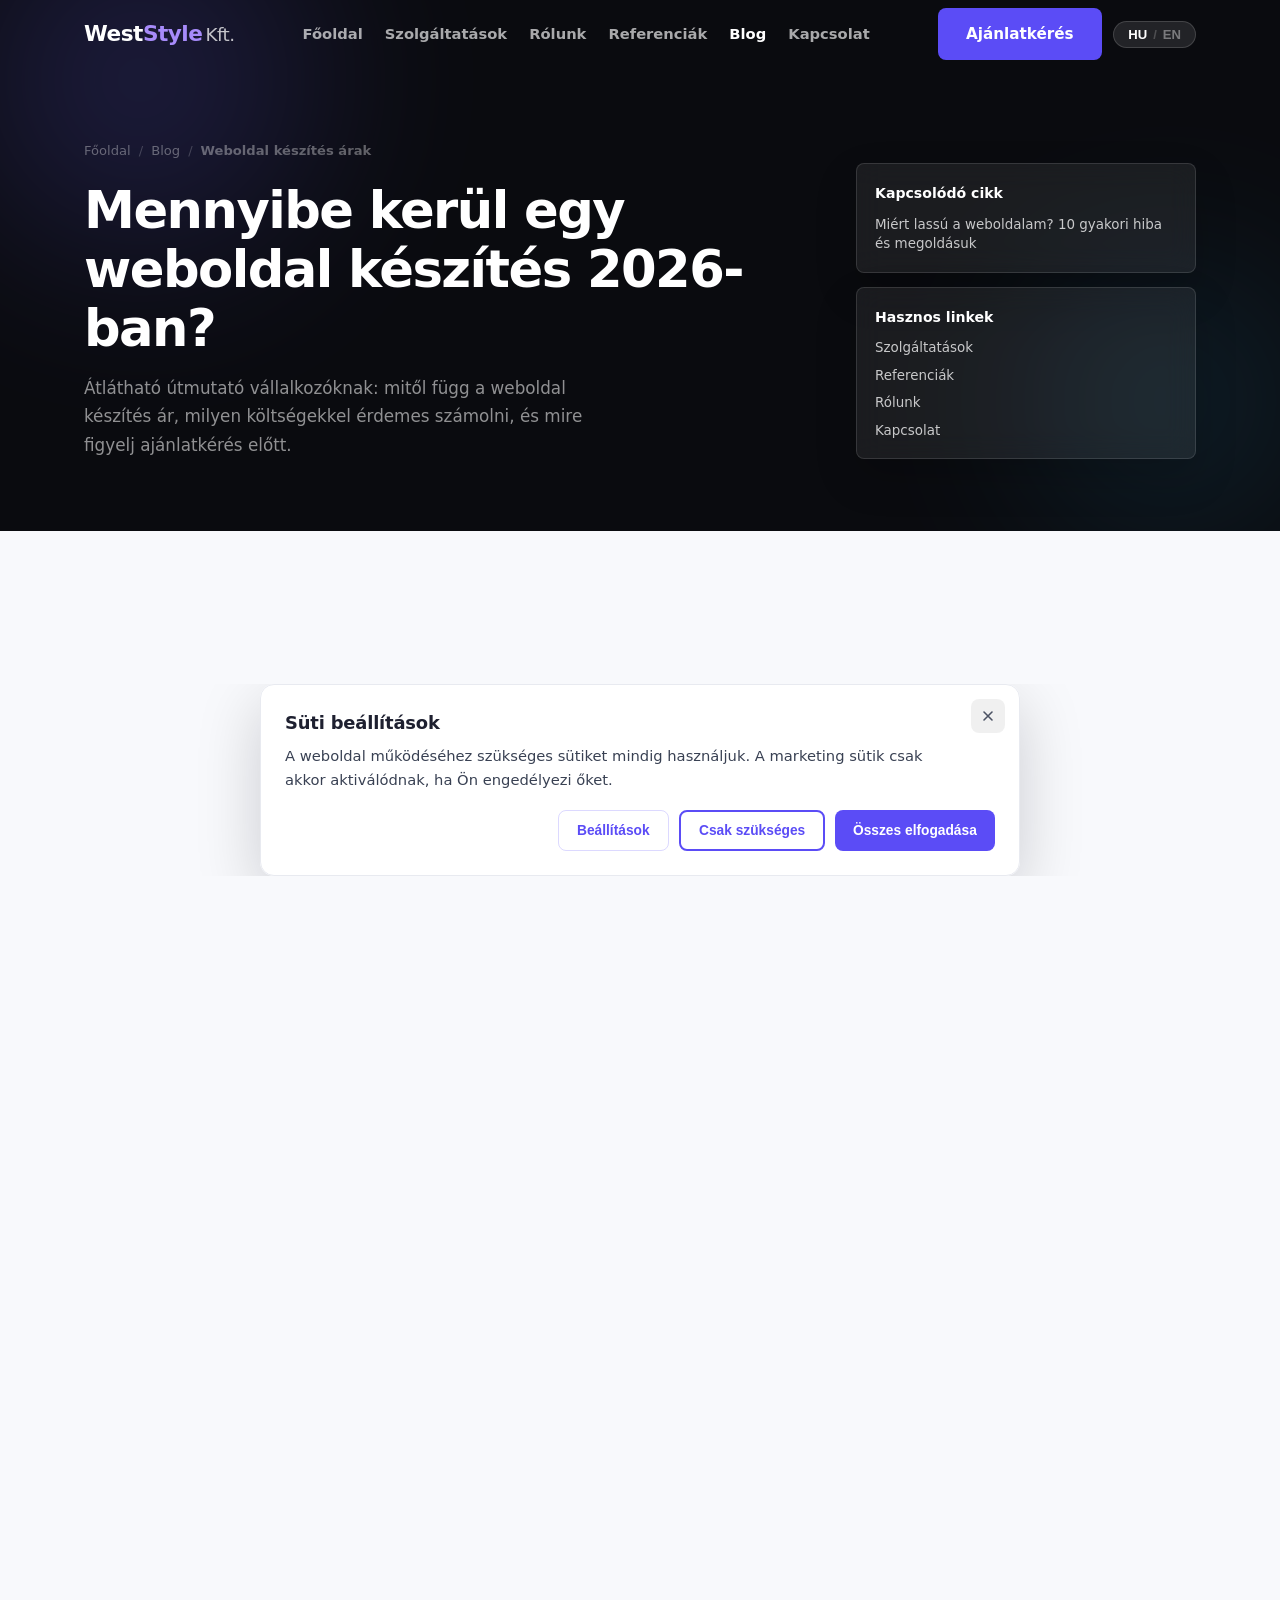
<file: blog/weboldal-keszites-arak-2026.html>
﻿<!DOCTYPE html>
<html lang="hu">
<head>
  <meta charset="UTF-8" />
  <meta name="viewport" content="width=device-width, initial-scale=1.0" />
  <title>Weboldal készítés ár 2026-ban – Mennyibe kerül egy weboldal?</title>
  <meta name="description" content="Mennyibe kerül egy weboldal készítés 2026-ban? Nézd meg, mitől függ a weboldal ára, milyen költségekkel számolj, és mire figyelj ajánlatkérés előtt." />
  <meta name="categories" content="weboldal-keszites, weboldal, honlapkeszites, arak" />
  <link rel="canonical" href="https://weststylee.hu/blog/weboldal-keszites-arak-2026" />
  <meta property="og:type" content="article" />
  <meta property="og:title" content="Weboldal készítés ár 2026-ban – Mennyibe kerül egy weboldal?" />
  <meta property="og:description" content="Átlátható útmutató arról, mitől függ egy weboldal készítés ára 2026-ban, milyen árkategóriákkal számolj, és mire figyelj ajánlatkérés előtt." />
  <meta property="og:url" content="https://weststylee.hu/blog/weboldal-keszites-arak-2026" />
  <meta property="og:site_name" content="West Style Kft." />
  <style>
    *,*::before,*::after{box-sizing:border-box;margin:0;padding:0}:root{--dark:#0a0b0f;--dark-2:#111218;--accent:#5b4cf6;--accent-2:#a78bfa;--accent-3:#38bdf8;--light:#f8f9fc;--text:#1e2030;--white:#fff;--radius-sm:8px;--transition:.25s cubic-bezier(.4,0,.2,1)}html{scroll-behavior:smooth;font-size:16px}body{font-family:system-ui,-apple-system,BlinkMacSystemFont,"Segoe UI",sans-serif;background:var(--light);color:var(--text);line-height:1.6;overflow-x:hidden}.container{width:100%;max-width:1160px;margin:0 auto;padding:0 24px}a{text-decoration:none;color:inherit}.navbar{position:fixed;top:0;left:0;right:0;z-index:100;padding:0;transition:background var(--transition),box-shadow var(--transition)}.navbar.scrolled{background:rgba(10,11,15,.92);backdrop-filter:blur(16px);box-shadow:0 1px 0 rgba(255,255,255,.06)}.nav-inner{display:flex;align-items:center;justify-content:space-between;height:68px}.logo{display:inline-flex;align-items:baseline;font-size:1.35rem;font-weight:700;letter-spacing:-.5px;white-space:nowrap}.logo-west{color:var(--white)}.logo-style{color:var(--accent-2)}.logo-kft{color:rgba(255,255,255,.74);font-weight:400;font-size:.85em;margin-left:3px}.nav-links{display:flex;gap:22px}.nav-links a{color:rgba(255,255,255,.65);font-size:.92rem;font-weight:600}.nav-links a:hover,.nav-links a.nav-active{color:var(--white)}.nav-right{display:flex;align-items:center;gap:12px}.btn{display:inline-flex;align-items:center;justify-content:center;gap:8px;padding:14px 28px;border-radius:var(--radius-sm);font-size:.95rem;font-weight:600;cursor:pointer;border:none}.btn-primary{background:var(--accent);color:var(--white)}.btn-sm{padding:8px 18px;font-size:.85rem}.btn-ghost{background:transparent;color:rgba(255,255,255,.8);border:1px solid rgba(255,255,255,.2)}.lang-toggle{background:rgba(255,255,255,.1);border:1px solid rgba(255,255,255,.15);border-radius:20px;padding:5px 14px;cursor:pointer;display:flex;align-items:center;gap:6px;font-size:.82rem;font-weight:600}.lang-hu,.lang-en{color:rgba(255,255,255,.4)}.lang-hu.active,.lang-en.active{color:var(--white)}.lang-sep{color:rgba(255,255,255,.2)}.hamburger{display:none;flex-direction:column;gap:5px;background:none;border:none;cursor:pointer;padding:4px}.hamburger span{display:block;width:24px;height:2px;background:var(--white);border-radius:2px}.page-hero{background:var(--dark);position:relative;overflow:hidden;padding:140px 0 72px}.page-hero-bg{position:absolute;inset:0;pointer-events:none}.hero-orb{position:absolute;border-radius:50%;filter:blur(80px);opacity:.45}.orb1{width:520px;height:520px;background:radial-gradient(circle,#6c63ff 0%,transparent 70%);top:-180px;left:-120px}.orb2{width:420px;height:420px;background:radial-gradient(circle,#38bdf8 0%,transparent 70%);bottom:-80px;right:-100px;opacity:.3}.page-hero-content{position:relative;z-index:2}.breadcrumb{display:flex;align-items:center;gap:8px;font-size:.82rem;color:rgba(255,255,255,.35);margin-bottom:20px;flex-wrap:wrap}.breadcrumb a{color:rgba(255,255,255,.35)}.breadcrumb span{color:rgba(255,255,255,.2)}.page-hero-content h1{font-size:clamp(2rem,4.5vw,3.2rem);font-weight:700;color:var(--white);letter-spacing:-.03em;margin-bottom:16px;line-height:1.15}.page-hero-content p{font-size:1.05rem;color:rgba(255,255,255,.55);max-width:680px;line-height:1.7}@media (max-width:960px){.nav-inner{gap:16px}.nav-links{display:none;position:absolute;top:68px;left:0;right:0;background:rgba(10,11,15,.96);backdrop-filter:blur(16px);flex-direction:column;padding:24px;gap:20px}.nav-links.open{display:flex}.hamburger{display:flex}}@media (max-width:720px){.btn-sm{display:none}.hero-orb{filter:blur(56px);opacity:.34}}@media (max-width:480px){.container{padding:0 18px}.nav-inner{gap:10px}.nav-right{gap:8px}.logo{font-size:1.2rem}.lang-toggle{padding:5px 10px}.page-hero{padding:116px 0 56px}}
  </style>
  <link rel="preload" href="../style.css" as="style" onload="this.onload=null;this.rel='stylesheet'" />
  <noscript><link rel="stylesheet" href="../style.css" /></noscript>
  <script type="application/ld+json">
{
  "@context": "https://schema.org",
  "@type": "Article",
  "headline": "Mennyibe kerül egy weboldal készítés 2026-ban?",
  "description": "Mennyibe kerül egy weboldal készítés 2026-ban? Nézd meg, mitől függ a weboldal ára, milyen költségekkel számolj, és mire figyelj ajánlatkérés előtt.",
  "author": {
    "@type": "Organization",
    "name": "West Style Kft."
  },
  "publisher": {
    "@type": "Organization",
    "name": "West Style Kft.",
    "logo": {
      "@type": "ImageObject",
      "url": "https://weststylee.hu/images/logo.png"
    }
  },
  "datePublished": "2026-07-03",
  "dateModified": "2026-07-03",
  "mainEntityOfPage": "https://weststylee.hu/blog/weboldal-keszites-arak-2026"
}
</script>
  <script type="application/ld+json">
{
  "@context": "https://schema.org",
  "@type": "BreadcrumbList",
  "itemListElement": [
    {
      "@type": "ListItem",
      "position": 1,
      "name": "Főoldal",
      "item": "https://weststylee.hu/"
    },
    {
      "@type": "ListItem",
      "position": 2,
      "name": "Blog",
      "item": "https://weststylee.hu/blog"
    },
    {
      "@type": "ListItem",
      "position": 3,
      "name": "Mennyibe kerül egy weboldal készítés 2026-ban?",
      "item": "https://weststylee.hu/blog/weboldal-keszites-arak-2026"
    }
  ]
}
</script>
</head>
<body>
  <header class="navbar" id="navbar">
    <div class="container nav-inner">
      <a href="../index.html" class="logo">
        <span class="logo-west">West</span><span class="logo-style">Style</span>
        <span class="logo-kft">Kft.</span>
      </a>
      <nav class="nav-links" id="nav-links">
        <a href="../index.html" data-i18n="nav.home">Főoldal</a>
        <a href="../szolgaltatasok.html" data-i18n="nav.services">Szolgáltatások</a>
        <a href="../rolunk.html" data-i18n="nav.about">Rólunk</a>
        <a href="../referenciak.html" data-i18n="nav.references">Referenciák</a>
        <a href="../blog.html" class="nav-active" data-i18n="nav.blog">Blog</a>
        <a href="../kapcsolat.html" data-i18n="nav.contact">Kapcsolat</a>
      </nav>
      <div class="nav-right">
        <a href="../kapcsolat.html" class="btn btn-primary btn-sm" data-i18n="nav.cta">Ajánlatkérés</a>
        <button class="lang-toggle" id="langToggle" type="button" aria-label="Nyelvváltás">
          <span class="lang-hu active" id="langHU">HU</span>
          <span class="lang-sep">/</span>
          <span class="lang-en" id="langEN">EN</span>
        </button>
        <button class="hamburger" id="hamburger" type="button" aria-label="Menü megnyitása" aria-controls="nav-links" aria-expanded="false">
          <span></span><span></span><span></span>
        </button>
      </div>
    </div>
  </header>

  <main>
    <section class="page-hero">
      <div class="page-hero-bg">
        <div class="hero-orb orb1" style="opacity:.25"></div>
        <div class="hero-orb orb2" style="opacity:.15"></div>
      </div>
      <div class="container page-hero-content article-hero-grid">
        <div class="article-hero-copy">
          <div class="breadcrumb">
            <a href="../index.html" data-i18n="nav.home">Főoldal</a>
            <span>/</span>
            <a href="../blog.html" data-i18n="nav.blog">Blog</a>
            <span>/</span>
            <strong data-i18n="article.pricing.crumb">Weboldal készítés árak</strong>
          </div>
          <h1 data-i18n="article.pricing.title">Mennyibe kerül egy weboldal készítés 2026-ban?</h1>
          <p data-i18n="article.pricing.hero">Átlátható útmutató vállalkozóknak: mitől függ a weboldal készítés ár, milyen költségekkel érdemes számolni, és mire figyelj ajánlatkérés előtt.</p>
        </div>
        <div class="article-hero-panels">
          <div class="article-hero-panel">
            <h2 data-i18n="article.related.title">Kapcsolódó cikk</h2>
            <div class="related-list">
              <a href="miert-lassu-a-weboldalam.html" data-i18n="article.speed.title">Miért lassú a weboldalam? 10 gyakori hiba és megoldásuk</a>
            </div>
          </div>
          <div class="article-hero-panel">
            <h2 data-i18n="article.links.title">Hasznos linkek</h2>
            <div class="related-list">
              <a href="../szolgaltatasok.html" data-i18n="nav.services">Szolgáltatások</a>
              <a href="../referenciak.html" data-i18n="nav.references">Referenciák</a>
              <a href="../rolunk.html" data-i18n="nav.about">Rólunk</a>
              <a href="../kapcsolat.html" data-i18n="nav.contact">Kapcsolat</a>
            </div>
          </div>
        </div>
      </div>
    </section>

    <section class="article-shell">
      <div class="container article-layout">
        <article class="article-main">
          <div class="article-meta">
            <span data-i18n="article.meta.updated">Frissítve: 2026. július</span>
            <span data-i18n="article.meta.reading">Olvasási idő: kb. 15 perc</span>
            <span data-i18n="article.meta.author">Szerző: West Style Kft.</span>
          </div>
          <p class="article-lead">Ha vállalkozóként új weboldal készítésén gondolkodsz, valószínűleg az egyik első kérdésed az, hogy mennyibe kerül egy weboldal 2026-ban. Erre azonban nincs egyetlen, minden projektre érvényes válasz. Ahogyan egy ház vagy egy autó ára is attól függ, hogy milyen igényeid vannak, úgy a weboldal készítés ára is számos tényezőtől függ.</p>

          <div class="article-content">
            <p>Egy egyszerű bemutatkozó weboldal egészen más feladatot lát el, mint egy időpontfoglaló rendszerrel rendelkező szolgáltatói oldal vagy egy több száz terméket kezelő webshop. A funkciók, az egyedi design, a <a href="../keresooptimalizalas.html">keresőoptimalizálás</a>, a tartalom és a későbbi bővíthetőség mind befolyásolják a projekt végső költségét.</p>
            <p>Ebben a cikkben részletesen bemutatjuk, hogy mitől függ egy weboldal készítés ára, milyen költségekkel érdemes előre számolni, és mire figyelj ajánlatkérés előtt. Célunk, hogy átlátható képet adjunk a lehetőségekről, így könnyebben tudj megalapozott döntést hozni, amikor weboldal készítőt választasz.</p>

            <h2>Mitől függ egy weboldal készítés ára?</h2>
            <p>A weboldal készítés árát nem lehet egyetlen összeggel meghatározni, hiszen minden projekt más igényekkel indul. Egy egyszerű bemutatkozó oldal elkészítése jóval kevesebb munkát igényel, mint egy egyedi funkciókkal rendelkező weboldal vagy egy webshop.</p>
            <p>A végső árat számos tényező befolyásolja, ezért minden projekt esetében érdemes az igényeket részletesen felmérni, mielőtt ajánlat készül.</p>

            <h3>A weboldal típusa</h3>
            <p>Az egyik legfontosabb szempont, hogy milyen weboldalra van szükséged. Egy néhány oldalas céges bemutatkozó weboldal elkészítése természetesen kevesebb időt vesz igénybe, mint egy időpontfoglaló rendszerrel rendelkező szolgáltatói oldal vagy egy több száz terméket kezelő webshop.</p>

            <h3>Funkciók és egyedi fejlesztések</h3>
            <p>Minden plusz funkció növeli a fejlesztés összetettségét. Ilyenek lehetnek például:</p>
            <ul>
              <li>online időpontfoglalás,</li>
              <li>ajánlatkérő vagy kapcsolatfelvételi űrlapok,</li>
              <li>többnyelvű weboldal,</li>
              <li>ügyfélfiók,</li>
              <li>fizetési rendszerek integrációja,</li>
              <li>számlázási vagy CRM kapcsolatok,</li>
              <li>egyéb egyedi automatizálások.</li>
            </ul>
            <p>Minél több egyedi igény merül fel, annál több fejlesztési idő szükséges.</p>

            <h3>Design és felhasználói élmény</h3>
            <p>Egy teljesen egyedi megjelenésű weboldal elkészítése több tervezést és fejlesztést igényel, mint egy előre elkészített sablon használata. Az egyedi design azonban nemcsak megjelenésében különbözik, hanem jobban igazodik a vállalkozás arculatához és a felhasználói igényekhez is.</p>

            <h3>Tartalom és képek</h3>
            <p>A weboldal tartalma is jelentősen befolyásolhatja a projektet. Ha a szövegek, képek vagy egyéb tartalmak már rendelkezésre állnak, a fejlesztés gyorsabban haladhat. Ha ezek elkészítése is a projekt része, az további munkát jelent.</p>

            <h3>Keresőoptimalizálás (SEO)</h3>
            <p>Egy weboldal elkészítése önmagában még nem garantálja, hogy a Google keresőjében is jól fog szerepelni. A technikai SEO, a megfelelő oldalstruktúra, a meta adatok, a strukturált adatok, a mobiloptimalizálás és a weboldal sebessége mind hozzájárulnak a jobb láthatósághoz. Ezek kialakítása szintén része lehet egy webfejlesztési projektnek.</p>

            <h3>Későbbi bővíthetőség</h3>
            <p>Érdemes már a tervezés során gondolni arra is, hogy a weboldal később milyen irányba fejlődhet. Ha várhatóan új funkciók, blog, webshop vagy egyéb szolgáltatások is bekerülnek, célszerű olyan rendszert kialakítani, amely hosszú távon is könnyen bővíthető.</p>

            <h2>Egyszerű bemutatkozó weboldal</h2>
            <p>Az egyszerű bemutatkozó weboldal a legnépszerűbb választás azoknak a vállalkozásoknak, akik szeretnének professzionális online jelenlétet, de nincs szükségük bonyolult funkciókra vagy webáruházra.</p>
            <p>Általában ilyen weboldalt választanak egyéni vállalkozók, helyi szolgáltatók, fodrászatok, kozmetikák, masszázsszalonok, építőipari vállalkozások, ügyvédek, könyvelők és kisebb cégek.</p>
            <p>Egy ilyen weboldal jellemzően 4-8 aloldalból áll, például főoldalból, <a href="../rolunk.html">rólunk</a> oldalból, szolgáltatásokból, <a href="../referenciak.html">referenciákból</a>, kapcsolat oldalból és gyakran ismételt kérdésekből. A legtöbb esetben tartalmaz kapcsolatfelvételi űrlapot, Google Térképet, mobilbarát megjelenést és alapvető keresőoptimalizálást is.</p>

            <h3>Mennyibe kerül egy bemutatkozó weboldal?</h3>
            <p>Magyarországon egy minőségi céges bemutatkozó weboldal ára jellemzően 150 000 és 500 000 Ft között mozog. A végső ár elsősorban attól függ, hogy milyen funkciókra, egyedi designra és tartalomra van szükség.</p>
            <p>Érdemes óvatosnak lenni a rendkívül olcsó ajánlatokkal. Egy néhány tízezer forintos weboldal sok esetben sablonokra épül, kevésbé testreszabható, és előfordulhat, hogy nem megfelelő sebességgel, mobiloptimalizálással vagy keresőoptimalizálással készül el. Ez természetesen nem minden olcsó ajánlatra igaz, de ajánlatkérés előtt mindig érdemes pontosan tisztázni, mit tartalmaz az ár.</p>

            <div class="article-note">
              <h3>Tipp</h3>
              <p>A weboldal ára önmagában nem mutatja meg a valódi értékét. Sokkal fontosabb, hogy a weboldal hosszú távon hozzon új érdeklődőket, gyorsan működjön, mobilbarát legyen, és később is könnyen bővíthető maradjon.</p>
            </div>

            <h3>Kinek ajánlott?</h3>
            <p>Ha a célod elsősorban az, hogy a leendő ügyfelek könnyen megtalálják vállalkozásodat az interneten, megismerjék a szolgáltatásaidat, és egyszerűen felvehessék veled a kapcsolatot, akkor egy professzionálisan elkészített bemutatkozó weboldal sok esetben a legjobb választás.</p>

            <h2>Szolgáltatói weboldal</h2>
            <p>A szolgáltatói weboldal ideális választás azoknak a vállalkozásoknak, akik nem csupán egy online névjegyet szeretnének, hanem új ügyfeleket is szeretnének szerezni az interneten keresztül. Egy jól felépített weboldal segíthet abban, hogy a látogatók könnyebben megismerjék a szolgáltatásokat, bizalmat építsenek, és egyszerűen felvehessék a kapcsolatot a vállalkozással.</p>
            <p>Ilyen weboldalt választanak többek között fodrászatok, kozmetikák, masszázsszalonok, egészségügyi szolgáltatók, villanyszerelők, burkolók, klímaszerelők, ügyvédek, könyvelők és más szolgáltató vállalkozások.</p>

            <h3>Mit tartalmaz egy szolgáltatói weboldal?</h3>
            <p>Egy modern szolgáltatói weboldal jellemzően több olyan funkciót is tartalmaz, amelyek megkönnyítik az ügyfélszerzést és a kapcsolatfelvételt. Ilyenek lehetnek például:</p>
            <ul>
              <li>részletes szolgáltatásbemutató oldalak,</li>
              <li>kapcsolatfelvételi vagy ajánlatkérő űrlap,</li>
              <li>mobilbarát kialakítás,</li>
              <li>Google Térkép beágyazása,</li>
              <li>ügyfélvélemények és referenciák,</li>
              <li>gyakran ismételt kérdések,</li>
              <li>blog vagy tudástár,</li>
              <li>alapvető keresőoptimalizálás.</li>
            </ul>

            <h3>Mennyibe kerül egy szolgáltatói weboldal?</h3>
            <p>Egy szolgáltatói weboldal ára általában 250 000 és 700 000 Ft között mozog, attól függően, hogy milyen funkciókra, egyedi megoldásokra és tartalomra van szükség.</p>
            <p>A végső árat többek között befolyásolja az oldalak száma, az egyedi design, a szükséges funkciók, a keresőoptimalizálás mértéke, valamint az esetleges külső rendszerek integrációja.</p>

            <div class="article-note article-note-info">
              <h3>Jó tudni</h3>
              <p>A legtöbb látogató néhány másodperc alatt eldönti, hogy marad-e egy weboldalon. Egy gyors, átlátható és mobilbarát weboldal nemcsak jobb felhasználói élményt nyújt, hanem nagyobb eséllyel alakítja az érdeklődőket ügyféllé.</p>
            </div>

            <h3>Miért éri meg hosszú távon?</h3>
            <p>Sok vállalkozás számára a weboldal az első benyomást jelenti. Egy gyors, modern és jól felépített weboldal nemcsak professzionális képet alakít ki a vállalkozásról, hanem hozzájárulhat ahhoz is, hogy több érdeklődőből váljon ügyfél.</p>
            <p>A megfelelően felépített szolgáltatói weboldal ráadásul később is könnyen bővíthető új funkciókkal, például online időpontfoglalással, bloggal, automatizált ajánlatkéréssel vagy akár egy ügyfélkapcsolati rendszer integrációjával.</p>

            <h2>Időpontfoglalós weboldal</h2>
            <p>Az online időpontfoglalás ma már számos szolgáltató számára alapvető elvárás. Egy modern weboldal nemcsak bemutatja a vállalkozást, hanem lehetőséget biztosít arra is, hogy az ügyfelek a nap bármely szakában egyszerűen időpontot foglaljanak.</p>
            <p>Ez különösen hasznos olyan vállalkozások számára, ahol a munkavégzés előre egyeztetett időpontok alapján történik, például fodrászatoknál, kozmetikáknál, masszázsszalonoknál, magánrendeléseknél, személyi edzőknél, autószervizeknél, tanácsadóknál és oktatóknál.</p>

            <h3>Milyen előnyöket nyújt az online időpontfoglalás?</h3>
            <p>Egy jól kialakított időpontfoglaló rendszer jelentősen megkönnyítheti a mindennapi munkát. Az ügyfelek gyorsan kiválaszthatják a számukra megfelelő időpontot, miközben a vállalkozás adminisztrációja is egyszerűbbé válik.</p>
            <p>Egy ilyen rendszer többek között lehetőséget biztosíthat online időpontfoglalásra, automatikus visszaigazolások küldésére, emlékeztető e-mailek vagy SMS-ek küldésére, szolgáltatások kiválasztására, több munkatárs kezelésére és a nyitvatartási idő automatikus figyelembevételére.</p>

            <h3>Mennyibe kerül egy időpontfoglalós weboldal?</h3>
            <p>Az ár nagymértékben függ attól, hogy egy egyszerű foglalási rendszerről vagy egy összetettebb, több szolgáltatást és munkatársat kezelő megoldásról van szó.</p>
            <p>Általánosságban elmondható, hogy egy időpontfoglaló rendszerrel rendelkező weboldal 300 000-900 000 Ft közötti beruházást jelenthet, az egyedi igényektől és a választott funkcióktól függően.</p>

            <h3>Egyedi fejlesztés vagy külső rendszer?</h3>
            <p>Az online időpontfoglalás többféleképpen is megvalósítható. Egyes vállalkozások számára elegendő egy megbízható külső foglalási rendszer integrálása, míg más esetekben egyedi fejlesztésre lehet szükség, például speciális folyamatok vagy automatizációk miatt.</p>
            <p>A megfelelő megoldás kiválasztásakor mindig érdemes figyelembe venni a vállalkozás méretét, működését és hosszú távú terveit.</p>

            <div class="article-note">
              <h3>Tipp</h3>
              <p>Ha sok időt töltesz telefonos időpont-egyeztetéssel, egy online időpontfoglaló rendszer jelentősen csökkentheti az adminisztrációt, miközben kényelmesebb megoldást nyújt ügyfeleid számára.</p>
            </div>

            <h2>Webshop készítés ára</h2>
            <p>Egy webshop elkészítése általában összetettebb feladat, mint egy hagyományos céges weboldal fejlesztése. Nemcsak a megjelenést kell megtervezni, hanem olyan funkciókat is, amelyek biztosítják a kényelmes vásárlást és a hatékony működést.</p>
            <p>Egy modern webshop célja nem csupán az, hogy termékeket jelenítsen meg, hanem hogy egyszerű, gyors és biztonságos vásárlási élményt nyújtson a látogatók számára.</p>

            <h3>Mit tartalmaz egy webshop?</h3>
            <p>A webshopok funkciói vállalkozásonként eltérhetnek, de a legtöbb rendszer az alábbi elemeket tartalmazza:</p>
            <ul>
              <li>termékkezelés, kategóriák és szűrők,</li>
              <li>kereső, kosár és pénztár,</li>
              <li>online bankkártyás fizetés,</li>
              <li>szállítási módok kezelése,</li>
              <li>rendeléskezelő felület,</li>
              <li>számlázási integráció,</li>
              <li>készletkezelés,</li>
              <li>mobilbarát kialakítás,</li>
              <li>keresőoptimalizálás.</li>
            </ul>

            <h3>Mennyibe kerül egy webshop készítése?</h3>
            <p>A webshop készítés ára elsősorban attól függ, hogy milyen funkciókra van szükség, hány terméket kell kezelni, milyen fizetési és szállítási megoldásokat szeretnél használni, illetve szükség van-e egyedi fejlesztésekre.</p>
            <p>Általánosságban elmondható, hogy egy professzionális webshop elkészítésének költsége 400 000 Ft-tól indul, míg nagyobb, összetettebb vagy egyedi fejlesztésű rendszerek esetében ennek többszörösével is érdemes számolni.</p>

            <h3>Milyen költségekkel érdemes még számolni?</h3>
            <p>A webshop elkészítése mellett érdemes figyelembe venni néhány további költséget is, például domain regisztrációt, tárhelyet vagy felhőszolgáltatást, fizetési szolgáltató díjait, szállítási integrációkat, karbantartást, keresőoptimalizálást és online marketinget.</p>
            <p>Nem minden webshopnál merül fel minden költség, de érdemes ezekkel előre tervezni.</p>

            <h3>Shopify, WooCommerce vagy egyedi fejlesztés?</h3>
            <p>Nincs minden vállalkozás számára tökéletes megoldás. Egy kisebb webshop számára egy kész rendszer is megfelelő lehet, míg nagyobb vagy speciális igények esetén gyakran egyedi fejlesztésre van szükség.</p>
            <p>A megfelelő platform kiválasztása során érdemes figyelembe venni a termékek számát, a várható forgalmat, a későbbi bővíthetőséget, az automatizálási igényeket, valamint a hosszú távú fenntarthatóságot.</p>

            <div class="article-note article-note-info">
              <h3>Jó tudni</h3>
              <p>A webshop elkészítése csak az első lépés. A hosszú távú sikerhez fontos a megfelelő keresőoptimalizálás, a gyors működés, a biztonságos fizetési megoldások és a folyamatos fejlesztés is.</p>
            </div>

            <h2>Egyedi fejlesztésű weboldalak</h2>
            <p>Nem minden vállalkozás igényeit lehet egy kész sablonnal vagy általános weboldallal kiszolgálni. Ahogy egy cég növekszik, gyakran olyan egyedi folyamatok és funkciók jelennek meg, amelyekhez már személyre szabott fejlesztésre van szükség.</p>
            <p>Az egyedi fejlesztésű weboldalak teljes mértékben a vállalkozás működéséhez igazodnak, így nem kell kompromisszumot kötni a funkcionalitás vagy a későbbi bővíthetőség terén.</p>

            <h3>Mikor érdemes egyedi fejlesztést választani?</h3>
            <p>Egyedi fejlesztés akkor lehet indokolt, ha a weboldalnak az alapvető funkciókon túl speciális feladatokat is el kell látnia, például ügyfélkaput vagy partnerportált, CRM vagy ERP integrációt, egyedi ajánlatkérő folyamatokat, automatizált munkafolyamatokat, API kapcsolatokat, több felhasználói jogosultsági szintet, egyedi adminisztrációs felületet vagy speciális riportokat.</p>
            <p>Ilyen esetekben egy kész sablon vagy hagyományos weboldal sokszor már nem nyújt elegendő rugalmasságot.</p>

            <h3>Mennyibe kerül egy egyedi fejlesztés?</h3>
            <p>Erre a kérdésre nincs általános válasz, mivel minden projekt más. Az árat többek között befolyásolja a szükséges funkciók száma, az integrációk összetettsége, az egyedi felhasználói felületek, a fejlesztési idő, valamint a későbbi bővíthetőségi igények.</p>
            <p>Éppen ezért az egyedi fejlesztésű projektek esetében minden esetben részletes igényfelmérésre van szükség, amely alapján pontos és átlátható árajánlat készíthető.</p>

            <h3>Miért lehet jó befektetés?</h3>
            <p>Bár egy egyedi fejlesztés kezdeti költsége magasabb lehet, hosszú távon jelentős előnyöket nyújthat. Egy jól megtervezett rendszer igazodik a vállalkozás működéséhez, automatizálhat ismétlődő feladatokat, csökkentheti az adminisztrációt, könnyebben bővíthető, és a vállalkozás növekedésével együtt fejleszthető tovább.</p>
            <p>Így nem kell később egy teljesen új rendszert építeni, ha új igények merülnek fel.</p>

            <div class="article-note article-note-warn">
              <h3>Gyakori hiba</h3>
              <p>Sokan választanak egyedi fejlesztést olyan projektekhez is, amelyekre egy jól felépített, kész rendszer is megfelelő lenne. Minden esetben érdemes először felmérni az igényeket, és csak akkor választani egyedi fejlesztést, ha valóban szükség van rá.</p>
            </div>

            <h2>Milyen további költségekkel érdemes számolni?</h2>
            <p>Sokan úgy gondolják, hogy a weboldal elkészítésének ára minden felmerülő költséget tartalmaz. A valóságban azonban egy weboldal működtetéséhez néhány olyan szolgáltatásra is szükség lehet, amelyek nem magának a fejlesztésnek a részei.</p>
            <p>Fontos kiemelni, hogy ezek nem minden esetben jelentenek jelentős kiadást, és nagy részük éves vagy havi díjként tervezhető.</p>

            <h3>Domain</h3>
            <p>A domain a weboldalad internetes címe, például cegem.hu. A domain regisztrációt évente kell megújítani, ennek költsége a választott végződéstől és szolgáltatótól függ.</p>
            <p>Érdemes olyan domain nevet választani, amely könnyen megjegyezhető, kapcsolódik a vállalkozás nevéhez vagy tevékenységéhez, és hosszú távon is jól használható.</p>

            <h3>Tárhely</h3>
            <p>A tárhely biztosítja, hogy a weboldalad folyamatosan elérhető legyen az interneten. A megfelelő tárhely kiválasztása nemcsak a megbízhatóság, hanem a weboldal sebessége és biztonsága szempontjából is fontos.</p>
            <p>A tárhely költsége függ a weboldal méretétől, a várható látogatottságtól és a szükséges erőforrásoktól.</p>

            <h3>Karbantartás és frissítések</h3>
            <p>Egy weboldal elkészülése után is szükség lehet időszakos karbantartásra. Ide tartozhatnak a biztonsági frissítések, hibajavítások, tartalmi módosítások, technikai ellenőrzések és teljesítményoptimalizálás.</p>
            <p>A rendszeres karbantartás segít abban, hogy a weboldal hosszú távon is gyorsan, biztonságosan és megbízhatóan működjön.</p>

            <h3>Keresőoptimalizálás</h3>
            <p>Egy weboldal elkészítése önmagában még nem garantálja, hogy a potenciális ügyfelek meg is találják azt a Google keresőjében.</p>
            <p>A keresőoptimalizálás folyamatos feladat, amely magában foglalhat technikai optimalizálást, tartalomfejlesztést, kulcsszókutatást, weboldal sebességének javítását, belső linkek kialakítását, valamint a teljesítmény rendszeres elemzését.</p>
            <p>A SEO hosszú távú befektetés, amely megfelelő kivitelezés mellett tartós organikus forgalmat eredményezhet. Erről bővebben a <a href="../szolgaltatasok.html">szolgáltatásaink</a> között is olvashatsz.</p>

            <h3>Opcionális szolgáltatások</h3>
            <p>A vállalkozás igényeitől függően további igények is szóba kerülhetnek, például online időpontfoglaló rendszer, többnyelvű weboldal, hírlevél rendszer, analitikai beállítások vagy online fizetési megoldások.</p>
            <p>Nem minden vállalkozásnak van szüksége ezekre, ezért érdemes mindig az aktuális célok alapján kiválasztani a megfelelő funkciókat.</p>

            <div class="article-note article-note-info">
              <h3>Jó tudni</h3>
              <p>A legalacsonyabb ár nem mindig jelenti a legkedvezőbb megoldást. Egy jól megtervezett, gyors és könnyen bővíthető weboldal hosszú távon gyakran jóval kevesebb költséget jelent, mint egy olcsó, de később nehezen fejleszthető rendszer.</p>
            </div>

            <h2>Mire figyelj ajánlatkérés előtt?</h2>
            <p>Egy új weboldal elkészítése hosszú távú befektetés, ezért nem érdemes kizárólag az árat figyelembe venni. Két ajánlat között jelentős különbségek lehetnek, még akkor is, ha első ránézésre hasonló szolgáltatásokat kínálnak.</p>
            <p>Mielőtt döntést hozol, érdemes néhány fontos kérdést feltenni a webfejlesztőnek vagy az ügynökségnek. Így könnyebben összehasonlíthatod az ajánlatokat, és elkerülheted a későbbi kellemetlen meglepetéseket.</p>

            <h3>Mit tartalmaz az ajánlat?</h3>
            <p>Nem minden weboldal készítési ajánlat ugyanazt foglalja magában. Érdemes tisztázni, hogy az ár tartalmazza-e például az egyedi designt, a mobilbarát kialakítást, az alapvető keresőoptimalizálást, a kapcsolatfelvételi űrlapokat, a tartalom feltöltését, valamint az átadást követő támogatást.</p>

            <h3>Ki lesz a domain és a tárhely tulajdonosa?</h3>
            <p>Fontos, hogy a domain és a tárhely hosszú távon is a vállalkozásod rendelkezésére álljon. Érdemes előre tisztázni, hogy ezek kinek a nevére kerülnek regisztrálásra, és ki fér hozzá a szükséges beállításokhoz.</p>

            <h3>Mobiltelefonon is megfelelően fog működni?</h3>
            <p>Napjainkban a weboldalak látogatottságának jelentős része mobiltelefonról érkezik. Ezért érdemes meggyőződni arról, hogy az elkészülő weboldal minden eszközön gyorsan betöltődik, könnyen használható és megfelelően jelenik meg.</p>

            <h3>Később bővíthető lesz a weboldal?</h3>
            <p>A vállalkozások igényei idővel változhatnak. Egy jól felépített weboldal később is könnyen továbbfejleszthető új funkciókkal, például bloggal, webshop funkcióval, időpontfoglalással vagy egyéb automatizációkkal.</p>

            <h3>Lesz karbantartás és támogatás?</h3>
            <p>Érdemes előre egyeztetni, hogy a weboldal átadását követően milyen támogatásra lehet számítani. Egy megbízható partner szükség esetén segít a frissítésekben, hibajavításokban és a későbbi fejlesztésekben is.</p>

            <div class="article-note article-note-warn">
              <h3>Gyakori hiba</h3>
              <p>Sokan kizárólag az ár alapján választanak webfejlesztőt. Bár ez elsőre kedvező döntésnek tűnhet, hosszú távon egy olcsó, de nehezen bővíthető vagy technikailag elavult weboldal jóval több költséget okozhat. Érdemes mindig a minőséget, a tapasztalatot és a hosszú távú támogatást is figyelembe venni.</p>
            </div>

            <section class="price-summary" aria-labelledby="price-summary-title">
              <h2 id="price-summary-title">Weboldal készítés árak röviden</h2>
              <p>Az alábbi táblázat irányadó árkategóriákat mutat. A pontos weboldal készítés ár mindig az egyedi igényektől, funkcióktól és a projekt összetettségétől függ.</p>
              <div class="price-table-wrap">
                <table class="price-table">
                  <thead>
                    <tr>
                      <th>Weboldal típusa</th>
                      <th>Jellemző árkategória</th>
                    </tr>
                  </thead>
                  <tbody>
                    <tr>
                      <td>Egyszerű bemutatkozó weboldal</td>
                      <td>150 000 - 500 000 Ft</td>
                    </tr>
                    <tr>
                      <td>Szolgáltatói weboldal</td>
                      <td>250 000 - 700 000 Ft</td>
                    </tr>
                    <tr>
                      <td>Időpontfoglalós weboldal</td>
                      <td>300 000 - 900 000 Ft</td>
                    </tr>
                    <tr>
                      <td>Webshop</td>
                      <td>400 000 Ft-tól</td>
                    </tr>
                    <tr>
                      <td>Egyedi fejlesztésű weboldal</td>
                      <td>Egyedi ajánlat alapján</td>
                    </tr>
                  </tbody>
                </table>
              </div>
              <p class="price-table-note">Az árak tájékoztató jellegűek, a végleges ajánlat minden esetben egyedi igényfelmérés után készül.</p>
            </section>

            <h2>Összefoglalás</h2>
            <p>A weboldal készítés ára 2026-ban számos tényezőtől függ, ezért nincs minden projektre érvényes, fix összeg. Egy egyszerű bemutatkozó weboldal, egy szolgáltatói oldal, egy webshop vagy egy egyedi fejlesztés teljesen eltérő igényeket és munkafolyamatokat jelenthet.</p>
            <p>Éppen ezért érdemes minden esetben az igények felmérésével kezdeni a tervezést. Egy részletesen kidolgozott ajánlat nemcsak a várható költségekről ad pontos képet, hanem segít elkerülni a későbbi félreértéseket és a váratlan kiadásokat is.</p>
            <p>Ha weboldal készítés előtt állsz, ne kizárólag az árat hasonlítsd össze. Fontos szempont a fejlesztés minősége, a keresőoptimalizálás, a weboldal sebessége, a későbbi bővíthetőség és az is, hogy a fejlesztő hosszú távon is tudjon támogatást nyújtani.</p>

            <div class="article-links">
              <a href="../szolgaltatasok.html" class="btn btn-outline" data-i18n="nav.services">Szolgáltatások</a>
              <a href="../referenciak.html" class="btn btn-outline" data-i18n="nav.references">Referenciák</a>
              <a href="../kapcsolat.html" class="btn btn-primary" data-i18n="nav.contact">Kapcsolat</a>
            </div>
          </div>

          <div class="article-cta">
            <h2 data-i18n="article.pricing.cta.title">Kérj ingyenes konzultációt</h2>
            <p data-i18n="article.pricing.cta.desc">Nem vagy biztos benne, hogy milyen weboldalra lenne szükséged, vagy szeretnéd megtudni, milyen megoldás illene legjobban a vállalkozásodhoz? Egy ingyenes, 30 perces konzultáción átbeszéljük az elképzeléseidet, megválaszoljuk a kérdéseidet, és személyre szabott ajánlatot készítünk.</p>
            <div class="article-cta-actions">
              <a href="../kapcsolat.html" class="btn btn-primary" data-i18n="cta.btn">Kapcsolatfelvétel</a>
              <a class="article-cta-contact" href="mailto:info@weststylee.hu">info@weststylee.hu</a>
              <a class="article-cta-contact" href="tel:+36203835262">+36 20 383 5262</a>
            </div>
          </div>
        </article>
      </div>
    </section>
  </main>

  <footer class="footer">
    <div class="container footer-inner">
      <div class="footer-top">
        <div class="footer-brand">
          <a href="../index.html" class="logo">
            <span class="logo-west">West</span><span class="logo-style">Style</span>
            <span class="logo-kft">Kft.</span>
          </a>
          <p data-i18n="footer.tagline">Digitális megoldások, valódi eredmények.</p>
        </div>
        <div class="footer-nav">
          <span class="fn-title" data-i18n="footer.nav">Navigáció</span>
          <a href="../index.html" data-i18n="nav.home">Főoldal</a>
          <a href="../szolgaltatasok.html" data-i18n="nav.services">Szolgáltatások</a>
          <a href="../rolunk.html" data-i18n="nav.about">Rólunk</a>
          <a href="../referenciak.html" data-i18n="nav.references">Referenciák</a>
          <a href="../blog.html" data-i18n="nav.blog">Blog</a>
          <a href="../kapcsolat.html" data-i18n="nav.contact">Kapcsolat</a>
          <a href="../aszf.html" data-i18n="legal.terms">ÁSZF</a>
          <a href="../adatvedelem.html" data-i18n="legal.privacy">Adatvédelmi tájékoztató</a>
        </div>
        <div class="footer-nav">
          <span class="fn-title" data-i18n="footer.services">Szolgáltatások</span>
          <a href="../weboldal-keszites.html" data-i18n="form.opt1">Weboldal készítés</a>
          <a href="../keresooptimalizalas.html" data-i18n="s2.title">Keresőoptimalizálás</a>
          <a href="../weboldal-karbantartas.html" data-i18n="s3.title">Weboldal karbantartás</a>
        </div>
        <div class="footer-contact-col">
          <span class="fn-title" data-i18n="footer.contactTitle">Elérhetőség</span>
          <a href="mailto:info@weststylee.hu">info@weststylee.hu</a>
          <a href="tel:+36306397354">+36 30 639 7354</a>
        </div>
      </div>
      <div class="footer-bottom">
        <p class="footer-copy">© 2026 West Style Kft. <span data-i18n="footer.rights">Minden jog fenntartva.</span></p>
      </div>
    </div>
  </footer>

  <script src="../script.min.js" defer></script>
</body>
</html>
</file>
<file: style.css>
/* ===== RESET & BASE ===== */
*, *::before, *::after { box-sizing: border-box; margin: 0; padding: 0; }

:root {
  --dark:       #0a0b0f;
  --dark-2:     #111218;
  --dark-3:     #1a1c26;
  --accent:     #5b4cf6;
  --accent-2:   #a78bfa;
  --accent-3:   #38bdf8;
  --light:      #f8f9fc;
  --light-2:    #eef0f7;
  --mid:        #6b7280;
  --text:       #1e2030;
  --text-light: #4b5263;
  --white:      #ffffff;
  --radius:     14px;
  --radius-sm:  8px;
  --shadow:     0 4px 24px rgba(0,0,0,.08);
  --shadow-lg:  0 12px 48px rgba(0,0,0,.14);
  --transition: .25s cubic-bezier(.4,0,.2,1);
}

html { scroll-behavior: smooth; font-size: 16px; }
body { font-family: system-ui, -apple-system, BlinkMacSystemFont, "Segoe UI", sans-serif; background: var(--light); color: var(--text); line-height: 1.6; overflow-x: hidden; }
.container { width: 100%; max-width: 1160px; margin: 0 auto; padding: 0 24px; }
img { display: block; max-width: 100%; }
a { text-decoration: none; color: inherit; }

/* ===== NAVBAR ===== */
.navbar {
  position: fixed; top: 0; left: 0; right: 0; z-index: 100;
  padding: 0; transition: background var(--transition), box-shadow var(--transition);
}
.navbar.scrolled {
  background: rgba(10,11,15,.92);
  backdrop-filter: blur(16px);
  box-shadow: 0 1px 0 rgba(255,255,255,.06);
}
.nav-inner { display: flex; align-items: center; justify-content: space-between; height: 68px; }

.logo { display: inline-flex; align-items: baseline; font-size: 1.35rem; font-weight: 700; letter-spacing: -.5px; white-space: nowrap; }
.logo-west  { color: var(--white); }
.logo-style { color: var(--accent-2); }
.logo-kft   { color: rgba(255,255,255,.74); font-weight: 400; font-size: .85em; margin-left: 3px; }

.nav-links { display: flex; gap: 22px; }
.nav-links a { color: rgba(255,255,255,.65); font-size: .92rem; font-weight: 600; transition: opacity var(--transition), transform var(--transition); }
.nav-links a:hover, .nav-links a.nav-active { color: var(--white); }
.nav-links a.nav-active { font-weight: 600; }

.nav-right { display: flex; align-items: center; gap: 12px; }

.btn-sm { padding: 8px 18px; font-size: .85rem; border-radius: var(--radius-sm); }

.lang-toggle {
  background: rgba(255,255,255,.1); border: 1px solid rgba(255,255,255,.15);
  border-radius: 20px; padding: 5px 14px; cursor: pointer;
  display: flex; align-items: center; gap: 6px;
  font-size: .82rem; font-weight: 600; transition: opacity var(--transition), transform var(--transition);
}
.lang-toggle:hover { background: rgba(255,255,255,.18); transform: translateY(-1px); }
.lang-hu, .lang-en { color: rgba(255,255,255,.4); }
.lang-hu.active, .lang-en.active { color: var(--white); }
.lang-sep { color: rgba(255,255,255,.2); }

.hamburger { display: none; flex-direction: column; gap: 5px; background: none; border: none; cursor: pointer; padding: 4px; }
.hamburger span { display: block; width: 24px; height: 2px; background: var(--white); border-radius: 2px; transition: transform var(--transition), opacity var(--transition); }
.hamburger.open span:nth-child(1) { transform: translateY(7px) rotate(45deg); }
.hamburger.open span:nth-child(2) { opacity: 0; }
.hamburger.open span:nth-child(3) { transform: translateY(-7px) rotate(-45deg); }

/* ===== HERO ===== */
.hero { min-height: 100vh; background: var(--dark); display: flex; align-items: center; position: relative; overflow: hidden; padding: 120px 0 80px; }
.hero-bg { position: absolute; inset: 0; pointer-events: none; }
.hero-orb { position: absolute; border-radius: 50%; filter: blur(80px); opacity: .45; }
.orb1 { width: 520px; height: 520px; background: radial-gradient(circle, #6c63ff 0%, transparent 70%); top: -180px; left: -120px; }
.orb2 { width: 420px; height: 420px; background: radial-gradient(circle, #38bdf8 0%, transparent 70%); bottom: -80px; right: -100px; opacity: .3; }
.orb3 { width: 300px; height: 300px; background: radial-gradient(circle, #a78bfa 0%, transparent 70%); top: 40%; left: 55%; opacity: .2; }

.hero-grid {
  position: absolute; inset: 0;
  background-image: linear-gradient(rgba(108,99,255,.04) 1px, transparent 1px),
                    linear-gradient(90deg, rgba(108,99,255,.04) 1px, transparent 1px);
  background-size: 64px 64px;
}

.hero-content { position: relative; z-index: 2; max-width: 760px; }

.hero-badge {
  display: inline-flex; align-items: center; gap: 8px;
  background: rgba(108,99,255,.18); border: 1px solid rgba(108,99,255,.35);
  color: var(--accent-2); padding: 6px 16px; border-radius: 20px;
  font-size: .78rem; font-weight: 600; letter-spacing: .06em; text-transform: uppercase; margin-bottom: 24px;
}
.hero-badge::before { content: ''; display: block; width: 6px; height: 6px; background: var(--accent-2); border-radius: 50%; animation: pulse 2s ease-in-out infinite; }

@keyframes pulse { 0%, 100% { opacity: 1; transform: scale(1); } 50% { opacity: .5; transform: scale(.7); } }

.hero-title { font-size: clamp(2.4rem, 5.5vw, 4rem); font-weight: 700; line-height: 1.12; color: var(--white); margin-bottom: 24px; letter-spacing: -.02em; }
.gradient-text { background: linear-gradient(135deg, var(--accent-2) 0%, var(--accent-3) 100%); -webkit-background-clip: text; -webkit-text-fill-color: transparent; background-clip: text; }
.hero-sub { font-size: 1.1rem; color: rgba(255,255,255,.62); max-width: 580px; margin-bottom: 40px; line-height: 1.75; }
.hero-actions { display: flex; gap: 16px; flex-wrap: wrap; margin-bottom: 56px; }

/* ===== BUTTONS ===== */
.btn { display: inline-flex; align-items: center; justify-content: center; gap: 8px; padding: 14px 28px; border-radius: var(--radius-sm); font-size: .95rem; font-weight: 600; cursor: pointer; border: none; transition: opacity var(--transition), transform var(--transition); will-change: transform; }
.btn-primary { background: var(--accent); color: var(--white); }
.btn-primary:hover { background: #4f3ee8; transform: translateY(-2px); box-shadow: 0 8px 28px rgba(91,76,246,.4); }
.btn-ghost { background: transparent; color: rgba(255,255,255,.8); border: 1px solid rgba(255,255,255,.2); }
.btn-ghost:hover { background: rgba(255,255,255,.08); border-color: rgba(255,255,255,.4); color: var(--white); transform: translateY(-2px); }
.btn-outline { background: transparent; color: var(--accent); border: 2px solid var(--accent); }
.btn-outline:hover { background: var(--accent); color: var(--white); transform: translateY(-2px); }
.btn-lg { padding: 16px 36px; font-size: 1rem; }
.btn-full { width: 100%; }

/* ===== HERO STATS ===== */
.hero-stats { display: flex; align-items: center; gap: 32px; }
.stat { display: flex; flex-direction: column; gap: 4px; }
.stat-num { font-size: 1.8rem; font-weight: 700; color: var(--white); line-height: 1; }
.stat-label { font-size: .75rem; color: rgba(255,255,255,.4); font-weight: 600; letter-spacing: .06em; text-transform: uppercase; }
.stat-divider { width: 1px; height: 36px; background: rgba(255,255,255,.1); }

.hero-scroll { position: absolute; bottom: 32px; left: 50%; transform: translateX(-50%); }
.scroll-line { width: 1px; height: 48px; background: linear-gradient(to bottom, rgba(255,255,255,.55), transparent); transform-origin: 50% 0; will-change: transform, opacity; animation: scrollLine 2s ease-in-out infinite; }
@keyframes scrollLine { 0%, 100% { opacity: .2; transform: translate3d(0, -8px, 0) scaleY(.25); } 50% { opacity: 1; transform: translate3d(0, 0, 0) scaleY(1); } }

/* ===== TRUST BAR ===== */
.trust-bar { background: var(--dark-2); border-bottom: 1px solid rgba(255,255,255,.06); padding: 20px 0; }
.trust-inner { display: flex; align-items: center; gap: 32px; flex-wrap: wrap; }
.trust-label { font-size: .75rem; font-weight: 700; letter-spacing: .1em; text-transform: uppercase; color: rgba(255,255,255,.62); white-space: nowrap; }
.trust-items { display: flex; gap: 28px; flex-wrap: wrap; }
.trust-item { display: flex; align-items: center; gap: 8px; color: rgba(255,255,255,.76); font-size: .85rem; font-weight: 600; }
.trust-item svg { width: 16px; height: 16px; color: #4ade80; flex-shrink: 0; }

/* ===== SECTION COMMON ===== */
.innovation, .services-teaser, .company, .process, .cta-banner, .footer,
.svc-detail, .why-section, .pricing, .about-story, .about-values, .about-approach,
.about-expertise, .references-showcase, .reference-process, .blog-index, .article-shell, .contact-section,
.faq-section, .legal-section {
  content-visibility: auto;
  contain-intrinsic-size: 1px 760px;
}

.section-header { text-align: center; max-width: 640px; margin: 0 auto 56px; }
.section-tag { display: inline-block; background: rgba(108,99,255,.1); color: var(--accent); padding: 5px 14px; border-radius: 20px; font-size: .75rem; font-weight: 700; letter-spacing: .09em; text-transform: uppercase; margin-bottom: 16px; }
.section-header h2 { font-size: clamp(1.8rem, 3.5vw, 2.5rem); font-weight: 700; color: var(--text); margin-bottom: 14px; letter-spacing: -.02em; line-height: 1.2; }
.section-header p { color: var(--text-light); font-size: 1.02rem; line-height: 1.7; }

/* ===== INNOVATION ===== */
.innovation { padding: 100px 0; background: var(--light); }
.inno-header { text-align: center; max-width: 640px; margin: 0 auto 56px; }
.inno-header h2 { font-size: clamp(1.8rem, 3vw, 2.4rem); font-weight: 700; letter-spacing: -.02em; margin-bottom: 14px; line-height: 1.2; }
.inno-header p { color: var(--text-light); font-size: 1rem; line-height: 1.7; }
.inno-header .section-tag { margin-bottom: 16px; }

.inno-grid { display: grid; grid-template-columns: repeat(3, 1fr); gap: 24px; }

.inno-card {
  background: var(--white); border: 1px solid #e8eaf0; border-radius: var(--radius);
  padding: 36px 28px; transition: transform var(--transition), opacity var(--transition);
}
.inno-card:hover { transform: translateY(-5px); box-shadow: var(--shadow-lg); border-color: rgba(108,99,255,.2); }
.inno-featured { background: linear-gradient(145deg, #0f0d1f, #1a1535); border-color: rgba(108,99,255,.4); color: var(--white); }
.inno-featured h3 { color: var(--white); }
.inno-featured p { color: rgba(255,255,255,.6); }
.inno-featured .inno-icon { background: rgba(167,139,250,.15); color: var(--accent-2); }

.inno-icon { width: 52px; height: 52px; background: rgba(108,99,255,.1); border-radius: var(--radius-sm); display: flex; align-items: center; justify-content: center; color: var(--accent); margin-bottom: 20px; }
.inno-icon svg { width: 28px; height: 28px; }
.inno-card h3 { font-size: 1.1rem; font-weight: 700; margin-bottom: 10px; letter-spacing: -.01em; }
.inno-card p { font-size: .9rem; color: var(--text-light); line-height: 1.7; }

/* ===== SERVICES TEASER ===== */
.services-teaser { padding: 100px 0; background: var(--light-2); }

.st-grid { display: grid; grid-template-columns: repeat(3, 1fr); gap: 24px; margin-bottom: 40px; }

.st-card {
  background: var(--white); border: 1px solid #e8eaf0; border-radius: var(--radius);
  padding: 36px 28px; position: relative; display: flex; flex-direction: column; gap: 14px;
  transition: transform var(--transition), opacity var(--transition);
}
.st-card:hover { transform: translateY(-5px); box-shadow: var(--shadow-lg); border-color: rgba(108,99,255,.2); }
.st-featured { background: linear-gradient(160deg, #0f0d1f 0%, #1a1535 100%); border-color: rgba(108,99,255,.4); color: var(--white); }
.st-featured p { color: rgba(255,255,255,.6); }
.st-featured .st-icon { background: rgba(167,139,250,.15); color: var(--accent-2); }
.st-featured .st-num { color: var(--accent-2); }
.st-featured .st-link { color: var(--accent-2); }

.st-num { font-size: .7rem; font-weight: 700; letter-spacing: .12em; color: var(--mid); }
.st-icon { width: 50px; height: 50px; background: rgba(108,99,255,.1); border-radius: var(--radius-sm); display: flex; align-items: center; justify-content: center; color: var(--accent); }
.st-icon svg { width: 26px; height: 26px; }
.st-card h3 { font-size: 1.2rem; font-weight: 700; letter-spacing: -.01em; }
.st-card p { font-size: .92rem; color: var(--text-light); line-height: 1.65; flex: 1; }
.st-link { font-size: .88rem; font-weight: 600; color: var(--accent); }
.st-link:hover { opacity: .75; }

.st-cta { text-align: center; }

/* ===== COMPANY ===== */
.company { padding: 100px 0; background: var(--light); }
.company-inner { display: grid; grid-template-columns: 1fr 1fr; gap: 80px; align-items: center; }

.company-text .section-tag { margin-bottom: 16px; }
.company-text h2 { font-size: clamp(1.7rem, 2.8vw, 2.3rem); font-weight: 700; letter-spacing: -.02em; margin-bottom: 20px; line-height: 1.2; }
.company-text p { color: var(--text-light); font-size: .97rem; line-height: 1.75; margin-bottom: 16px; }

.company-values { display: flex; flex-direction: column; gap: 20px; margin: 32px 0 36px; }
.cv-item { display: flex; align-items: flex-start; gap: 16px; }
.cv-num { font-size: .72rem; font-weight: 700; color: var(--accent); letter-spacing: .08em; padding-top: 3px; flex-shrink: 0; min-width: 24px; }
.cv-item strong { display: block; font-size: .95rem; font-weight: 700; margin-bottom: 3px; }
.cv-item span { font-size: .87rem; color: var(--text-light); line-height: 1.5; }

/* Company graphic */
.company-visual { display: flex; align-items: center; justify-content: center; }
.cv-graphic { position: relative; width: 340px; height: 340px; }
.cvg-ring { position: absolute; border-radius: 50%; top: 50%; left: 50%; transform: translate(-50%,-50%); border: 1.5px dashed rgba(108,99,255,.2); }
.r1 { width: 340px; height: 340px; animation: rotateSlow 28s linear infinite; }
.r2 { width: 245px; height: 245px; animation: rotateSlow 20s linear infinite reverse; border-color: rgba(167,139,250,.3); }
.r3 { width: 155px; height: 155px; animation: rotateSlow 14s linear infinite; border-color: rgba(56,189,248,.3); }
@keyframes rotateSlow { to { transform: translate(-50%,-50%) rotate(360deg); } }
.cvg-center { position: absolute; top: 50%; left: 50%; transform: translate(-50%,-50%); width: 76px; height: 76px; background: linear-gradient(135deg, var(--accent), var(--accent-2)); border-radius: 50%; display: flex; align-items: center; justify-content: center; box-shadow: 0 0 40px rgba(108,99,255,.4); }
.cvg-center span { font-size: 1.9rem; font-weight: 700; color: var(--white); }
.cvg-dot { position: absolute; width: 12px; height: 12px; border-radius: 50%; top: 50%; left: 50%; }
.d1 { transform: translate(-50%, calc(-50% - 122px)); background: var(--accent); }
.d2 { transform: translate(calc(-50% + 122px), -50%); background: var(--accent-3); }
.d3 { transform: translate(-50%, calc(-50% + 122px)); background: var(--accent-2); }
.d4 { transform: translate(calc(-50% - 122px), -50%); background: var(--accent); }
.cvg-label { position: absolute; font-size: .72rem; font-weight: 700; color: var(--accent); letter-spacing: .06em; text-transform: uppercase; top: 50%; left: 50%; }
.l1 { transform: translate(-50%, calc(-50% - 148px)); }
.l2 { transform: translate(calc(-50% + 148px), -50%); }
.l3 { transform: translate(-50%, calc(-50% + 148px)); }
.l4 { transform: translate(calc(-50% - 148px), -50%); }

/* ===== PROCESS ===== */
.process { padding: 80px 0; background: var(--dark); }
.process .section-tag { background: rgba(167,139,250,.15); color: var(--accent-2); }
.process .section-header h2 { color: var(--white); }
.proc-steps { display: flex; align-items: flex-start; justify-content: center; gap: 0; flex-wrap: wrap; }
.proc-step { text-align: center; flex: 1; min-width: 160px; max-width: 220px; padding: 0 16px; }
.ps-num { width: 52px; height: 52px; border-radius: 50%; background: rgba(108,99,255,.2); border: 2px solid var(--accent); color: var(--accent-2); font-size: 1.1rem; font-weight: 700; display: flex; align-items: center; justify-content: center; margin: 0 auto 16px; }
.proc-step h3 { color: var(--white); font-size: .97rem; font-weight: 700; margin-bottom: 8px; }
.proc-step p { color: rgba(255,255,255,.68); font-size: .85rem; line-height: 1.6; }
.proc-arrow { color: rgba(255,255,255,.2); font-size: 1.4rem; padding: 0 8px; align-self: flex-start; padding-top: 16px; }

/* ===== CTA BANNER ===== */
.cta-banner { padding: 80px 0; background: linear-gradient(135deg, #0f0d1f 0%, var(--dark-3) 100%); border-top: 1px solid rgba(108,99,255,.2); }
.cta-inner { display: flex; align-items: center; justify-content: space-between; gap: 32px; flex-wrap: wrap; }
.cta-text h2 { font-size: clamp(1.6rem, 3vw, 2.2rem); font-weight: 700; color: var(--white); margin-bottom: 8px; letter-spacing: -.02em; }
.cta-text p { color: rgba(255,255,255,.55); font-size: .97rem; }

/* ===== FOOTER ===== */
.footer { background: var(--dark-2); padding: 64px 0 32px; border-top: 1px solid rgba(255,255,255,.06); }
.footer-inner { display: flex; flex-direction: column; gap: 48px; }
.footer-top { display: grid; grid-template-columns: 2fr 1fr 1fr 1fr; gap: 40px; }
.footer-brand p { color: rgba(255,255,255,.9); font-size: .88rem; margin-top: 12px; line-height: 1.6; }
.footer-nav { display: flex; flex-direction: column; gap: 12px; }
.fn-title { font-size: .72rem; font-weight: 700; letter-spacing: .1em; text-transform: uppercase; color: rgba(255,255,255,.92); margin-bottom: 4px; }
.footer-nav a, .footer-contact-col a { font-size: .88rem; color: rgba(255,255,255,.92); transition: opacity var(--transition), transform var(--transition); }
.footer-contact-col span { font-size: .88rem; color: rgba(255,255,255,.9); }
.footer-nav a:hover, .footer-contact-col a:hover { color: var(--white); opacity: .98; transform: translateX(2px); }
.footer-contact-col { display: flex; flex-direction: column; gap: 12px; }
.footer-bottom { border-top: 1px solid rgba(255,255,255,.06); padding-top: 24px; }
.footer-copy { font-size: .8rem; color: rgba(255,255,255,.88); text-align: center; }

/* ===== PAGE HERO ===== */
.page-hero { background: var(--dark); padding: 140px 0 72px; position: relative; overflow: hidden; }
.page-hero-bg { position: absolute; inset: 0; pointer-events: none; }
.page-hero-content { position: relative; z-index: 2; }
.breadcrumb { display: flex; align-items: center; gap: 8px; font-size: .82rem; color: rgba(255,255,255,.35); margin-bottom: 20px; }
.breadcrumb a { color: rgba(255,255,255,.35); transition: opacity var(--transition), transform var(--transition); }
.breadcrumb a:hover { color: var(--accent-2); }
.breadcrumb span { color: rgba(255,255,255,.2); }
.page-hero-content h1 { font-size: clamp(2rem, 4.5vw, 3.2rem); font-weight: 700; color: var(--white); letter-spacing: -.03em; margin-bottom: 16px; line-height: 1.15; }
.page-hero-content p { font-size: 1.05rem; color: rgba(255,255,255,.55); max-width: 520px; line-height: 1.7; }

/* ===== SERVICE DETAIL ===== */
.svc-detail { padding: 96px 0; background: var(--light); }
.svc-alt { background: var(--light-2); }
.svc-inner { display: grid; grid-template-columns: 1fr 1fr; gap: 72px; align-items: center; }
.svc-inner-rev { direction: rtl; }
.svc-inner-rev > * { direction: ltr; }

.svc-label { display: flex; align-items: center; gap: 12px; margin-bottom: 20px; }
.svc-num-tag { font-size: .68rem; font-weight: 700; letter-spacing: .12em; background: rgba(108,99,255,.12); color: var(--accent); padding: 3px 10px; border-radius: 20px; }

.svc-text h2 { font-size: clamp(1.7rem, 2.8vw, 2.2rem); font-weight: 700; letter-spacing: -.02em; margin-bottom: 18px; line-height: 1.2; }
.svc-text p { font-size: .95rem; color: var(--text-light); line-height: 1.75; margin-bottom: 14px; }

.svc-features { display: grid; grid-template-columns: 1fr 1fr; gap: 18px; margin: 28px 0 32px; }
.sf-item { display: flex; align-items: flex-start; gap: 12px; }
.sf-icon { width: 36px; height: 36px; flex-shrink: 0; background: rgba(108,99,255,.08); border-radius: 8px; display: flex; align-items: center; justify-content: center; color: var(--accent); }
.sf-icon svg { width: 18px; height: 18px; }
.sf-item strong { display: block; font-size: .88rem; font-weight: 700; margin-bottom: 3px; }
.sf-item span { font-size: .82rem; color: var(--text-light); line-height: 1.5; }

/* Mockups */
.svc-mockup { background: var(--white); border-radius: var(--radius); box-shadow: var(--shadow-lg); overflow: hidden; border: 1px solid #e8eaf0; }

.web-mockup .mock-bar { display: flex; gap: 6px; padding: 12px 16px; background: #f1f3f9; border-bottom: 1px solid #e8eaf0; }
.mock-bar span { width: 10px; height: 10px; border-radius: 50%; background: #dde0ec; }
.mock-bar span:first-child { background: #ff6b6b; }
.mock-bar span:nth-child(2) { background: #ffd93d; }
.mock-bar span:nth-child(3) { background: #6bcb77; }
.mock-body { padding: 20px; display: flex; flex-direction: column; gap: 16px; }
.mock-nav { height: 10px; background: #e8eaf0; border-radius: 4px; }
.mock-hero-block { height: 80px; background: linear-gradient(135deg, rgba(108,99,255,.2), rgba(56,189,248,.15)); border-radius: 8px; }
.mock-cards { display: flex; gap: 8px; }
.mock-card { flex: 1; height: 56px; background: #f1f3f9; border-radius: 6px; border: 1px solid #e8eaf0; }
.mock-text-lines { display: flex; flex-direction: column; gap: 6px; }
.mock-line { height: 8px; background: #e8eaf0; border-radius: 4px; }
.mock-line.w80 { width: 80%; }
.mock-line.w60 { width: 60%; }
.mock-line.w90 { width: 90%; }

.seo-mockup { padding: 28px; display: flex; flex-direction: column; gap: 24px; }
.seo-chart { display: flex; align-items: flex-end; gap: 8px; height: 120px; padding: 0 8px; }
.seo-bar { flex: 1; background: rgba(108,99,255,.2); border-radius: 4px 4px 0 0; transition: height .5s ease; }
.seo-bar-hi { background: linear-gradient(to top, var(--accent), var(--accent-2)); }
.seo-keywords { display: flex; flex-direction: column; gap: 8px; }
.seo-kw { display: flex; align-items: center; gap: 12px; padding: 10px 14px; background: #f8f9fc; border-radius: 8px; border: 1px solid #e8eaf0; }
.seo-kw-label { font-size: .78rem; font-weight: 700; color: var(--accent); min-width: 28px; }
.seo-kw-text { font-size: .85rem; color: var(--text-light); }

.mkt-mockup { padding: 28px; }
.mkt-flow { display: flex; flex-direction: column; align-items: center; gap: 0; }
.mkt-node { padding: 10px 20px; background: #f1f3f9; border: 1px solid #e8eaf0; border-radius: 20px; font-size: .82rem; font-weight: 600; color: var(--text); display: flex; align-items: center; gap: 8px; }
.mkt-node-start { background: rgba(108,99,255,.1); border-color: rgba(108,99,255,.3); color: var(--accent); }
.mkt-node-end { background: rgba(74,222,128,.1); border-color: rgba(74,222,128,.4); color: #16a34a; }
.mkt-node-email { background: rgba(56,189,248,.08); border-color: rgba(56,189,248,.3); }
.mkt-node-social { background: rgba(167,139,250,.1); border-color: rgba(167,139,250,.3); }
.mkt-arrow-v { color: var(--mid); font-size: 1.2rem; margin: 6px 0; line-height: 1; }

/* ===== WHY CARDS ===== */
.svc-why { padding: 96px 0; background: var(--dark); }
.svc-why .section-tag { background: rgba(167,139,250,.15); color: var(--accent-2); }
.svc-why .section-header h2 { color: var(--white); }
.svc-why .section-header p { color: rgba(255,255,255,.5); }
.why-grid { display: grid; grid-template-columns: repeat(4, 1fr); gap: 20px; }
.why-card { background: rgba(255,255,255,.04); border: 1px solid rgba(255,255,255,.08); border-radius: var(--radius); padding: 32px 24px; transition: transform var(--transition), opacity var(--transition); }
.why-card:hover { background: rgba(108,99,255,.1); border-color: rgba(108,99,255,.25); }
.why-icon { width: 48px; height: 48px; background: rgba(108,99,255,.15); border-radius: var(--radius-sm); display: flex; align-items: center; justify-content: center; color: var(--accent-2); margin-bottom: 18px; }
.why-icon svg { width: 24px; height: 24px; }
.why-card h3 { font-size: .97rem; font-weight: 700; color: var(--white); margin-bottom: 8px; }
.why-card p { font-size: .85rem; color: rgba(255,255,255,.68); line-height: 1.65; }

/* ===== CONTACT PAGE ===== */
.contact-page { padding: 72px 0 80px; background: var(--light); }
.contact-page-alt { background: var(--light-2); }
.contact-page-inner { display: grid; grid-template-columns: 1fr 380px; gap: 40px; align-items: stretch; }

.contact-section-hd { display: flex; align-items: flex-start; gap: 16px; margin-bottom: 36px; }
.contact-section-num { font-size: .68rem; font-weight: 700; letter-spacing: .12em; color: var(--accent); background: rgba(108,99,255,.1); border-radius: 20px; padding: 4px 10px; white-space: nowrap; margin-top: 4px; }
.contact-section-hd h2 { font-size: clamp(1.4rem, 2.5vw, 1.9rem); font-weight: 700; letter-spacing: -.02em; margin-bottom: 6px; }
.contact-section-hd p { color: var(--text-light); font-size: .95rem; }

.cp-hero-btns { display: flex; gap: 12px; flex-wrap: wrap; margin-top: 28px; }

/* Quote info list */
.cs-promise-list { display: flex; flex-direction: column; gap: 20px; }
.cpl-item { display: flex; align-items: flex-start; gap: 14px; }
.cpl-icon { width: 36px; height: 36px; flex-shrink: 0; background: rgba(255,255,255,.07); border-radius: var(--radius-sm); display: flex; align-items: center; justify-content: center; color: var(--accent-2); }
.cpl-icon svg { width: 18px; height: 18px; }
.cpl-item strong { display: block; font-size: .92rem; font-weight: 700; color: var(--white); margin-bottom: 3px; }
.cpl-item span { font-size: .84rem; color: rgba(255,255,255,.5); line-height: 1.5; }

.contact-form-wrap {
  background: var(--white); border-radius: var(--radius); padding: 40px;
  border: 1px solid #e8eaf0; display: flex; flex-direction: column;
}
.contact-form-wrap h2 { font-size: 1.6rem; font-weight: 700; letter-spacing: -.02em; margin-bottom: 8px; }
.cp-sub { color: var(--text-light); font-size: .95rem; margin-bottom: 32px; }
.contact-form { display: flex; flex-direction: column; gap: 20px; flex: 1; }
.contact-form textarea { flex: 1; min-height: 140px; }
.form-row { display: grid; grid-template-columns: 1fr 1fr; gap: 20px; }

/* Form success state */
.form-success {
  display: flex; flex-direction: column; align-items: center; justify-content: center;
  text-align: center; gap: 16px; flex: 1; padding: 40px 20px;
}
.form-success-icon {
  width: 64px; height: 64px; background: rgba(74,222,128,.12); border-radius: 50%;
  display: flex; align-items: center; justify-content: center; color: #16a34a;
}
.form-success-icon svg { width: 32px; height: 32px; }
.form-success h3 { font-size: 1.25rem; font-weight: 700; letter-spacing: -.01em; }
.form-success p { font-size: .92rem; color: var(--text-light); line-height: 1.6; max-width: 320px; }
.form-group { display: flex; flex-direction: column; gap: 8px; }
.form-group label { font-size: .85rem; font-weight: 600; color: var(--text); }
.form-group input, .form-group select, .form-group textarea {
  width: 100%; padding: 13px 16px; border: 1.5px solid #dde0ec; border-radius: var(--radius-sm);
  font-family: inherit; font-size: .95rem; color: var(--text); background: var(--white);
  transition: opacity var(--transition), transform var(--transition); outline: none; resize: vertical;
}
.form-group input::placeholder, .form-group textarea::placeholder { color: #9ca3af; }
.form-group input:focus, .form-group select:focus, .form-group textarea:focus { border-color: var(--accent); box-shadow: 0 0 0 3px rgba(108,99,255,.12); }
.form-group select { cursor: pointer; }
.form-note { font-size: .8rem; color: var(--mid); text-align: center; }
.hp-field {
  position: absolute;
  left: -10000px;
  top: auto;
  width: 1px;
  height: 1px;
  overflow: hidden;
  opacity: 0;
  pointer-events: none;
}
.hp-field input {
  position: absolute;
  left: -10000px;
  width: 1px;
  height: 1px;
}

/* Sidebar */
.contact-sidebar { display: flex; flex-direction: column; gap: 20px; justify-content: space-between; }
.cs-block { background: var(--dark); border-radius: var(--radius); padding: 32px; color: var(--white); }
.cs-block h2 { font-size: 1rem; font-weight: 700; margin-bottom: 20px; color: var(--white); }
.cs-item { display: flex; align-items: center; gap: 14px; margin-bottom: 16px; }
.cs-item:last-child { margin-bottom: 0; }
.cs-icon { width: 40px; height: 40px; flex-shrink: 0; background: rgba(255,255,255,.07); border-radius: var(--radius-sm); display: flex; align-items: center; justify-content: center; color: var(--accent-2); }
.cs-icon svg { width: 18px; height: 18px; }
.cs-label { display: block; font-size: .72rem; color: rgba(255,255,255,.35); font-weight: 600; letter-spacing: .06em; text-transform: uppercase; margin-bottom: 3px; }
.cs-item a, .cs-item span { font-size: .92rem; color: rgba(255,255,255,.75); }
.cs-item a:hover { color: var(--accent-2); }

.cs-hours {}
.cs-schedule { display: flex; flex-direction: column; gap: 10px; margin-bottom: 18px; }
.cs-day { display: flex; justify-content: space-between; font-size: .88rem; color: rgba(255,255,255,.65); }
.cs-closed span { color: rgba(255,255,255,.3); }
.cs-avail { display: flex; align-items: center; gap: 8px; }
.avail-dot { width: 8px; height: 8px; background: #4ade80; border-radius: 50%; box-shadow: 0 0 8px rgba(74,222,128,.6); animation: pulse 2s ease-in-out infinite; }
.cs-avail span { font-size: .82rem; color: rgba(255,255,255,.45); }

.cs-promise { display: flex; align-items: flex-start; gap: 14px; background: rgba(108,99,255,.32); border: 1px solid rgba(108,99,255,.38); }
.csp-icon { width: 40px; height: 40px; flex-shrink: 0; color: var(--accent-2); }
.csp-icon svg { width: 100%; height: 100%; }
.cs-promise strong { display: block; font-size: .95rem; font-weight: 700; margin-bottom: 4px; }
.cs-promise p { font-size: .84rem; color: rgba(255,255,255,.68); line-height: 1.55; }

/* ===== FAQ ===== */
.faq { padding: 80px 0 96px; background: var(--light-2); }
.faq-list { max-width: 720px; margin: 0 auto; display: flex; flex-direction: column; gap: 0; border-radius: var(--radius); overflow: hidden; border: 1px solid #e8eaf0; }
.faq-item { border-bottom: 1px solid #e8eaf0; background: var(--white); }
.faq-item:last-child { border-bottom: none; }
.faq-q { width: 100%; text-align: left; background: none; border: none; padding: 20px 24px; font-family: inherit; font-size: .97rem; font-weight: 600; color: var(--text); cursor: pointer; display: flex; align-items: center; justify-content: space-between; gap: 16px; transition: opacity var(--transition), transform var(--transition); }
.faq-q:hover { background: #f8f9fc; }
.faq-q::after { content: '+'; font-size: 1.3rem; font-weight: 400; color: var(--accent); flex-shrink: 0; transition: transform var(--transition); }
.faq-item.open .faq-q::after { transform: rotate(45deg); }
.faq-a { max-height: 0; overflow: hidden; transition: max-height .35s ease, padding .35s ease; }
.faq-item.open .faq-a { max-height: 620px; }
.faq-a p { padding: 0 24px 20px; font-size: .92rem; color: var(--text-light); line-height: 1.7; }
.faq-a p + p { padding-top: 0; }
.faq-cta { max-width: 720px; margin: 22px auto 0; color: var(--text-light); font-size: .94rem; line-height: 1.7; text-align: center; }
.faq-cta a { color: var(--accent); font-weight: 700; }
.faq-cta a:hover { text-decoration: underline; }

/* ===== ABOUT PAGE ===== */

/* Mission */
.about-mission { padding: 96px 0; background: var(--light); }
.am-inner { display: grid; grid-template-columns: minmax(0, 1fr) minmax(0, 1fr); gap: 72px; align-items: center; }
.am-text .section-tag { margin-bottom: 16px; }
.am-text h2 { font-size: clamp(1.7rem, 2.8vw, 2.3rem); font-weight: 700; letter-spacing: -.02em; margin-bottom: 20px; line-height: 1.2; }
.am-text p { font-size: .97rem; color: var(--text-light); line-height: 1.75; margin-bottom: 14px; }
.am-text p:last-child { margin-bottom: 0; }

.am-stats-grid { display: grid; grid-template-columns: minmax(0, 1fr) minmax(0, 1fr); gap: 16px; }
.ams-card { background: var(--white); border: 1px solid #e8eaf0; border-radius: var(--radius); padding: 32px 24px; display: flex; flex-direction: column; gap: 8px; transition: transform var(--transition), box-shadow var(--transition); }
.ams-card:hover { transform: translateY(-4px); box-shadow: var(--shadow-lg); }
.ams-dark { background: var(--dark); border-color: rgba(108,99,255,.3); }
.ams-dark .ams-num { color: var(--white); }
.ams-dark .ams-label { color: rgba(255,255,255,.4); }
.ams-num { font-size: 2.2rem; font-weight: 700; line-height: 1; letter-spacing: -.03em; }
.ams-label { font-size: .75rem; font-weight: 600; color: var(--mid); letter-spacing: .06em; text-transform: uppercase; }

/* Values */
.about-values { padding: 96px 0; background: var(--light-2); }
.values-grid { display: grid; grid-template-columns: repeat(3, minmax(0, 1fr)); gap: 24px; }
.value-card { background: var(--white); border: 1px solid #e8eaf0; border-radius: var(--radius); padding: 36px 28px; transition: transform var(--transition), opacity var(--transition); }
.value-card:hover { transform: translateY(-5px); box-shadow: var(--shadow-lg); border-color: rgba(108,99,255,.2); }
.vc-icon { width: 52px; height: 52px; background: rgba(108,99,255,.1); border-radius: var(--radius-sm); display: flex; align-items: center; justify-content: center; color: var(--accent); margin-bottom: 18px; }
.vc-icon svg { width: 26px; height: 26px; }
.value-card h3 { font-size: 1.05rem; font-weight: 700; margin-bottom: 12px; letter-spacing: -.01em; }
.value-card p { font-size: .9rem; color: var(--text-light); line-height: 1.7; }

/* Approach comparison */
.about-approach { padding: 96px 0; background: var(--light); }
.approach-cols { display: grid; grid-template-columns: minmax(0, 1fr) auto minmax(0, 1fr); gap: 32px; align-items: center; max-width: 900px; margin: 0 auto; }
.acol-header { display: flex; align-items: center; gap: 14px; margin-bottom: 24px; }
.acol-icon { width: 40px; height: 40px; border-radius: 50%; display: flex; align-items: center; justify-content: center; flex-shrink: 0; }
.acol-icon svg { width: 22px; height: 22px; }
.acol-no  { background: rgba(239,68,68,.1); color: #ef4444; }
.acol-yes { background: rgba(74,222,128,.12); color: #16a34a; }
.acol-header h3 { font-size: 1.05rem; font-weight: 700; }
.acol-list { list-style: none; display: flex; flex-direction: column; gap: 14px; }
.acol-list li { font-size: .92rem; line-height: 1.5; padding-left: 24px; position: relative; }
.acol-list li::before { content: ''; position: absolute; left: 0; top: 8px; width: 8px; height: 8px; border-radius: 50%; }
.acol-list-no li { color: var(--text-light); }
.acol-list-no li::before { background: #ef4444; opacity: .5; }
.acol-list-yes li { color: var(--text); font-weight: 600; }
.acol-list-yes li::before { background: #16a34a; }

.approach-divider { display: flex; flex-direction: column; align-items: center; gap: 12px; }
.ad-line { width: 1px; height: 60px; background: #e8eaf0; }
.ad-vs { font-size: .72rem; font-weight: 700; letter-spacing: .1em; color: var(--mid); background: var(--light-2); border: 1px solid #e8eaf0; border-radius: 20px; padding: 4px 10px; }

/* Expertise bars */
.about-expertise { padding: 80px 0 96px; background: var(--light-2); }
.exp-grid { display: grid; grid-template-columns: minmax(0, 1fr) minmax(0, 1fr); gap: 28px 56px; max-width: 820px; margin: 0 auto; }
.exp-label-row { display: flex; justify-content: space-between; margin-bottom: 8px; font-size: .88rem; font-weight: 600; color: var(--text); }
.exp-pct { color: var(--accent); font-weight: 700; }
.exp-bar { height: 6px; background: #e8eaf0; border-radius: 3px; overflow: hidden; }
.exp-fill { height: 100%; background: linear-gradient(90deg, var(--accent), var(--accent-2)); border-radius: 3px; width: 0; transition: width 1.2s cubic-bezier(.4,0,.2,1); }
.exp-item.visible .exp-fill { width: var(--target-width, 0); }

/* ===== REFERENCES ===== */
.references-showcase { padding: 100px 0; background: var(--light); }
.reference-grid { display: grid; grid-template-columns: 1fr; gap: 36px; }
.reference-card {
  background: var(--white); border: 1px solid #e8eaf0; border-radius: var(--radius);
  display: grid; grid-template-columns: 1.18fr .82fr; gap: 0; overflow: hidden;
  box-shadow: var(--shadow); transition: transform var(--transition), opacity var(--transition);
}
.reference-card:hover { transform: translateY(-5px); box-shadow: var(--shadow-lg); border-color: rgba(108,99,255,.22); }
.reference-card-featured {
  background: linear-gradient(160deg, #0f0d1f 0%, #1a1535 100%);
  border-color: rgba(108,99,255,.42);
}
.reference-preview { position: relative; min-height: 420px; background: #111218; padding: 28px; display: flex; align-items: stretch; }
.reference-preview-link { position: absolute; inset: 0; z-index: 4; }
.reference-browser {
  width: 100%; min-height: 100%; border-radius: var(--radius-sm); overflow: hidden;
  border: 1px solid rgba(255,255,255,.08); background: var(--white);
  box-shadow: 0 18px 48px rgba(0,0,0,.24);
}
.reference-browser-bar {
  height: 42px; display: flex; align-items: center; gap: 8px; padding: 0 14px;
  background: #f1f3f9; border-bottom: 1px solid #e8eaf0;
}
.reference-browser-bar span { width: 10px; height: 10px; border-radius: 50%; background: #dde0ec; flex-shrink: 0; }
.reference-browser-bar span:first-child { background: #ff6b6b; }
.reference-browser-bar span:nth-child(2) { background: #ffd93d; }
.reference-browser-bar span:nth-child(3) { background: #6bcb77; }
.reference-browser-bar strong {
  margin-left: 8px; font-size: .78rem; color: var(--mid); font-weight: 700;
  overflow: hidden; text-overflow: ellipsis; white-space: nowrap;
}
.reference-frame { position: relative; height: 378px; overflow: hidden; background: var(--light); }
.reference-frame iframe,
.reference-screenshot {
  position: relative; z-index: 2; width: 218%; height: 980px; border: 0;
  transform: scale(.46); transform-origin: 0 0; pointer-events: none; background: var(--white);
}
.reference-screenshot {
  display: block; max-width: none; height: auto; min-height: 980px; object-fit: cover;
}
.reference-frame-static .reference-fallback { display: none; }
.reference-frame-cta {
  position: absolute; right: 18px; bottom: 18px; z-index: 5;
  display: inline-flex; align-items: center; justify-content: center;
  min-height: 42px; padding: 0 18px; border-radius: 999px;
  background: rgba(17, 18, 24, .88); color: var(--white);
  font-size: .88rem; font-weight: 700; text-decoration: none;
  box-shadow: 0 12px 30px rgba(17, 18, 24, .2);
  backdrop-filter: blur(10px);
}
.reference-frame-cta:hover { background: var(--dark); color: var(--white); }
.reference-fallback {
  position: absolute; inset: 0; z-index: 1; display: flex; align-items: center; justify-content: center;
  background-image: linear-gradient(135deg, rgba(108,99,255,.12), rgba(56,189,248,.1));
}
.reference-fallback span { font-size: 1.5rem; font-weight: 700; color: rgba(30,32,48,.32); letter-spacing: -.02em; }
.reference-content { padding: 42px 36px; display: flex; flex-direction: column; justify-content: center; gap: 18px; }
.reference-card-featured .reference-content { color: var(--white); }
.reference-meta { display: flex; align-items: center; gap: 12px; flex-wrap: wrap; }
.reference-num {
  font-size: 1.05rem;
  font-weight: 800;
  letter-spacing: .04em;
  color: var(--text);
}
.reference-card-featured .reference-num { color: var(--accent-2); }
.reference-content h3 { font-size: clamp(1.6rem, 3vw, 2.2rem); font-weight: 700; letter-spacing: -.03em; line-height: 1; }
.reference-content p { font-size: .95rem; color: var(--text-light); line-height: 1.75; }
.reference-card-featured .reference-content p { color: rgba(255,255,255,.58); }
.reference-tags { display: flex; gap: 8px; flex-wrap: wrap; }
.reference-tags span {
  display: inline-flex; align-items: center; min-height: 28px; padding: 5px 10px; border-radius: 20px;
  background: rgba(108,99,255,.1); color: var(--accent); font-size: .75rem; font-weight: 700;
}
.reference-card-featured .reference-tags span { background: rgba(167,139,250,.14); color: var(--accent-2); }
.reference-card-featured .st-link { color: var(--accent-2); }
.reference-process { padding: 96px 0; background: var(--light-2); }
.reference-process .why-card {
  background: var(--white);
  border-color: #e8eaf0;
  box-shadow: var(--shadow);
  transition: transform var(--transition), opacity var(--transition);
}
.reference-process .why-card:hover {
  background: var(--white);
  transform: translateY(-5px);
  box-shadow: var(--shadow-lg);
  border-color: rgba(108,99,255,.22);
}
.reference-process .why-card h3 { color: var(--text); }
.reference-process .why-card p { color: var(--text-light); }
.reference-process .why-icon {
  background: rgba(108,99,255,.12);
  color: var(--accent);
}

/* ===== BLOG ===== */
.blog-index { padding: 96px 0; background: var(--light); }
.blog-grid { display: grid; grid-template-columns: repeat(3, 1fr); gap: 24px; }
.blog-card {
  background: var(--white); border: 1px solid #e8eaf0; border-radius: var(--radius);
  padding: 28px; min-height: 220px; display: flex; flex-direction: column; gap: 16px;
  transition: transform var(--transition), opacity var(--transition);
}
.blog-card:hover { transform: translateY(-5px); box-shadow: var(--shadow-lg); border-color: rgba(108,99,255,.22); }
.blog-card-meta { display: flex; flex-wrap: wrap; gap: 8px; color: var(--mid); font-size: .78rem; font-weight: 700; letter-spacing: .06em; text-transform: uppercase; }
.blog-card h2 { font-size: 1.18rem; line-height: 1.3; letter-spacing: -.01em; color: var(--text); }
.blog-card p { color: var(--text-light); font-size: .92rem; line-height: 1.7; flex: 1; }
.blog-card-link { color: var(--accent); font-weight: 700; font-size: .9rem; }
.blog-card-link:hover { text-decoration: underline; }

.article-hero-grid {
  display: grid;
  grid-template-columns: minmax(0, 1fr) minmax(260px, 340px);
  gap: 32px;
  align-items: end;
}
.article-hero-copy { min-width: 0; }
.article-hero-panels {
  display: flex;
  flex-direction: column;
  gap: 14px;
  align-self: end;
}
.article-hero-panel {
  padding: 18px;
  border: 1px solid rgba(255,255,255,.12);
  border-radius: var(--radius-sm);
  background: rgba(255,255,255,.07);
  box-shadow: 0 18px 42px rgba(0,0,0,.18);
  backdrop-filter: blur(14px);
}
.article-hero-panel h2 {
  color: var(--white);
  font-size: .88rem;
  margin-bottom: 10px;
}
.article-hero-panel .related-list { gap: 8px; }
.article-hero-panel .related-list a {
  color: rgba(255,255,255,.76);
  font-size: .84rem;
  line-height: 1.45;
}
.article-hero-panel .related-list a:hover { color: var(--white); }
.article-shell { padding: 88px 0 96px; background: var(--light); }
.article-layout { display: block; max-width: 1100px; margin: 0 auto; }
.article-main {
  background: var(--white); border: 1px solid #e8eaf0; border-radius: var(--radius);
  padding: 52px; box-shadow: var(--shadow); min-width: 0;
}
.article-meta { display: flex; flex-wrap: wrap; gap: 10px 18px; color: var(--mid); font-size: .84rem; font-weight: 600; margin-bottom: 28px; }
.article-lead { font-size: 1.08rem; color: var(--text-light); line-height: 1.8; margin-bottom: 36px; }
.article-content,
.article-lead,
.article-meta,
.article-cta,
.article-links,
.price-summary {
  max-width: 780px;
  margin-left: auto;
  margin-right: auto;
}
.article-content { min-width: 0; overflow-wrap: break-word; }
.article-content h2 { font-size: 1.55rem; line-height: 1.25; letter-spacing: -.02em; margin: 40px 0 14px; }
.article-content h3 { font-size: 1.18rem; line-height: 1.35; margin: 28px 0 10px; }
.article-content p { color: var(--text-light); line-height: 1.8; margin-bottom: 18px; }
.article-content a { color: var(--accent); font-weight: 700; }
.article-content a:hover { text-decoration: underline; }
.article-content .btn-primary,
.article-links .btn-primary {
  color: var(--white);
}
.article-content ul { margin: 0 0 24px 20px; color: var(--text-light); line-height: 1.8; }
.article-links { display: flex; flex-wrap: wrap; gap: 12px; margin: 34px 0; }
.article-top-panels { display: grid; grid-template-columns: repeat(2, minmax(0, 1fr)); gap: 18px; margin: 0 0 36px; }
.article-side { display: flex; flex-direction: column; gap: 20px; }
.article-panel {
  background: var(--white); border: 1px solid #e8eaf0; border-radius: var(--radius);
  padding: 24px; box-shadow: var(--shadow); min-width: 0;
}
.article-panel h2 { font-size: 1rem; margin-bottom: 14px; }
.related-list { display: flex; flex-direction: column; gap: 12px; }
.related-list a { color: var(--text-light); font-size: .9rem; line-height: 1.45; }
.related-list a:hover { color: var(--accent); }
.article-cta {
  background: linear-gradient(145deg, #0f0d1f, #1a1535); color: var(--white);
  border-radius: var(--radius); padding: 28px; margin-top: 44px;
}
.article-cta h2 { color: var(--white); margin: 0 0 8px; font-size: 1.35rem; }
.article-cta p { color: rgba(255,255,255,.72); margin-bottom: 20px; }
.article-cta-actions { display: flex; flex-wrap: wrap; gap: 12px; align-items: center; }
.article-cta-contact { color: rgba(255,255,255,.82); font-size: .9rem; font-weight: 700; }
.article-cta-contact:hover { color: var(--white); text-decoration: underline; }
.article-note {
  border: 1px solid rgba(108,99,255,.18); border-left: 4px solid var(--accent);
  background: rgba(108,99,255,.06); border-radius: var(--radius-sm);
  padding: 20px 22px; margin: 30px 0;
}
.article-note h3 { margin: 0 0 8px; font-size: .98rem; color: var(--text); }
.article-note p { margin: 0; color: var(--text-light); }
.article-note-info { border-left-color: var(--accent-3); background: rgba(56,189,248,.07); }
.article-note-warn { border-left-color: #f59e0b; background: rgba(245,158,11,.08); }
.price-summary { margin: 46px 0 36px; }
.price-summary h2 { margin-top: 0; }
.price-table-wrap { overflow-x: auto; -webkit-overflow-scrolling: touch; border: 1px solid #e8eaf0; border-radius: var(--radius); background: var(--white); box-shadow: var(--shadow); }
.price-table { width: 100%; border-collapse: collapse; min-width: 520px; }
.price-table th, .price-table td { padding: 16px 18px; text-align: left; border-bottom: 1px solid #e8eaf0; }
.price-table th { background: #f1f3f9; color: var(--text); font-size: .82rem; text-transform: uppercase; letter-spacing: .06em; }
.price-table td { color: var(--text-light); font-size: .94rem; }
.price-table tr:last-child td { border-bottom: none; }
.price-table-note { color: var(--mid); font-size: .84rem; line-height: 1.6; margin-top: 12px; }

/* ===== SERVICE HUB + DETAIL PAGES ===== */
.service-overview,
.service-detail-page,
.service-related,
.service-refs {
  padding: 96px 0;
  background: var(--light);
}
.service-overview-grid {
  display: grid;
  grid-template-columns: repeat(3, minmax(0, 1fr));
  gap: 24px;
}
.service-overview-card,
.service-info-card,
.service-toc,
.service-content-card,
.service-reference-card {
  background: var(--white);
  border: 1px solid #e8eaf0;
  border-radius: var(--radius);
  box-shadow: var(--shadow);
}
.service-overview-card {
  padding: 30px;
  display: flex;
  flex-direction: column;
  gap: 16px;
  min-width: 0;
}
.service-overview-card h2,
.service-overview-card h3 {
  font-size: 1.35rem;
  line-height: 1.25;
  letter-spacing: -.02em;
}
.service-overview-card p,
.service-detail-page p,
.service-info-card p,
.service-reference-card p {
  color: var(--text-light);
  line-height: 1.75;
}
.service-price {
  margin-top: auto;
  padding-top: 12px;
  color: var(--accent);
  font-weight: 800;
}
.service-card-list,
.service-check-list {
  display: flex;
  flex-direction: column;
  gap: 10px;
  color: var(--text-light);
  line-height: 1.65;
  padding-left: 18px;
}
.service-card-actions {
  display: flex;
  flex-wrap: wrap;
  gap: 12px;
  margin-top: 6px;
}
.service-note-band {
  margin-top: 28px;
  padding: 24px 28px;
  border-radius: var(--radius);
  background: linear-gradient(145deg, #111218, #1a1535);
  color: var(--white);
  display: flex;
  align-items: center;
  justify-content: space-between;
  gap: 20px;
}
.service-note-band p { color: rgba(255,255,255,.72); max-width: 720px; }
.service-detail-grid {
  display: grid;
  grid-template-columns: minmax(0, 260px) minmax(0, 1fr);
  gap: 32px;
  align-items: start;
}
.service-toc {
  position: sticky;
  top: 88px;
  padding: 22px;
}
.service-toc strong {
  display: block;
  margin-bottom: 14px;
  font-size: .82rem;
  letter-spacing: .08em;
  text-transform: uppercase;
  color: var(--mid);
}
.service-toc a {
  display: block;
  padding: 9px 0;
  color: var(--text-light);
  font-size: .92rem;
  border-top: 1px solid #eef0f5;
}
.service-toc a:hover { color: var(--accent); }
.service-content {
  min-width: 0;
  display: flex;
  flex-direction: column;
  gap: 24px;
}
.service-content-card {
  padding: 36px;
  min-width: 0;
}
.service-content-card h2 {
  font-size: 1.65rem;
  line-height: 1.25;
  letter-spacing: -.02em;
  margin-bottom: 14px;
}
.service-content-card h3 {
  font-size: 1.12rem;
  margin: 22px 0 8px;
}
.service-feature-grid,
.service-blog-grid,
.service-reference-grid {
  display: grid;
  grid-template-columns: repeat(2, minmax(0, 1fr));
  gap: 18px;
}
.service-info-card {
  padding: 22px;
  min-width: 0;
}
.service-info-card h3 {
  font-size: 1rem;
  margin-bottom: 8px;
}
.service-pill-row {
  display: flex;
  flex-wrap: wrap;
  gap: 8px;
  margin-top: 18px;
}
.service-pill-row span {
  display: inline-flex;
  align-items: center;
  min-height: 30px;
  padding: 5px 11px;
  border-radius: 999px;
  background: rgba(108,99,255,.1);
  color: var(--accent);
  font-size: .78rem;
  font-weight: 800;
}
.service-highlight {
  border-left: 4px solid var(--accent);
  background: rgba(108,99,255,.06);
  padding: 20px 22px;
  border-radius: var(--radius-sm);
  color: var(--text-light);
}
.service-blog-card {
  display: block;
  padding: 22px;
  background: var(--white);
  border: 1px solid #e8eaf0;
  border-radius: var(--radius);
  color: var(--text);
  box-shadow: var(--shadow);
}
.service-blog-card span {
  display: block;
  color: var(--mid);
  font-size: .78rem;
  font-weight: 800;
  letter-spacing: .06em;
  text-transform: uppercase;
  margin-bottom: 8px;
}
.service-blog-card strong {
  display: block;
  line-height: 1.35;
}
.service-blog-card:hover { border-color: rgba(108,99,255,.28); transform: translateY(-2px); }
.service-blog-empty {
  background: var(--white);
  border: 1px solid #e8eaf0;
  border-radius: var(--radius);
  box-shadow: var(--shadow);
  padding: 28px;
  text-align: center;
}
.service-blog-empty p {
  color: var(--text-light);
  margin-bottom: 18px;
}
.service-reference-card {
  overflow: hidden;
}
.service-reference-card img {
  width: 100%;
  aspect-ratio: 16 / 10;
  object-fit: cover;
  background: var(--light);
}
.service-reference-card div {
  padding: 20px;
}
.service-reference-card h3 {
  margin-bottom: 6px;
}

/* ===== PRICING ===== */
.pricing { padding: 100px 0; background: var(--light-2); }

/* Service block */
.pr-service { margin-bottom: 64px; }
.pr-service:last-of-type { margin-bottom: 32px; }
.pr-service-hd {
  display: flex; align-items: center; gap: 12px; margin-bottom: 24px;
}
.pr-svc-num { font-size: .68rem; font-weight: 700; letter-spacing: .12em; color: var(--mid); }
.pr-monthly-note { font-size: .82rem; color: var(--mid); font-weight: 600; margin-left: 4px; }

/* Range card (weboldal + marketing) */
.pr-range-card {
  background: var(--white); border: 1px solid #e8eaf0; border-radius: var(--radius);
  padding: 36px 40px; display: grid; grid-template-columns: 1fr 1fr auto; gap: 40px; align-items: center;
  transition: box-shadow var(--transition);
}
.pr-range-card:hover { box-shadow: var(--shadow-lg); }
.pr-range-dark {
  background: linear-gradient(160deg, #0f0d1f 0%, #1a1535 100%);
  border-color: rgba(108,99,255,.3);
}

.pr-range-label { display: block; font-size: .72rem; font-weight: 700; letter-spacing: .1em; text-transform: uppercase; color: var(--mid); margin-bottom: 6px; }
.pr-range-dark .pr-range-label { color: rgba(255,255,255,.35); }
.pr-range-val { font-size: 1.9rem; font-weight: 700; color: var(--text); letter-spacing: -.03em; line-height: 1.1; }
.pr-range-dark .pr-range-val { color: var(--white); }
.pr-range-note { font-size: .85rem; color: var(--text-light); line-height: 1.6; margin-top: 10px; }
.pr-range-dark .pr-range-note { color: rgba(255,255,255,.45); }

.pr-range-feats { list-style: none; display: flex; flex-direction: column; gap: 10px; }
.pr-range-feats li { display: flex; align-items: flex-start; gap: 10px; font-size: .88rem; color: var(--text); line-height: 1.4; }
.pr-range-feats svg { width: 16px; height: 16px; flex-shrink: 0; margin-top: 1px; color: #4ade80; }
.pr-range-dark .pr-range-feats li { color: rgba(255,255,255,.75); }

.pr-range-cta { white-space: nowrap; }

/* SEO duo grid */
.pr-duo-grid { display: grid; grid-template-columns: 1fr 1fr; gap: 24px; max-width: 780px; }

/* Package cards */
.pc-card {
  background: var(--white); border: 1px solid #e8eaf0; border-radius: var(--radius);
  padding: 36px 28px; display: flex; flex-direction: column; gap: 24px;
  position: relative; transition: transform var(--transition), opacity var(--transition);
}
.pc-card:hover { transform: translateY(-5px); box-shadow: var(--shadow-lg); border-color: rgba(108,99,255,.2); }

.pc-featured {
  background: linear-gradient(160deg, #0f0d1f 0%, #1a1535 100%);
  border-color: rgba(108,99,255,.5);
  box-shadow: 0 12px 40px rgba(108,99,255,.2);
}
.pc-featured:hover { transform: translateY(-5px); box-shadow: 0 20px 56px rgba(108,99,255,.3); }

.pc-badge {
  position: absolute; top: -14px; left: 50%; transform: translateX(-50%);
  background: linear-gradient(90deg, var(--accent), var(--accent-2));
  color: var(--white); font-size: .7rem; font-weight: 700;
  letter-spacing: .08em; text-transform: uppercase;
  padding: 5px 16px; border-radius: 20px; white-space: nowrap;
}

.pc-head { display: flex; flex-direction: column; gap: 10px; }
.pc-name { font-size: .75rem; font-weight: 700; letter-spacing: .1em; text-transform: uppercase; color: var(--accent); }
.pc-featured .pc-name { color: var(--accent-2); }

.pc-price { display: flex; align-items: baseline; gap: 6px; flex-wrap: wrap; }
.pc-amount { font-size: 1.9rem; font-weight: 700; color: var(--text); letter-spacing: -.03em; line-height: 1; }
.pc-featured .pc-amount { color: var(--white); }
.pc-period { font-size: .82rem; color: var(--mid); font-weight: 600; }
.pc-featured .pc-period { color: rgba(255,255,255,.4); }

.pc-desc { font-size: .87rem; color: var(--text-light); line-height: 1.6; }
.pc-featured .pc-desc { color: rgba(255,255,255,.55); }

.pc-features { list-style: none; display: flex; flex-direction: column; gap: 11px; flex: 1; }
.pc-feat { display: flex; align-items: flex-start; gap: 10px; font-size: .87rem; color: var(--text); line-height: 1.45; }
.pc-feat svg { width: 16px; height: 16px; flex-shrink: 0; margin-top: 1px; color: #4ade80; }
.pc-feat-off { color: var(--mid); }
.pc-feat-off svg { color: #d1d5db; }
.pc-featured .pc-feat { color: rgba(255,255,255,.8); }
.pc-featured .pc-feat-off { color: rgba(255,255,255,.3); }
.pc-featured .pc-feat-off svg { color: rgba(255,255,255,.2); }

.pc-btn { width: 100%; text-align: center; }

.pricing-note { text-align: center; font-size: .84rem; color: var(--mid); max-width: 600px; margin: 0 auto; }

@media (max-width: 960px) {
  .pr-range-card { grid-template-columns: 1fr; gap: 24px; padding: 28px; }
  .pr-range-cta { width: 100%; text-align: center; }
  .pr-duo-grid { grid-template-columns: 1fr; max-width: 440px; }
}

@media (max-width: 600px) {
  .pr-range-val { font-size: 1.5rem; }
}

/* ===== QUOTE MODAL ===== */
.modal-overlay {
  position: fixed; inset: 0; z-index: 500;
  background: rgba(5,5,15,.72);
  backdrop-filter: blur(10px);
  display: flex; align-items: center; justify-content: center;
  padding: 24px;
  opacity: 0; pointer-events: none;
  transition: opacity .28s ease;
}
.modal-overlay.open { opacity: 1; pointer-events: all; }

.modal-box {
  background: var(--white); border-radius: var(--radius);
  width: 100%; max-width: 620px; max-height: 90vh;
  overflow-y: auto; padding: 44px 44px 36px;
  position: relative;
  transform: scale(.95) translateY(18px);
  transition: transform .3s cubic-bezier(.4,0,.2,1);
  box-shadow: 0 32px 80px rgba(0,0,0,.35);
}
.modal-overlay.open .modal-box { transform: scale(1) translateY(0); }

.modal-close {
  position: absolute; top: 16px; right: 16px;
  background: rgba(0,0,0,.06); border: none; border-radius: 8px;
  width: 36px; height: 36px; display: flex; align-items: center; justify-content: center;
  cursor: pointer; color: var(--text-light);
  transition: opacity var(--transition), transform var(--transition);
}
.modal-close:hover { background: rgba(0,0,0,.12); color: var(--text); transform: scale(.96); }

.modal-hd { margin-bottom: 28px; }
.modal-tag {
  display: inline-block; background: rgba(108,99,255,.1); color: var(--accent);
  padding: 4px 12px; border-radius: 20px; font-size: .72rem; font-weight: 700;
  letter-spacing: .09em; text-transform: uppercase; margin-bottom: 12px;
}
.modal-hd h2 { font-size: 1.5rem; font-weight: 700; letter-spacing: -.02em; margin-bottom: 6px; }
.modal-hd p { font-size: .92rem; color: var(--text-light); line-height: 1.6; }

/* Scrollbar inside modal */
.modal-box::-webkit-scrollbar { width: 6px; }
.modal-box::-webkit-scrollbar-track { background: transparent; }
.modal-box::-webkit-scrollbar-thumb { background: #dde0ec; border-radius: 3px; }

/* ===== FADE-IN ===== */
.fade-in { opacity: 0; transform: translateY(28px); transition: opacity .65s ease, transform .65s ease; }
.fade-in.visible { opacity: 1; transform: translateY(0); }

/* ===== TOAST ===== */
.toast { position: fixed; bottom: 32px; right: 32px; background: #1a1c26; color: var(--white); padding: 16px 24px; border-radius: var(--radius-sm); font-size: .9rem; box-shadow: var(--shadow-lg); border-left: 3px solid #4ade80; transform: translateY(24px); opacity: 0; transition: opacity .3s ease, transform .3s ease; z-index: 999; pointer-events: none; }
.toast.show { transform: translateY(0); opacity: 1; }

/* ===== COOKIE CONSENT ===== */
.cookie-consent {
  position: fixed; left: 24px; right: 24px; bottom: 24px; z-index: 900;
  display: flex; justify-content: center;
  opacity: 0; transform: translateY(18px); pointer-events: none;
  transition: opacity .28s ease, transform .28s ease;
  contain: layout paint style;
}
.cookie-consent.show { opacity: 1; transform: translateY(0); pointer-events: all; }

.cookie-card {
  position: relative; width: min(100%, 760px);
  background: rgba(255,255,255,.97); border: 1px solid #e8eaf0; border-radius: var(--radius);
  box-shadow: 0 20px 64px rgba(10,11,15,.18);
  padding: 24px; display: grid; grid-template-columns: 1fr; gap: 18px;
}
.cookie-main { padding-right: 36px; }
.cookie-main h2 { font-size: 1.12rem; font-weight: 700; letter-spacing: -.01em; margin-bottom: 6px; }
.cookie-main p { color: #394153; font-size: .92rem; line-height: 1.65; }

.cookie-close {
  position: absolute; top: 14px; right: 14px;
  width: 34px; height: 34px; display: flex; align-items: center; justify-content: center;
  border: none; border-radius: var(--radius-sm); background: rgba(10,11,15,.06);
  color: var(--text-light); cursor: pointer; transition: opacity var(--transition), transform var(--transition);
}
.cookie-close:hover { background: rgba(10,11,15,.12); color: var(--text); transform: scale(.96); }

.cookie-settings {
  display: none; grid-template-columns: 1fr 1fr; gap: 12px;
}
.cookie-consent.settings-open .cookie-settings { display: grid; }

.cookie-option {
  min-height: 96px; border: 1px solid #e8eaf0; border-radius: var(--radius-sm);
  padding: 16px; display: flex; align-items: center; justify-content: space-between; gap: 16px;
  background: var(--light); cursor: pointer;
}
.cookie-option-locked { cursor: default; }
.cookie-option strong { display: block; font-size: .9rem; margin-bottom: 4px; }
.cookie-option span { display: block; color: var(--text-light); font-size: .8rem; line-height: 1.45; }
.cookie-option input { width: 22px; height: 22px; accent-color: var(--accent); flex-shrink: 0; }
.cookie-pill {
  width: auto; color: #16a34a !important; background: rgba(74,222,128,.14);
  border-radius: 999px; padding: 4px 9px; font-size: .72rem !important; font-weight: 700;
}

.cookie-actions { display: flex; justify-content: flex-end; gap: 10px; flex-wrap: wrap; }
.cookie-actions .btn { padding: 11px 18px; font-size: .86rem; }
.cookie-actions .cookie-secondary { color: var(--accent); border-color: rgba(108,99,255,.24); }
.cookie-save { display: none; }
.cookie-consent.settings-open .cookie-save { display: inline-flex; }
.cookie-consent.settings-open .cookie-secondary { display: none; }

/* ===== RESPONSIVE ===== */
@media (max-width: 1024px) {
  .inno-grid { grid-template-columns: repeat(2, 1fr); }
  .blog-grid { grid-template-columns: repeat(2, 1fr); }
  .article-hero-grid { grid-template-columns: 1fr; align-items: start; }
  .article-hero-panels { max-width: 100%; }
  .service-overview-grid { grid-template-columns: 1fr; }
  .service-detail-grid { grid-template-columns: 1fr; }
  .service-toc { position: static; }
  .why-grid { grid-template-columns: repeat(2, 1fr); }
  .values-grid { grid-template-columns: repeat(2, minmax(0, 1fr)); }
  .footer-top { grid-template-columns: 1fr 1fr; }
  .reference-card { grid-template-columns: 1fr; }
  .reference-preview { min-height: 360px; }
  .reference-frame { height: 318px; }
  .reference-frame iframe,
  .reference-screenshot { width: 257%; transform: scale(.39); }
}

@media (max-width: 900px) {
  .company-inner { grid-template-columns: 1fr; gap: 48px; }
  .company-visual { display: none; }
  .am-inner { grid-template-columns: 1fr; gap: 40px; }
  .svc-inner { grid-template-columns: 1fr; gap: 40px; }
  .svc-inner-rev { direction: ltr; }
  .svc-features { grid-template-columns: 1fr; }
  .contact-page-inner { grid-template-columns: 1fr; align-items: start; }
  .contact-sidebar { order: -1; justify-content: flex-start; }
  .contact-form-wrap { padding: 32px 28px; }
  .st-grid { grid-template-columns: 1fr; max-width: 480px; margin: 0 auto 40px; }
  .proc-steps { gap: 0; }
  .proc-arrow { display: none; }
  .reference-grid { gap: 28px; }
}

@media (max-width: 960px) {
  .nav-inner { gap: 16px; }
  .nav-links { display: none; position: absolute; top: 68px; left: 0; right: 0; background: rgba(10,11,15,.96); backdrop-filter: blur(16px); flex-direction: column; padding: 24px; gap: 20px; }
  .nav-links.open { display: flex; }
  .hamburger { display: flex; }
}

@media (max-width: 720px) {
  .btn-sm { display: none; }
  .inno-grid { grid-template-columns: 1fr; }
  .blog-grid { grid-template-columns: 1fr; }
  .service-feature-grid,
  .service-blog-grid,
  .service-reference-grid { grid-template-columns: 1fr; }
  .service-note-band { align-items: flex-start; flex-direction: column; }
  .service-note-band .btn { width: 100%; }
  .service-content-card { padding: 28px 22px; }
  .article-main { padding: 32px 24px; }
  .article-shell { padding: 64px 0 72px; }
  .article-hero-panel { padding: 16px; }
  .article-top-panels { grid-template-columns: 1fr; }
  .article-note,
  .article-cta,
  .article-panel { padding: 20px; }
  .article-cta-actions .btn { width: 100%; }
  .why-grid { grid-template-columns: 1fr 1fr; }
  .hero-stats { flex-wrap: wrap; gap: 16px; }
  .hero-orb { filter: blur(56px); opacity: .34; }
  .hero-scroll { display: none; }
  .form-row { grid-template-columns: 1fr; }
  .cta-inner { flex-direction: column; text-align: center; }
  .footer-top { grid-template-columns: 1fr 1fr; }
  .trust-inner { flex-direction: column; align-items: flex-start; gap: 16px; }
  .cookie-consent { left: 12px; right: 12px; bottom: 12px; }
  .cookie-card { padding: 20px; }
  .cookie-settings { grid-template-columns: 1fr; }
  .cookie-actions { display: grid; grid-template-columns: 1fr; }
  .cookie-actions .btn { width: 100%; }
  .reference-preview { padding: 18px; min-height: 300px; }
  .reference-frame { height: 258px; }
  .reference-frame iframe,
  .reference-screenshot { width: 323%; transform: scale(.31); }
  .reference-content { padding: 32px 24px; }
  .about-mission,
  .about-values,
  .about-approach,
  .about-expertise { padding: 72px 0; }
  .values-grid,
  .exp-grid { grid-template-columns: 1fr; }
  .approach-cols { grid-template-columns: 1fr; gap: 28px; max-width: 520px; }
  .approach-divider { flex-direction: row; width: 100%; }
  .ad-line { width: 100%; height: 1px; }
}

@media (max-width: 480px) {
  .hero-title { font-size: 2rem; }
  .hero-actions .btn { width: 100%; }
  .container { padding: 0 18px; }
  .nav-inner { gap: 10px; }
  .nav-right { gap: 8px; }
  .logo { font-size: 1.2rem; }
  .lang-toggle { padding: 5px 10px; }
  .page-hero { padding: 116px 0 56px; }
  .am-stats-grid { grid-template-columns: 1fr; }
  .ams-card,
  .value-card { padding: 28px 22px; }
  .acol-header { align-items: flex-start; }
  .why-grid { grid-template-columns: 1fr; }
  .footer-top { grid-template-columns: 1fr; }
  .modal-box { padding: 28px 20px 24px; }
  .contact-form-wrap { padding: 24px 20px; }
  .service-overview,
  .service-detail-page,
  .service-related,
  .service-refs { padding: 64px 0; }
  .service-overview-card,
  .service-info-card,
  .service-toc,
  .service-content-card { padding: 22px 18px; }
  .article-main { padding: 28px 18px; }
  .article-content,
  .article-lead,
  .article-meta,
  .article-cta,
  .article-links,
  .price-summary { max-width: 100%; }
  .price-table { min-width: 460px; }
  .reference-preview { min-height: 250px; padding: 14px; }
  .reference-browser-bar strong { font-size: .72rem; }
  .reference-frame { height: 208px; }
  .reference-frame iframe,
  .reference-screenshot { width: 400%; transform: scale(.25); }
}

@media (prefers-reduced-motion: reduce) {
  *, *::before, *::after {
    animation-duration: .01ms !important;
    animation-iteration-count: 1 !important;
    scroll-behavior: auto !important;
    transition-duration: .01ms !important;
  }
}
</file>
